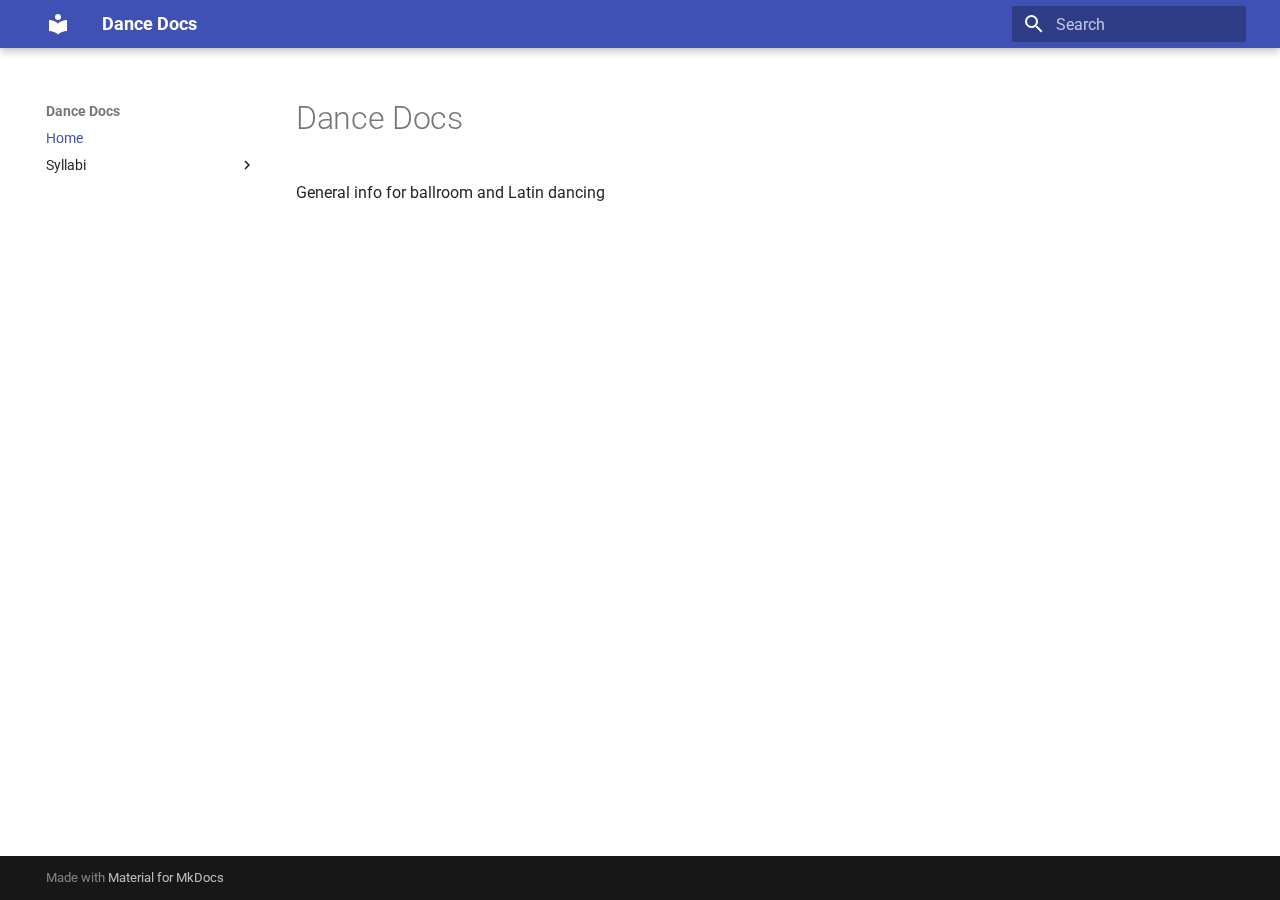
<file: docs/index.html>
<!doctype html>
<html lang="en" class="no-js">
  <head>
    
      <meta charset="utf-8">
      <meta name="viewport" content="width=device-width,initial-scale=1">
      
      
      
        <link rel="canonical" href="https://jakegatsby.github.io/dance/">
      
      
      
        <link rel="next" href="syllabi/hustle/">
      
      
      <link rel="icon" href="assets/images/favicon.png">
      <meta name="generator" content="mkdocs-1.6.1, mkdocs-material-9.6.9">
    
    
      
        <title>Dance Docs</title>
      
    
    
      <link rel="stylesheet" href="assets/stylesheets/main.4af4bdda.min.css">
      
      


    
    
      
    
    
      
        
        
        <link rel="preconnect" href="https://fonts.gstatic.com" crossorigin>
        <link rel="stylesheet" href="https://fonts.googleapis.com/css?family=Roboto:300,300i,400,400i,700,700i%7CRoboto+Mono:400,400i,700,700i&display=fallback">
        <style>:root{--md-text-font:"Roboto";--md-code-font:"Roboto Mono"}</style>
      
    
    
    <script>__md_scope=new URL(".",location),__md_hash=e=>[...e].reduce(((e,_)=>(e<<5)-e+_.charCodeAt(0)),0),__md_get=(e,_=localStorage,t=__md_scope)=>JSON.parse(_.getItem(t.pathname+"."+e)),__md_set=(e,_,t=localStorage,a=__md_scope)=>{try{t.setItem(a.pathname+"."+e,JSON.stringify(_))}catch(e){}}</script>
    
      

    
    
    
  </head>
  
  
    <body dir="ltr">
  
    
    <input class="md-toggle" data-md-toggle="drawer" type="checkbox" id="__drawer" autocomplete="off">
    <input class="md-toggle" data-md-toggle="search" type="checkbox" id="__search" autocomplete="off">
    <label class="md-overlay" for="__drawer"></label>
    <div data-md-component="skip">
      
        
        <a href="#dance-docs" class="md-skip">
          Skip to content
        </a>
      
    </div>
    <div data-md-component="announce">
      
    </div>
    
    
      

  

<header class="md-header md-header--shadow" data-md-component="header">
  <nav class="md-header__inner md-grid" aria-label="Header">
    <a href="." title="Dance Docs" class="md-header__button md-logo" aria-label="Dance Docs" data-md-component="logo">
      
  
  <svg xmlns="http://www.w3.org/2000/svg" viewBox="0 0 24 24"><path d="M12 8a3 3 0 0 0 3-3 3 3 0 0 0-3-3 3 3 0 0 0-3 3 3 3 0 0 0 3 3m0 3.54C9.64 9.35 6.5 8 3 8v11c3.5 0 6.64 1.35 9 3.54 2.36-2.19 5.5-3.54 9-3.54V8c-3.5 0-6.64 1.35-9 3.54"/></svg>

    </a>
    <label class="md-header__button md-icon" for="__drawer">
      
      <svg xmlns="http://www.w3.org/2000/svg" viewBox="0 0 24 24"><path d="M3 6h18v2H3zm0 5h18v2H3zm0 5h18v2H3z"/></svg>
    </label>
    <div class="md-header__title" data-md-component="header-title">
      <div class="md-header__ellipsis">
        <div class="md-header__topic">
          <span class="md-ellipsis">
            Dance Docs
          </span>
        </div>
        <div class="md-header__topic" data-md-component="header-topic">
          <span class="md-ellipsis">
            
              Home
            
          </span>
        </div>
      </div>
    </div>
    
    
      <script>var palette=__md_get("__palette");if(palette&&palette.color){if("(prefers-color-scheme)"===palette.color.media){var media=matchMedia("(prefers-color-scheme: light)"),input=document.querySelector(media.matches?"[data-md-color-media='(prefers-color-scheme: light)']":"[data-md-color-media='(prefers-color-scheme: dark)']");palette.color.media=input.getAttribute("data-md-color-media"),palette.color.scheme=input.getAttribute("data-md-color-scheme"),palette.color.primary=input.getAttribute("data-md-color-primary"),palette.color.accent=input.getAttribute("data-md-color-accent")}for(var[key,value]of Object.entries(palette.color))document.body.setAttribute("data-md-color-"+key,value)}</script>
    
    
    
      <label class="md-header__button md-icon" for="__search">
        
        <svg xmlns="http://www.w3.org/2000/svg" viewBox="0 0 24 24"><path d="M9.5 3A6.5 6.5 0 0 1 16 9.5c0 1.61-.59 3.09-1.56 4.23l.27.27h.79l5 5-1.5 1.5-5-5v-.79l-.27-.27A6.52 6.52 0 0 1 9.5 16 6.5 6.5 0 0 1 3 9.5 6.5 6.5 0 0 1 9.5 3m0 2C7 5 5 7 5 9.5S7 14 9.5 14 14 12 14 9.5 12 5 9.5 5"/></svg>
      </label>
      <div class="md-search" data-md-component="search" role="dialog">
  <label class="md-search__overlay" for="__search"></label>
  <div class="md-search__inner" role="search">
    <form class="md-search__form" name="search">
      <input type="text" class="md-search__input" name="query" aria-label="Search" placeholder="Search" autocapitalize="off" autocorrect="off" autocomplete="off" spellcheck="false" data-md-component="search-query" required>
      <label class="md-search__icon md-icon" for="__search">
        
        <svg xmlns="http://www.w3.org/2000/svg" viewBox="0 0 24 24"><path d="M9.5 3A6.5 6.5 0 0 1 16 9.5c0 1.61-.59 3.09-1.56 4.23l.27.27h.79l5 5-1.5 1.5-5-5v-.79l-.27-.27A6.52 6.52 0 0 1 9.5 16 6.5 6.5 0 0 1 3 9.5 6.5 6.5 0 0 1 9.5 3m0 2C7 5 5 7 5 9.5S7 14 9.5 14 14 12 14 9.5 12 5 9.5 5"/></svg>
        
        <svg xmlns="http://www.w3.org/2000/svg" viewBox="0 0 24 24"><path d="M20 11v2H8l5.5 5.5-1.42 1.42L4.16 12l7.92-7.92L13.5 5.5 8 11z"/></svg>
      </label>
      <nav class="md-search__options" aria-label="Search">
        
        <button type="reset" class="md-search__icon md-icon" title="Clear" aria-label="Clear" tabindex="-1">
          
          <svg xmlns="http://www.w3.org/2000/svg" viewBox="0 0 24 24"><path d="M19 6.41 17.59 5 12 10.59 6.41 5 5 6.41 10.59 12 5 17.59 6.41 19 12 13.41 17.59 19 19 17.59 13.41 12z"/></svg>
        </button>
      </nav>
      
    </form>
    <div class="md-search__output">
      <div class="md-search__scrollwrap" tabindex="0" data-md-scrollfix>
        <div class="md-search-result" data-md-component="search-result">
          <div class="md-search-result__meta">
            Initializing search
          </div>
          <ol class="md-search-result__list" role="presentation"></ol>
        </div>
      </div>
    </div>
  </div>
</div>
    
    
  </nav>
  
</header>
    
    <div class="md-container" data-md-component="container">
      
      
        
          
        
      
      <main class="md-main" data-md-component="main">
        <div class="md-main__inner md-grid">
          
            
              
              <div class="md-sidebar md-sidebar--primary" data-md-component="sidebar" data-md-type="navigation" >
                <div class="md-sidebar__scrollwrap">
                  <div class="md-sidebar__inner">
                    



<nav class="md-nav md-nav--primary" aria-label="Navigation" data-md-level="0">
  <label class="md-nav__title" for="__drawer">
    <a href="." title="Dance Docs" class="md-nav__button md-logo" aria-label="Dance Docs" data-md-component="logo">
      
  
  <svg xmlns="http://www.w3.org/2000/svg" viewBox="0 0 24 24"><path d="M12 8a3 3 0 0 0 3-3 3 3 0 0 0-3-3 3 3 0 0 0-3 3 3 3 0 0 0 3 3m0 3.54C9.64 9.35 6.5 8 3 8v11c3.5 0 6.64 1.35 9 3.54 2.36-2.19 5.5-3.54 9-3.54V8c-3.5 0-6.64 1.35-9 3.54"/></svg>

    </a>
    Dance Docs
  </label>
  
  <ul class="md-nav__list" data-md-scrollfix>
    
      
      
  
  
    
  
  
  
    <li class="md-nav__item md-nav__item--active">
      
      <input class="md-nav__toggle md-toggle" type="checkbox" id="__toc">
      
      
        
      
      
      <a href="." class="md-nav__link md-nav__link--active">
        
  
  <span class="md-ellipsis">
    Home
    
  </span>
  

      </a>
      
    </li>
  

    
      
      
  
  
  
  
    
    
    
    
    <li class="md-nav__item md-nav__item--nested">
      
        
        
        <input class="md-nav__toggle md-toggle " type="checkbox" id="__nav_2" >
        
          
          <label class="md-nav__link" for="__nav_2" id="__nav_2_label" tabindex="0">
            
  
  <span class="md-ellipsis">
    Syllabi
    
  </span>
  

            <span class="md-nav__icon md-icon"></span>
          </label>
        
        <nav class="md-nav" data-md-level="1" aria-labelledby="__nav_2_label" aria-expanded="false">
          <label class="md-nav__title" for="__nav_2">
            <span class="md-nav__icon md-icon"></span>
            Syllabi
          </label>
          <ul class="md-nav__list" data-md-scrollfix>
            
              
                
  
  
  
  
    <li class="md-nav__item">
      <a href="syllabi/hustle/" class="md-nav__link">
        
  
  <span class="md-ellipsis">
    Hustle
    
  </span>
  

      </a>
    </li>
  

              
            
              
                
  
  
  
  
    <li class="md-nav__item">
      <a href="syllabi/east-coast-swing/" class="md-nav__link">
        
  
  <span class="md-ellipsis">
    East Coast Swing
    
  </span>
  

      </a>
    </li>
  

              
            
          </ul>
        </nav>
      
    </li>
  

    
  </ul>
</nav>
                  </div>
                </div>
              </div>
            
            
              
              <div class="md-sidebar md-sidebar--secondary" data-md-component="sidebar" data-md-type="toc" >
                <div class="md-sidebar__scrollwrap">
                  <div class="md-sidebar__inner">
                    

<nav class="md-nav md-nav--secondary" aria-label="Table of contents">
  
  
  
    
  
  
</nav>
                  </div>
                </div>
              </div>
            
          
          
            <div class="md-content" data-md-component="content">
              <article class="md-content__inner md-typeset">
                
                  



<h1 id="dance-docs">Dance Docs</h1>
<p>General info for ballroom and Latin dancing</p>












                
              </article>
            </div>
          
          
<script>var target=document.getElementById(location.hash.slice(1));target&&target.name&&(target.checked=target.name.startsWith("__tabbed_"))</script>
        </div>
        
      </main>
      
        <footer class="md-footer">
  
  <div class="md-footer-meta md-typeset">
    <div class="md-footer-meta__inner md-grid">
      <div class="md-copyright">
  
  
    Made with
    <a href="https://squidfunk.github.io/mkdocs-material/" target="_blank" rel="noopener">
      Material for MkDocs
    </a>
  
</div>
      
    </div>
  </div>
</footer>
      
    </div>
    <div class="md-dialog" data-md-component="dialog">
      <div class="md-dialog__inner md-typeset"></div>
    </div>
    
    
    <script id="__config" type="application/json">{"base": ".", "features": [], "search": "assets/javascripts/workers/search.f8cc74c7.min.js", "translations": {"clipboard.copied": "Copied to clipboard", "clipboard.copy": "Copy to clipboard", "search.result.more.one": "1 more on this page", "search.result.more.other": "# more on this page", "search.result.none": "No matching documents", "search.result.one": "1 matching document", "search.result.other": "# matching documents", "search.result.placeholder": "Type to start searching", "search.result.term.missing": "Missing", "select.version": "Select version"}}</script>
    
    
      <script src="assets/javascripts/bundle.c8b220af.min.js"></script>
      
    
  </body>
</html>
</file>
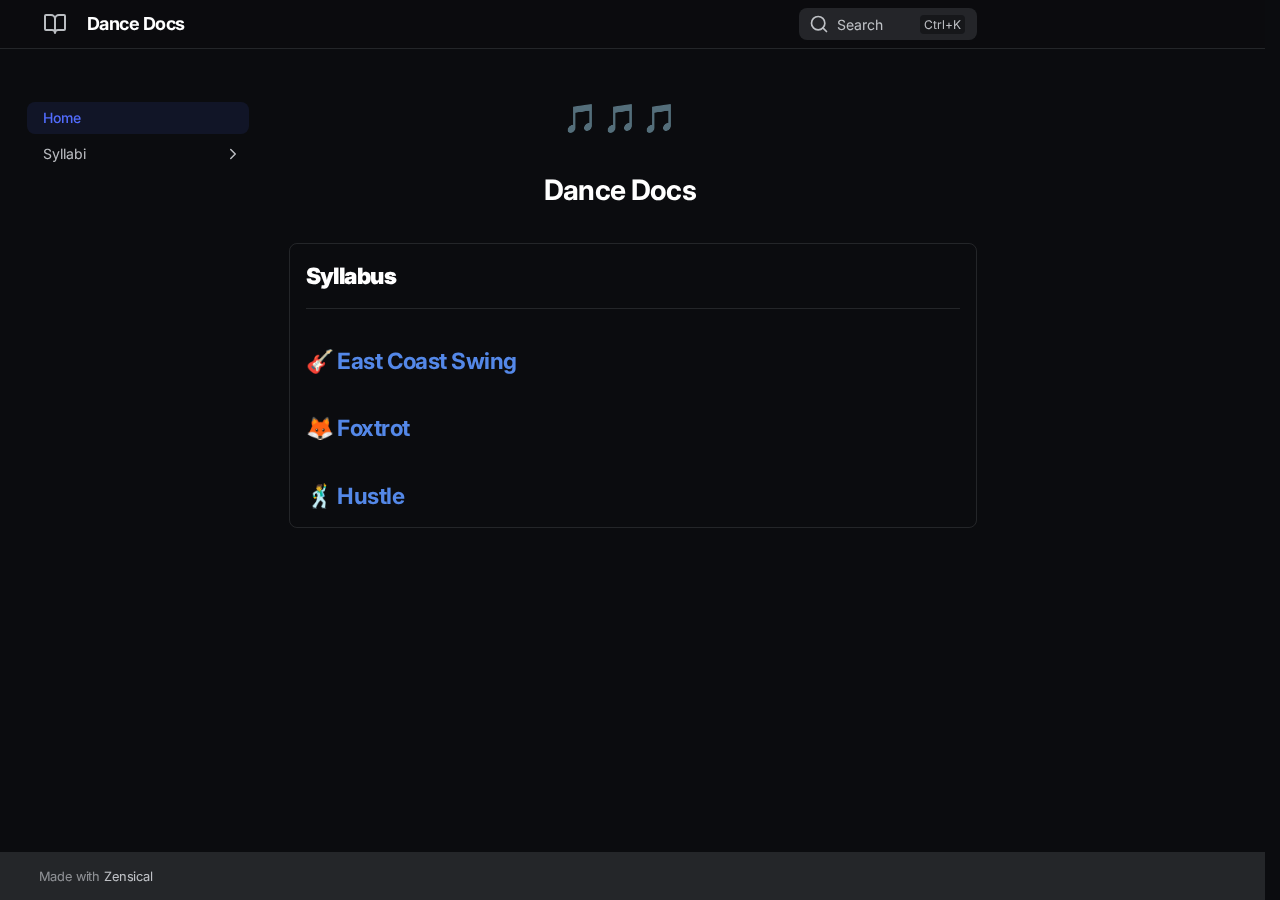
<file: docs/site/index.html>
<!doctype html>
<html lang="en" class="no-js">
  <head>
    
      <meta charset="utf-8">
      <meta name="viewport" content="width=device-width,initial-scale=1">
      
      
      
        <link rel="canonical" href="https://jakegatsby.github.io/dance/">
      
      
      
        <link rel="next" href="./syllabi/east-coast-swing/">
      
      
        
      
      
      <link rel="icon" href="./assets/images/favicon.png">
      <meta name="generator" content="zensical-0.0.24">
    
    
      
        <title>🎵 🎵 🎵 - Dance Docs</title>
      
    
    
      
        
      
      <link rel="stylesheet" href="./assets/stylesheets/modern/main.28978c9b.min.css">
      
        
          
        
        <link rel="stylesheet" href="./assets/stylesheets/modern/palette.dfe2e883.min.css">
      
      


    
    
      
    
    
      
        
        
        <link rel="preconnect" href="https://fonts.gstatic.com" crossorigin>
        <link rel="stylesheet" href="https://fonts.googleapis.com/css?family=Inter:300,300i,400,400i,500,500i,700,700i%7CJetBrains+Mono:400,400i,700,700i&display=fallback">
        <style>:root{--md-text-font:"Inter";--md-code-font:"JetBrains Mono"}</style>
      
    
    
      <link rel="stylesheet" href="./stylesheets/extra.css">
    
    <script>__md_scope=new URL(".",location),__md_hash=e=>[...e].reduce(((e,t)=>(e<<5)-e+t.charCodeAt(0)),0),__md_get=(e,t=localStorage,a=__md_scope)=>JSON.parse(t.getItem(a.pathname+"."+e)),__md_set=(e,t,a=localStorage,_=__md_scope)=>{try{a.setItem(_.pathname+"."+e,JSON.stringify(t))}catch(e){}},document.documentElement.setAttribute("data-platform",navigator.platform)</script>
    
      

    
    
  </head>
  
  
    
    
      
    
    
    
    
    <body dir="ltr" data-md-color-scheme="slate" data-md-color-primary="indigo" data-md-color-accent="indigo">
  
    
    <input class="md-toggle" data-md-toggle="drawer" type="checkbox" id="__drawer" autocomplete="off">
    <input class="md-toggle" data-md-toggle="search" type="checkbox" id="__search" autocomplete="off">
    <label class="md-overlay" for="__drawer"></label>
    <div data-md-component="skip">
      
        
        <a href="#_1" class="md-skip">
          Skip to content
        </a>
      
    </div>
    <div data-md-component="announce">
      
    </div>
    
    
      

  

<header class="md-header md-header--shadow" data-md-component="header">
  <nav class="md-header__inner md-grid" aria-label="Header">
    <a href="" title="Dance Docs" class="md-header__button md-logo" aria-label="Dance Docs" data-md-component="logo">
      
  
  <svg xmlns="http://www.w3.org/2000/svg" fill="none" stroke="currentColor" stroke-linecap="round" stroke-linejoin="round" stroke-width="2" class="lucide lucide-book-open" viewBox="0 0 24 24"><path d="M12 7v14M3 18a1 1 0 0 1-1-1V4a1 1 0 0 1 1-1h5a4 4 0 0 1 4 4 4 4 0 0 1 4-4h5a1 1 0 0 1 1 1v13a1 1 0 0 1-1 1h-6a3 3 0 0 0-3 3 3 3 0 0 0-3-3z"/></svg>

    </a>
    <label class="md-header__button md-icon" for="__drawer">
      
      <svg xmlns="http://www.w3.org/2000/svg" fill="none" stroke="currentColor" stroke-linecap="round" stroke-linejoin="round" stroke-width="2" class="lucide lucide-menu" viewBox="0 0 24 24"><path d="M4 5h16M4 12h16M4 19h16"/></svg>
    </label>
    <div class="md-header__title" data-md-component="header-title">
      <div class="md-header__ellipsis">
        <div class="md-header__topic">
          <span class="md-ellipsis">
            Dance Docs
          </span>
        </div>
        <div class="md-header__topic" data-md-component="header-topic">
          <span class="md-ellipsis">
            
              🎵 🎵 🎵
            
          </span>
        </div>
      </div>
    </div>
    
      
        <form class="md-header__option" data-md-component="palette">
  
    
    
    
    <input class="md-option" data-md-color-media="(prefers-color-scheme: dark)" data-md-color-scheme="slate" data-md-color-primary="indigo" data-md-color-accent="indigo"  aria-hidden="true"  type="radio" name="__palette" id="__palette_0">
    
  
</form>
      
    
    
      <script>var palette=__md_get("__palette");if(palette&&palette.color){if("(prefers-color-scheme)"===palette.color.media){var media=matchMedia("(prefers-color-scheme: light)"),input=document.querySelector(media.matches?"[data-md-color-media='(prefers-color-scheme: light)']":"[data-md-color-media='(prefers-color-scheme: dark)']");palette.color.media=input.getAttribute("data-md-color-media"),palette.color.scheme=input.getAttribute("data-md-color-scheme"),palette.color.primary=input.getAttribute("data-md-color-primary"),palette.color.accent=input.getAttribute("data-md-color-accent")}for(var[key,value]of Object.entries(palette.color))document.body.setAttribute("data-md-color-"+key,value)}</script>
    
    
    
      
      
        <label class="md-header__button md-icon" for="__search">
          
          <svg xmlns="http://www.w3.org/2000/svg" fill="none" stroke="currentColor" stroke-linecap="round" stroke-linejoin="round" stroke-width="2" class="lucide lucide-search" viewBox="0 0 24 24"><path d="m21 21-4.34-4.34"/><circle cx="11" cy="11" r="8"/></svg>
        </label>
        <div class="md-search" data-md-component="search" role="dialog" aria-label="Search">
  <button type="button" class="md-search__button">
    Search
  </button>
</div>
      
    
    <div class="md-header__source">
      
    </div>
  </nav>
  
</header>
    
    <div class="md-container" data-md-component="container">
      
      
        
          
        
      
      <main class="md-main" data-md-component="main">
        <div class="md-main__inner md-grid">
          
            
              
              <div class="md-sidebar md-sidebar--primary" data-md-component="sidebar" data-md-type="navigation" >
                <div class="md-sidebar__scrollwrap">
                  <div class="md-sidebar__inner">
                    



<nav class="md-nav md-nav--primary" aria-label="Navigation" data-md-level="0">
  <label class="md-nav__title" for="__drawer">
    <a href="" title="Dance Docs" class="md-nav__button md-logo" aria-label="Dance Docs" data-md-component="logo">
      
  
  <svg xmlns="http://www.w3.org/2000/svg" fill="none" stroke="currentColor" stroke-linecap="round" stroke-linejoin="round" stroke-width="2" class="lucide lucide-book-open" viewBox="0 0 24 24"><path d="M12 7v14M3 18a1 1 0 0 1-1-1V4a1 1 0 0 1 1-1h5a4 4 0 0 1 4 4 4 4 0 0 1 4-4h5a1 1 0 0 1 1 1v13a1 1 0 0 1-1 1h-6a3 3 0 0 0-3 3 3 3 0 0 0-3-3z"/></svg>

    </a>
    Dance Docs
  </label>
  
  <ul class="md-nav__list" data-md-scrollfix>
    
      
      
  
  
    
  
  
  
    <li class="md-nav__item md-nav__item--active">
      
      <input class="md-nav__toggle md-toggle" type="checkbox" id="__toc">
      
      
        
      
      
      <a href="" class="md-nav__link md-nav__link--active">
        
  
  
  <span class="md-ellipsis">
    
  
    Home
  

    
  </span>
  
  

      </a>
      
    </li>
  

    
      
      
  
  
  
  
    
    
    
    
    
    <li class="md-nav__item md-nav__item--nested">
      
        
        
        <input class="md-nav__toggle md-toggle " type="checkbox" id="__nav_2" >
        
          
          <label class="md-nav__link" for="__nav_2" id="__nav_2_label" tabindex="0">
            
  
  
  <span class="md-ellipsis">
    
  
    Syllabi
  

    
  </span>
  
  

            <span class="md-nav__icon md-icon"></span>
          </label>
        
        <nav class="md-nav" data-md-level="1" aria-labelledby="__nav_2_label" aria-expanded="false">
          <label class="md-nav__title" for="__nav_2">
            <span class="md-nav__icon md-icon"></span>
            
  
    Syllabi
  

          </label>
          <ul class="md-nav__list" data-md-scrollfix>
            
              
                
  
  
  
  
    <li class="md-nav__item">
      <a href="./syllabi/east-coast-swing/" class="md-nav__link">
        
  
  
  <span class="md-ellipsis">
    
  
    East Coast Swing
  

    
  </span>
  
  

      </a>
    </li>
  

              
            
              
                
  
  
  
  
    <li class="md-nav__item">
      <a href="./syllabi/foxtrot/" class="md-nav__link">
        
  
  
  <span class="md-ellipsis">
    
  
    Foxtrot
  

    
  </span>
  
  

      </a>
    </li>
  

              
            
              
                
  
  
  
  
    <li class="md-nav__item">
      <a href="./syllabi/hustle/" class="md-nav__link">
        
  
  
  <span class="md-ellipsis">
    
  
    Hustle
  

    
  </span>
  
  

      </a>
    </li>
  

              
            
          </ul>
        </nav>
      
    </li>
  

    
  </ul>
</nav>
                  </div>
                </div>
              </div>
            
            
              
              <div class="md-sidebar md-sidebar--secondary" data-md-component="sidebar" data-md-type="toc" >
                <div class="md-sidebar__scrollwrap">
                  <div class="md-sidebar__inner">
                    


<nav class="md-nav md-nav--secondary" aria-label="On this page">
  
  
  
    
  
  
</nav>
                  </div>
                </div>
              </div>
            
          
          
            <div class="md-content" data-md-component="content">
              
              <article class="md-content__inner md-typeset">
                
                  

<h1 id="_1">🎵 🎵 🎵<a class="headerlink" href="#_1" title="Permanent link">&para;</a></h1>
<h1 id="dance-docs">Dance Docs<a class="headerlink" href="#dance-docs" title="Permanent link">&para;</a></h1>
<div class="grid cards">
<ul>
<li>
<h2 id="syllabus"><strong>Syllabus</strong><a class="headerlink" href="#syllabus" title="Permanent link">&para;</a></h2>
<hr />
<h2 id="east-coast-swing"><a href="syllabi/east-coast-swing/">🎸 East Coast Swing</a><a class="headerlink" href="#east-coast-swing" title="Permanent link">&para;</a></h2>
<h2 id="foxtrot"><a href="syllabi/foxtrot/">🦊 Foxtrot</a><a class="headerlink" href="#foxtrot" title="Permanent link">&para;</a></h2>
<h2 id="hustle"><a href="syllabi/hustle/">🕺 Hustle</a><a class="headerlink" href="#hustle" title="Permanent link">&para;</a></h2>
</li>
</ul>
</div>














                
              </article>
            </div>
          
          
<script>var target=document.getElementById(location.hash.slice(1));target&&target.name&&(target.checked=target.name.startsWith("__tabbed_"))</script>
        </div>
        
      </main>
      
        <footer class="md-footer">
  
  <div class="md-footer-meta md-typeset">
    <div class="md-footer-meta__inner md-grid">
      <div class="md-copyright">
  
  
    Made with
    <a href="https://zensical.org/" target="_blank" rel="noopener">
      Zensical
    </a>
  
</div>
      
    </div>
  </div>
</footer>
      
    </div>
    <div class="md-dialog" data-md-component="dialog">
      <div class="md-dialog__inner md-typeset"></div>
    </div>
    
    
    
      
      
      
      <script id="__config" type="application/json">{"annotate":null,"base":".","features":[],"search":"./assets/javascripts/workers/search.e2d2d235.min.js","tags":null,"translations":{"clipboard.copied":"Copied to clipboard","clipboard.copy":"Copy to clipboard","search.result.more.one":"1 more on this page","search.result.more.other":"# more on this page","search.result.none":"No matching documents","search.result.one":"1 matching document","search.result.other":"# matching documents","search.result.placeholder":"Type to start searching","search.result.term.missing":"Missing","select.version":"Select version"},"version":null}</script>
    
    
      <script src="./assets/javascripts/bundle.16f8adc2.min.js"></script>
      
    
  </body>
</html>
</file>
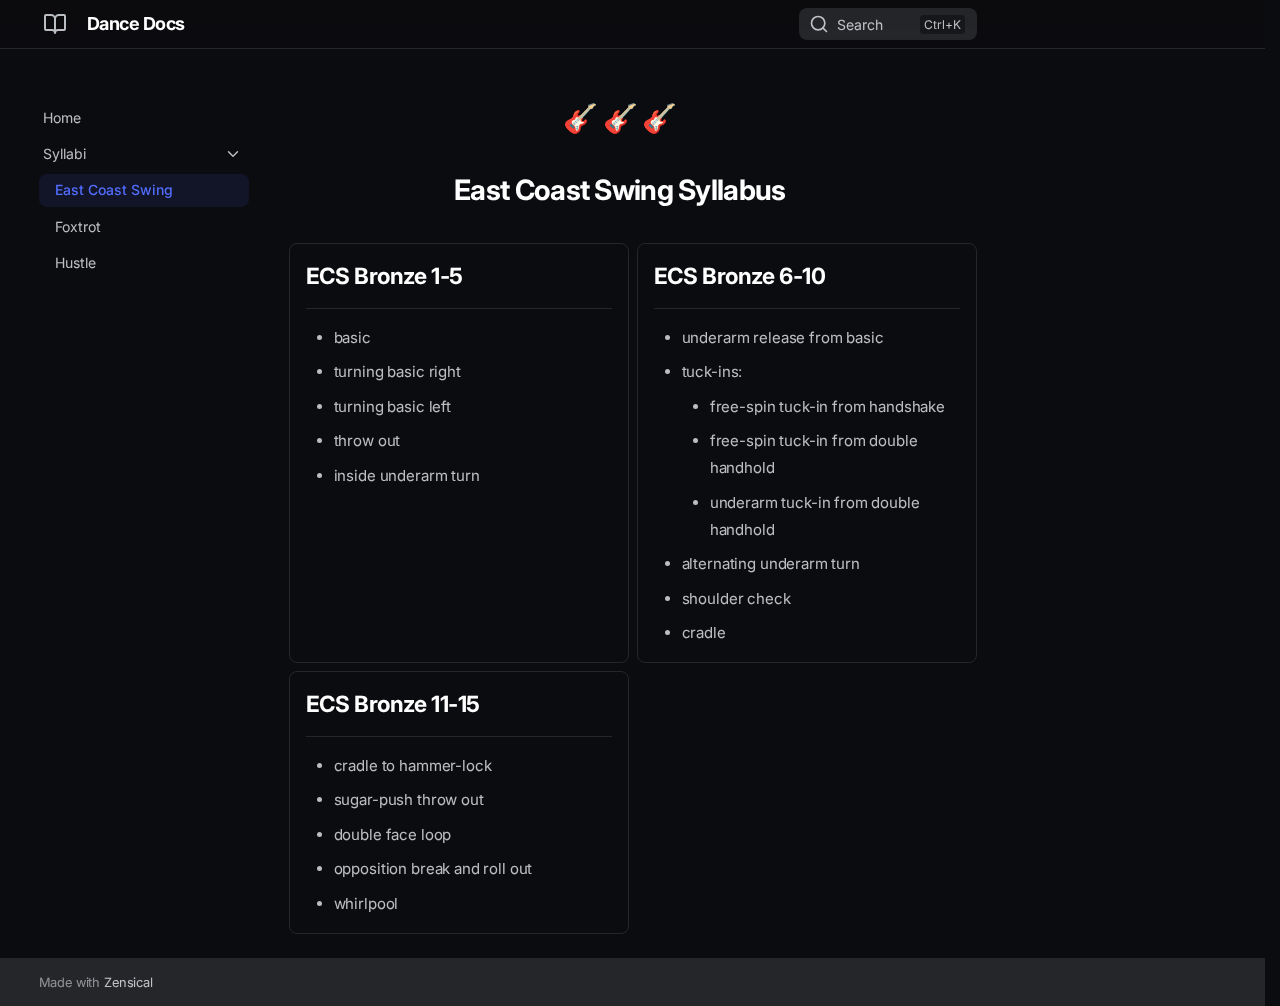
<file: docs/syllabi/east-coast-swing/index.html>
<!doctype html>
<html lang="en" class="no-js">
  <head>
    
      <meta charset="utf-8">
      <meta name="viewport" content="width=device-width,initial-scale=1">
      
      
      
        <link rel="canonical" href="https://jakegatsby.github.io/dance/syllabi/east-coast-swing/">
      
      
        <link rel="prev" href="../..">
      
      
        <link rel="next" href="../foxtrot/">
      
      
        
      
      
      <link rel="icon" href="../../assets/images/favicon.png">
      <meta name="generator" content="zensical-0.0.24">
    
    
      
        <title>🎸 🎸 🎸 - Dance Docs</title>
      
    
    
      
        
      
      <link rel="stylesheet" href="../../assets/stylesheets/modern/main.28978c9b.min.css">
      
        
          
        
        <link rel="stylesheet" href="../../assets/stylesheets/modern/palette.dfe2e883.min.css">
      
      


    
    
      
    
    
      
        
        
        <link rel="preconnect" href="https://fonts.gstatic.com" crossorigin>
        <link rel="stylesheet" href="https://fonts.googleapis.com/css?family=Inter:300,300i,400,400i,500,500i,700,700i%7CJetBrains+Mono:400,400i,700,700i&display=fallback">
        <style>:root{--md-text-font:"Inter";--md-code-font:"JetBrains Mono"}</style>
      
    
    
      <link rel="stylesheet" href="../../stylesheets/extra.css">
    
    <script>__md_scope=new URL("../..",location),__md_hash=e=>[...e].reduce(((e,t)=>(e<<5)-e+t.charCodeAt(0)),0),__md_get=(e,t=localStorage,a=__md_scope)=>JSON.parse(t.getItem(a.pathname+"."+e)),__md_set=(e,t,a=localStorage,_=__md_scope)=>{try{a.setItem(_.pathname+"."+e,JSON.stringify(t))}catch(e){}},document.documentElement.setAttribute("data-platform",navigator.platform)</script>
    
      

    
    
  </head>
  
  
    
    
      
    
    
    
    
    <body dir="ltr" data-md-color-scheme="slate" data-md-color-primary="indigo" data-md-color-accent="indigo">
  
    
    <input class="md-toggle" data-md-toggle="drawer" type="checkbox" id="__drawer" autocomplete="off">
    <input class="md-toggle" data-md-toggle="search" type="checkbox" id="__search" autocomplete="off">
    <label class="md-overlay" for="__drawer"></label>
    <div data-md-component="skip">
      
        
        <a href="#_1" class="md-skip">
          Skip to content
        </a>
      
    </div>
    <div data-md-component="announce">
      
    </div>
    
    
      

  

<header class="md-header md-header--shadow" data-md-component="header">
  <nav class="md-header__inner md-grid" aria-label="Header">
    <a href="../.." title="Dance Docs" class="md-header__button md-logo" aria-label="Dance Docs" data-md-component="logo">
      
  
  <svg xmlns="http://www.w3.org/2000/svg" fill="none" stroke="currentColor" stroke-linecap="round" stroke-linejoin="round" stroke-width="2" class="lucide lucide-book-open" viewBox="0 0 24 24"><path d="M12 7v14M3 18a1 1 0 0 1-1-1V4a1 1 0 0 1 1-1h5a4 4 0 0 1 4 4 4 4 0 0 1 4-4h5a1 1 0 0 1 1 1v13a1 1 0 0 1-1 1h-6a3 3 0 0 0-3 3 3 3 0 0 0-3-3z"/></svg>

    </a>
    <label class="md-header__button md-icon" for="__drawer">
      
      <svg xmlns="http://www.w3.org/2000/svg" fill="none" stroke="currentColor" stroke-linecap="round" stroke-linejoin="round" stroke-width="2" class="lucide lucide-menu" viewBox="0 0 24 24"><path d="M4 5h16M4 12h16M4 19h16"/></svg>
    </label>
    <div class="md-header__title" data-md-component="header-title">
      <div class="md-header__ellipsis">
        <div class="md-header__topic">
          <span class="md-ellipsis">
            Dance Docs
          </span>
        </div>
        <div class="md-header__topic" data-md-component="header-topic">
          <span class="md-ellipsis">
            
              🎸 🎸 🎸
            
          </span>
        </div>
      </div>
    </div>
    
      
        <form class="md-header__option" data-md-component="palette">
  
    
    
    
    <input class="md-option" data-md-color-media="(prefers-color-scheme: dark)" data-md-color-scheme="slate" data-md-color-primary="indigo" data-md-color-accent="indigo"  aria-hidden="true"  type="radio" name="__palette" id="__palette_0">
    
  
</form>
      
    
    
      <script>var palette=__md_get("__palette");if(palette&&palette.color){if("(prefers-color-scheme)"===palette.color.media){var media=matchMedia("(prefers-color-scheme: light)"),input=document.querySelector(media.matches?"[data-md-color-media='(prefers-color-scheme: light)']":"[data-md-color-media='(prefers-color-scheme: dark)']");palette.color.media=input.getAttribute("data-md-color-media"),palette.color.scheme=input.getAttribute("data-md-color-scheme"),palette.color.primary=input.getAttribute("data-md-color-primary"),palette.color.accent=input.getAttribute("data-md-color-accent")}for(var[key,value]of Object.entries(palette.color))document.body.setAttribute("data-md-color-"+key,value)}</script>
    
    
    
      
      
        <label class="md-header__button md-icon" for="__search">
          
          <svg xmlns="http://www.w3.org/2000/svg" fill="none" stroke="currentColor" stroke-linecap="round" stroke-linejoin="round" stroke-width="2" class="lucide lucide-search" viewBox="0 0 24 24"><path d="m21 21-4.34-4.34"/><circle cx="11" cy="11" r="8"/></svg>
        </label>
        <div class="md-search" data-md-component="search" role="dialog" aria-label="Search">
  <button type="button" class="md-search__button">
    Search
  </button>
</div>
      
    
    <div class="md-header__source">
      
    </div>
  </nav>
  
</header>
    
    <div class="md-container" data-md-component="container">
      
      
        
          
        
      
      <main class="md-main" data-md-component="main">
        <div class="md-main__inner md-grid">
          
            
              
              <div class="md-sidebar md-sidebar--primary" data-md-component="sidebar" data-md-type="navigation" >
                <div class="md-sidebar__scrollwrap">
                  <div class="md-sidebar__inner">
                    



<nav class="md-nav md-nav--primary" aria-label="Navigation" data-md-level="0">
  <label class="md-nav__title" for="__drawer">
    <a href="../.." title="Dance Docs" class="md-nav__button md-logo" aria-label="Dance Docs" data-md-component="logo">
      
  
  <svg xmlns="http://www.w3.org/2000/svg" fill="none" stroke="currentColor" stroke-linecap="round" stroke-linejoin="round" stroke-width="2" class="lucide lucide-book-open" viewBox="0 0 24 24"><path d="M12 7v14M3 18a1 1 0 0 1-1-1V4a1 1 0 0 1 1-1h5a4 4 0 0 1 4 4 4 4 0 0 1 4-4h5a1 1 0 0 1 1 1v13a1 1 0 0 1-1 1h-6a3 3 0 0 0-3 3 3 3 0 0 0-3-3z"/></svg>

    </a>
    Dance Docs
  </label>
  
  <ul class="md-nav__list" data-md-scrollfix>
    
      
      
  
  
  
  
    <li class="md-nav__item">
      <a href="../.." class="md-nav__link">
        
  
  
  <span class="md-ellipsis">
    
  
    Home
  

    
  </span>
  
  

      </a>
    </li>
  

    
      
      
  
  
    
  
  
  
    
    
    
    
    
    <li class="md-nav__item md-nav__item--active md-nav__item--nested">
      
        
        
        <input class="md-nav__toggle md-toggle " type="checkbox" id="__nav_2" checked>
        
          
          <label class="md-nav__link" for="__nav_2" id="__nav_2_label" tabindex="0">
            
  
  
  <span class="md-ellipsis">
    
  
    Syllabi
  

    
  </span>
  
  

            <span class="md-nav__icon md-icon"></span>
          </label>
        
        <nav class="md-nav" data-md-level="1" aria-labelledby="__nav_2_label" aria-expanded="true">
          <label class="md-nav__title" for="__nav_2">
            <span class="md-nav__icon md-icon"></span>
            
  
    Syllabi
  

          </label>
          <ul class="md-nav__list" data-md-scrollfix>
            
              
                
  
  
    
  
  
  
    <li class="md-nav__item md-nav__item--active">
      
      <input class="md-nav__toggle md-toggle" type="checkbox" id="__toc">
      
      
        
      
      
      <a href="././" class="md-nav__link md-nav__link--active">
        
  
  
  <span class="md-ellipsis">
    
  
    East Coast Swing
  

    
  </span>
  
  

      </a>
      
    </li>
  

              
            
              
                
  
  
  
  
    <li class="md-nav__item">
      <a href="../foxtrot/" class="md-nav__link">
        
  
  
  <span class="md-ellipsis">
    
  
    Foxtrot
  

    
  </span>
  
  

      </a>
    </li>
  

              
            
              
                
  
  
  
  
    <li class="md-nav__item">
      <a href="../hustle/" class="md-nav__link">
        
  
  
  <span class="md-ellipsis">
    
  
    Hustle
  

    
  </span>
  
  

      </a>
    </li>
  

              
            
          </ul>
        </nav>
      
    </li>
  

    
  </ul>
</nav>
                  </div>
                </div>
              </div>
            
            
              
              <div class="md-sidebar md-sidebar--secondary" data-md-component="sidebar" data-md-type="toc" >
                <div class="md-sidebar__scrollwrap">
                  <div class="md-sidebar__inner">
                    


<nav class="md-nav md-nav--secondary" aria-label="On this page">
  
  
  
    
  
  
</nav>
                  </div>
                </div>
              </div>
            
          
          
            <div class="md-content" data-md-component="content">
              
              <article class="md-content__inner md-typeset">
                
                  

<h1 id="_1">🎸 🎸 🎸<a class="headerlink" href="#_1" title="Permanent link">&para;</a></h1>
<h1 id="east-coast-swing-syllabus">East Coast Swing Syllabus<a class="headerlink" href="#east-coast-swing-syllabus" title="Permanent link">&para;</a></h1>
<div class="grid cards">
<ul>
<li>
<h2 id="ecs-bronze-1-5">ECS Bronze 1-5<a class="headerlink" href="#ecs-bronze-1-5" title="Permanent link">&para;</a></h2>
<hr />
<ul>
<li>basic</li>
<li>turning basic right</li>
<li>turning basic left</li>
<li>throw out</li>
<li>inside underarm turn</li>
</ul>
</li>
<li>
<h2 id="ecs-bronze-6-10">ECS Bronze 6-10<a class="headerlink" href="#ecs-bronze-6-10" title="Permanent link">&para;</a></h2>
<hr />
<ul>
<li>underarm release from basic</li>
<li>tuck-ins:<ul>
<li>free-spin tuck-in from handshake</li>
<li>free-spin tuck-in from double handhold</li>
<li>underarm tuck-in from double handhold</li>
</ul>
</li>
<li>alternating underarm turn</li>
<li>shoulder check</li>
<li>cradle</li>
</ul>
</li>
<li>
<h2 id="ecs-bronze-11-15">ECS Bronze 11-15<a class="headerlink" href="#ecs-bronze-11-15" title="Permanent link">&para;</a></h2>
<hr />
<ul>
<li>cradle to hammer-lock</li>
<li>sugar-push throw out</li>
<li>double face loop</li>
<li>opposition break and roll out</li>
<li>whirlpool</li>
</ul>
</li>
</ul>
</div>














                
              </article>
            </div>
          
          
<script>var target=document.getElementById(location.hash.slice(1));target&&target.name&&(target.checked=target.name.startsWith("__tabbed_"))</script>
        </div>
        
      </main>
      
        <footer class="md-footer">
  
  <div class="md-footer-meta md-typeset">
    <div class="md-footer-meta__inner md-grid">
      <div class="md-copyright">
  
  
    Made with
    <a href="https://zensical.org/" target="_blank" rel="noopener">
      Zensical
    </a>
  
</div>
      
    </div>
  </div>
</footer>
      
    </div>
    <div class="md-dialog" data-md-component="dialog">
      <div class="md-dialog__inner md-typeset"></div>
    </div>
    
    
    
      
      
      
      <script id="__config" type="application/json">{"annotate":null,"base":"../..","features":[],"search":"../../assets/javascripts/workers/search.e2d2d235.min.js","tags":null,"translations":{"clipboard.copied":"Copied to clipboard","clipboard.copy":"Copy to clipboard","search.result.more.one":"1 more on this page","search.result.more.other":"# more on this page","search.result.none":"No matching documents","search.result.one":"1 matching document","search.result.other":"# matching documents","search.result.placeholder":"Type to start searching","search.result.term.missing":"Missing","select.version":"Select version"},"version":null}</script>
    
    
      <script src="../../assets/javascripts/bundle.16f8adc2.min.js"></script>
      
    
  </body>
</html>
</file>
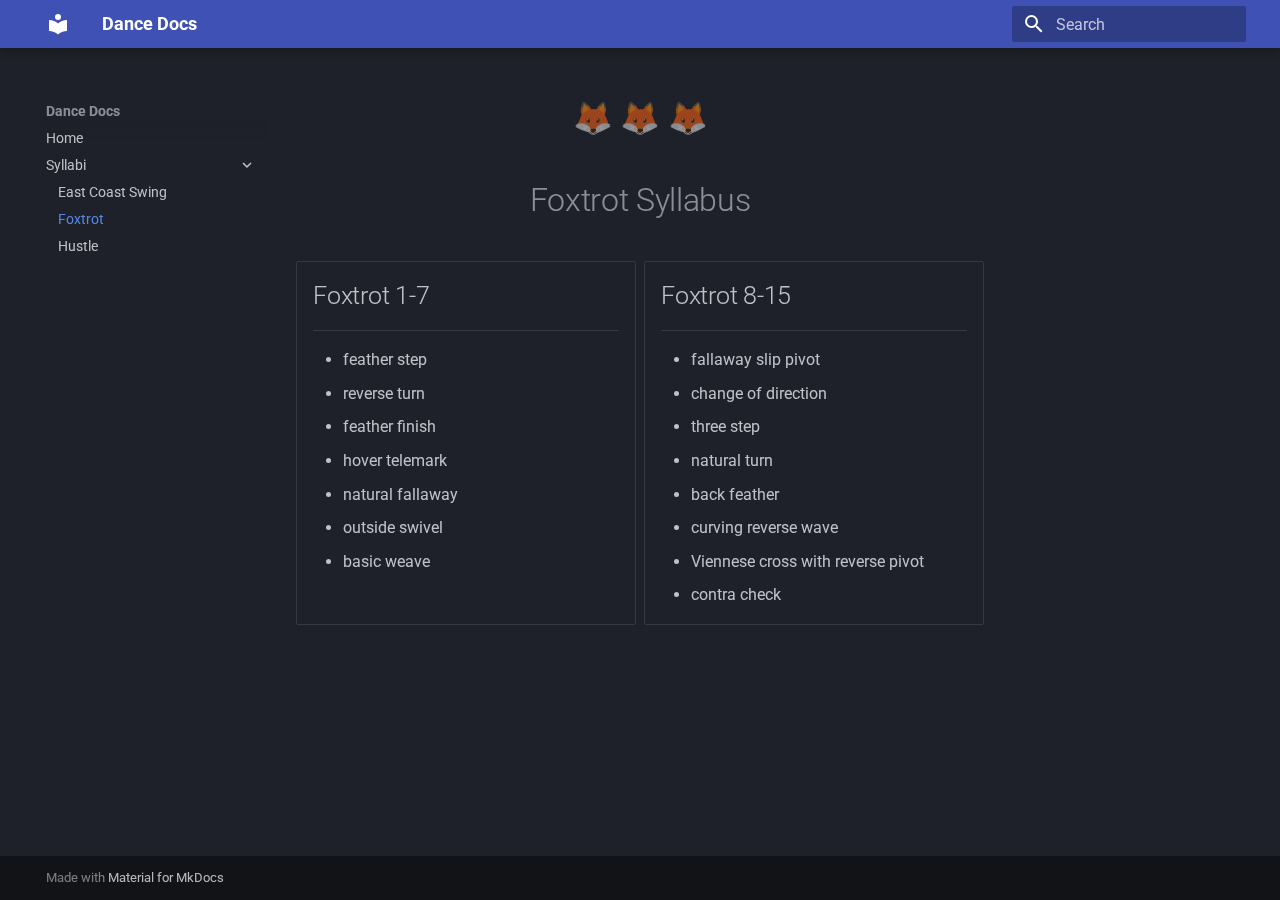
<file: docs/syllabi/foxtrot/index.html>
<!doctype html>
<html lang="en" class="no-js">
  <head>
    
      <meta charset="utf-8">
      <meta name="viewport" content="width=device-width,initial-scale=1">
      
      
      
        <link rel="canonical" href="https://jakegatsby.github.io/dance/syllabi/foxtrot/">
      
      
        <link rel="prev" href="../east-coast-swing/">
      
      
        <link rel="next" href="../hustle/">
      
      
      <link rel="icon" href="../../assets/images/favicon.png">
      <meta name="generator" content="mkdocs-1.6.1, mkdocs-material-9.6.9">
    
    
      
        <title>Foxtrot - Dance Docs</title>
      
    
    
      <link rel="stylesheet" href="../../assets/stylesheets/main.4af4bdda.min.css">
      
        
        <link rel="stylesheet" href="../../assets/stylesheets/palette.06af60db.min.css">
      
      


    
    
      
    
    
      
        
        
        <link rel="preconnect" href="https://fonts.gstatic.com" crossorigin>
        <link rel="stylesheet" href="https://fonts.googleapis.com/css?family=Roboto:300,300i,400,400i,700,700i%7CRoboto+Mono:400,400i,700,700i&display=fallback">
        <style>:root{--md-text-font:"Roboto";--md-code-font:"Roboto Mono"}</style>
      
    
    
      <link rel="stylesheet" href="../../stylesheets/custom.css">
    
    <script>__md_scope=new URL("../..",location),__md_hash=e=>[...e].reduce(((e,_)=>(e<<5)-e+_.charCodeAt(0)),0),__md_get=(e,_=localStorage,t=__md_scope)=>JSON.parse(_.getItem(t.pathname+"."+e)),__md_set=(e,_,t=localStorage,a=__md_scope)=>{try{t.setItem(a.pathname+"."+e,JSON.stringify(_))}catch(e){}}</script>
    
      

    
    
    
  </head>
  
  
    
    
      
    
    
    
    
    <body dir="ltr" data-md-color-scheme="slate" data-md-color-primary="indigo" data-md-color-accent="indigo">
  
    
    <input class="md-toggle" data-md-toggle="drawer" type="checkbox" id="__drawer" autocomplete="off">
    <input class="md-toggle" data-md-toggle="search" type="checkbox" id="__search" autocomplete="off">
    <label class="md-overlay" for="__drawer"></label>
    <div data-md-component="skip">
      
        
        <a href="#_1" class="md-skip">
          Skip to content
        </a>
      
    </div>
    <div data-md-component="announce">
      
    </div>
    
    
      

  

<header class="md-header md-header--shadow" data-md-component="header">
  <nav class="md-header__inner md-grid" aria-label="Header">
    <a href="../.." title="Dance Docs" class="md-header__button md-logo" aria-label="Dance Docs" data-md-component="logo">
      
  
  <svg xmlns="http://www.w3.org/2000/svg" viewBox="0 0 24 24"><path d="M12 8a3 3 0 0 0 3-3 3 3 0 0 0-3-3 3 3 0 0 0-3 3 3 3 0 0 0 3 3m0 3.54C9.64 9.35 6.5 8 3 8v11c3.5 0 6.64 1.35 9 3.54 2.36-2.19 5.5-3.54 9-3.54V8c-3.5 0-6.64 1.35-9 3.54"/></svg>

    </a>
    <label class="md-header__button md-icon" for="__drawer">
      
      <svg xmlns="http://www.w3.org/2000/svg" viewBox="0 0 24 24"><path d="M3 6h18v2H3zm0 5h18v2H3zm0 5h18v2H3z"/></svg>
    </label>
    <div class="md-header__title" data-md-component="header-title">
      <div class="md-header__ellipsis">
        <div class="md-header__topic">
          <span class="md-ellipsis">
            Dance Docs
          </span>
        </div>
        <div class="md-header__topic" data-md-component="header-topic">
          <span class="md-ellipsis">
            
              Foxtrot
            
          </span>
        </div>
      </div>
    </div>
    
      
        <form class="md-header__option" data-md-component="palette">
  
    
    
    
    <input class="md-option" data-md-color-media="" data-md-color-scheme="slate" data-md-color-primary="indigo" data-md-color-accent="indigo"  aria-hidden="true"  type="radio" name="__palette" id="__palette_0">
    
  
</form>
      
    
    
      <script>var palette=__md_get("__palette");if(palette&&palette.color){if("(prefers-color-scheme)"===palette.color.media){var media=matchMedia("(prefers-color-scheme: light)"),input=document.querySelector(media.matches?"[data-md-color-media='(prefers-color-scheme: light)']":"[data-md-color-media='(prefers-color-scheme: dark)']");palette.color.media=input.getAttribute("data-md-color-media"),palette.color.scheme=input.getAttribute("data-md-color-scheme"),palette.color.primary=input.getAttribute("data-md-color-primary"),palette.color.accent=input.getAttribute("data-md-color-accent")}for(var[key,value]of Object.entries(palette.color))document.body.setAttribute("data-md-color-"+key,value)}</script>
    
    
    
      <label class="md-header__button md-icon" for="__search">
        
        <svg xmlns="http://www.w3.org/2000/svg" viewBox="0 0 24 24"><path d="M9.5 3A6.5 6.5 0 0 1 16 9.5c0 1.61-.59 3.09-1.56 4.23l.27.27h.79l5 5-1.5 1.5-5-5v-.79l-.27-.27A6.52 6.52 0 0 1 9.5 16 6.5 6.5 0 0 1 3 9.5 6.5 6.5 0 0 1 9.5 3m0 2C7 5 5 7 5 9.5S7 14 9.5 14 14 12 14 9.5 12 5 9.5 5"/></svg>
      </label>
      <div class="md-search" data-md-component="search" role="dialog">
  <label class="md-search__overlay" for="__search"></label>
  <div class="md-search__inner" role="search">
    <form class="md-search__form" name="search">
      <input type="text" class="md-search__input" name="query" aria-label="Search" placeholder="Search" autocapitalize="off" autocorrect="off" autocomplete="off" spellcheck="false" data-md-component="search-query" required>
      <label class="md-search__icon md-icon" for="__search">
        
        <svg xmlns="http://www.w3.org/2000/svg" viewBox="0 0 24 24"><path d="M9.5 3A6.5 6.5 0 0 1 16 9.5c0 1.61-.59 3.09-1.56 4.23l.27.27h.79l5 5-1.5 1.5-5-5v-.79l-.27-.27A6.52 6.52 0 0 1 9.5 16 6.5 6.5 0 0 1 3 9.5 6.5 6.5 0 0 1 9.5 3m0 2C7 5 5 7 5 9.5S7 14 9.5 14 14 12 14 9.5 12 5 9.5 5"/></svg>
        
        <svg xmlns="http://www.w3.org/2000/svg" viewBox="0 0 24 24"><path d="M20 11v2H8l5.5 5.5-1.42 1.42L4.16 12l7.92-7.92L13.5 5.5 8 11z"/></svg>
      </label>
      <nav class="md-search__options" aria-label="Search">
        
        <button type="reset" class="md-search__icon md-icon" title="Clear" aria-label="Clear" tabindex="-1">
          
          <svg xmlns="http://www.w3.org/2000/svg" viewBox="0 0 24 24"><path d="M19 6.41 17.59 5 12 10.59 6.41 5 5 6.41 10.59 12 5 17.59 6.41 19 12 13.41 17.59 19 19 17.59 13.41 12z"/></svg>
        </button>
      </nav>
      
    </form>
    <div class="md-search__output">
      <div class="md-search__scrollwrap" tabindex="0" data-md-scrollfix>
        <div class="md-search-result" data-md-component="search-result">
          <div class="md-search-result__meta">
            Initializing search
          </div>
          <ol class="md-search-result__list" role="presentation"></ol>
        </div>
      </div>
    </div>
  </div>
</div>
    
    
  </nav>
  
</header>
    
    <div class="md-container" data-md-component="container">
      
      
        
          
        
      
      <main class="md-main" data-md-component="main">
        <div class="md-main__inner md-grid">
          
            
              
              <div class="md-sidebar md-sidebar--primary" data-md-component="sidebar" data-md-type="navigation" >
                <div class="md-sidebar__scrollwrap">
                  <div class="md-sidebar__inner">
                    



<nav class="md-nav md-nav--primary" aria-label="Navigation" data-md-level="0">
  <label class="md-nav__title" for="__drawer">
    <a href="../.." title="Dance Docs" class="md-nav__button md-logo" aria-label="Dance Docs" data-md-component="logo">
      
  
  <svg xmlns="http://www.w3.org/2000/svg" viewBox="0 0 24 24"><path d="M12 8a3 3 0 0 0 3-3 3 3 0 0 0-3-3 3 3 0 0 0-3 3 3 3 0 0 0 3 3m0 3.54C9.64 9.35 6.5 8 3 8v11c3.5 0 6.64 1.35 9 3.54 2.36-2.19 5.5-3.54 9-3.54V8c-3.5 0-6.64 1.35-9 3.54"/></svg>

    </a>
    Dance Docs
  </label>
  
  <ul class="md-nav__list" data-md-scrollfix>
    
      
      
  
  
  
  
    <li class="md-nav__item">
      <a href="../.." class="md-nav__link">
        
  
  <span class="md-ellipsis">
    Home
    
  </span>
  

      </a>
    </li>
  

    
      
      
  
  
    
  
  
  
    
    
    
    
    <li class="md-nav__item md-nav__item--active md-nav__item--nested">
      
        
        
        <input class="md-nav__toggle md-toggle " type="checkbox" id="__nav_2" checked>
        
          
          <label class="md-nav__link" for="__nav_2" id="__nav_2_label" tabindex="0">
            
  
  <span class="md-ellipsis">
    Syllabi
    
  </span>
  

            <span class="md-nav__icon md-icon"></span>
          </label>
        
        <nav class="md-nav" data-md-level="1" aria-labelledby="__nav_2_label" aria-expanded="true">
          <label class="md-nav__title" for="__nav_2">
            <span class="md-nav__icon md-icon"></span>
            Syllabi
          </label>
          <ul class="md-nav__list" data-md-scrollfix>
            
              
                
  
  
  
  
    <li class="md-nav__item">
      <a href="../east-coast-swing/" class="md-nav__link">
        
  
  <span class="md-ellipsis">
    East Coast Swing
    
  </span>
  

      </a>
    </li>
  

              
            
              
                
  
  
    
  
  
  
    <li class="md-nav__item md-nav__item--active">
      
      <input class="md-nav__toggle md-toggle" type="checkbox" id="__toc">
      
      
        
      
      
      <a href="./" class="md-nav__link md-nav__link--active">
        
  
  <span class="md-ellipsis">
    Foxtrot
    
  </span>
  

      </a>
      
    </li>
  

              
            
              
                
  
  
  
  
    <li class="md-nav__item">
      <a href="../hustle/" class="md-nav__link">
        
  
  <span class="md-ellipsis">
    Hustle
    
  </span>
  

      </a>
    </li>
  

              
            
          </ul>
        </nav>
      
    </li>
  

    
  </ul>
</nav>
                  </div>
                </div>
              </div>
            
            
              
              <div class="md-sidebar md-sidebar--secondary" data-md-component="sidebar" data-md-type="toc" >
                <div class="md-sidebar__scrollwrap">
                  <div class="md-sidebar__inner">
                    

<nav class="md-nav md-nav--secondary" aria-label="Table of contents">
  
  
  
    
  
  
</nav>
                  </div>
                </div>
              </div>
            
          
          
            <div class="md-content" data-md-component="content">
              <article class="md-content__inner md-typeset">
                
                  



<h1 id="_1">🦊 🦊 🦊</h1>
<h1 id="foxtrot-syllabus">Foxtrot Syllabus</h1>
<div class="grid cards">
<ul>
<li>
<h2 id="foxtrot-1-7">Foxtrot 1-7</h2>
<hr />
<ul>
<li>feather step</li>
<li>reverse turn</li>
<li>feather finish</li>
<li>hover telemark</li>
<li>natural fallaway</li>
<li>outside swivel</li>
<li>basic weave</li>
</ul>
</li>
<li>
<h2 id="foxtrot-8-15">Foxtrot 8-15</h2>
<hr />
<ul>
<li>fallaway slip pivot</li>
<li>change of direction</li>
<li>three step</li>
<li>natural turn</li>
<li>back feather</li>
<li>curving reverse wave</li>
<li>Viennese cross with reverse pivot</li>
<li>contra check</li>
</ul>
</li>
</ul>
</div>












                
              </article>
            </div>
          
          
<script>var target=document.getElementById(location.hash.slice(1));target&&target.name&&(target.checked=target.name.startsWith("__tabbed_"))</script>
        </div>
        
      </main>
      
        <footer class="md-footer">
  
  <div class="md-footer-meta md-typeset">
    <div class="md-footer-meta__inner md-grid">
      <div class="md-copyright">
  
  
    Made with
    <a href="https://squidfunk.github.io/mkdocs-material/" target="_blank" rel="noopener">
      Material for MkDocs
    </a>
  
</div>
      
    </div>
  </div>
</footer>
      
    </div>
    <div class="md-dialog" data-md-component="dialog">
      <div class="md-dialog__inner md-typeset"></div>
    </div>
    
    
    <script id="__config" type="application/json">{"base": "../..", "features": [], "search": "../../assets/javascripts/workers/search.f8cc74c7.min.js", "translations": {"clipboard.copied": "Copied to clipboard", "clipboard.copy": "Copy to clipboard", "search.result.more.one": "1 more on this page", "search.result.more.other": "# more on this page", "search.result.none": "No matching documents", "search.result.one": "1 matching document", "search.result.other": "# matching documents", "search.result.placeholder": "Type to start searching", "search.result.term.missing": "Missing", "select.version": "Select version"}}</script>
    
    
      <script src="../../assets/javascripts/bundle.c8b220af.min.js"></script>
      
    
  </body>
</html>
</file>
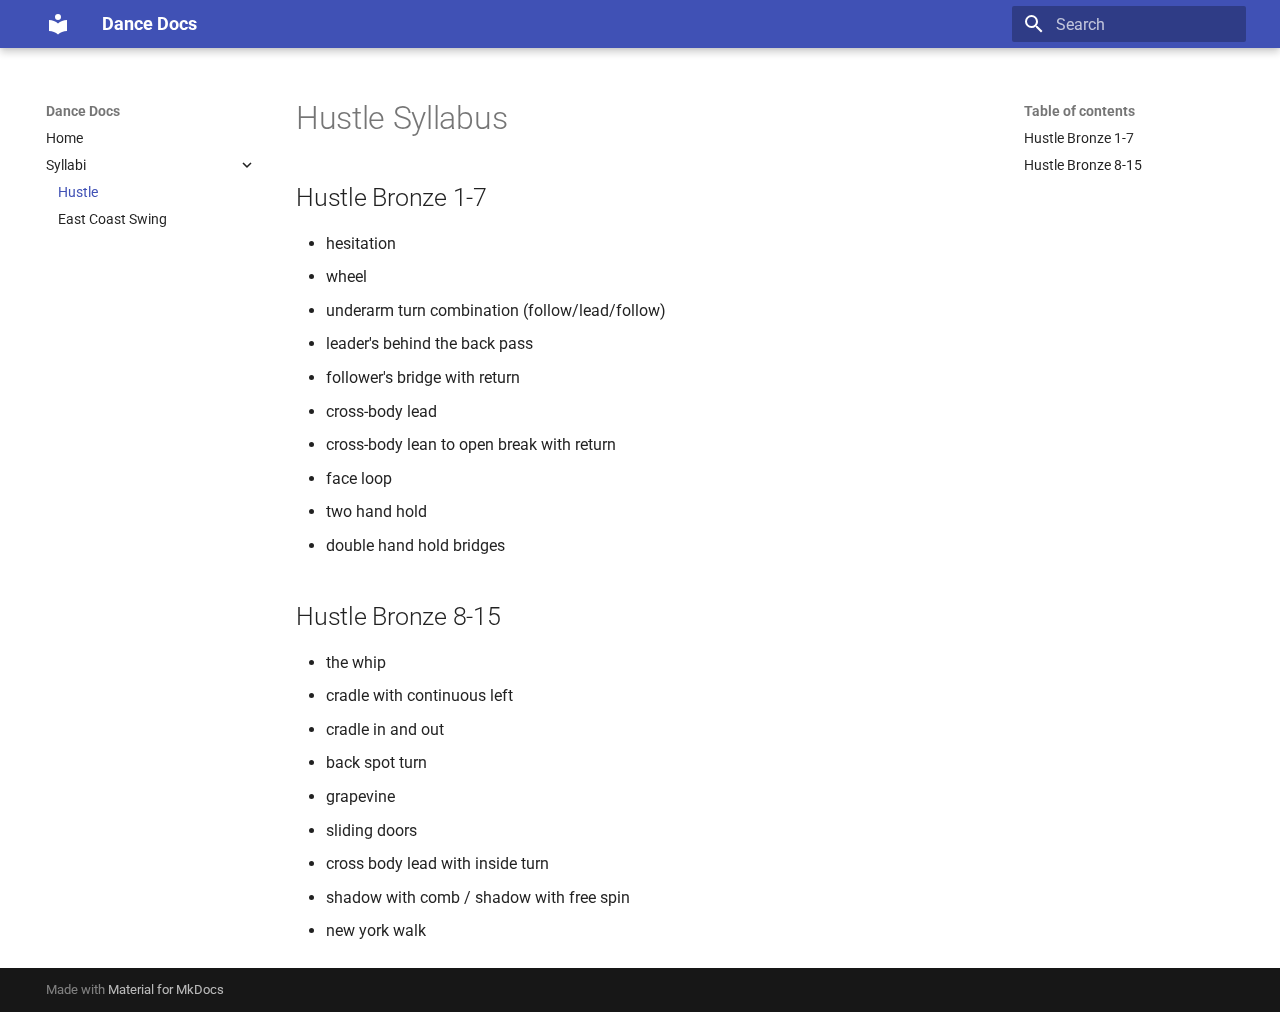
<file: docs/syllabi/hustle/index.html>
<!doctype html>
<html lang="en" class="no-js">
  <head>
    
      <meta charset="utf-8">
      <meta name="viewport" content="width=device-width,initial-scale=1">
      
      
      
        <link rel="canonical" href="https://jakegatsby.github.io/dance/syllabi/hustle/">
      
      
        <link rel="prev" href="../..">
      
      
        <link rel="next" href="../east-coast-swing/">
      
      
      <link rel="icon" href="../../assets/images/favicon.png">
      <meta name="generator" content="mkdocs-1.6.1, mkdocs-material-9.6.9">
    
    
      
        <title>Hustle - Dance Docs</title>
      
    
    
      <link rel="stylesheet" href="../../assets/stylesheets/main.4af4bdda.min.css">
      
      


    
    
      
    
    
      
        
        
        <link rel="preconnect" href="https://fonts.gstatic.com" crossorigin>
        <link rel="stylesheet" href="https://fonts.googleapis.com/css?family=Roboto:300,300i,400,400i,700,700i%7CRoboto+Mono:400,400i,700,700i&display=fallback">
        <style>:root{--md-text-font:"Roboto";--md-code-font:"Roboto Mono"}</style>
      
    
    
    <script>__md_scope=new URL("../..",location),__md_hash=e=>[...e].reduce(((e,_)=>(e<<5)-e+_.charCodeAt(0)),0),__md_get=(e,_=localStorage,t=__md_scope)=>JSON.parse(_.getItem(t.pathname+"."+e)),__md_set=(e,_,t=localStorage,a=__md_scope)=>{try{t.setItem(a.pathname+"."+e,JSON.stringify(_))}catch(e){}}</script>
    
      

    
    
    
  </head>
  
  
    <body dir="ltr">
  
    
    <input class="md-toggle" data-md-toggle="drawer" type="checkbox" id="__drawer" autocomplete="off">
    <input class="md-toggle" data-md-toggle="search" type="checkbox" id="__search" autocomplete="off">
    <label class="md-overlay" for="__drawer"></label>
    <div data-md-component="skip">
      
        
        <a href="#hustle-syllabus" class="md-skip">
          Skip to content
        </a>
      
    </div>
    <div data-md-component="announce">
      
    </div>
    
    
      

  

<header class="md-header md-header--shadow" data-md-component="header">
  <nav class="md-header__inner md-grid" aria-label="Header">
    <a href="../.." title="Dance Docs" class="md-header__button md-logo" aria-label="Dance Docs" data-md-component="logo">
      
  
  <svg xmlns="http://www.w3.org/2000/svg" viewBox="0 0 24 24"><path d="M12 8a3 3 0 0 0 3-3 3 3 0 0 0-3-3 3 3 0 0 0-3 3 3 3 0 0 0 3 3m0 3.54C9.64 9.35 6.5 8 3 8v11c3.5 0 6.64 1.35 9 3.54 2.36-2.19 5.5-3.54 9-3.54V8c-3.5 0-6.64 1.35-9 3.54"/></svg>

    </a>
    <label class="md-header__button md-icon" for="__drawer">
      
      <svg xmlns="http://www.w3.org/2000/svg" viewBox="0 0 24 24"><path d="M3 6h18v2H3zm0 5h18v2H3zm0 5h18v2H3z"/></svg>
    </label>
    <div class="md-header__title" data-md-component="header-title">
      <div class="md-header__ellipsis">
        <div class="md-header__topic">
          <span class="md-ellipsis">
            Dance Docs
          </span>
        </div>
        <div class="md-header__topic" data-md-component="header-topic">
          <span class="md-ellipsis">
            
              Hustle
            
          </span>
        </div>
      </div>
    </div>
    
    
      <script>var palette=__md_get("__palette");if(palette&&palette.color){if("(prefers-color-scheme)"===palette.color.media){var media=matchMedia("(prefers-color-scheme: light)"),input=document.querySelector(media.matches?"[data-md-color-media='(prefers-color-scheme: light)']":"[data-md-color-media='(prefers-color-scheme: dark)']");palette.color.media=input.getAttribute("data-md-color-media"),palette.color.scheme=input.getAttribute("data-md-color-scheme"),palette.color.primary=input.getAttribute("data-md-color-primary"),palette.color.accent=input.getAttribute("data-md-color-accent")}for(var[key,value]of Object.entries(palette.color))document.body.setAttribute("data-md-color-"+key,value)}</script>
    
    
    
      <label class="md-header__button md-icon" for="__search">
        
        <svg xmlns="http://www.w3.org/2000/svg" viewBox="0 0 24 24"><path d="M9.5 3A6.5 6.5 0 0 1 16 9.5c0 1.61-.59 3.09-1.56 4.23l.27.27h.79l5 5-1.5 1.5-5-5v-.79l-.27-.27A6.52 6.52 0 0 1 9.5 16 6.5 6.5 0 0 1 3 9.5 6.5 6.5 0 0 1 9.5 3m0 2C7 5 5 7 5 9.5S7 14 9.5 14 14 12 14 9.5 12 5 9.5 5"/></svg>
      </label>
      <div class="md-search" data-md-component="search" role="dialog">
  <label class="md-search__overlay" for="__search"></label>
  <div class="md-search__inner" role="search">
    <form class="md-search__form" name="search">
      <input type="text" class="md-search__input" name="query" aria-label="Search" placeholder="Search" autocapitalize="off" autocorrect="off" autocomplete="off" spellcheck="false" data-md-component="search-query" required>
      <label class="md-search__icon md-icon" for="__search">
        
        <svg xmlns="http://www.w3.org/2000/svg" viewBox="0 0 24 24"><path d="M9.5 3A6.5 6.5 0 0 1 16 9.5c0 1.61-.59 3.09-1.56 4.23l.27.27h.79l5 5-1.5 1.5-5-5v-.79l-.27-.27A6.52 6.52 0 0 1 9.5 16 6.5 6.5 0 0 1 3 9.5 6.5 6.5 0 0 1 9.5 3m0 2C7 5 5 7 5 9.5S7 14 9.5 14 14 12 14 9.5 12 5 9.5 5"/></svg>
        
        <svg xmlns="http://www.w3.org/2000/svg" viewBox="0 0 24 24"><path d="M20 11v2H8l5.5 5.5-1.42 1.42L4.16 12l7.92-7.92L13.5 5.5 8 11z"/></svg>
      </label>
      <nav class="md-search__options" aria-label="Search">
        
        <button type="reset" class="md-search__icon md-icon" title="Clear" aria-label="Clear" tabindex="-1">
          
          <svg xmlns="http://www.w3.org/2000/svg" viewBox="0 0 24 24"><path d="M19 6.41 17.59 5 12 10.59 6.41 5 5 6.41 10.59 12 5 17.59 6.41 19 12 13.41 17.59 19 19 17.59 13.41 12z"/></svg>
        </button>
      </nav>
      
    </form>
    <div class="md-search__output">
      <div class="md-search__scrollwrap" tabindex="0" data-md-scrollfix>
        <div class="md-search-result" data-md-component="search-result">
          <div class="md-search-result__meta">
            Initializing search
          </div>
          <ol class="md-search-result__list" role="presentation"></ol>
        </div>
      </div>
    </div>
  </div>
</div>
    
    
  </nav>
  
</header>
    
    <div class="md-container" data-md-component="container">
      
      
        
          
        
      
      <main class="md-main" data-md-component="main">
        <div class="md-main__inner md-grid">
          
            
              
              <div class="md-sidebar md-sidebar--primary" data-md-component="sidebar" data-md-type="navigation" >
                <div class="md-sidebar__scrollwrap">
                  <div class="md-sidebar__inner">
                    



<nav class="md-nav md-nav--primary" aria-label="Navigation" data-md-level="0">
  <label class="md-nav__title" for="__drawer">
    <a href="../.." title="Dance Docs" class="md-nav__button md-logo" aria-label="Dance Docs" data-md-component="logo">
      
  
  <svg xmlns="http://www.w3.org/2000/svg" viewBox="0 0 24 24"><path d="M12 8a3 3 0 0 0 3-3 3 3 0 0 0-3-3 3 3 0 0 0-3 3 3 3 0 0 0 3 3m0 3.54C9.64 9.35 6.5 8 3 8v11c3.5 0 6.64 1.35 9 3.54 2.36-2.19 5.5-3.54 9-3.54V8c-3.5 0-6.64 1.35-9 3.54"/></svg>

    </a>
    Dance Docs
  </label>
  
  <ul class="md-nav__list" data-md-scrollfix>
    
      
      
  
  
  
  
    <li class="md-nav__item">
      <a href="../.." class="md-nav__link">
        
  
  <span class="md-ellipsis">
    Home
    
  </span>
  

      </a>
    </li>
  

    
      
      
  
  
    
  
  
  
    
    
    
    
    <li class="md-nav__item md-nav__item--active md-nav__item--nested">
      
        
        
        <input class="md-nav__toggle md-toggle " type="checkbox" id="__nav_2" checked>
        
          
          <label class="md-nav__link" for="__nav_2" id="__nav_2_label" tabindex="0">
            
  
  <span class="md-ellipsis">
    Syllabi
    
  </span>
  

            <span class="md-nav__icon md-icon"></span>
          </label>
        
        <nav class="md-nav" data-md-level="1" aria-labelledby="__nav_2_label" aria-expanded="true">
          <label class="md-nav__title" for="__nav_2">
            <span class="md-nav__icon md-icon"></span>
            Syllabi
          </label>
          <ul class="md-nav__list" data-md-scrollfix>
            
              
                
  
  
    
  
  
  
    <li class="md-nav__item md-nav__item--active">
      
      <input class="md-nav__toggle md-toggle" type="checkbox" id="__toc">
      
      
        
      
      
        <label class="md-nav__link md-nav__link--active" for="__toc">
          
  
  <span class="md-ellipsis">
    Hustle
    
  </span>
  

          <span class="md-nav__icon md-icon"></span>
        </label>
      
      <a href="./" class="md-nav__link md-nav__link--active">
        
  
  <span class="md-ellipsis">
    Hustle
    
  </span>
  

      </a>
      
        

<nav class="md-nav md-nav--secondary" aria-label="Table of contents">
  
  
  
    
  
  
    <label class="md-nav__title" for="__toc">
      <span class="md-nav__icon md-icon"></span>
      Table of contents
    </label>
    <ul class="md-nav__list" data-md-component="toc" data-md-scrollfix>
      
        <li class="md-nav__item">
  <a href="#hustle-bronze-1-7" class="md-nav__link">
    <span class="md-ellipsis">
      Hustle Bronze 1-7
    </span>
  </a>
  
</li>
      
        <li class="md-nav__item">
  <a href="#hustle-bronze-8-15" class="md-nav__link">
    <span class="md-ellipsis">
      Hustle Bronze 8-15
    </span>
  </a>
  
</li>
      
    </ul>
  
</nav>
      
    </li>
  

              
            
              
                
  
  
  
  
    <li class="md-nav__item">
      <a href="../east-coast-swing/" class="md-nav__link">
        
  
  <span class="md-ellipsis">
    East Coast Swing
    
  </span>
  

      </a>
    </li>
  

              
            
          </ul>
        </nav>
      
    </li>
  

    
  </ul>
</nav>
                  </div>
                </div>
              </div>
            
            
              
              <div class="md-sidebar md-sidebar--secondary" data-md-component="sidebar" data-md-type="toc" >
                <div class="md-sidebar__scrollwrap">
                  <div class="md-sidebar__inner">
                    

<nav class="md-nav md-nav--secondary" aria-label="Table of contents">
  
  
  
    
  
  
    <label class="md-nav__title" for="__toc">
      <span class="md-nav__icon md-icon"></span>
      Table of contents
    </label>
    <ul class="md-nav__list" data-md-component="toc" data-md-scrollfix>
      
        <li class="md-nav__item">
  <a href="#hustle-bronze-1-7" class="md-nav__link">
    <span class="md-ellipsis">
      Hustle Bronze 1-7
    </span>
  </a>
  
</li>
      
        <li class="md-nav__item">
  <a href="#hustle-bronze-8-15" class="md-nav__link">
    <span class="md-ellipsis">
      Hustle Bronze 8-15
    </span>
  </a>
  
</li>
      
    </ul>
  
</nav>
                  </div>
                </div>
              </div>
            
          
          
            <div class="md-content" data-md-component="content">
              <article class="md-content__inner md-typeset">
                
                  



<h1 id="hustle-syllabus">Hustle Syllabus</h1>
<h2 id="hustle-bronze-1-7">Hustle Bronze 1-7</h2>
<ul>
<li>hesitation</li>
<li>wheel</li>
<li>underarm turn combination (follow/lead/follow)</li>
<li>leader's behind the back pass</li>
<li>follower's bridge with return</li>
<li>cross-body lead</li>
<li>cross-body lean to open break with return</li>
<li>face loop</li>
<li>two hand hold</li>
<li>double hand hold bridges</li>
</ul>
<h2 id="hustle-bronze-8-15">Hustle Bronze 8-15</h2>
<ul>
<li>the whip</li>
<li>cradle with continuous left</li>
<li>cradle in and out</li>
<li>back spot turn</li>
<li>grapevine</li>
<li>sliding doors</li>
<li>cross body lead with inside turn</li>
<li>shadow with comb / shadow with free spin</li>
<li>new york walk</li>
</ul>












                
              </article>
            </div>
          
          
<script>var target=document.getElementById(location.hash.slice(1));target&&target.name&&(target.checked=target.name.startsWith("__tabbed_"))</script>
        </div>
        
      </main>
      
        <footer class="md-footer">
  
  <div class="md-footer-meta md-typeset">
    <div class="md-footer-meta__inner md-grid">
      <div class="md-copyright">
  
  
    Made with
    <a href="https://squidfunk.github.io/mkdocs-material/" target="_blank" rel="noopener">
      Material for MkDocs
    </a>
  
</div>
      
    </div>
  </div>
</footer>
      
    </div>
    <div class="md-dialog" data-md-component="dialog">
      <div class="md-dialog__inner md-typeset"></div>
    </div>
    
    
    <script id="__config" type="application/json">{"base": "../..", "features": [], "search": "../../assets/javascripts/workers/search.f8cc74c7.min.js", "translations": {"clipboard.copied": "Copied to clipboard", "clipboard.copy": "Copy to clipboard", "search.result.more.one": "1 more on this page", "search.result.more.other": "# more on this page", "search.result.none": "No matching documents", "search.result.one": "1 matching document", "search.result.other": "# matching documents", "search.result.placeholder": "Type to start searching", "search.result.term.missing": "Missing", "select.version": "Select version"}}</script>
    
    
      <script src="../../assets/javascripts/bundle.c8b220af.min.js"></script>
      
    
  </body>
</html>
</file>
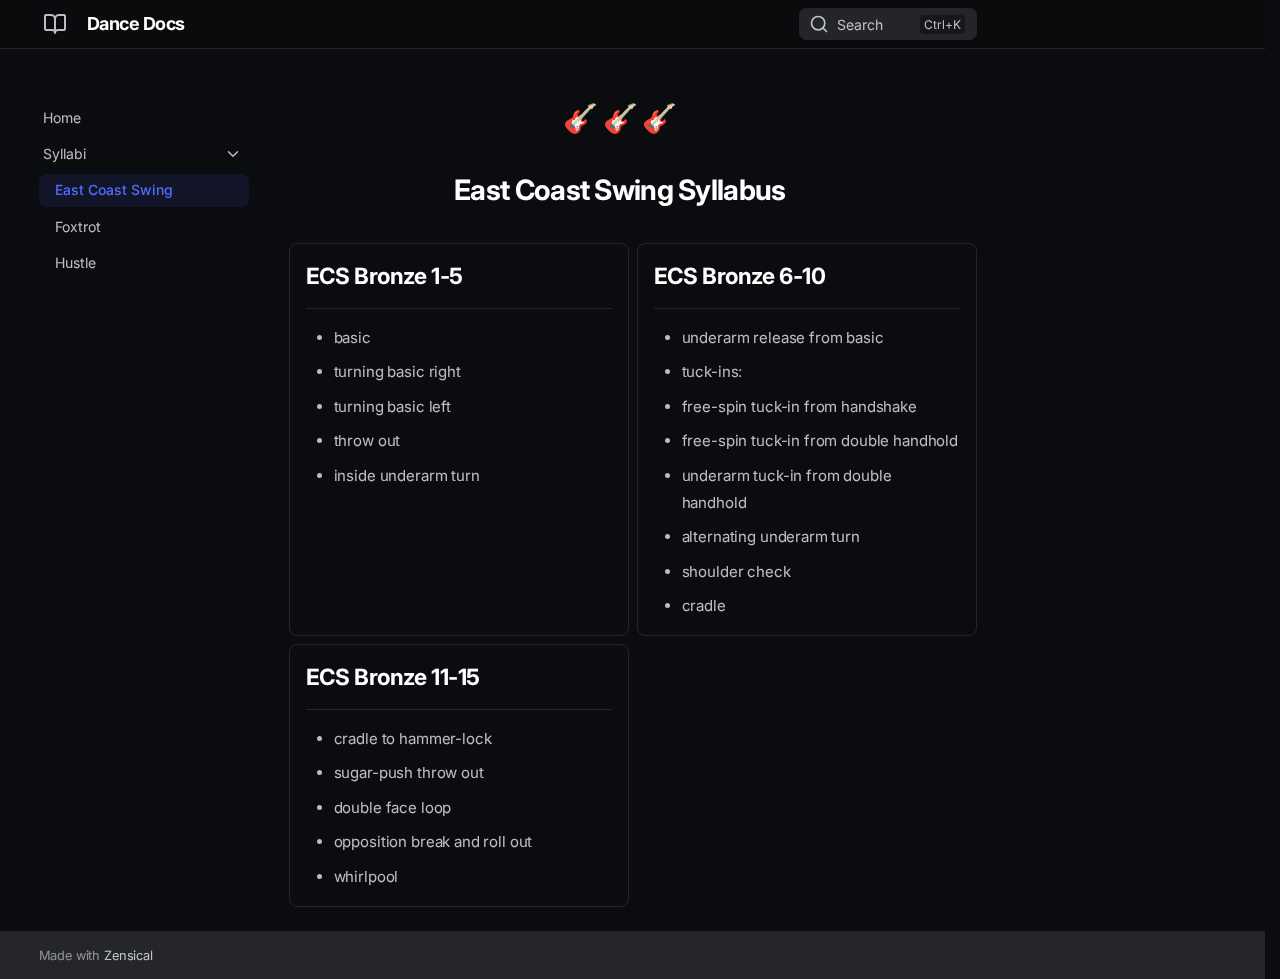
<file: docs/site/syllabi/east-coast-swing/index.html>
<!doctype html>
<html lang="en" class="no-js">
  <head>
    
      <meta charset="utf-8">
      <meta name="viewport" content="width=device-width,initial-scale=1">
      
      
      
        <link rel="canonical" href="https://jakegatsby.github.io/dance/syllabi/east-coast-swing/">
      
      
        <link rel="prev" href="../..">
      
      
        <link rel="next" href="../foxtrot/">
      
      
        
      
      
      <link rel="icon" href="../../assets/images/favicon.png">
      <meta name="generator" content="zensical-0.0.24">
    
    
      
        <title>🎸 🎸 🎸 - Dance Docs</title>
      
    
    
      
        
      
      <link rel="stylesheet" href="../../assets/stylesheets/modern/main.28978c9b.min.css">
      
        
          
        
        <link rel="stylesheet" href="../../assets/stylesheets/modern/palette.dfe2e883.min.css">
      
      


    
    
      
    
    
      
        
        
        <link rel="preconnect" href="https://fonts.gstatic.com" crossorigin>
        <link rel="stylesheet" href="https://fonts.googleapis.com/css?family=Inter:300,300i,400,400i,500,500i,700,700i%7CJetBrains+Mono:400,400i,700,700i&display=fallback">
        <style>:root{--md-text-font:"Inter";--md-code-font:"JetBrains Mono"}</style>
      
    
    
      <link rel="stylesheet" href="../../stylesheets/extra.css">
    
    <script>__md_scope=new URL("../..",location),__md_hash=e=>[...e].reduce(((e,t)=>(e<<5)-e+t.charCodeAt(0)),0),__md_get=(e,t=localStorage,a=__md_scope)=>JSON.parse(t.getItem(a.pathname+"."+e)),__md_set=(e,t,a=localStorage,_=__md_scope)=>{try{a.setItem(_.pathname+"."+e,JSON.stringify(t))}catch(e){}},document.documentElement.setAttribute("data-platform",navigator.platform)</script>
    
      

    
    
  </head>
  
  
    
    
      
    
    
    
    
    <body dir="ltr" data-md-color-scheme="slate" data-md-color-primary="indigo" data-md-color-accent="indigo">
  
    
    <input class="md-toggle" data-md-toggle="drawer" type="checkbox" id="__drawer" autocomplete="off">
    <input class="md-toggle" data-md-toggle="search" type="checkbox" id="__search" autocomplete="off">
    <label class="md-overlay" for="__drawer"></label>
    <div data-md-component="skip">
      
        
        <a href="#_1" class="md-skip">
          Skip to content
        </a>
      
    </div>
    <div data-md-component="announce">
      
    </div>
    
    
      

  

<header class="md-header md-header--shadow" data-md-component="header">
  <nav class="md-header__inner md-grid" aria-label="Header">
    <a href="../.." title="Dance Docs" class="md-header__button md-logo" aria-label="Dance Docs" data-md-component="logo">
      
  
  <svg xmlns="http://www.w3.org/2000/svg" fill="none" stroke="currentColor" stroke-linecap="round" stroke-linejoin="round" stroke-width="2" class="lucide lucide-book-open" viewBox="0 0 24 24"><path d="M12 7v14M3 18a1 1 0 0 1-1-1V4a1 1 0 0 1 1-1h5a4 4 0 0 1 4 4 4 4 0 0 1 4-4h5a1 1 0 0 1 1 1v13a1 1 0 0 1-1 1h-6a3 3 0 0 0-3 3 3 3 0 0 0-3-3z"/></svg>

    </a>
    <label class="md-header__button md-icon" for="__drawer">
      
      <svg xmlns="http://www.w3.org/2000/svg" fill="none" stroke="currentColor" stroke-linecap="round" stroke-linejoin="round" stroke-width="2" class="lucide lucide-menu" viewBox="0 0 24 24"><path d="M4 5h16M4 12h16M4 19h16"/></svg>
    </label>
    <div class="md-header__title" data-md-component="header-title">
      <div class="md-header__ellipsis">
        <div class="md-header__topic">
          <span class="md-ellipsis">
            Dance Docs
          </span>
        </div>
        <div class="md-header__topic" data-md-component="header-topic">
          <span class="md-ellipsis">
            
              🎸 🎸 🎸
            
          </span>
        </div>
      </div>
    </div>
    
      
        <form class="md-header__option" data-md-component="palette">
  
    
    
    
    <input class="md-option" data-md-color-media="(prefers-color-scheme: dark)" data-md-color-scheme="slate" data-md-color-primary="indigo" data-md-color-accent="indigo"  aria-hidden="true"  type="radio" name="__palette" id="__palette_0">
    
  
</form>
      
    
    
      <script>var palette=__md_get("__palette");if(palette&&palette.color){if("(prefers-color-scheme)"===palette.color.media){var media=matchMedia("(prefers-color-scheme: light)"),input=document.querySelector(media.matches?"[data-md-color-media='(prefers-color-scheme: light)']":"[data-md-color-media='(prefers-color-scheme: dark)']");palette.color.media=input.getAttribute("data-md-color-media"),palette.color.scheme=input.getAttribute("data-md-color-scheme"),palette.color.primary=input.getAttribute("data-md-color-primary"),palette.color.accent=input.getAttribute("data-md-color-accent")}for(var[key,value]of Object.entries(palette.color))document.body.setAttribute("data-md-color-"+key,value)}</script>
    
    
    
      
      
        <label class="md-header__button md-icon" for="__search">
          
          <svg xmlns="http://www.w3.org/2000/svg" fill="none" stroke="currentColor" stroke-linecap="round" stroke-linejoin="round" stroke-width="2" class="lucide lucide-search" viewBox="0 0 24 24"><path d="m21 21-4.34-4.34"/><circle cx="11" cy="11" r="8"/></svg>
        </label>
        <div class="md-search" data-md-component="search" role="dialog" aria-label="Search">
  <button type="button" class="md-search__button">
    Search
  </button>
</div>
      
    
    <div class="md-header__source">
      
    </div>
  </nav>
  
</header>
    
    <div class="md-container" data-md-component="container">
      
      
        
          
        
      
      <main class="md-main" data-md-component="main">
        <div class="md-main__inner md-grid">
          
            
              
              <div class="md-sidebar md-sidebar--primary" data-md-component="sidebar" data-md-type="navigation" >
                <div class="md-sidebar__scrollwrap">
                  <div class="md-sidebar__inner">
                    



<nav class="md-nav md-nav--primary" aria-label="Navigation" data-md-level="0">
  <label class="md-nav__title" for="__drawer">
    <a href="../.." title="Dance Docs" class="md-nav__button md-logo" aria-label="Dance Docs" data-md-component="logo">
      
  
  <svg xmlns="http://www.w3.org/2000/svg" fill="none" stroke="currentColor" stroke-linecap="round" stroke-linejoin="round" stroke-width="2" class="lucide lucide-book-open" viewBox="0 0 24 24"><path d="M12 7v14M3 18a1 1 0 0 1-1-1V4a1 1 0 0 1 1-1h5a4 4 0 0 1 4 4 4 4 0 0 1 4-4h5a1 1 0 0 1 1 1v13a1 1 0 0 1-1 1h-6a3 3 0 0 0-3 3 3 3 0 0 0-3-3z"/></svg>

    </a>
    Dance Docs
  </label>
  
  <ul class="md-nav__list" data-md-scrollfix>
    
      
      
  
  
  
  
    <li class="md-nav__item">
      <a href="../.." class="md-nav__link">
        
  
  
  <span class="md-ellipsis">
    
  
    Home
  

    
  </span>
  
  

      </a>
    </li>
  

    
      
      
  
  
    
  
  
  
    
    
    
    
    
    <li class="md-nav__item md-nav__item--active md-nav__item--nested">
      
        
        
        <input class="md-nav__toggle md-toggle " type="checkbox" id="__nav_2" checked>
        
          
          <label class="md-nav__link" for="__nav_2" id="__nav_2_label" tabindex="0">
            
  
  
  <span class="md-ellipsis">
    
  
    Syllabi
  

    
  </span>
  
  

            <span class="md-nav__icon md-icon"></span>
          </label>
        
        <nav class="md-nav" data-md-level="1" aria-labelledby="__nav_2_label" aria-expanded="true">
          <label class="md-nav__title" for="__nav_2">
            <span class="md-nav__icon md-icon"></span>
            
  
    Syllabi
  

          </label>
          <ul class="md-nav__list" data-md-scrollfix>
            
              
                
  
  
    
  
  
  
    <li class="md-nav__item md-nav__item--active">
      
      <input class="md-nav__toggle md-toggle" type="checkbox" id="__toc">
      
      
        
      
      
      <a href="././" class="md-nav__link md-nav__link--active">
        
  
  
  <span class="md-ellipsis">
    
  
    East Coast Swing
  

    
  </span>
  
  

      </a>
      
    </li>
  

              
            
              
                
  
  
  
  
    <li class="md-nav__item">
      <a href="../foxtrot/" class="md-nav__link">
        
  
  
  <span class="md-ellipsis">
    
  
    Foxtrot
  

    
  </span>
  
  

      </a>
    </li>
  

              
            
              
                
  
  
  
  
    <li class="md-nav__item">
      <a href="../hustle/" class="md-nav__link">
        
  
  
  <span class="md-ellipsis">
    
  
    Hustle
  

    
  </span>
  
  

      </a>
    </li>
  

              
            
          </ul>
        </nav>
      
    </li>
  

    
  </ul>
</nav>
                  </div>
                </div>
              </div>
            
            
              
              <div class="md-sidebar md-sidebar--secondary" data-md-component="sidebar" data-md-type="toc" >
                <div class="md-sidebar__scrollwrap">
                  <div class="md-sidebar__inner">
                    


<nav class="md-nav md-nav--secondary" aria-label="On this page">
  
  
  
    
  
  
</nav>
                  </div>
                </div>
              </div>
            
          
          
            <div class="md-content" data-md-component="content">
              
              <article class="md-content__inner md-typeset">
                
                  

<h1 id="_1">🎸 🎸 🎸<a class="headerlink" href="#_1" title="Permanent link">&para;</a></h1>
<h1 id="east-coast-swing-syllabus">East Coast Swing Syllabus<a class="headerlink" href="#east-coast-swing-syllabus" title="Permanent link">&para;</a></h1>
<div class="grid cards">
<ul>
<li>
<h2 id="ecs-bronze-1-5">ECS Bronze 1-5<a class="headerlink" href="#ecs-bronze-1-5" title="Permanent link">&para;</a></h2>
<hr />
<ul>
<li>basic</li>
<li>turning basic right</li>
<li>turning basic left</li>
<li>throw out</li>
<li>inside underarm turn</li>
</ul>
</li>
<li>
<h2 id="ecs-bronze-6-10">ECS Bronze 6-10<a class="headerlink" href="#ecs-bronze-6-10" title="Permanent link">&para;</a></h2>
<hr />
<ul>
<li>underarm release from basic</li>
<li>tuck-ins:</li>
<li>free-spin tuck-in from handshake</li>
<li>free-spin tuck-in from double handhold</li>
<li>underarm tuck-in from double handhold</li>
<li>alternating underarm turn</li>
<li>shoulder check</li>
<li>cradle</li>
</ul>
</li>
<li>
<h2 id="ecs-bronze-11-15">ECS Bronze 11-15<a class="headerlink" href="#ecs-bronze-11-15" title="Permanent link">&para;</a></h2>
<hr />
<ul>
<li>cradle to hammer-lock</li>
<li>sugar-push throw out</li>
<li>double face loop</li>
<li>opposition break and roll out</li>
<li>whirlpool</li>
</ul>
</li>
</ul>
</div>














                
              </article>
            </div>
          
          
<script>var target=document.getElementById(location.hash.slice(1));target&&target.name&&(target.checked=target.name.startsWith("__tabbed_"))</script>
        </div>
        
      </main>
      
        <footer class="md-footer">
  
  <div class="md-footer-meta md-typeset">
    <div class="md-footer-meta__inner md-grid">
      <div class="md-copyright">
  
  
    Made with
    <a href="https://zensical.org/" target="_blank" rel="noopener">
      Zensical
    </a>
  
</div>
      
    </div>
  </div>
</footer>
      
    </div>
    <div class="md-dialog" data-md-component="dialog">
      <div class="md-dialog__inner md-typeset"></div>
    </div>
    
    
    
      
      
      
      <script id="__config" type="application/json">{"annotate":null,"base":"../..","features":[],"search":"../../assets/javascripts/workers/search.e2d2d235.min.js","tags":null,"translations":{"clipboard.copied":"Copied to clipboard","clipboard.copy":"Copy to clipboard","search.result.more.one":"1 more on this page","search.result.more.other":"# more on this page","search.result.none":"No matching documents","search.result.one":"1 matching document","search.result.other":"# matching documents","search.result.placeholder":"Type to start searching","search.result.term.missing":"Missing","select.version":"Select version"},"version":null}</script>
    
    
      <script src="../../assets/javascripts/bundle.16f8adc2.min.js"></script>
      
    
  </body>
</html>
</file>
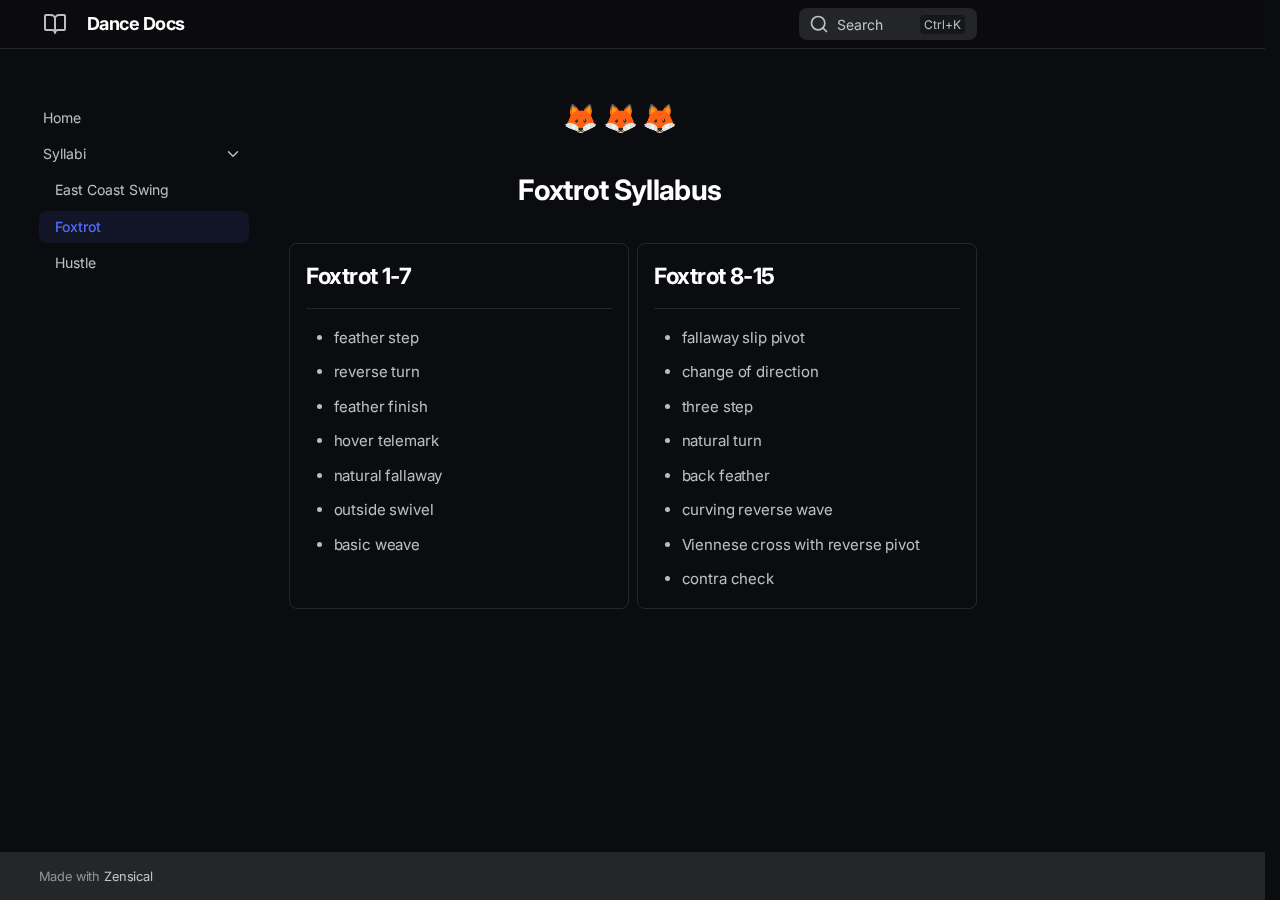
<file: docs/site/syllabi/foxtrot/index.html>
<!doctype html>
<html lang="en" class="no-js">
  <head>
    
      <meta charset="utf-8">
      <meta name="viewport" content="width=device-width,initial-scale=1">
      
      
      
        <link rel="canonical" href="https://jakegatsby.github.io/dance/syllabi/foxtrot/">
      
      
        <link rel="prev" href="../east-coast-swing/">
      
      
        <link rel="next" href="../hustle/">
      
      
        
      
      
      <link rel="icon" href="../../assets/images/favicon.png">
      <meta name="generator" content="zensical-0.0.24">
    
    
      
        <title>🦊 🦊 🦊 - Dance Docs</title>
      
    
    
      
        
      
      <link rel="stylesheet" href="../../assets/stylesheets/modern/main.28978c9b.min.css">
      
        
          
        
        <link rel="stylesheet" href="../../assets/stylesheets/modern/palette.dfe2e883.min.css">
      
      


    
    
      
    
    
      
        
        
        <link rel="preconnect" href="https://fonts.gstatic.com" crossorigin>
        <link rel="stylesheet" href="https://fonts.googleapis.com/css?family=Inter:300,300i,400,400i,500,500i,700,700i%7CJetBrains+Mono:400,400i,700,700i&display=fallback">
        <style>:root{--md-text-font:"Inter";--md-code-font:"JetBrains Mono"}</style>
      
    
    
      <link rel="stylesheet" href="../../stylesheets/extra.css">
    
    <script>__md_scope=new URL("../..",location),__md_hash=e=>[...e].reduce(((e,t)=>(e<<5)-e+t.charCodeAt(0)),0),__md_get=(e,t=localStorage,a=__md_scope)=>JSON.parse(t.getItem(a.pathname+"."+e)),__md_set=(e,t,a=localStorage,_=__md_scope)=>{try{a.setItem(_.pathname+"."+e,JSON.stringify(t))}catch(e){}},document.documentElement.setAttribute("data-platform",navigator.platform)</script>
    
      

    
    
  </head>
  
  
    
    
      
    
    
    
    
    <body dir="ltr" data-md-color-scheme="slate" data-md-color-primary="indigo" data-md-color-accent="indigo">
  
    
    <input class="md-toggle" data-md-toggle="drawer" type="checkbox" id="__drawer" autocomplete="off">
    <input class="md-toggle" data-md-toggle="search" type="checkbox" id="__search" autocomplete="off">
    <label class="md-overlay" for="__drawer"></label>
    <div data-md-component="skip">
      
        
        <a href="#_1" class="md-skip">
          Skip to content
        </a>
      
    </div>
    <div data-md-component="announce">
      
    </div>
    
    
      

  

<header class="md-header md-header--shadow" data-md-component="header">
  <nav class="md-header__inner md-grid" aria-label="Header">
    <a href="../.." title="Dance Docs" class="md-header__button md-logo" aria-label="Dance Docs" data-md-component="logo">
      
  
  <svg xmlns="http://www.w3.org/2000/svg" fill="none" stroke="currentColor" stroke-linecap="round" stroke-linejoin="round" stroke-width="2" class="lucide lucide-book-open" viewBox="0 0 24 24"><path d="M12 7v14M3 18a1 1 0 0 1-1-1V4a1 1 0 0 1 1-1h5a4 4 0 0 1 4 4 4 4 0 0 1 4-4h5a1 1 0 0 1 1 1v13a1 1 0 0 1-1 1h-6a3 3 0 0 0-3 3 3 3 0 0 0-3-3z"/></svg>

    </a>
    <label class="md-header__button md-icon" for="__drawer">
      
      <svg xmlns="http://www.w3.org/2000/svg" fill="none" stroke="currentColor" stroke-linecap="round" stroke-linejoin="round" stroke-width="2" class="lucide lucide-menu" viewBox="0 0 24 24"><path d="M4 5h16M4 12h16M4 19h16"/></svg>
    </label>
    <div class="md-header__title" data-md-component="header-title">
      <div class="md-header__ellipsis">
        <div class="md-header__topic">
          <span class="md-ellipsis">
            Dance Docs
          </span>
        </div>
        <div class="md-header__topic" data-md-component="header-topic">
          <span class="md-ellipsis">
            
              🦊 🦊 🦊
            
          </span>
        </div>
      </div>
    </div>
    
      
        <form class="md-header__option" data-md-component="palette">
  
    
    
    
    <input class="md-option" data-md-color-media="(prefers-color-scheme: dark)" data-md-color-scheme="slate" data-md-color-primary="indigo" data-md-color-accent="indigo"  aria-hidden="true"  type="radio" name="__palette" id="__palette_0">
    
  
</form>
      
    
    
      <script>var palette=__md_get("__palette");if(palette&&palette.color){if("(prefers-color-scheme)"===palette.color.media){var media=matchMedia("(prefers-color-scheme: light)"),input=document.querySelector(media.matches?"[data-md-color-media='(prefers-color-scheme: light)']":"[data-md-color-media='(prefers-color-scheme: dark)']");palette.color.media=input.getAttribute("data-md-color-media"),palette.color.scheme=input.getAttribute("data-md-color-scheme"),palette.color.primary=input.getAttribute("data-md-color-primary"),palette.color.accent=input.getAttribute("data-md-color-accent")}for(var[key,value]of Object.entries(palette.color))document.body.setAttribute("data-md-color-"+key,value)}</script>
    
    
    
      
      
        <label class="md-header__button md-icon" for="__search">
          
          <svg xmlns="http://www.w3.org/2000/svg" fill="none" stroke="currentColor" stroke-linecap="round" stroke-linejoin="round" stroke-width="2" class="lucide lucide-search" viewBox="0 0 24 24"><path d="m21 21-4.34-4.34"/><circle cx="11" cy="11" r="8"/></svg>
        </label>
        <div class="md-search" data-md-component="search" role="dialog" aria-label="Search">
  <button type="button" class="md-search__button">
    Search
  </button>
</div>
      
    
    <div class="md-header__source">
      
    </div>
  </nav>
  
</header>
    
    <div class="md-container" data-md-component="container">
      
      
        
          
        
      
      <main class="md-main" data-md-component="main">
        <div class="md-main__inner md-grid">
          
            
              
              <div class="md-sidebar md-sidebar--primary" data-md-component="sidebar" data-md-type="navigation" >
                <div class="md-sidebar__scrollwrap">
                  <div class="md-sidebar__inner">
                    



<nav class="md-nav md-nav--primary" aria-label="Navigation" data-md-level="0">
  <label class="md-nav__title" for="__drawer">
    <a href="../.." title="Dance Docs" class="md-nav__button md-logo" aria-label="Dance Docs" data-md-component="logo">
      
  
  <svg xmlns="http://www.w3.org/2000/svg" fill="none" stroke="currentColor" stroke-linecap="round" stroke-linejoin="round" stroke-width="2" class="lucide lucide-book-open" viewBox="0 0 24 24"><path d="M12 7v14M3 18a1 1 0 0 1-1-1V4a1 1 0 0 1 1-1h5a4 4 0 0 1 4 4 4 4 0 0 1 4-4h5a1 1 0 0 1 1 1v13a1 1 0 0 1-1 1h-6a3 3 0 0 0-3 3 3 3 0 0 0-3-3z"/></svg>

    </a>
    Dance Docs
  </label>
  
  <ul class="md-nav__list" data-md-scrollfix>
    
      
      
  
  
  
  
    <li class="md-nav__item">
      <a href="../.." class="md-nav__link">
        
  
  
  <span class="md-ellipsis">
    
  
    Home
  

    
  </span>
  
  

      </a>
    </li>
  

    
      
      
  
  
    
  
  
  
    
    
    
    
    
    <li class="md-nav__item md-nav__item--active md-nav__item--nested">
      
        
        
        <input class="md-nav__toggle md-toggle " type="checkbox" id="__nav_2" checked>
        
          
          <label class="md-nav__link" for="__nav_2" id="__nav_2_label" tabindex="0">
            
  
  
  <span class="md-ellipsis">
    
  
    Syllabi
  

    
  </span>
  
  

            <span class="md-nav__icon md-icon"></span>
          </label>
        
        <nav class="md-nav" data-md-level="1" aria-labelledby="__nav_2_label" aria-expanded="true">
          <label class="md-nav__title" for="__nav_2">
            <span class="md-nav__icon md-icon"></span>
            
  
    Syllabi
  

          </label>
          <ul class="md-nav__list" data-md-scrollfix>
            
              
                
  
  
  
  
    <li class="md-nav__item">
      <a href="../east-coast-swing/" class="md-nav__link">
        
  
  
  <span class="md-ellipsis">
    
  
    East Coast Swing
  

    
  </span>
  
  

      </a>
    </li>
  

              
            
              
                
  
  
    
  
  
  
    <li class="md-nav__item md-nav__item--active">
      
      <input class="md-nav__toggle md-toggle" type="checkbox" id="__toc">
      
      
        
      
      
      <a href="././" class="md-nav__link md-nav__link--active">
        
  
  
  <span class="md-ellipsis">
    
  
    Foxtrot
  

    
  </span>
  
  

      </a>
      
    </li>
  

              
            
              
                
  
  
  
  
    <li class="md-nav__item">
      <a href="../hustle/" class="md-nav__link">
        
  
  
  <span class="md-ellipsis">
    
  
    Hustle
  

    
  </span>
  
  

      </a>
    </li>
  

              
            
          </ul>
        </nav>
      
    </li>
  

    
  </ul>
</nav>
                  </div>
                </div>
              </div>
            
            
              
              <div class="md-sidebar md-sidebar--secondary" data-md-component="sidebar" data-md-type="toc" >
                <div class="md-sidebar__scrollwrap">
                  <div class="md-sidebar__inner">
                    


<nav class="md-nav md-nav--secondary" aria-label="On this page">
  
  
  
    
  
  
</nav>
                  </div>
                </div>
              </div>
            
          
          
            <div class="md-content" data-md-component="content">
              
              <article class="md-content__inner md-typeset">
                
                  

<h1 id="_1">🦊 🦊 🦊<a class="headerlink" href="#_1" title="Permanent link">&para;</a></h1>
<h1 id="foxtrot-syllabus">Foxtrot Syllabus<a class="headerlink" href="#foxtrot-syllabus" title="Permanent link">&para;</a></h1>
<div class="grid cards">
<ul>
<li>
<h2 id="foxtrot-1-7">Foxtrot 1-7<a class="headerlink" href="#foxtrot-1-7" title="Permanent link">&para;</a></h2>
<hr />
<ul>
<li>feather step</li>
<li>reverse turn</li>
<li>feather finish</li>
<li>hover telemark</li>
<li>natural fallaway</li>
<li>outside swivel</li>
<li>basic weave</li>
</ul>
</li>
<li>
<h2 id="foxtrot-8-15">Foxtrot 8-15<a class="headerlink" href="#foxtrot-8-15" title="Permanent link">&para;</a></h2>
<hr />
<ul>
<li>fallaway slip pivot</li>
<li>change of direction</li>
<li>three step</li>
<li>natural turn</li>
<li>back feather</li>
<li>curving reverse wave</li>
<li>Viennese cross with reverse pivot</li>
<li>contra check</li>
</ul>
</li>
</ul>
</div>














                
              </article>
            </div>
          
          
<script>var target=document.getElementById(location.hash.slice(1));target&&target.name&&(target.checked=target.name.startsWith("__tabbed_"))</script>
        </div>
        
      </main>
      
        <footer class="md-footer">
  
  <div class="md-footer-meta md-typeset">
    <div class="md-footer-meta__inner md-grid">
      <div class="md-copyright">
  
  
    Made with
    <a href="https://zensical.org/" target="_blank" rel="noopener">
      Zensical
    </a>
  
</div>
      
    </div>
  </div>
</footer>
      
    </div>
    <div class="md-dialog" data-md-component="dialog">
      <div class="md-dialog__inner md-typeset"></div>
    </div>
    
    
    
      
      
      
      <script id="__config" type="application/json">{"annotate":null,"base":"../..","features":[],"search":"../../assets/javascripts/workers/search.e2d2d235.min.js","tags":null,"translations":{"clipboard.copied":"Copied to clipboard","clipboard.copy":"Copy to clipboard","search.result.more.one":"1 more on this page","search.result.more.other":"# more on this page","search.result.none":"No matching documents","search.result.one":"1 matching document","search.result.other":"# matching documents","search.result.placeholder":"Type to start searching","search.result.term.missing":"Missing","select.version":"Select version"},"version":null}</script>
    
    
      <script src="../../assets/javascripts/bundle.16f8adc2.min.js"></script>
      
    
  </body>
</html>
</file>
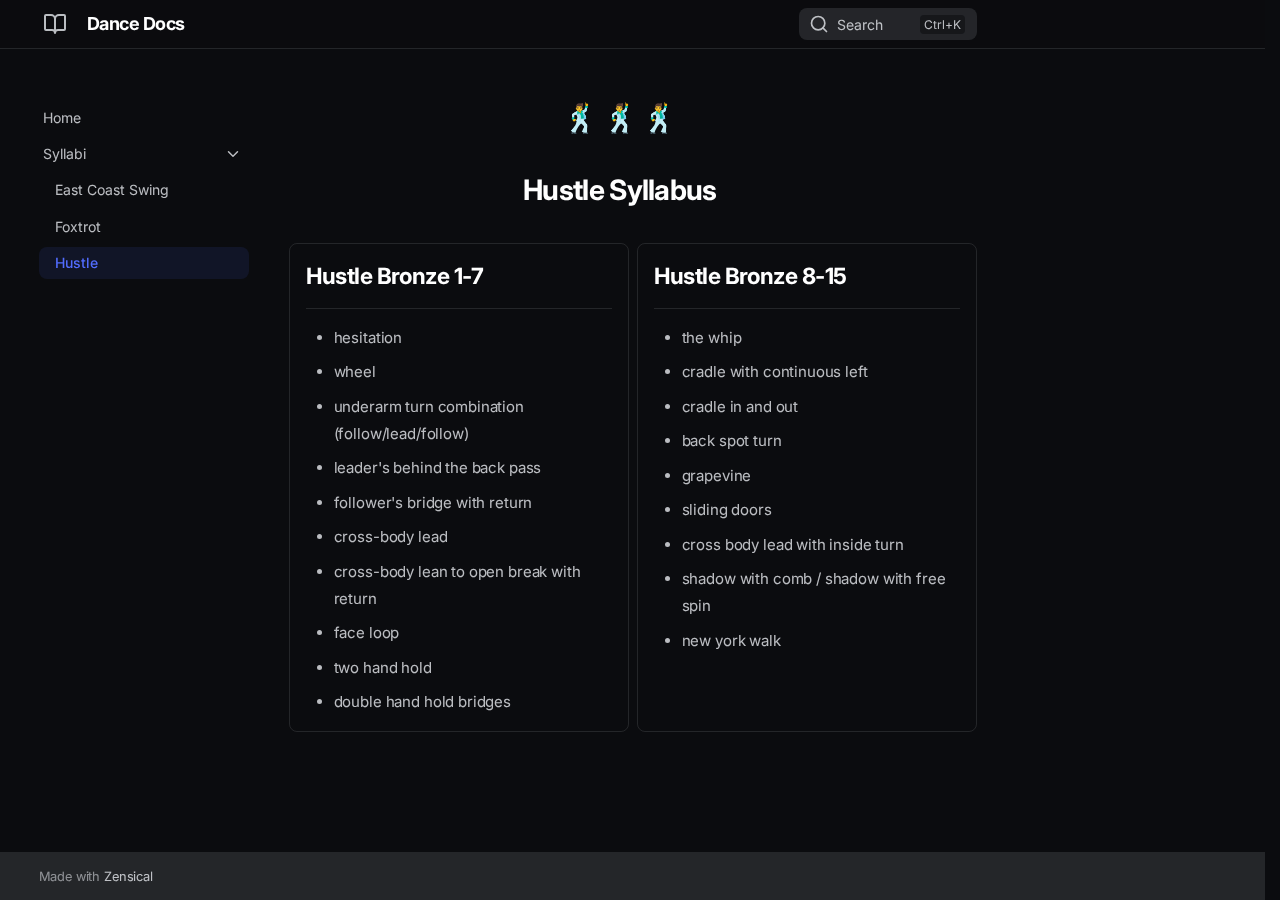
<file: docs/site/syllabi/hustle/index.html>
<!doctype html>
<html lang="en" class="no-js">
  <head>
    
      <meta charset="utf-8">
      <meta name="viewport" content="width=device-width,initial-scale=1">
      
      
      
        <link rel="canonical" href="https://jakegatsby.github.io/dance/syllabi/hustle/">
      
      
        <link rel="prev" href="../foxtrot/">
      
      
      
        
      
      
      <link rel="icon" href="../../assets/images/favicon.png">
      <meta name="generator" content="zensical-0.0.24">
    
    
      
        <title>🕺 🕺 🕺 - Dance Docs</title>
      
    
    
      
        
      
      <link rel="stylesheet" href="../../assets/stylesheets/modern/main.28978c9b.min.css">
      
        
          
        
        <link rel="stylesheet" href="../../assets/stylesheets/modern/palette.dfe2e883.min.css">
      
      


    
    
      
    
    
      
        
        
        <link rel="preconnect" href="https://fonts.gstatic.com" crossorigin>
        <link rel="stylesheet" href="https://fonts.googleapis.com/css?family=Inter:300,300i,400,400i,500,500i,700,700i%7CJetBrains+Mono:400,400i,700,700i&display=fallback">
        <style>:root{--md-text-font:"Inter";--md-code-font:"JetBrains Mono"}</style>
      
    
    
      <link rel="stylesheet" href="../../stylesheets/extra.css">
    
    <script>__md_scope=new URL("../..",location),__md_hash=e=>[...e].reduce(((e,t)=>(e<<5)-e+t.charCodeAt(0)),0),__md_get=(e,t=localStorage,a=__md_scope)=>JSON.parse(t.getItem(a.pathname+"."+e)),__md_set=(e,t,a=localStorage,_=__md_scope)=>{try{a.setItem(_.pathname+"."+e,JSON.stringify(t))}catch(e){}},document.documentElement.setAttribute("data-platform",navigator.platform)</script>
    
      

    
    
  </head>
  
  
    
    
      
    
    
    
    
    <body dir="ltr" data-md-color-scheme="slate" data-md-color-primary="indigo" data-md-color-accent="indigo">
  
    
    <input class="md-toggle" data-md-toggle="drawer" type="checkbox" id="__drawer" autocomplete="off">
    <input class="md-toggle" data-md-toggle="search" type="checkbox" id="__search" autocomplete="off">
    <label class="md-overlay" for="__drawer"></label>
    <div data-md-component="skip">
      
        
        <a href="#_1" class="md-skip">
          Skip to content
        </a>
      
    </div>
    <div data-md-component="announce">
      
    </div>
    
    
      

  

<header class="md-header md-header--shadow" data-md-component="header">
  <nav class="md-header__inner md-grid" aria-label="Header">
    <a href="../.." title="Dance Docs" class="md-header__button md-logo" aria-label="Dance Docs" data-md-component="logo">
      
  
  <svg xmlns="http://www.w3.org/2000/svg" fill="none" stroke="currentColor" stroke-linecap="round" stroke-linejoin="round" stroke-width="2" class="lucide lucide-book-open" viewBox="0 0 24 24"><path d="M12 7v14M3 18a1 1 0 0 1-1-1V4a1 1 0 0 1 1-1h5a4 4 0 0 1 4 4 4 4 0 0 1 4-4h5a1 1 0 0 1 1 1v13a1 1 0 0 1-1 1h-6a3 3 0 0 0-3 3 3 3 0 0 0-3-3z"/></svg>

    </a>
    <label class="md-header__button md-icon" for="__drawer">
      
      <svg xmlns="http://www.w3.org/2000/svg" fill="none" stroke="currentColor" stroke-linecap="round" stroke-linejoin="round" stroke-width="2" class="lucide lucide-menu" viewBox="0 0 24 24"><path d="M4 5h16M4 12h16M4 19h16"/></svg>
    </label>
    <div class="md-header__title" data-md-component="header-title">
      <div class="md-header__ellipsis">
        <div class="md-header__topic">
          <span class="md-ellipsis">
            Dance Docs
          </span>
        </div>
        <div class="md-header__topic" data-md-component="header-topic">
          <span class="md-ellipsis">
            
              🕺 🕺 🕺
            
          </span>
        </div>
      </div>
    </div>
    
      
        <form class="md-header__option" data-md-component="palette">
  
    
    
    
    <input class="md-option" data-md-color-media="(prefers-color-scheme: dark)" data-md-color-scheme="slate" data-md-color-primary="indigo" data-md-color-accent="indigo"  aria-hidden="true"  type="radio" name="__palette" id="__palette_0">
    
  
</form>
      
    
    
      <script>var palette=__md_get("__palette");if(palette&&palette.color){if("(prefers-color-scheme)"===palette.color.media){var media=matchMedia("(prefers-color-scheme: light)"),input=document.querySelector(media.matches?"[data-md-color-media='(prefers-color-scheme: light)']":"[data-md-color-media='(prefers-color-scheme: dark)']");palette.color.media=input.getAttribute("data-md-color-media"),palette.color.scheme=input.getAttribute("data-md-color-scheme"),palette.color.primary=input.getAttribute("data-md-color-primary"),palette.color.accent=input.getAttribute("data-md-color-accent")}for(var[key,value]of Object.entries(palette.color))document.body.setAttribute("data-md-color-"+key,value)}</script>
    
    
    
      
      
        <label class="md-header__button md-icon" for="__search">
          
          <svg xmlns="http://www.w3.org/2000/svg" fill="none" stroke="currentColor" stroke-linecap="round" stroke-linejoin="round" stroke-width="2" class="lucide lucide-search" viewBox="0 0 24 24"><path d="m21 21-4.34-4.34"/><circle cx="11" cy="11" r="8"/></svg>
        </label>
        <div class="md-search" data-md-component="search" role="dialog" aria-label="Search">
  <button type="button" class="md-search__button">
    Search
  </button>
</div>
      
    
    <div class="md-header__source">
      
    </div>
  </nav>
  
</header>
    
    <div class="md-container" data-md-component="container">
      
      
        
          
        
      
      <main class="md-main" data-md-component="main">
        <div class="md-main__inner md-grid">
          
            
              
              <div class="md-sidebar md-sidebar--primary" data-md-component="sidebar" data-md-type="navigation" >
                <div class="md-sidebar__scrollwrap">
                  <div class="md-sidebar__inner">
                    



<nav class="md-nav md-nav--primary" aria-label="Navigation" data-md-level="0">
  <label class="md-nav__title" for="__drawer">
    <a href="../.." title="Dance Docs" class="md-nav__button md-logo" aria-label="Dance Docs" data-md-component="logo">
      
  
  <svg xmlns="http://www.w3.org/2000/svg" fill="none" stroke="currentColor" stroke-linecap="round" stroke-linejoin="round" stroke-width="2" class="lucide lucide-book-open" viewBox="0 0 24 24"><path d="M12 7v14M3 18a1 1 0 0 1-1-1V4a1 1 0 0 1 1-1h5a4 4 0 0 1 4 4 4 4 0 0 1 4-4h5a1 1 0 0 1 1 1v13a1 1 0 0 1-1 1h-6a3 3 0 0 0-3 3 3 3 0 0 0-3-3z"/></svg>

    </a>
    Dance Docs
  </label>
  
  <ul class="md-nav__list" data-md-scrollfix>
    
      
      
  
  
  
  
    <li class="md-nav__item">
      <a href="../.." class="md-nav__link">
        
  
  
  <span class="md-ellipsis">
    
  
    Home
  

    
  </span>
  
  

      </a>
    </li>
  

    
      
      
  
  
    
  
  
  
    
    
    
    
    
    <li class="md-nav__item md-nav__item--active md-nav__item--nested">
      
        
        
        <input class="md-nav__toggle md-toggle " type="checkbox" id="__nav_2" checked>
        
          
          <label class="md-nav__link" for="__nav_2" id="__nav_2_label" tabindex="0">
            
  
  
  <span class="md-ellipsis">
    
  
    Syllabi
  

    
  </span>
  
  

            <span class="md-nav__icon md-icon"></span>
          </label>
        
        <nav class="md-nav" data-md-level="1" aria-labelledby="__nav_2_label" aria-expanded="true">
          <label class="md-nav__title" for="__nav_2">
            <span class="md-nav__icon md-icon"></span>
            
  
    Syllabi
  

          </label>
          <ul class="md-nav__list" data-md-scrollfix>
            
              
                
  
  
  
  
    <li class="md-nav__item">
      <a href="../east-coast-swing/" class="md-nav__link">
        
  
  
  <span class="md-ellipsis">
    
  
    East Coast Swing
  

    
  </span>
  
  

      </a>
    </li>
  

              
            
              
                
  
  
  
  
    <li class="md-nav__item">
      <a href="../foxtrot/" class="md-nav__link">
        
  
  
  <span class="md-ellipsis">
    
  
    Foxtrot
  

    
  </span>
  
  

      </a>
    </li>
  

              
            
              
                
  
  
    
  
  
  
    <li class="md-nav__item md-nav__item--active">
      
      <input class="md-nav__toggle md-toggle" type="checkbox" id="__toc">
      
      
        
      
      
      <a href="././" class="md-nav__link md-nav__link--active">
        
  
  
  <span class="md-ellipsis">
    
  
    Hustle
  

    
  </span>
  
  

      </a>
      
    </li>
  

              
            
          </ul>
        </nav>
      
    </li>
  

    
  </ul>
</nav>
                  </div>
                </div>
              </div>
            
            
              
              <div class="md-sidebar md-sidebar--secondary" data-md-component="sidebar" data-md-type="toc" >
                <div class="md-sidebar__scrollwrap">
                  <div class="md-sidebar__inner">
                    


<nav class="md-nav md-nav--secondary" aria-label="On this page">
  
  
  
    
  
  
</nav>
                  </div>
                </div>
              </div>
            
          
          
            <div class="md-content" data-md-component="content">
              
              <article class="md-content__inner md-typeset">
                
                  

<h1 id="_1">🕺 🕺 🕺<a class="headerlink" href="#_1" title="Permanent link">&para;</a></h1>
<h1 id="hustle-syllabus">Hustle Syllabus<a class="headerlink" href="#hustle-syllabus" title="Permanent link">&para;</a></h1>
<div class="grid cards">
<ul>
<li>
<h2 id="hustle-bronze-1-7">Hustle Bronze 1-7<a class="headerlink" href="#hustle-bronze-1-7" title="Permanent link">&para;</a></h2>
<hr />
<ul>
<li>hesitation</li>
<li>wheel</li>
<li>underarm turn combination (follow/lead/follow)</li>
<li>leader's behind the back pass</li>
<li>follower's bridge with return</li>
<li>cross-body lead</li>
<li>cross-body lean to open break with return</li>
<li>face loop</li>
<li>two hand hold</li>
<li>double hand hold bridges</li>
</ul>
</li>
<li>
<h2 id="hustle-bronze-8-15">Hustle Bronze 8-15<a class="headerlink" href="#hustle-bronze-8-15" title="Permanent link">&para;</a></h2>
<hr />
<ul>
<li>the whip</li>
<li>cradle with continuous left</li>
<li>cradle in and out</li>
<li>back spot turn</li>
<li>grapevine</li>
<li>sliding doors</li>
<li>cross body lead with inside turn</li>
<li>shadow with comb / shadow with free spin</li>
<li>new york walk</li>
</ul>
</li>
</ul>
</div>














                
              </article>
            </div>
          
          
<script>var target=document.getElementById(location.hash.slice(1));target&&target.name&&(target.checked=target.name.startsWith("__tabbed_"))</script>
        </div>
        
      </main>
      
        <footer class="md-footer">
  
  <div class="md-footer-meta md-typeset">
    <div class="md-footer-meta__inner md-grid">
      <div class="md-copyright">
  
  
    Made with
    <a href="https://zensical.org/" target="_blank" rel="noopener">
      Zensical
    </a>
  
</div>
      
    </div>
  </div>
</footer>
      
    </div>
    <div class="md-dialog" data-md-component="dialog">
      <div class="md-dialog__inner md-typeset"></div>
    </div>
    
    
    
      
      
      
      <script id="__config" type="application/json">{"annotate":null,"base":"../..","features":[],"search":"../../assets/javascripts/workers/search.e2d2d235.min.js","tags":null,"translations":{"clipboard.copied":"Copied to clipboard","clipboard.copy":"Copy to clipboard","search.result.more.one":"1 more on this page","search.result.more.other":"# more on this page","search.result.none":"No matching documents","search.result.one":"1 matching document","search.result.other":"# matching documents","search.result.placeholder":"Type to start searching","search.result.term.missing":"Missing","select.version":"Select version"},"version":null}</script>
    
    
      <script src="../../assets/javascripts/bundle.16f8adc2.min.js"></script>
      
    
  </body>
</html>
</file>
<file: docs/site/stylesheets/extra.css>
h1 {
    text-align: center;
}

@media (max-width: 767px) {
  .md-typeset {
    font-size: 1.2rem;
  }
}

a {
  text-decoration: none !important;
}
</file>
<file: docs/stylesheets/extra.css>
h1 {
    text-align: center;
}

@media (max-width: 767px) {
  .md-typeset {
    font-size: 1.2rem;
  }
}

a {
  text-decoration: none !important;
}
</file>
<file: docs/stylesheets/custom.css>
h1 {
    text-align: center;
}


@media (max-width: 767px) {
  .md-typeset {
    font-size: 1.2rem;
  }
}
</file>
<file: docs/assets/stylesheets/main.4af4bdda.min.css>
@charset "UTF-8";html{-webkit-text-size-adjust:none;-moz-text-size-adjust:none;text-size-adjust:none;box-sizing:border-box}*,:after,:before{box-sizing:inherit}@media (prefers-reduced-motion){*,:after,:before{transition:none!important}}body{margin:0}a,button,input,label{-webkit-tap-highlight-color:transparent}a{color:inherit;text-decoration:none}hr{border:0;box-sizing:initial;display:block;height:.05rem;overflow:visible;padding:0}small{font-size:80%}sub,sup{line-height:1em}img{border-style:none}table{border-collapse:initial;border-spacing:0}td,th{font-weight:400;vertical-align:top}button{background:#0000;border:0;font-family:inherit;font-size:inherit;margin:0;padding:0}input{border:0;outline:none}:root{--md-primary-fg-color:#4051b5;--md-primary-fg-color--light:#5d6cc0;--md-primary-fg-color--dark:#303fa1;--md-primary-bg-color:#fff;--md-primary-bg-color--light:#ffffffb3;--md-accent-fg-color:#526cfe;--md-accent-fg-color--transparent:#526cfe1a;--md-accent-bg-color:#fff;--md-accent-bg-color--light:#ffffffb3}[data-md-color-scheme=default]{color-scheme:light}[data-md-color-scheme=default] img[src$="#gh-dark-mode-only"],[data-md-color-scheme=default] img[src$="#only-dark"]{display:none}:root,[data-md-color-scheme=default]{--md-hue:225deg;--md-default-fg-color:#000000de;--md-default-fg-color--light:#0000008a;--md-default-fg-color--lighter:#00000052;--md-default-fg-color--lightest:#00000012;--md-default-bg-color:#fff;--md-default-bg-color--light:#ffffffb3;--md-default-bg-color--lighter:#ffffff4d;--md-default-bg-color--lightest:#ffffff1f;--md-code-fg-color:#36464e;--md-code-bg-color:#f5f5f5;--md-code-hl-color:#4287ff;--md-code-hl-color--light:#4287ff1a;--md-code-hl-number-color:#d52a2a;--md-code-hl-special-color:#db1457;--md-code-hl-function-color:#a846b9;--md-code-hl-constant-color:#6e59d9;--md-code-hl-keyword-color:#3f6ec6;--md-code-hl-string-color:#1c7d4d;--md-code-hl-name-color:var(--md-code-fg-color);--md-code-hl-operator-color:var(--md-default-fg-color--light);--md-code-hl-punctuation-color:var(--md-default-fg-color--light);--md-code-hl-comment-color:var(--md-default-fg-color--light);--md-code-hl-generic-color:var(--md-default-fg-color--light);--md-code-hl-variable-color:var(--md-default-fg-color--light);--md-typeset-color:var(--md-default-fg-color);--md-typeset-a-color:var(--md-primary-fg-color);--md-typeset-del-color:#f5503d26;--md-typeset-ins-color:#0bd57026;--md-typeset-kbd-color:#fafafa;--md-typeset-kbd-accent-color:#fff;--md-typeset-kbd-border-color:#b8b8b8;--md-typeset-mark-color:#ffff0080;--md-typeset-table-color:#0000001f;--md-typeset-table-color--light:rgba(0,0,0,.035);--md-admonition-fg-color:var(--md-default-fg-color);--md-admonition-bg-color:var(--md-default-bg-color);--md-warning-fg-color:#000000de;--md-warning-bg-color:#ff9;--md-footer-fg-color:#fff;--md-footer-fg-color--light:#ffffffb3;--md-footer-fg-color--lighter:#ffffff73;--md-footer-bg-color:#000000de;--md-footer-bg-color--dark:#00000052;--md-shadow-z1:0 0.2rem 0.5rem #0000000d,0 0 0.05rem #0000001a;--md-shadow-z2:0 0.2rem 0.5rem #0000001a,0 0 0.05rem #00000040;--md-shadow-z3:0 0.2rem 0.5rem #0003,0 0 0.05rem #00000059}.md-icon svg{fill:currentcolor;display:block;height:1.2rem;width:1.2rem}body{-webkit-font-smoothing:antialiased;-moz-osx-font-smoothing:grayscale;--md-text-font-family:var(--md-text-font,_),-apple-system,BlinkMacSystemFont,Helvetica,Arial,sans-serif;--md-code-font-family:var(--md-code-font,_),SFMono-Regular,Consolas,Menlo,monospace}aside,body,input{font-feature-settings:"kern","liga";color:var(--md-typeset-color);font-family:var(--md-text-font-family)}code,kbd,pre{font-feature-settings:"kern";font-family:var(--md-code-font-family)}:root{--md-typeset-table-sort-icon:url('data:image/svg+xml;charset=utf-8,<svg xmlns="http://www.w3.org/2000/svg" viewBox="0 0 24 24"><path d="m18 21-4-4h3V7h-3l4-4 4 4h-3v10h3M2 19v-2h10v2M2 13v-2h7v2M2 7V5h4v2z"/></svg>');--md-typeset-table-sort-icon--asc:url('data:image/svg+xml;charset=utf-8,<svg xmlns="http://www.w3.org/2000/svg" viewBox="0 0 24 24"><path d="M19 17h3l-4 4-4-4h3V3h2M2 17h10v2H2M6 5v2H2V5m0 6h7v2H2z"/></svg>');--md-typeset-table-sort-icon--desc:url('data:image/svg+xml;charset=utf-8,<svg xmlns="http://www.w3.org/2000/svg" viewBox="0 0 24 24"><path d="M19 7h3l-4-4-4 4h3v14h2M2 17h10v2H2M6 5v2H2V5m0 6h7v2H2z"/></svg>')}.md-typeset{-webkit-print-color-adjust:exact;color-adjust:exact;font-size:.8rem;line-height:1.6;overflow-wrap:break-word}@media print{.md-typeset{font-size:.68rem}}.md-typeset blockquote,.md-typeset dl,.md-typeset figure,.md-typeset ol,.md-typeset pre,.md-typeset ul{margin-bottom:1em;margin-top:1em}.md-typeset h1{color:var(--md-default-fg-color--light);font-size:2em;line-height:1.3;margin:0 0 1.25em}.md-typeset h1,.md-typeset h2{font-weight:300;letter-spacing:-.01em}.md-typeset h2{font-size:1.5625em;line-height:1.4;margin:1.6em 0 .64em}.md-typeset h3{font-size:1.25em;font-weight:400;letter-spacing:-.01em;line-height:1.5;margin:1.6em 0 .8em}.md-typeset h2+h3{margin-top:.8em}.md-typeset h4{font-weight:700;letter-spacing:-.01em;margin:1em 0}.md-typeset h5,.md-typeset h6{color:var(--md-default-fg-color--light);font-size:.8em;font-weight:700;letter-spacing:-.01em;margin:1.25em 0}.md-typeset h5{text-transform:uppercase}.md-typeset h5 code{text-transform:none}.md-typeset hr{border-bottom:.05rem solid var(--md-default-fg-color--lightest);display:flow-root;margin:1.5em 0}.md-typeset a{color:var(--md-typeset-a-color);word-break:break-word}.md-typeset a,.md-typeset a:before{transition:color 125ms}.md-typeset a:focus,.md-typeset a:hover{color:var(--md-accent-fg-color)}.md-typeset a:focus code,.md-typeset a:hover code{background-color:var(--md-accent-fg-color--transparent)}.md-typeset a code{color:currentcolor;transition:background-color 125ms}.md-typeset a.focus-visible{outline-color:var(--md-accent-fg-color);outline-offset:.2rem}.md-typeset code,.md-typeset kbd,.md-typeset pre{color:var(--md-code-fg-color);direction:ltr;font-variant-ligatures:none}@media print{.md-typeset code,.md-typeset kbd,.md-typeset pre{white-space:pre-wrap}}.md-typeset code{background-color:var(--md-code-bg-color);border-radius:.1rem;-webkit-box-decoration-break:clone;box-decoration-break:clone;font-size:.85em;padding:0 .2941176471em;word-break:break-word}.md-typeset code:not(.focus-visible){-webkit-tap-highlight-color:transparent;outline:none}.md-typeset pre{display:flow-root;line-height:1.4;position:relative}.md-typeset pre>code{-webkit-box-decoration-break:slice;box-decoration-break:slice;box-shadow:none;display:block;margin:0;outline-color:var(--md-accent-fg-color);overflow:auto;padding:.7720588235em 1.1764705882em;scrollbar-color:var(--md-default-fg-color--lighter) #0000;scrollbar-width:thin;touch-action:auto;word-break:normal}.md-typeset pre>code:hover{scrollbar-color:var(--md-accent-fg-color) #0000}.md-typeset pre>code::-webkit-scrollbar{height:.2rem;width:.2rem}.md-typeset pre>code::-webkit-scrollbar-thumb{background-color:var(--md-default-fg-color--lighter)}.md-typeset pre>code::-webkit-scrollbar-thumb:hover{background-color:var(--md-accent-fg-color)}.md-typeset kbd{background-color:var(--md-typeset-kbd-color);border-radius:.1rem;box-shadow:0 .1rem 0 .05rem var(--md-typeset-kbd-border-color),0 .1rem 0 var(--md-typeset-kbd-border-color),0 -.1rem .2rem var(--md-typeset-kbd-accent-color) inset;color:var(--md-default-fg-color);display:inline-block;font-size:.75em;padding:0 .6666666667em;vertical-align:text-top;word-break:break-word}.md-typeset mark{background-color:var(--md-typeset-mark-color);-webkit-box-decoration-break:clone;box-decoration-break:clone;color:inherit;word-break:break-word}.md-typeset abbr{border-bottom:.05rem dotted var(--md-default-fg-color--light);cursor:help;text-decoration:none}.md-typeset small{opacity:.75}[dir=ltr] .md-typeset sub,[dir=ltr] .md-typeset sup{margin-left:.078125em}[dir=rtl] .md-typeset sub,[dir=rtl] .md-typeset sup{margin-right:.078125em}[dir=ltr] .md-typeset blockquote{padding-left:.6rem}[dir=rtl] .md-typeset blockquote{padding-right:.6rem}[dir=ltr] .md-typeset blockquote{border-left:.2rem solid var(--md-default-fg-color--lighter)}[dir=rtl] .md-typeset blockquote{border-right:.2rem solid var(--md-default-fg-color--lighter)}.md-typeset blockquote{color:var(--md-default-fg-color--light);margin-left:0;margin-right:0}.md-typeset ul{list-style-type:disc}.md-typeset ul[type]{list-style-type:revert-layer}[dir=ltr] .md-typeset ol,[dir=ltr] .md-typeset ul{margin-left:.625em}[dir=rtl] .md-typeset ol,[dir=rtl] .md-typeset ul{margin-right:.625em}.md-typeset ol,.md-typeset ul{padding:0}.md-typeset ol:not([hidden]),.md-typeset ul:not([hidden]){display:flow-root}.md-typeset ol ol,.md-typeset ul ol{list-style-type:lower-alpha}.md-typeset ol ol ol,.md-typeset ul ol ol{list-style-type:lower-roman}.md-typeset ol ol ol ol,.md-typeset ul ol ol ol{list-style-type:upper-alpha}.md-typeset ol ol ol ol ol,.md-typeset ul ol ol ol ol{list-style-type:upper-roman}.md-typeset ol[type],.md-typeset ul[type]{list-style-type:revert-layer}[dir=ltr] .md-typeset ol li,[dir=ltr] .md-typeset ul li{margin-left:1.25em}[dir=rtl] .md-typeset ol li,[dir=rtl] .md-typeset ul li{margin-right:1.25em}.md-typeset ol li,.md-typeset ul li{margin-bottom:.5em}.md-typeset ol li blockquote,.md-typeset ol li p,.md-typeset ul li blockquote,.md-typeset ul li p{margin:.5em 0}.md-typeset ol li:last-child,.md-typeset ul li:last-child{margin-bottom:0}[dir=ltr] .md-typeset ol li ol,[dir=ltr] .md-typeset ol li ul,[dir=ltr] .md-typeset ul li ol,[dir=ltr] .md-typeset ul li ul{margin-left:.625em}[dir=rtl] .md-typeset ol li ol,[dir=rtl] .md-typeset ol li ul,[dir=rtl] .md-typeset ul li ol,[dir=rtl] .md-typeset ul li ul{margin-right:.625em}.md-typeset ol li ol,.md-typeset ol li ul,.md-typeset ul li ol,.md-typeset ul li ul{margin-bottom:.5em;margin-top:.5em}[dir=ltr] .md-typeset dd{margin-left:1.875em}[dir=rtl] .md-typeset dd{margin-right:1.875em}.md-typeset dd{margin-bottom:1.5em;margin-top:1em}.md-typeset img,.md-typeset svg,.md-typeset video{height:auto;max-width:100%}.md-typeset img[align=left]{margin:1em 1em 1em 0}.md-typeset img[align=right]{margin:1em 0 1em 1em}.md-typeset img[align]:only-child{margin-top:0}.md-typeset figure{display:flow-root;margin:1em auto;max-width:100%;text-align:center;width:-moz-fit-content;width:fit-content}.md-typeset figure img{display:block;margin:0 auto}.md-typeset figcaption{font-style:italic;margin:1em auto;max-width:24rem}.md-typeset iframe{max-width:100%}.md-typeset table:not([class]){background-color:var(--md-default-bg-color);border:.05rem solid var(--md-typeset-table-color);border-radius:.1rem;display:inline-block;font-size:.64rem;max-width:100%;overflow:auto;touch-action:auto}@media print{.md-typeset table:not([class]){display:table}}.md-typeset table:not([class])+*{margin-top:1.5em}.md-typeset table:not([class]) td>:first-child,.md-typeset table:not([class]) th>:first-child{margin-top:0}.md-typeset table:not([class]) td>:last-child,.md-typeset table:not([class]) th>:last-child{margin-bottom:0}.md-typeset table:not([class]) td:not([align]),.md-typeset table:not([class]) th:not([align]){text-align:left}[dir=rtl] .md-typeset table:not([class]) td:not([align]),[dir=rtl] .md-typeset table:not([class]) th:not([align]){text-align:right}.md-typeset table:not([class]) th{font-weight:700;min-width:5rem;padding:.9375em 1.25em;vertical-align:top}.md-typeset table:not([class]) td{border-top:.05rem solid var(--md-typeset-table-color);padding:.9375em 1.25em;vertical-align:top}.md-typeset table:not([class]) tbody tr{transition:background-color 125ms}.md-typeset table:not([class]) tbody tr:hover{background-color:var(--md-typeset-table-color--light);box-shadow:0 .05rem 0 var(--md-default-bg-color) inset}.md-typeset table:not([class]) a{word-break:normal}.md-typeset table th[role=columnheader]{cursor:pointer}[dir=ltr] .md-typeset table th[role=columnheader]:after{margin-left:.5em}[dir=rtl] .md-typeset table th[role=columnheader]:after{margin-right:.5em}.md-typeset table th[role=columnheader]:after{content:"";display:inline-block;height:1.2em;-webkit-mask-image:var(--md-typeset-table-sort-icon);mask-image:var(--md-typeset-table-sort-icon);-webkit-mask-repeat:no-repeat;mask-repeat:no-repeat;-webkit-mask-size:contain;mask-size:contain;transition:background-color 125ms;vertical-align:text-bottom;width:1.2em}.md-typeset table th[role=columnheader]:hover:after{background-color:var(--md-default-fg-color--lighter)}.md-typeset table th[role=columnheader][aria-sort=ascending]:after{background-color:var(--md-default-fg-color--light);-webkit-mask-image:var(--md-typeset-table-sort-icon--asc);mask-image:var(--md-typeset-table-sort-icon--asc)}.md-typeset table th[role=columnheader][aria-sort=descending]:after{background-color:var(--md-default-fg-color--light);-webkit-mask-image:var(--md-typeset-table-sort-icon--desc);mask-image:var(--md-typeset-table-sort-icon--desc)}.md-typeset__scrollwrap{margin:1em -.8rem;overflow-x:auto;touch-action:auto}.md-typeset__table{display:inline-block;margin-bottom:.5em;padding:0 .8rem}@media print{.md-typeset__table{display:block}}html .md-typeset__table table{display:table;margin:0;overflow:hidden;width:100%}@media screen and (max-width:44.984375em){.md-content__inner>pre{margin:1em -.8rem}.md-content__inner>pre code{border-radius:0}}.md-typeset .md-author{border-radius:100%;display:block;flex-shrink:0;height:1.6rem;overflow:hidden;position:relative;transition:color 125ms,transform 125ms;width:1.6rem}.md-typeset .md-author img{display:block}.md-typeset .md-author--more{background:var(--md-default-fg-color--lightest);color:var(--md-default-fg-color--lighter);font-size:.6rem;font-weight:700;line-height:1.6rem;text-align:center}.md-typeset .md-author--long{height:2.4rem;width:2.4rem}.md-typeset a.md-author{transform:scale(1)}.md-typeset a.md-author img{border-radius:100%;filter:grayscale(100%) opacity(75%);transition:filter 125ms}.md-typeset a.md-author:focus,.md-typeset a.md-author:hover{transform:scale(1.1);z-index:1}.md-typeset a.md-author:focus img,.md-typeset a.md-author:hover img{filter:grayscale(0)}.md-banner{background-color:var(--md-footer-bg-color);color:var(--md-footer-fg-color);overflow:auto}@media print{.md-banner{display:none}}.md-banner--warning{background-color:var(--md-warning-bg-color);color:var(--md-warning-fg-color)}.md-banner__inner{font-size:.7rem;margin:.6rem auto;padding:0 .8rem}[dir=ltr] .md-banner__button{float:right}[dir=rtl] .md-banner__button{float:left}.md-banner__button{color:inherit;cursor:pointer;transition:opacity .25s}.no-js .md-banner__button{display:none}.md-banner__button:hover{opacity:.7}html{font-size:125%;height:100%;overflow-x:hidden}@media screen and (min-width:100em){html{font-size:137.5%}}@media screen and (min-width:125em){html{font-size:150%}}body{background-color:var(--md-default-bg-color);display:flex;flex-direction:column;font-size:.5rem;min-height:100%;position:relative;width:100%}@media print{body{display:block}}@media screen and (max-width:59.984375em){body[data-md-scrolllock]{position:fixed}}.md-grid{margin-left:auto;margin-right:auto;max-width:61rem}.md-container{display:flex;flex-direction:column;flex-grow:1}@media print{.md-container{display:block}}.md-main{flex-grow:1}.md-main__inner{display:flex;height:100%;margin-top:1.5rem}.md-ellipsis{overflow:hidden;text-overflow:ellipsis}.md-toggle{display:none}.md-option{height:0;opacity:0;position:absolute;width:0}.md-option:checked+label:not([hidden]){display:block}.md-option.focus-visible+label{outline-color:var(--md-accent-fg-color);outline-style:auto}.md-skip{background-color:var(--md-default-fg-color);border-radius:.1rem;color:var(--md-default-bg-color);font-size:.64rem;margin:.5rem;opacity:0;outline-color:var(--md-accent-fg-color);padding:.3rem .5rem;position:fixed;transform:translateY(.4rem);z-index:-1}.md-skip:focus{opacity:1;transform:translateY(0);transition:transform .25s cubic-bezier(.4,0,.2,1),opacity 175ms 75ms;z-index:10}@page{margin:25mm}:root{--md-clipboard-icon:url('data:image/svg+xml;charset=utf-8,<svg xmlns="http://www.w3.org/2000/svg" viewBox="0 0 24 24"><path d="M19 21H8V7h11m0-2H8a2 2 0 0 0-2 2v14a2 2 0 0 0 2 2h11a2 2 0 0 0 2-2V7a2 2 0 0 0-2-2m-3-4H4a2 2 0 0 0-2 2v14h2V3h12z"/></svg>')}.md-clipboard{border-radius:.1rem;color:var(--md-default-fg-color--lightest);cursor:pointer;height:1.5em;outline-color:var(--md-accent-fg-color);outline-offset:.1rem;position:absolute;right:.5em;top:.5em;transition:color .25s;width:1.5em;z-index:1}@media print{.md-clipboard{display:none}}.md-clipboard:not(.focus-visible){-webkit-tap-highlight-color:transparent;outline:none}:hover>.md-clipboard{color:var(--md-default-fg-color--light)}.md-clipboard:focus,.md-clipboard:hover{color:var(--md-accent-fg-color)}.md-clipboard:after{background-color:currentcolor;content:"";display:block;height:1.125em;margin:0 auto;-webkit-mask-image:var(--md-clipboard-icon);mask-image:var(--md-clipboard-icon);-webkit-mask-position:center;mask-position:center;-webkit-mask-repeat:no-repeat;mask-repeat:no-repeat;-webkit-mask-size:contain;mask-size:contain;width:1.125em}.md-clipboard--inline{cursor:pointer}.md-clipboard--inline code{transition:color .25s,background-color .25s}.md-clipboard--inline:focus code,.md-clipboard--inline:hover code{background-color:var(--md-accent-fg-color--transparent);color:var(--md-accent-fg-color)}.md-typeset .md-code__content{display:grid}@keyframes consent{0%{opacity:0;transform:translateY(100%)}to{opacity:1;transform:translateY(0)}}@keyframes overlay{0%{opacity:0}to{opacity:1}}.md-consent__overlay{animation:overlay .25s both;-webkit-backdrop-filter:blur(.1rem);backdrop-filter:blur(.1rem);background-color:#0000008a;height:100%;opacity:1;position:fixed;top:0;width:100%;z-index:5}.md-consent__inner{animation:consent .5s cubic-bezier(.1,.7,.1,1) both;background-color:var(--md-default-bg-color);border:0;border-radius:.1rem;bottom:0;box-shadow:0 0 .2rem #0000001a,0 .2rem .4rem #0003;max-height:100%;overflow:auto;padding:0;position:fixed;width:100%;z-index:5}.md-consent__form{padding:.8rem}.md-consent__settings{display:none;margin:1em 0}input:checked+.md-consent__settings{display:block}.md-consent__controls{margin-bottom:.8rem}.md-typeset .md-consent__controls .md-button{display:inline}@media screen and (max-width:44.984375em){.md-typeset .md-consent__controls .md-button{display:block;margin-top:.4rem;text-align:center;width:100%}}.md-consent label{cursor:pointer}.md-content{flex-grow:1;min-width:0}.md-content__inner{margin:0 .8rem 1.2rem;padding-top:.6rem}@media screen and (min-width:76.25em){[dir=ltr] .md-sidebar--primary:not([hidden])~.md-content>.md-content__inner{margin-left:1.2rem}[dir=ltr] .md-sidebar--secondary:not([hidden])~.md-content>.md-content__inner,[dir=rtl] .md-sidebar--primary:not([hidden])~.md-content>.md-content__inner{margin-right:1.2rem}[dir=rtl] .md-sidebar--secondary:not([hidden])~.md-content>.md-content__inner{margin-left:1.2rem}}.md-content__inner:before{content:"";display:block;height:.4rem}.md-content__inner>:last-child{margin-bottom:0}[dir=ltr] .md-content__button{float:right}[dir=rtl] .md-content__button{float:left}[dir=ltr] .md-content__button{margin-left:.4rem}[dir=rtl] .md-content__button{margin-right:.4rem}.md-content__button{margin:.4rem 0;padding:0}@media print{.md-content__button{display:none}}.md-typeset .md-content__button{color:var(--md-default-fg-color--lighter)}.md-content__button svg{display:inline;vertical-align:top}[dir=rtl] .md-content__button svg{transform:scaleX(-1)}[dir=ltr] .md-dialog{right:.8rem}[dir=rtl] .md-dialog{left:.8rem}.md-dialog{background-color:var(--md-default-fg-color);border-radius:.1rem;bottom:.8rem;box-shadow:var(--md-shadow-z3);min-width:11.1rem;opacity:0;padding:.4rem .6rem;pointer-events:none;position:fixed;transform:translateY(100%);transition:transform 0ms .4s,opacity .4s;z-index:4}@media print{.md-dialog{display:none}}.md-dialog--active{opacity:1;pointer-events:auto;transform:translateY(0);transition:transform .4s cubic-bezier(.075,.85,.175,1),opacity .4s}.md-dialog__inner{color:var(--md-default-bg-color);font-size:.7rem}.md-feedback{margin:2em 0 1em;text-align:center}.md-feedback fieldset{border:none;margin:0;padding:0}.md-feedback__title{font-weight:700;margin:1em auto}.md-feedback__inner{position:relative}.md-feedback__list{display:flex;flex-wrap:wrap;place-content:baseline center;position:relative}.md-feedback__list:hover .md-icon:not(:disabled){color:var(--md-default-fg-color--lighter)}:disabled .md-feedback__list{min-height:1.8rem}.md-feedback__icon{color:var(--md-default-fg-color--light);cursor:pointer;flex-shrink:0;margin:0 .1rem;transition:color 125ms}.md-feedback__icon:not(:disabled).md-icon:hover{color:var(--md-accent-fg-color)}.md-feedback__icon:disabled{color:var(--md-default-fg-color--lightest);pointer-events:none}.md-feedback__note{opacity:0;position:relative;transform:translateY(.4rem);transition:transform .4s cubic-bezier(.1,.7,.1,1),opacity .15s}.md-feedback__note>*{margin:0 auto;max-width:16rem}:disabled .md-feedback__note{opacity:1;transform:translateY(0)}@media print{.md-feedback{display:none}}.md-footer{background-color:var(--md-footer-bg-color);color:var(--md-footer-fg-color)}@media print{.md-footer{display:none}}.md-footer__inner{justify-content:space-between;overflow:auto;padding:.2rem}.md-footer__inner:not([hidden]){display:flex}.md-footer__link{align-items:end;display:flex;flex-grow:0.01;margin-bottom:.4rem;margin-top:1rem;max-width:100%;outline-color:var(--md-accent-fg-color);overflow:hidden;transition:opacity .25s}.md-footer__link:focus,.md-footer__link:hover{opacity:.7}[dir=rtl] .md-footer__link svg{transform:scaleX(-1)}@media screen and (max-width:44.984375em){.md-footer__link--prev{flex-shrink:0}.md-footer__link--prev .md-footer__title{display:none}}[dir=ltr] .md-footer__link--next{margin-left:auto}[dir=rtl] .md-footer__link--next{margin-right:auto}.md-footer__link--next{text-align:right}[dir=rtl] .md-footer__link--next{text-align:left}.md-footer__title{flex-grow:1;font-size:.9rem;margin-bottom:.7rem;max-width:calc(100% - 2.4rem);padding:0 1rem;white-space:nowrap}.md-footer__button{margin:.2rem;padding:.4rem}.md-footer__direction{font-size:.64rem;opacity:.7}.md-footer-meta{background-color:var(--md-footer-bg-color--dark)}.md-footer-meta__inner{display:flex;flex-wrap:wrap;justify-content:space-between;padding:.2rem}html .md-footer-meta.md-typeset a{color:var(--md-footer-fg-color--light)}html .md-footer-meta.md-typeset a:focus,html .md-footer-meta.md-typeset a:hover{color:var(--md-footer-fg-color)}.md-copyright{color:var(--md-footer-fg-color--lighter);font-size:.64rem;margin:auto .6rem;padding:.4rem 0;width:100%}@media screen and (min-width:45em){.md-copyright{width:auto}}.md-copyright__highlight{color:var(--md-footer-fg-color--light)}.md-social{display:inline-flex;gap:.2rem;margin:0 .4rem;padding:.2rem 0 .6rem}@media screen and (min-width:45em){.md-social{padding:.6rem 0}}.md-social__link{display:inline-block;height:1.6rem;text-align:center;width:1.6rem}.md-social__link:before{line-height:1.9}.md-social__link svg{fill:currentcolor;max-height:.8rem;vertical-align:-25%}.md-typeset .md-button{border:.1rem solid;border-radius:.1rem;color:var(--md-primary-fg-color);cursor:pointer;display:inline-block;font-weight:700;padding:.625em 2em;transition:color 125ms,background-color 125ms,border-color 125ms}.md-typeset .md-button--primary{background-color:var(--md-primary-fg-color);border-color:var(--md-primary-fg-color);color:var(--md-primary-bg-color)}.md-typeset .md-button:focus,.md-typeset .md-button:hover{background-color:var(--md-accent-fg-color);border-color:var(--md-accent-fg-color);color:var(--md-accent-bg-color)}[dir=ltr] .md-typeset .md-input{border-top-left-radius:.1rem}[dir=ltr] .md-typeset .md-input,[dir=rtl] .md-typeset .md-input{border-top-right-radius:.1rem}[dir=rtl] .md-typeset .md-input{border-top-left-radius:.1rem}.md-typeset .md-input{border-bottom:.1rem solid var(--md-default-fg-color--lighter);box-shadow:var(--md-shadow-z1);font-size:.8rem;height:1.8rem;padding:0 .6rem;transition:border .25s,box-shadow .25s}.md-typeset .md-input:focus,.md-typeset .md-input:hover{border-bottom-color:var(--md-accent-fg-color);box-shadow:var(--md-shadow-z2)}.md-typeset .md-input--stretch{width:100%}.md-header{background-color:var(--md-primary-fg-color);box-shadow:0 0 .2rem #0000,0 .2rem .4rem #0000;color:var(--md-primary-bg-color);display:block;left:0;position:sticky;right:0;top:0;z-index:4}@media print{.md-header{display:none}}.md-header[hidden]{transform:translateY(-100%);transition:transform .25s cubic-bezier(.8,0,.6,1),box-shadow .25s}.md-header--shadow{box-shadow:0 0 .2rem #0000001a,0 .2rem .4rem #0003;transition:transform .25s cubic-bezier(.1,.7,.1,1),box-shadow .25s}.md-header__inner{align-items:center;display:flex;padding:0 .2rem}.md-header__button{color:currentcolor;cursor:pointer;margin:.2rem;outline-color:var(--md-accent-fg-color);padding:.4rem;position:relative;transition:opacity .25s;vertical-align:middle;z-index:1}.md-header__button:hover{opacity:.7}.md-header__button:not([hidden]){display:inline-block}.md-header__button:not(.focus-visible){-webkit-tap-highlight-color:transparent;outline:none}.md-header__button.md-logo{margin:.2rem;padding:.4rem}@media screen and (max-width:76.234375em){.md-header__button.md-logo{display:none}}.md-header__button.md-logo img,.md-header__button.md-logo svg{fill:currentcolor;display:block;height:1.2rem;width:auto}@media screen and (min-width:60em){.md-header__button[for=__search]{display:none}}.no-js .md-header__button[for=__search]{display:none}[dir=rtl] .md-header__button[for=__search] svg{transform:scaleX(-1)}@media screen and (min-width:76.25em){.md-header__button[for=__drawer]{display:none}}.md-header__topic{display:flex;max-width:100%;position:absolute;transition:transform .4s cubic-bezier(.1,.7,.1,1),opacity .15s;white-space:nowrap}.md-header__topic+.md-header__topic{opacity:0;pointer-events:none;transform:translateX(1.25rem);transition:transform .4s cubic-bezier(1,.7,.1,.1),opacity .15s;z-index:-1}[dir=rtl] .md-header__topic+.md-header__topic{transform:translateX(-1.25rem)}.md-header__topic:first-child{font-weight:700}[dir=ltr] .md-header__title{margin-left:1rem;margin-right:.4rem}[dir=rtl] .md-header__title{margin-left:.4rem;margin-right:1rem}.md-header__title{flex-grow:1;font-size:.9rem;height:2.4rem;line-height:2.4rem}.md-header__title--active .md-header__topic{opacity:0;pointer-events:none;transform:translateX(-1.25rem);transition:transform .4s cubic-bezier(1,.7,.1,.1),opacity .15s;z-index:-1}[dir=rtl] .md-header__title--active .md-header__topic{transform:translateX(1.25rem)}.md-header__title--active .md-header__topic+.md-header__topic{opacity:1;pointer-events:auto;transform:translateX(0);transition:transform .4s cubic-bezier(.1,.7,.1,1),opacity .15s;z-index:0}.md-header__title>.md-header__ellipsis{height:100%;position:relative;width:100%}.md-header__option{display:flex;flex-shrink:0;max-width:100%;transition:max-width 0ms .25s,opacity .25s .25s;white-space:nowrap}[data-md-toggle=search]:checked~.md-header .md-header__option{max-width:0;opacity:0;transition:max-width 0ms,opacity 0ms}.md-header__option>input{bottom:0}.md-header__source{display:none}@media screen and (min-width:60em){[dir=ltr] .md-header__source{margin-left:1rem}[dir=rtl] .md-header__source{margin-right:1rem}.md-header__source{display:block;max-width:11.7rem;width:11.7rem}}@media screen and (min-width:76.25em){[dir=ltr] .md-header__source{margin-left:1.4rem}[dir=rtl] .md-header__source{margin-right:1.4rem}}.md-meta{color:var(--md-default-fg-color--light);font-size:.7rem;line-height:1.3}.md-meta__list{display:inline-flex;flex-wrap:wrap;list-style:none;margin:0;padding:0}.md-meta__item:not(:last-child):after{content:"·";margin-left:.2rem;margin-right:.2rem}.md-meta__link{color:var(--md-typeset-a-color)}.md-meta__link:focus,.md-meta__link:hover{color:var(--md-accent-fg-color)}.md-draft{background-color:#ff1744;border-radius:.125em;color:#fff;display:inline-block;font-weight:700;padding-left:.5714285714em;padding-right:.5714285714em}:root{--md-nav-icon--prev:url('data:image/svg+xml;charset=utf-8,<svg xmlns="http://www.w3.org/2000/svg" viewBox="0 0 24 24"><path d="M20 11v2H8l5.5 5.5-1.42 1.42L4.16 12l7.92-7.92L13.5 5.5 8 11z"/></svg>');--md-nav-icon--next:url('data:image/svg+xml;charset=utf-8,<svg xmlns="http://www.w3.org/2000/svg" viewBox="0 0 24 24"><path d="M8.59 16.58 13.17 12 8.59 7.41 10 6l6 6-6 6z"/></svg>');--md-toc-icon:url('data:image/svg+xml;charset=utf-8,<svg xmlns="http://www.w3.org/2000/svg" viewBox="0 0 24 24"><path d="M3 9h14V7H3zm0 4h14v-2H3zm0 4h14v-2H3zm16 0h2v-2h-2zm0-10v2h2V7zm0 6h2v-2h-2z"/></svg>')}.md-nav{font-size:.7rem;line-height:1.3}.md-nav__title{color:var(--md-default-fg-color--light);display:block;font-weight:700;overflow:hidden;padding:0 .6rem;text-overflow:ellipsis}.md-nav__title .md-nav__button{display:none}.md-nav__title .md-nav__button img{height:100%;width:auto}.md-nav__title .md-nav__button.md-logo img,.md-nav__title .md-nav__button.md-logo svg{fill:currentcolor;display:block;height:2.4rem;max-width:100%;object-fit:contain;width:auto}.md-nav__list{list-style:none;margin:0;padding:0}.md-nav__link{align-items:flex-start;display:flex;gap:.4rem;margin-top:.625em;scroll-snap-align:start;transition:color 125ms}.md-nav__link--passed{color:var(--md-default-fg-color--light)}.md-nav__item .md-nav__link--active,.md-nav__item .md-nav__link--active code{color:var(--md-typeset-a-color)}.md-nav__link .md-ellipsis{position:relative}[dir=ltr] .md-nav__link .md-icon:last-child{margin-left:auto}[dir=rtl] .md-nav__link .md-icon:last-child{margin-right:auto}.md-nav__link svg{fill:currentcolor;flex-shrink:0;height:1.3em;position:relative}.md-nav__link[for]:focus,.md-nav__link[for]:hover,.md-nav__link[href]:focus,.md-nav__link[href]:hover{color:var(--md-accent-fg-color);cursor:pointer}.md-nav__link.focus-visible{outline-color:var(--md-accent-fg-color);outline-offset:.2rem}.md-nav--primary .md-nav__link[for=__toc]{display:none}.md-nav--primary .md-nav__link[for=__toc] .md-icon:after{background-color:currentcolor;display:block;height:100%;-webkit-mask-image:var(--md-toc-icon);mask-image:var(--md-toc-icon);width:100%}.md-nav--primary .md-nav__link[for=__toc]~.md-nav{display:none}.md-nav__container>.md-nav__link{margin-top:0}.md-nav__container>.md-nav__link:first-child{flex-grow:1;min-width:0}.md-nav__icon{flex-shrink:0}.md-nav__source{display:none}@media screen and (max-width:76.234375em){.md-nav--primary,.md-nav--primary .md-nav{background-color:var(--md-default-bg-color);display:flex;flex-direction:column;height:100%;left:0;position:absolute;right:0;top:0;z-index:1}.md-nav--primary .md-nav__item,.md-nav--primary .md-nav__title{font-size:.8rem;line-height:1.5}.md-nav--primary .md-nav__title{background-color:var(--md-default-fg-color--lightest);color:var(--md-default-fg-color--light);cursor:pointer;height:5.6rem;line-height:2.4rem;padding:3rem .8rem .2rem;position:relative;white-space:nowrap}[dir=ltr] .md-nav--primary .md-nav__title .md-nav__icon{left:.4rem}[dir=rtl] .md-nav--primary .md-nav__title .md-nav__icon{right:.4rem}.md-nav--primary .md-nav__title .md-nav__icon{display:block;height:1.2rem;margin:.2rem;position:absolute;top:.4rem;width:1.2rem}.md-nav--primary .md-nav__title .md-nav__icon:after{background-color:currentcolor;content:"";display:block;height:100%;-webkit-mask-image:var(--md-nav-icon--prev);mask-image:var(--md-nav-icon--prev);-webkit-mask-position:center;mask-position:center;-webkit-mask-repeat:no-repeat;mask-repeat:no-repeat;-webkit-mask-size:contain;mask-size:contain;width:100%}.md-nav--primary .md-nav__title~.md-nav__list{background-color:var(--md-default-bg-color);box-shadow:0 .05rem 0 var(--md-default-fg-color--lightest) inset;overflow-y:auto;scroll-snap-type:y mandatory;touch-action:pan-y}.md-nav--primary .md-nav__title~.md-nav__list>:first-child{border-top:0}.md-nav--primary .md-nav__title[for=__drawer]{background-color:var(--md-primary-fg-color);color:var(--md-primary-bg-color);font-weight:700}.md-nav--primary .md-nav__title .md-logo{display:block;left:.2rem;margin:.2rem;padding:.4rem;position:absolute;right:.2rem;top:.2rem}.md-nav--primary .md-nav__list{flex:1}.md-nav--primary .md-nav__item{border-top:.05rem solid var(--md-default-fg-color--lightest)}.md-nav--primary .md-nav__item--active>.md-nav__link{color:var(--md-typeset-a-color)}.md-nav--primary .md-nav__item--active>.md-nav__link:focus,.md-nav--primary .md-nav__item--active>.md-nav__link:hover{color:var(--md-accent-fg-color)}.md-nav--primary .md-nav__link{margin-top:0;padding:.6rem .8rem}.md-nav--primary .md-nav__link svg{margin-top:.1em}.md-nav--primary .md-nav__link>.md-nav__link{padding:0}[dir=ltr] .md-nav--primary .md-nav__link .md-nav__icon{margin-right:-.2rem}[dir=rtl] .md-nav--primary .md-nav__link .md-nav__icon{margin-left:-.2rem}.md-nav--primary .md-nav__link .md-nav__icon{font-size:1.2rem;height:1.2rem;width:1.2rem}.md-nav--primary .md-nav__link .md-nav__icon:after{background-color:currentcolor;content:"";display:block;height:100%;-webkit-mask-image:var(--md-nav-icon--next);mask-image:var(--md-nav-icon--next);-webkit-mask-position:center;mask-position:center;-webkit-mask-repeat:no-repeat;mask-repeat:no-repeat;-webkit-mask-size:contain;mask-size:contain;width:100%}[dir=rtl] .md-nav--primary .md-nav__icon:after{transform:scale(-1)}.md-nav--primary .md-nav--secondary .md-nav{background-color:initial;position:static}[dir=ltr] .md-nav--primary .md-nav--secondary .md-nav .md-nav__link{padding-left:1.4rem}[dir=rtl] .md-nav--primary .md-nav--secondary .md-nav .md-nav__link{padding-right:1.4rem}[dir=ltr] .md-nav--primary .md-nav--secondary .md-nav .md-nav .md-nav__link{padding-left:2rem}[dir=rtl] .md-nav--primary .md-nav--secondary .md-nav .md-nav .md-nav__link{padding-right:2rem}[dir=ltr] .md-nav--primary .md-nav--secondary .md-nav .md-nav .md-nav .md-nav__link{padding-left:2.6rem}[dir=rtl] .md-nav--primary .md-nav--secondary .md-nav .md-nav .md-nav .md-nav__link{padding-right:2.6rem}[dir=ltr] .md-nav--primary .md-nav--secondary .md-nav .md-nav .md-nav .md-nav .md-nav__link{padding-left:3.2rem}[dir=rtl] .md-nav--primary .md-nav--secondary .md-nav .md-nav .md-nav .md-nav .md-nav__link{padding-right:3.2rem}.md-nav--secondary{background-color:initial}.md-nav__toggle~.md-nav{display:flex;opacity:0;transform:translateX(100%);transition:transform .25s cubic-bezier(.8,0,.6,1),opacity 125ms 50ms}[dir=rtl] .md-nav__toggle~.md-nav{transform:translateX(-100%)}.md-nav__toggle:checked~.md-nav{opacity:1;transform:translateX(0);transition:transform .25s cubic-bezier(.4,0,.2,1),opacity 125ms 125ms}.md-nav__toggle:checked~.md-nav>.md-nav__list{-webkit-backface-visibility:hidden;backface-visibility:hidden}}@media screen and (max-width:59.984375em){.md-nav--primary .md-nav__link[for=__toc]{display:flex}.md-nav--primary .md-nav__link[for=__toc] .md-icon:after{content:""}.md-nav--primary .md-nav__link[for=__toc]+.md-nav__link{display:none}.md-nav--primary .md-nav__link[for=__toc]~.md-nav{display:flex}.md-nav__source{background-color:var(--md-primary-fg-color--dark);color:var(--md-primary-bg-color);display:block;padding:0 .2rem}}@media screen and (min-width:60em) and (max-width:76.234375em){.md-nav--integrated .md-nav__link[for=__toc]{display:flex}.md-nav--integrated .md-nav__link[for=__toc] .md-icon:after{content:""}.md-nav--integrated .md-nav__link[for=__toc]+.md-nav__link{display:none}.md-nav--integrated .md-nav__link[for=__toc]~.md-nav{display:flex}}@media screen and (min-width:60em){.md-nav{margin-bottom:-.4rem}.md-nav--secondary .md-nav__title{background:var(--md-default-bg-color);box-shadow:0 0 .4rem .4rem var(--md-default-bg-color);position:sticky;top:0;z-index:1}.md-nav--secondary .md-nav__title[for=__toc]{scroll-snap-align:start}.md-nav--secondary .md-nav__title .md-nav__icon{display:none}[dir=ltr] .md-nav--secondary .md-nav__list{padding-left:.6rem}[dir=rtl] .md-nav--secondary .md-nav__list{padding-right:.6rem}.md-nav--secondary .md-nav__list{padding-bottom:.4rem}[dir=ltr] .md-nav--secondary .md-nav__item>.md-nav__link{margin-right:.4rem}[dir=rtl] .md-nav--secondary .md-nav__item>.md-nav__link{margin-left:.4rem}}@media screen and (min-width:76.25em){.md-nav{margin-bottom:-.4rem;transition:max-height .25s cubic-bezier(.86,0,.07,1)}.md-nav--primary .md-nav__title{background:var(--md-default-bg-color);box-shadow:0 0 .4rem .4rem var(--md-default-bg-color);position:sticky;top:0;z-index:1}.md-nav--primary .md-nav__title[for=__drawer]{scroll-snap-align:start}.md-nav--primary .md-nav__title .md-nav__icon{display:none}[dir=ltr] .md-nav--primary .md-nav__list{padding-left:.6rem}[dir=rtl] .md-nav--primary .md-nav__list{padding-right:.6rem}.md-nav--primary .md-nav__list{padding-bottom:.4rem}[dir=ltr] .md-nav--primary .md-nav__item>.md-nav__link{margin-right:.4rem}[dir=rtl] .md-nav--primary .md-nav__item>.md-nav__link{margin-left:.4rem}.md-nav__toggle~.md-nav{display:grid;grid-template-rows:minmax(.4rem,0fr);opacity:0;transition:grid-template-rows .25s cubic-bezier(.86,0,.07,1),opacity .25s,visibility 0ms .25s;visibility:collapse}.md-nav__toggle~.md-nav>.md-nav__list{overflow:hidden}.md-nav__toggle.md-toggle--indeterminate~.md-nav,.md-nav__toggle:checked~.md-nav{grid-template-rows:minmax(.4rem,1fr);opacity:1;transition:grid-template-rows .25s cubic-bezier(.86,0,.07,1),opacity .15s .1s,visibility 0ms;visibility:visible}.md-nav__toggle.md-toggle--indeterminate~.md-nav{transition:none}.md-nav__item--nested>.md-nav>.md-nav__title{display:none}.md-nav__item--section{display:block;margin:1.25em 0}.md-nav__item--section:last-child{margin-bottom:0}.md-nav__item--section>.md-nav__link{font-weight:700}.md-nav__item--section>.md-nav__link[for]{color:var(--md-default-fg-color--light)}.md-nav__item--section>.md-nav__link:not(.md-nav__container){pointer-events:none}.md-nav__item--section>.md-nav__link .md-icon,.md-nav__item--section>.md-nav__link>[for]{display:none}[dir=ltr] .md-nav__item--section>.md-nav{margin-left:-.6rem}[dir=rtl] .md-nav__item--section>.md-nav{margin-right:-.6rem}.md-nav__item--section>.md-nav{display:block;opacity:1;visibility:visible}.md-nav__item--section>.md-nav>.md-nav__list>.md-nav__item{padding:0}.md-nav__icon{border-radius:100%;height:.9rem;transition:background-color .25s;width:.9rem}.md-nav__icon:hover{background-color:var(--md-accent-fg-color--transparent)}.md-nav__icon:after{background-color:currentcolor;border-radius:100%;content:"";display:inline-block;height:100%;-webkit-mask-image:var(--md-nav-icon--next);mask-image:var(--md-nav-icon--next);-webkit-mask-position:center;mask-position:center;-webkit-mask-repeat:no-repeat;mask-repeat:no-repeat;-webkit-mask-size:contain;mask-size:contain;transition:transform .25s;vertical-align:-.1rem;width:100%}[dir=rtl] .md-nav__icon:after{transform:rotate(180deg)}.md-nav__item--nested .md-nav__toggle:checked~.md-nav__link .md-nav__icon:after,.md-nav__item--nested .md-toggle--indeterminate~.md-nav__link .md-nav__icon:after{transform:rotate(90deg)}.md-nav--lifted>.md-nav__list>.md-nav__item,.md-nav--lifted>.md-nav__title{display:none}.md-nav--lifted>.md-nav__list>.md-nav__item--active{display:block}.md-nav--lifted>.md-nav__list>.md-nav__item--active>.md-nav__link{background:var(--md-default-bg-color);box-shadow:0 0 .4rem .4rem var(--md-default-bg-color);margin-top:0;position:sticky;top:0;z-index:1}.md-nav--lifted>.md-nav__list>.md-nav__item--active>.md-nav__link:not(.md-nav__container){pointer-events:none}.md-nav--lifted>.md-nav__list>.md-nav__item--active.md-nav__item--section{margin:0}[dir=ltr] .md-nav--lifted>.md-nav__list>.md-nav__item>.md-nav:not(.md-nav--secondary){margin-left:-.6rem}[dir=rtl] .md-nav--lifted>.md-nav__list>.md-nav__item>.md-nav:not(.md-nav--secondary){margin-right:-.6rem}.md-nav--lifted>.md-nav__list>.md-nav__item>[for]{color:var(--md-default-fg-color--light)}.md-nav--lifted .md-nav[data-md-level="1"]{grid-template-rows:minmax(.4rem,1fr);opacity:1;visibility:visible}[dir=ltr] .md-nav--integrated>.md-nav__list>.md-nav__item--active .md-nav--secondary{border-left:.05rem solid var(--md-primary-fg-color)}[dir=rtl] .md-nav--integrated>.md-nav__list>.md-nav__item--active .md-nav--secondary{border-right:.05rem solid var(--md-primary-fg-color)}.md-nav--integrated>.md-nav__list>.md-nav__item--active .md-nav--secondary{display:block;margin-bottom:1.25em;opacity:1;visibility:visible}.md-nav--integrated>.md-nav__list>.md-nav__item--active .md-nav--secondary>.md-nav__list{overflow:visible;padding-bottom:0}.md-nav--integrated>.md-nav__list>.md-nav__item--active .md-nav--secondary>.md-nav__title{display:none}}.md-pagination{font-size:.8rem;font-weight:700;gap:.4rem}.md-pagination,.md-pagination>*{align-items:center;display:flex;justify-content:center}.md-pagination>*{border-radius:.2rem;height:1.8rem;min-width:1.8rem;text-align:center}.md-pagination__current{background-color:var(--md-default-fg-color--lightest);color:var(--md-default-fg-color--light)}.md-pagination__link{transition:color 125ms,background-color 125ms}.md-pagination__link:focus,.md-pagination__link:hover{background-color:var(--md-accent-fg-color--transparent);color:var(--md-accent-fg-color)}.md-pagination__link:focus svg,.md-pagination__link:hover svg{color:var(--md-accent-fg-color)}.md-pagination__link.focus-visible{outline-color:var(--md-accent-fg-color);outline-offset:.2rem}.md-pagination__link svg{fill:currentcolor;color:var(--md-default-fg-color--lighter);display:block;max-height:100%;width:1.2rem}.md-post__back{border-bottom:.05rem solid var(--md-default-fg-color--lightest);margin-bottom:1.2rem;padding-bottom:1.2rem}@media screen and (max-width:76.234375em){.md-post__back{display:none}}[dir=rtl] .md-post__back svg{transform:scaleX(-1)}.md-post__authors{display:flex;flex-direction:column;gap:.6rem;margin:0 .6rem 1.2rem}.md-post .md-post__meta a{transition:color 125ms}.md-post .md-post__meta a:focus,.md-post .md-post__meta a:hover{color:var(--md-accent-fg-color)}.md-post__title{color:var(--md-default-fg-color--light);font-weight:700}.md-post--excerpt{margin-bottom:3.2rem}.md-post--excerpt .md-post__header{align-items:center;display:flex;gap:.6rem;min-height:1.6rem}.md-post--excerpt .md-post__authors{align-items:center;display:inline-flex;flex-direction:row;gap:.2rem;margin:0;min-height:2.4rem}[dir=ltr] .md-post--excerpt .md-post__meta .md-meta__list{margin-right:.4rem}[dir=rtl] .md-post--excerpt .md-post__meta .md-meta__list{margin-left:.4rem}.md-post--excerpt .md-post__content>:first-child{--md-scroll-margin:6rem;margin-top:0}.md-post>.md-nav--secondary{margin:1em 0}.md-profile{align-items:center;display:flex;font-size:.7rem;gap:.6rem;line-height:1.4;width:100%}.md-profile__description{flex-grow:1}.md-content--post{display:flex}@media screen and (max-width:76.234375em){.md-content--post{flex-flow:column-reverse}}.md-content--post>.md-content__inner{flex-grow:1;min-width:0}@media screen and (min-width:76.25em){[dir=ltr] .md-content--post>.md-content__inner{margin-left:1.2rem}[dir=rtl] .md-content--post>.md-content__inner{margin-right:1.2rem}}@media screen and (max-width:76.234375em){.md-sidebar.md-sidebar--post{padding:0;position:static;width:100%}.md-sidebar.md-sidebar--post .md-sidebar__scrollwrap{overflow:visible}.md-sidebar.md-sidebar--post .md-sidebar__inner{padding:0}.md-sidebar.md-sidebar--post .md-post__meta{margin-left:.6rem;margin-right:.6rem}.md-sidebar.md-sidebar--post .md-nav__item{border:none;display:inline}.md-sidebar.md-sidebar--post .md-nav__list{display:inline-flex;flex-wrap:wrap;gap:.6rem;padding-bottom:.6rem;padding-top:.6rem}.md-sidebar.md-sidebar--post .md-nav__link{padding:0}.md-sidebar.md-sidebar--post .md-nav{height:auto;margin-bottom:0;position:static}}:root{--md-progress-value:0;--md-progress-delay:400ms}.md-progress{background:var(--md-primary-bg-color);height:.075rem;opacity:min(clamp(0,var(--md-progress-value),1),clamp(0,100 - var(--md-progress-value),1));position:fixed;top:0;transform:scaleX(calc(var(--md-progress-value)*1%));transform-origin:left;transition:transform .5s cubic-bezier(.19,1,.22,1),opacity .25s var(--md-progress-delay);width:100%;z-index:4}:root{--md-search-result-icon:url('data:image/svg+xml;charset=utf-8,<svg xmlns="http://www.w3.org/2000/svg" viewBox="0 0 24 24"><path d="M14 2H6a2 2 0 0 0-2 2v16a2 2 0 0 0 2 2h7c-.41-.25-.8-.56-1.14-.9-.33-.33-.61-.7-.86-1.1H6V4h7v5h5v1.18c.71.16 1.39.43 2 .82V8zm6.31 16.9c1.33-2.11.69-4.9-1.4-6.22-2.11-1.33-4.91-.68-6.22 1.4-1.34 2.11-.69 4.89 1.4 6.22 1.46.93 3.32.93 4.79.02L22 23.39 23.39 22zm-3.81.1a2.5 2.5 0 0 1-2.5-2.5 2.5 2.5 0 0 1 2.5-2.5 2.5 2.5 0 0 1 2.5 2.5 2.5 2.5 0 0 1-2.5 2.5"/></svg>')}.md-search{position:relative}@media screen and (min-width:60em){.md-search{padding:.2rem 0}}.no-js .md-search{display:none}.md-search__overlay{opacity:0;z-index:1}@media screen and (max-width:59.984375em){[dir=ltr] .md-search__overlay{left:-2.2rem}[dir=rtl] .md-search__overlay{right:-2.2rem}.md-search__overlay{background-color:var(--md-default-bg-color);border-radius:1rem;height:2rem;overflow:hidden;pointer-events:none;position:absolute;top:-1rem;transform-origin:center;transition:transform .3s .1s,opacity .2s .2s;width:2rem}[data-md-toggle=search]:checked~.md-header .md-search__overlay{opacity:1;transition:transform .4s,opacity .1s}}@media screen and (min-width:60em){[dir=ltr] .md-search__overlay{left:0}[dir=rtl] .md-search__overlay{right:0}.md-search__overlay{background-color:#0000008a;cursor:pointer;height:0;position:fixed;top:0;transition:width 0ms .25s,height 0ms .25s,opacity .25s;width:0}[data-md-toggle=search]:checked~.md-header .md-search__overlay{height:200vh;opacity:1;transition:width 0ms,height 0ms,opacity .25s;width:100%}}@media screen and (max-width:29.984375em){[data-md-toggle=search]:checked~.md-header .md-search__overlay{transform:scale(45)}}@media screen and (min-width:30em) and (max-width:44.984375em){[data-md-toggle=search]:checked~.md-header .md-search__overlay{transform:scale(60)}}@media screen and (min-width:45em) and (max-width:59.984375em){[data-md-toggle=search]:checked~.md-header .md-search__overlay{transform:scale(75)}}.md-search__inner{-webkit-backface-visibility:hidden;backface-visibility:hidden}@media screen and (max-width:59.984375em){[dir=ltr] .md-search__inner{left:0}[dir=rtl] .md-search__inner{right:0}.md-search__inner{height:0;opacity:0;overflow:hidden;position:fixed;top:0;transform:translateX(5%);transition:width 0ms .3s,height 0ms .3s,transform .15s cubic-bezier(.4,0,.2,1) .15s,opacity .15s .15s;width:0;z-index:2}[dir=rtl] .md-search__inner{transform:translateX(-5%)}[data-md-toggle=search]:checked~.md-header .md-search__inner{height:100%;opacity:1;transform:translateX(0);transition:width 0ms 0ms,height 0ms 0ms,transform .15s cubic-bezier(.1,.7,.1,1) .15s,opacity .15s .15s;width:100%}}@media screen and (min-width:60em){[dir=ltr] .md-search__inner{float:right}[dir=rtl] .md-search__inner{float:left}.md-search__inner{padding:.1rem 0;position:relative;transition:width .25s cubic-bezier(.1,.7,.1,1);width:11.7rem}}@media screen and (min-width:60em) and (max-width:76.234375em){[data-md-toggle=search]:checked~.md-header .md-search__inner{width:23.4rem}}@media screen and (min-width:76.25em){[data-md-toggle=search]:checked~.md-header .md-search__inner{width:34.4rem}}.md-search__form{background-color:var(--md-default-bg-color);box-shadow:0 0 .6rem #0000;height:2.4rem;position:relative;transition:color .25s,background-color .25s;z-index:2}@media screen and (min-width:60em){.md-search__form{background-color:#00000042;border-radius:.1rem;height:1.8rem}.md-search__form:hover{background-color:#ffffff1f}}[data-md-toggle=search]:checked~.md-header .md-search__form{background-color:var(--md-default-bg-color);border-radius:.1rem .1rem 0 0;box-shadow:0 0 .6rem #00000012;color:var(--md-default-fg-color)}[dir=ltr] .md-search__input{padding-left:3.6rem;padding-right:2.2rem}[dir=rtl] .md-search__input{padding-left:2.2rem;padding-right:3.6rem}.md-search__input{background:#0000;font-size:.9rem;height:100%;position:relative;text-overflow:ellipsis;width:100%;z-index:2}.md-search__input::placeholder{transition:color .25s}.md-search__input::placeholder,.md-search__input~.md-search__icon{color:var(--md-default-fg-color--light)}.md-search__input::-ms-clear{display:none}@media screen and (max-width:59.984375em){.md-search__input{font-size:.9rem;height:2.4rem;width:100%}}@media screen and (min-width:60em){[dir=ltr] .md-search__input{padding-left:2.2rem}[dir=rtl] .md-search__input{padding-right:2.2rem}.md-search__input{color:inherit;font-size:.8rem}.md-search__input::placeholder{color:var(--md-primary-bg-color--light)}.md-search__input+.md-search__icon{color:var(--md-primary-bg-color)}[data-md-toggle=search]:checked~.md-header .md-search__input{text-overflow:clip}[data-md-toggle=search]:checked~.md-header .md-search__input+.md-search__icon{color:var(--md-default-fg-color--light)}[data-md-toggle=search]:checked~.md-header .md-search__input::placeholder{color:#0000}}.md-search__icon{cursor:pointer;display:inline-block;height:1.2rem;transition:color .25s,opacity .25s;width:1.2rem}.md-search__icon:hover{opacity:.7}[dir=ltr] .md-search__icon[for=__search]{left:.5rem}[dir=rtl] .md-search__icon[for=__search]{right:.5rem}.md-search__icon[for=__search]{position:absolute;top:.3rem;z-index:2}[dir=rtl] .md-search__icon[for=__search] svg{transform:scaleX(-1)}@media screen and (max-width:59.984375em){[dir=ltr] .md-search__icon[for=__search]{left:.8rem}[dir=rtl] .md-search__icon[for=__search]{right:.8rem}.md-search__icon[for=__search]{top:.6rem}.md-search__icon[for=__search] svg:first-child{display:none}}@media screen and (min-width:60em){.md-search__icon[for=__search]{pointer-events:none}.md-search__icon[for=__search] svg:last-child{display:none}}[dir=ltr] .md-search__options{right:.5rem}[dir=rtl] .md-search__options{left:.5rem}.md-search__options{pointer-events:none;position:absolute;top:.3rem;z-index:2}@media screen and (max-width:59.984375em){[dir=ltr] .md-search__options{right:.8rem}[dir=rtl] .md-search__options{left:.8rem}.md-search__options{top:.6rem}}[dir=ltr] .md-search__options>.md-icon{margin-left:.2rem}[dir=rtl] .md-search__options>.md-icon{margin-right:.2rem}.md-search__options>.md-icon{color:var(--md-default-fg-color--light);opacity:0;transform:scale(.75);transition:transform .15s cubic-bezier(.1,.7,.1,1),opacity .15s}.md-search__options>.md-icon:not(.focus-visible){-webkit-tap-highlight-color:transparent;outline:none}[data-md-toggle=search]:checked~.md-header .md-search__input:valid~.md-search__options>.md-icon{opacity:1;pointer-events:auto;transform:scale(1)}[data-md-toggle=search]:checked~.md-header .md-search__input:valid~.md-search__options>.md-icon:hover{opacity:.7}[dir=ltr] .md-search__suggest{padding-left:3.6rem;padding-right:2.2rem}[dir=rtl] .md-search__suggest{padding-left:2.2rem;padding-right:3.6rem}.md-search__suggest{align-items:center;color:var(--md-default-fg-color--lighter);display:flex;font-size:.9rem;height:100%;opacity:0;position:absolute;top:0;transition:opacity 50ms;white-space:nowrap;width:100%}@media screen and (min-width:60em){[dir=ltr] .md-search__suggest{padding-left:2.2rem}[dir=rtl] .md-search__suggest{padding-right:2.2rem}.md-search__suggest{font-size:.8rem}}[data-md-toggle=search]:checked~.md-header .md-search__suggest{opacity:1;transition:opacity .3s .1s}[dir=ltr] .md-search__output{border-bottom-left-radius:.1rem}[dir=ltr] .md-search__output,[dir=rtl] .md-search__output{border-bottom-right-radius:.1rem}[dir=rtl] .md-search__output{border-bottom-left-radius:.1rem}.md-search__output{overflow:hidden;position:absolute;width:100%;z-index:1}@media screen and (max-width:59.984375em){.md-search__output{bottom:0;top:2.4rem}}@media screen and (min-width:60em){.md-search__output{opacity:0;top:1.9rem;transition:opacity .4s}[data-md-toggle=search]:checked~.md-header .md-search__output{box-shadow:var(--md-shadow-z3);opacity:1}}.md-search__scrollwrap{-webkit-backface-visibility:hidden;backface-visibility:hidden;background-color:var(--md-default-bg-color);height:100%;overflow-y:auto;touch-action:pan-y}@media (-webkit-max-device-pixel-ratio:1),(max-resolution:1dppx){.md-search__scrollwrap{transform:translateZ(0)}}@media screen and (min-width:60em) and (max-width:76.234375em){.md-search__scrollwrap{width:23.4rem}}@media screen and (min-width:76.25em){.md-search__scrollwrap{width:34.4rem}}@media screen and (min-width:60em){.md-search__scrollwrap{max-height:0;scrollbar-color:var(--md-default-fg-color--lighter) #0000;scrollbar-width:thin}[data-md-toggle=search]:checked~.md-header .md-search__scrollwrap{max-height:75vh}.md-search__scrollwrap:hover{scrollbar-color:var(--md-accent-fg-color) #0000}.md-search__scrollwrap::-webkit-scrollbar{height:.2rem;width:.2rem}.md-search__scrollwrap::-webkit-scrollbar-thumb{background-color:var(--md-default-fg-color--lighter)}.md-search__scrollwrap::-webkit-scrollbar-thumb:hover{background-color:var(--md-accent-fg-color)}}.md-search-result{color:var(--md-default-fg-color);word-break:break-word}.md-search-result__meta{background-color:var(--md-default-fg-color--lightest);color:var(--md-default-fg-color--light);font-size:.64rem;line-height:1.8rem;padding:0 .8rem;scroll-snap-align:start}@media screen and (min-width:60em){[dir=ltr] .md-search-result__meta{padding-left:2.2rem}[dir=rtl] .md-search-result__meta{padding-right:2.2rem}}.md-search-result__list{list-style:none;margin:0;padding:0;-webkit-user-select:none;user-select:none}.md-search-result__item{box-shadow:0 -.05rem var(--md-default-fg-color--lightest)}.md-search-result__item:first-child{box-shadow:none}.md-search-result__link{display:block;outline:none;scroll-snap-align:start;transition:background-color .25s}.md-search-result__link:focus,.md-search-result__link:hover{background-color:var(--md-accent-fg-color--transparent)}.md-search-result__link:last-child p:last-child{margin-bottom:.6rem}.md-search-result__more>summary{cursor:pointer;display:block;outline:none;position:sticky;scroll-snap-align:start;top:0;z-index:1}.md-search-result__more>summary::marker{display:none}.md-search-result__more>summary::-webkit-details-marker{display:none}.md-search-result__more>summary>div{color:var(--md-typeset-a-color);font-size:.64rem;padding:.75em .8rem;transition:color .25s,background-color .25s}@media screen and (min-width:60em){[dir=ltr] .md-search-result__more>summary>div{padding-left:2.2rem}[dir=rtl] .md-search-result__more>summary>div{padding-right:2.2rem}}.md-search-result__more>summary:focus>div,.md-search-result__more>summary:hover>div{background-color:var(--md-accent-fg-color--transparent);color:var(--md-accent-fg-color)}.md-search-result__more[open]>summary{background-color:var(--md-default-bg-color)}.md-search-result__article{overflow:hidden;padding:0 .8rem;position:relative}@media screen and (min-width:60em){[dir=ltr] .md-search-result__article{padding-left:2.2rem}[dir=rtl] .md-search-result__article{padding-right:2.2rem}}[dir=ltr] .md-search-result__icon{left:0}[dir=rtl] .md-search-result__icon{right:0}.md-search-result__icon{color:var(--md-default-fg-color--light);height:1.2rem;margin:.5rem;position:absolute;width:1.2rem}@media screen and (max-width:59.984375em){.md-search-result__icon{display:none}}.md-search-result__icon:after{background-color:currentcolor;content:"";display:inline-block;height:100%;-webkit-mask-image:var(--md-search-result-icon);mask-image:var(--md-search-result-icon);-webkit-mask-position:center;mask-position:center;-webkit-mask-repeat:no-repeat;mask-repeat:no-repeat;-webkit-mask-size:contain;mask-size:contain;width:100%}[dir=rtl] .md-search-result__icon:after{transform:scaleX(-1)}.md-search-result .md-typeset{color:var(--md-default-fg-color--light);font-size:.64rem;line-height:1.6}.md-search-result .md-typeset h1{color:var(--md-default-fg-color);font-size:.8rem;font-weight:400;line-height:1.4;margin:.55rem 0}.md-search-result .md-typeset h1 mark{text-decoration:none}.md-search-result .md-typeset h2{color:var(--md-default-fg-color);font-size:.64rem;font-weight:700;line-height:1.6;margin:.5em 0}.md-search-result .md-typeset h2 mark{text-decoration:none}.md-search-result__terms{color:var(--md-default-fg-color);display:block;font-size:.64rem;font-style:italic;margin:.5em 0}.md-search-result mark{background-color:initial;color:var(--md-accent-fg-color);text-decoration:underline}.md-select{position:relative;z-index:1}.md-select__inner{background-color:var(--md-default-bg-color);border-radius:.1rem;box-shadow:var(--md-shadow-z2);color:var(--md-default-fg-color);left:50%;margin-top:.2rem;max-height:0;opacity:0;position:absolute;top:calc(100% - .2rem);transform:translate3d(-50%,.3rem,0);transition:transform .25s 375ms,opacity .25s .25s,max-height 0ms .5s}.md-select:focus-within .md-select__inner,.md-select:hover .md-select__inner{max-height:10rem;opacity:1;transform:translate3d(-50%,0,0);transition:transform .25s cubic-bezier(.1,.7,.1,1),opacity .25s,max-height 0ms}.md-select__inner:after{border-bottom:.2rem solid #0000;border-bottom-color:var(--md-default-bg-color);border-left:.2rem solid #0000;border-right:.2rem solid #0000;border-top:0;content:"";height:0;left:50%;margin-left:-.2rem;margin-top:-.2rem;position:absolute;top:0;width:0}.md-select__list{border-radius:.1rem;font-size:.8rem;list-style-type:none;margin:0;max-height:inherit;overflow:auto;padding:0}.md-select__item{line-height:1.8rem}[dir=ltr] .md-select__link{padding-left:.6rem;padding-right:1.2rem}[dir=rtl] .md-select__link{padding-left:1.2rem;padding-right:.6rem}.md-select__link{cursor:pointer;display:block;outline:none;scroll-snap-align:start;transition:background-color .25s,color .25s;width:100%}.md-select__link:focus,.md-select__link:hover{color:var(--md-accent-fg-color)}.md-select__link:focus{background-color:var(--md-default-fg-color--lightest)}.md-sidebar{align-self:flex-start;flex-shrink:0;padding:1.2rem 0;position:sticky;top:2.4rem;width:12.1rem}@media print{.md-sidebar{display:none}}@media screen and (max-width:76.234375em){[dir=ltr] .md-sidebar--primary{left:-12.1rem}[dir=rtl] .md-sidebar--primary{right:-12.1rem}.md-sidebar--primary{background-color:var(--md-default-bg-color);display:block;height:100%;position:fixed;top:0;transform:translateX(0);transition:transform .25s cubic-bezier(.4,0,.2,1),box-shadow .25s;width:12.1rem;z-index:5}[data-md-toggle=drawer]:checked~.md-container .md-sidebar--primary{box-shadow:var(--md-shadow-z3);transform:translateX(12.1rem)}[dir=rtl] [data-md-toggle=drawer]:checked~.md-container .md-sidebar--primary{transform:translateX(-12.1rem)}.md-sidebar--primary .md-sidebar__scrollwrap{bottom:0;left:0;margin:0;overflow:hidden;position:absolute;right:0;scroll-snap-type:none;top:0}}@media screen and (min-width:76.25em){.md-sidebar{height:0}.no-js .md-sidebar{height:auto}.md-header--lifted~.md-container .md-sidebar{top:4.8rem}}.md-sidebar--secondary{display:none;order:2}@media screen and (min-width:60em){.md-sidebar--secondary{height:0}.no-js .md-sidebar--secondary{height:auto}.md-sidebar--secondary:not([hidden]){display:block}.md-sidebar--secondary .md-sidebar__scrollwrap{touch-action:pan-y}}.md-sidebar__scrollwrap{-webkit-backface-visibility:hidden;backface-visibility:hidden;margin:0 .2rem;overflow-y:auto;scrollbar-color:var(--md-default-fg-color--lighter) #0000}@media screen and (min-width:60em){.md-sidebar__scrollwrap{scrollbar-gutter:stable;scrollbar-width:thin}}.md-sidebar__scrollwrap::-webkit-scrollbar{height:.2rem;width:.2rem}.md-sidebar__scrollwrap:focus-within,.md-sidebar__scrollwrap:hover{scrollbar-color:var(--md-accent-fg-color) #0000}.md-sidebar__scrollwrap:focus-within::-webkit-scrollbar-thumb,.md-sidebar__scrollwrap:hover::-webkit-scrollbar-thumb{background-color:var(--md-default-fg-color--lighter)}.md-sidebar__scrollwrap:focus-within::-webkit-scrollbar-thumb:hover,.md-sidebar__scrollwrap:hover::-webkit-scrollbar-thumb:hover{background-color:var(--md-accent-fg-color)}@supports selector(::-webkit-scrollbar){.md-sidebar__scrollwrap{scrollbar-gutter:auto}[dir=ltr] .md-sidebar__inner{padding-right:calc(100% - 11.5rem)}[dir=rtl] .md-sidebar__inner{padding-left:calc(100% - 11.5rem)}}@media screen and (max-width:76.234375em){.md-overlay{background-color:#0000008a;height:0;opacity:0;position:fixed;top:0;transition:width 0ms .25s,height 0ms .25s,opacity .25s;width:0;z-index:5}[data-md-toggle=drawer]:checked~.md-overlay{height:100%;opacity:1;transition:width 0ms,height 0ms,opacity .25s;width:100%}}@keyframes facts{0%{height:0}to{height:.65rem}}@keyframes fact{0%{opacity:0;transform:translateY(100%)}50%{opacity:0}to{opacity:1;transform:translateY(0)}}:root{--md-source-forks-icon:url('data:image/svg+xml;charset=utf-8,<svg xmlns="http://www.w3.org/2000/svg" viewBox="0 0 16 16"><path d="M5 5.372v.878c0 .414.336.75.75.75h4.5a.75.75 0 0 0 .75-.75v-.878a2.25 2.25 0 1 1 1.5 0v.878a2.25 2.25 0 0 1-2.25 2.25h-1.5v2.128a2.251 2.251 0 1 1-1.5 0V8.5h-1.5A2.25 2.25 0 0 1 3.5 6.25v-.878a2.25 2.25 0 1 1 1.5 0M5 3.25a.75.75 0 1 0-1.5 0 .75.75 0 0 0 1.5 0m6.75.75a.75.75 0 1 0 0-1.5.75.75 0 0 0 0 1.5m-3 8.75a.75.75 0 1 0-1.5 0 .75.75 0 0 0 1.5 0"/></svg>');--md-source-repositories-icon:url('data:image/svg+xml;charset=utf-8,<svg xmlns="http://www.w3.org/2000/svg" viewBox="0 0 16 16"><path d="M2 2.5A2.5 2.5 0 0 1 4.5 0h8.75a.75.75 0 0 1 .75.75v12.5a.75.75 0 0 1-.75.75h-2.5a.75.75 0 0 1 0-1.5h1.75v-2h-8a1 1 0 0 0-.714 1.7.75.75 0 1 1-1.072 1.05A2.5 2.5 0 0 1 2 11.5Zm10.5-1h-8a1 1 0 0 0-1 1v6.708A2.5 2.5 0 0 1 4.5 9h8ZM5 12.25a.25.25 0 0 1 .25-.25h3.5a.25.25 0 0 1 .25.25v3.25a.25.25 0 0 1-.4.2l-1.45-1.087a.25.25 0 0 0-.3 0L5.4 15.7a.25.25 0 0 1-.4-.2Z"/></svg>');--md-source-stars-icon:url('data:image/svg+xml;charset=utf-8,<svg xmlns="http://www.w3.org/2000/svg" viewBox="0 0 16 16"><path d="M8 .25a.75.75 0 0 1 .673.418l1.882 3.815 4.21.612a.75.75 0 0 1 .416 1.279l-3.046 2.97.719 4.192a.751.751 0 0 1-1.088.791L8 12.347l-3.766 1.98a.75.75 0 0 1-1.088-.79l.72-4.194L.818 6.374a.75.75 0 0 1 .416-1.28l4.21-.611L7.327.668A.75.75 0 0 1 8 .25m0 2.445L6.615 5.5a.75.75 0 0 1-.564.41l-3.097.45 2.24 2.184a.75.75 0 0 1 .216.664l-.528 3.084 2.769-1.456a.75.75 0 0 1 .698 0l2.77 1.456-.53-3.084a.75.75 0 0 1 .216-.664l2.24-2.183-3.096-.45a.75.75 0 0 1-.564-.41z"/></svg>');--md-source-version-icon:url('data:image/svg+xml;charset=utf-8,<svg xmlns="http://www.w3.org/2000/svg" viewBox="0 0 16 16"><path d="M1 7.775V2.75C1 1.784 1.784 1 2.75 1h5.025c.464 0 .91.184 1.238.513l6.25 6.25a1.75 1.75 0 0 1 0 2.474l-5.026 5.026a1.75 1.75 0 0 1-2.474 0l-6.25-6.25A1.75 1.75 0 0 1 1 7.775m1.5 0c0 .066.026.13.073.177l6.25 6.25a.25.25 0 0 0 .354 0l5.025-5.025a.25.25 0 0 0 0-.354l-6.25-6.25a.25.25 0 0 0-.177-.073H2.75a.25.25 0 0 0-.25.25ZM6 5a1 1 0 1 1 0 2 1 1 0 0 1 0-2"/></svg>')}.md-source{-webkit-backface-visibility:hidden;backface-visibility:hidden;display:block;font-size:.65rem;line-height:1.2;outline-color:var(--md-accent-fg-color);transition:opacity .25s;white-space:nowrap}.md-source:hover{opacity:.7}.md-source__icon{display:inline-block;height:2.4rem;vertical-align:middle;width:2rem}[dir=ltr] .md-source__icon svg{margin-left:.6rem}[dir=rtl] .md-source__icon svg{margin-right:.6rem}.md-source__icon svg{margin-top:.6rem}[dir=ltr] .md-source__icon+.md-source__repository{padding-left:2rem}[dir=rtl] .md-source__icon+.md-source__repository{padding-right:2rem}[dir=ltr] .md-source__icon+.md-source__repository{margin-left:-2rem}[dir=rtl] .md-source__icon+.md-source__repository{margin-right:-2rem}[dir=ltr] .md-source__repository{margin-left:.6rem}[dir=rtl] .md-source__repository{margin-right:.6rem}.md-source__repository{display:inline-block;max-width:calc(100% - 1.2rem);overflow:hidden;text-overflow:ellipsis;vertical-align:middle}.md-source__facts{display:flex;font-size:.55rem;gap:.4rem;list-style-type:none;margin:.1rem 0 0;opacity:.75;overflow:hidden;padding:0;width:100%}.md-source__repository--active .md-source__facts{animation:facts .25s ease-in}.md-source__fact{overflow:hidden;text-overflow:ellipsis}.md-source__repository--active .md-source__fact{animation:fact .4s ease-out}[dir=ltr] .md-source__fact:before{margin-right:.1rem}[dir=rtl] .md-source__fact:before{margin-left:.1rem}.md-source__fact:before{background-color:currentcolor;content:"";display:inline-block;height:.6rem;-webkit-mask-position:center;mask-position:center;-webkit-mask-repeat:no-repeat;mask-repeat:no-repeat;-webkit-mask-size:contain;mask-size:contain;vertical-align:text-top;width:.6rem}.md-source__fact:nth-child(1n+2){flex-shrink:0}.md-source__fact--version:before{-webkit-mask-image:var(--md-source-version-icon);mask-image:var(--md-source-version-icon)}.md-source__fact--stars:before{-webkit-mask-image:var(--md-source-stars-icon);mask-image:var(--md-source-stars-icon)}.md-source__fact--forks:before{-webkit-mask-image:var(--md-source-forks-icon);mask-image:var(--md-source-forks-icon)}.md-source__fact--repositories:before{-webkit-mask-image:var(--md-source-repositories-icon);mask-image:var(--md-source-repositories-icon)}.md-source-file{margin:1em 0}[dir=ltr] .md-source-file__fact{margin-right:.6rem}[dir=rtl] .md-source-file__fact{margin-left:.6rem}.md-source-file__fact{align-items:center;color:var(--md-default-fg-color--light);display:inline-flex;font-size:.68rem;gap:.3rem}.md-source-file__fact .md-icon{flex-shrink:0;margin-bottom:.05rem}[dir=ltr] .md-source-file__fact .md-author{float:left}[dir=rtl] .md-source-file__fact .md-author{float:right}.md-source-file__fact .md-author{margin-right:.2rem}.md-source-file__fact svg{width:.9rem}:root{--md-status:url('data:image/svg+xml;charset=utf-8,<svg xmlns="http://www.w3.org/2000/svg" viewBox="0 0 24 24"><path d="M11 9h2V7h-2m1 13c-4.41 0-8-3.59-8-8s3.59-8 8-8 8 3.59 8 8-3.59 8-8 8m0-18A10 10 0 0 0 2 12a10 10 0 0 0 10 10 10 10 0 0 0 10-10A10 10 0 0 0 12 2m-1 15h2v-6h-2z"/></svg>');--md-status--new:url('data:image/svg+xml;charset=utf-8,<svg xmlns="http://www.w3.org/2000/svg" viewBox="0 0 24 24"><path d="m23 12-2.44-2.78.34-3.68-3.61-.82-1.89-3.18L12 3 8.6 1.54 6.71 4.72l-3.61.81.34 3.68L1 12l2.44 2.78-.34 3.69 3.61.82 1.89 3.18L12 21l3.4 1.46 1.89-3.18 3.61-.82-.34-3.68zm-10 5h-2v-2h2zm0-4h-2V7h2z"/></svg>');--md-status--deprecated:url('data:image/svg+xml;charset=utf-8,<svg xmlns="http://www.w3.org/2000/svg" viewBox="0 0 24 24"><path d="M9 3v1H4v2h1v13a2 2 0 0 0 2 2h10a2 2 0 0 0 2-2V6h1V4h-5V3zm0 5h2v9H9zm4 0h2v9h-2z"/></svg>');--md-status--encrypted:url('data:image/svg+xml;charset=utf-8,<svg xmlns="http://www.w3.org/2000/svg" viewBox="0 0 24 24"><path d="M12 1 3 5v6c0 5.55 3.84 10.74 9 12 5.16-1.26 9-6.45 9-12V5zm0 6c1.4 0 2.8 1.1 2.8 2.5V11c.6 0 1.2.6 1.2 1.3v3.5c0 .6-.6 1.2-1.3 1.2H9.2c-.6 0-1.2-.6-1.2-1.3v-3.5c0-.6.6-1.2 1.2-1.2V9.5C9.2 8.1 10.6 7 12 7m0 1.2c-.8 0-1.5.5-1.5 1.3V11h3V9.5c0-.8-.7-1.3-1.5-1.3"/></svg>')}.md-status:after{background-color:var(--md-default-fg-color--light);content:"";display:inline-block;height:1.125em;-webkit-mask-image:var(--md-status);mask-image:var(--md-status);-webkit-mask-position:center;mask-position:center;-webkit-mask-repeat:no-repeat;mask-repeat:no-repeat;-webkit-mask-size:contain;mask-size:contain;vertical-align:text-bottom;width:1.125em}.md-status:hover:after{background-color:currentcolor}.md-status--new:after{-webkit-mask-image:var(--md-status--new);mask-image:var(--md-status--new)}.md-status--deprecated:after{-webkit-mask-image:var(--md-status--deprecated);mask-image:var(--md-status--deprecated)}.md-status--encrypted:after{-webkit-mask-image:var(--md-status--encrypted);mask-image:var(--md-status--encrypted)}.md-tabs{background-color:var(--md-primary-fg-color);color:var(--md-primary-bg-color);display:block;line-height:1.3;overflow:auto;width:100%;z-index:3}@media print{.md-tabs{display:none}}@media screen and (max-width:76.234375em){.md-tabs{display:none}}.md-tabs[hidden]{pointer-events:none}[dir=ltr] .md-tabs__list{margin-left:.2rem}[dir=rtl] .md-tabs__list{margin-right:.2rem}.md-tabs__list{contain:content;display:flex;list-style:none;margin:0;overflow:auto;padding:0;scrollbar-width:none;white-space:nowrap}.md-tabs__list::-webkit-scrollbar{display:none}.md-tabs__item{height:2.4rem;padding-left:.6rem;padding-right:.6rem}.md-tabs__item--active .md-tabs__link{color:inherit;opacity:1}.md-tabs__link{-webkit-backface-visibility:hidden;backface-visibility:hidden;display:flex;font-size:.7rem;margin-top:.8rem;opacity:.7;outline-color:var(--md-accent-fg-color);outline-offset:.2rem;transition:transform .4s cubic-bezier(.1,.7,.1,1),opacity .25s}.md-tabs__link:focus,.md-tabs__link:hover{color:inherit;opacity:1}[dir=ltr] .md-tabs__link svg{margin-right:.4rem}[dir=rtl] .md-tabs__link svg{margin-left:.4rem}.md-tabs__link svg{fill:currentcolor;height:1.3em}.md-tabs__item:nth-child(2) .md-tabs__link{transition-delay:20ms}.md-tabs__item:nth-child(3) .md-tabs__link{transition-delay:40ms}.md-tabs__item:nth-child(4) .md-tabs__link{transition-delay:60ms}.md-tabs__item:nth-child(5) .md-tabs__link{transition-delay:80ms}.md-tabs__item:nth-child(6) .md-tabs__link{transition-delay:.1s}.md-tabs__item:nth-child(7) .md-tabs__link{transition-delay:.12s}.md-tabs__item:nth-child(8) .md-tabs__link{transition-delay:.14s}.md-tabs__item:nth-child(9) .md-tabs__link{transition-delay:.16s}.md-tabs__item:nth-child(10) .md-tabs__link{transition-delay:.18s}.md-tabs__item:nth-child(11) .md-tabs__link{transition-delay:.2s}.md-tabs__item:nth-child(12) .md-tabs__link{transition-delay:.22s}.md-tabs__item:nth-child(13) .md-tabs__link{transition-delay:.24s}.md-tabs__item:nth-child(14) .md-tabs__link{transition-delay:.26s}.md-tabs__item:nth-child(15) .md-tabs__link{transition-delay:.28s}.md-tabs__item:nth-child(16) .md-tabs__link{transition-delay:.3s}.md-tabs[hidden] .md-tabs__link{opacity:0;transform:translateY(50%);transition:transform 0ms .1s,opacity .1s}:root{--md-tag-icon:url('data:image/svg+xml;charset=utf-8,<svg xmlns="http://www.w3.org/2000/svg" viewBox="0 0 24 24"><path d="m5.41 21 .71-4h-4l.35-2h4l1.06-6h-4l.35-2h4l.71-4h2l-.71 4h6l.71-4h2l-.71 4h4l-.35 2h-4l-1.06 6h4l-.35 2h-4l-.71 4h-2l.71-4h-6l-.71 4zM9.53 9l-1.06 6h6l1.06-6z"/></svg>')}.md-typeset .md-tags:not([hidden]){display:inline-flex;flex-wrap:wrap;gap:.5em;margin-bottom:.75em;margin-top:-.125em}.md-typeset .md-tag{align-items:center;background:var(--md-default-fg-color--lightest);border-radius:2.4rem;display:inline-flex;font-size:.64rem;font-size:min(.8em,.64rem);font-weight:700;gap:.5em;letter-spacing:normal;line-height:1.6;padding:.3125em .78125em}.md-typeset .md-tag[href]{-webkit-tap-highlight-color:transparent;color:inherit;outline:none;transition:color 125ms,background-color 125ms}.md-typeset .md-tag[href]:focus,.md-typeset .md-tag[href]:hover{background-color:var(--md-accent-fg-color);color:var(--md-accent-bg-color)}[id]>.md-typeset .md-tag{vertical-align:text-top}.md-typeset .md-tag-icon:before{background-color:var(--md-default-fg-color--lighter);content:"";display:inline-block;height:1.2em;-webkit-mask-image:var(--md-tag-icon);mask-image:var(--md-tag-icon);-webkit-mask-position:center;mask-position:center;-webkit-mask-repeat:no-repeat;mask-repeat:no-repeat;-webkit-mask-size:contain;mask-size:contain;transition:background-color 125ms;vertical-align:text-bottom;width:1.2em}.md-typeset .md-tag-icon[href]:focus:before,.md-typeset .md-tag-icon[href]:hover:before{background-color:var(--md-accent-bg-color)}@keyframes pulse{0%{transform:scale(.95)}75%{transform:scale(1)}to{transform:scale(.95)}}:root{--md-annotation-bg-icon:url('data:image/svg+xml;charset=utf-8,<svg xmlns="http://www.w3.org/2000/svg" viewBox="0 0 24 24"><path d="M12 2A10 10 0 0 0 2 12a10 10 0 0 0 10 10 10 10 0 0 0 10-10A10 10 0 0 0 12 2"/></svg>');--md-annotation-icon:url('data:image/svg+xml;charset=utf-8,<svg xmlns="http://www.w3.org/2000/svg" viewBox="0 0 24 24"><path d="M17 13h-4v4h-2v-4H7v-2h4V7h2v4h4m-5-9A10 10 0 0 0 2 12a10 10 0 0 0 10 10 10 10 0 0 0 10-10A10 10 0 0 0 12 2"/></svg>')}.md-tooltip{-webkit-backface-visibility:hidden;backface-visibility:hidden;background-color:var(--md-default-bg-color);border-radius:.1rem;box-shadow:var(--md-shadow-z2);color:var(--md-default-fg-color);font-family:var(--md-text-font-family);left:clamp(var(--md-tooltip-0,0rem) + .8rem,var(--md-tooltip-x),100vw + var(--md-tooltip-0,0rem) + .8rem - var(--md-tooltip-width) - 2 * .8rem);max-width:calc(100vw - 1.6rem);opacity:0;position:absolute;top:var(--md-tooltip-y);transform:translateY(-.4rem);transition:transform 0ms .25s,opacity .25s,z-index .25s;width:var(--md-tooltip-width);z-index:0}.md-tooltip--active{opacity:1;transform:translateY(0);transition:transform .25s cubic-bezier(.1,.7,.1,1),opacity .25s,z-index 0ms;z-index:2}.md-tooltip--inline{font-weight:700;-webkit-user-select:none;user-select:none;width:auto}.md-tooltip--inline:not(.md-tooltip--active){transform:translateY(.2rem) scale(.9)}.md-tooltip--inline .md-tooltip__inner{font-size:.5rem;padding:.2rem .4rem}[hidden]+.md-tooltip--inline{display:none}.focus-visible>.md-tooltip,.md-tooltip:target{outline:var(--md-accent-fg-color) auto}.md-tooltip__inner{font-size:.64rem;padding:.8rem}.md-tooltip__inner.md-typeset>:first-child{margin-top:0}.md-tooltip__inner.md-typeset>:last-child{margin-bottom:0}.md-annotation{font-style:normal;font-weight:400;outline:none;text-align:initial;vertical-align:text-bottom;white-space:normal}[dir=rtl] .md-annotation{direction:rtl}code .md-annotation{font-family:var(--md-code-font-family);font-size:inherit}.md-annotation:not([hidden]){display:inline-block;line-height:1.25}.md-annotation__index{border-radius:.01px;cursor:pointer;display:inline-block;margin-left:.4ch;margin-right:.4ch;outline:none;overflow:hidden;position:relative;-webkit-user-select:none;user-select:none;vertical-align:text-top;z-index:0}.md-annotation .md-annotation__index{transition:z-index .25s}@media screen{.md-annotation__index{width:2.2ch}[data-md-visible]>.md-annotation__index{animation:pulse 2s infinite}.md-annotation__index:before{background:var(--md-default-bg-color);-webkit-mask-image:var(--md-annotation-bg-icon);mask-image:var(--md-annotation-bg-icon)}.md-annotation__index:after,.md-annotation__index:before{content:"";height:2.2ch;-webkit-mask-position:center;mask-position:center;-webkit-mask-repeat:no-repeat;mask-repeat:no-repeat;-webkit-mask-size:contain;mask-size:contain;position:absolute;top:-.1ch;width:2.2ch;z-index:-1}.md-annotation__index:after{background-color:var(--md-default-fg-color--lighter);-webkit-mask-image:var(--md-annotation-icon);mask-image:var(--md-annotation-icon);transform:scale(1.0001);transition:background-color .25s,transform .25s}.md-tooltip--active+.md-annotation__index:after{transform:rotate(45deg)}.md-tooltip--active+.md-annotation__index:after,:hover>.md-annotation__index:after{background-color:var(--md-accent-fg-color)}}.md-tooltip--active+.md-annotation__index{animation-play-state:paused;transition-duration:0ms;z-index:2}.md-annotation__index [data-md-annotation-id]{display:inline-block}@media print{.md-annotation__index [data-md-annotation-id]{background:var(--md-default-fg-color--lighter);border-radius:2ch;color:var(--md-default-bg-color);font-weight:700;padding:0 .6ch;white-space:nowrap}.md-annotation__index [data-md-annotation-id]:after{content:attr(data-md-annotation-id)}}.md-typeset .md-annotation-list{counter-reset:xxx;list-style:none}.md-typeset .md-annotation-list li{position:relative}[dir=ltr] .md-typeset .md-annotation-list li:before{left:-2.125em}[dir=rtl] .md-typeset .md-annotation-list li:before{right:-2.125em}.md-typeset .md-annotation-list li:before{background:var(--md-default-fg-color--lighter);border-radius:2ch;color:var(--md-default-bg-color);content:counter(xxx);counter-increment:xxx;font-size:.8875em;font-weight:700;height:2ch;line-height:1.25;min-width:2ch;padding:0 .6ch;position:absolute;text-align:center;top:.25em}:root{--md-tooltip-width:20rem;--md-tooltip-tail:0.3rem}.md-tooltip2{-webkit-backface-visibility:hidden;backface-visibility:hidden;color:var(--md-default-fg-color);font-family:var(--md-text-font-family);opacity:0;pointer-events:none;position:absolute;top:calc(var(--md-tooltip-host-y) + var(--md-tooltip-y));transform:translateY(-.4rem);transform-origin:calc(var(--md-tooltip-host-x) + var(--md-tooltip-x)) 0;transition:transform 0ms .25s,opacity .25s,z-index .25s;width:100%;z-index:0}.md-tooltip2:before{border-left:var(--md-tooltip-tail) solid #0000;border-right:var(--md-tooltip-tail) solid #0000;content:"";display:block;left:clamp(1.5 * .8rem,var(--md-tooltip-host-x) + var(--md-tooltip-x) - var(--md-tooltip-tail),100vw - 2 * var(--md-tooltip-tail) - 1.5 * .8rem);position:absolute;z-index:1}.md-tooltip2--top:before{border-top:var(--md-tooltip-tail) solid var(--md-default-bg-color);bottom:calc(var(--md-tooltip-tail)*-1 + .025rem);filter:drop-shadow(0 1px 0 hsla(0,0%,0%,.05))}.md-tooltip2--bottom:before{border-bottom:var(--md-tooltip-tail) solid var(--md-default-bg-color);filter:drop-shadow(0 -1px 0 hsla(0,0%,0%,.05));top:calc(var(--md-tooltip-tail)*-1 + .025rem)}.md-tooltip2--active{opacity:1;transform:translateY(0);transition:transform .4s cubic-bezier(0,1,.5,1),opacity .25s,z-index 0ms;z-index:2}.md-tooltip2__inner{scrollbar-gutter:stable;background-color:var(--md-default-bg-color);border-radius:.1rem;box-shadow:var(--md-shadow-z2);left:clamp(.8rem,var(--md-tooltip-host-x) - .8rem,100vw - var(--md-tooltip-width) - .8rem);max-height:40vh;max-width:calc(100vw - 1.6rem);position:relative;scrollbar-width:thin}.md-tooltip2__inner::-webkit-scrollbar{height:.2rem;width:.2rem}.md-tooltip2__inner::-webkit-scrollbar-thumb{background-color:var(--md-default-fg-color--lighter)}.md-tooltip2__inner::-webkit-scrollbar-thumb:hover{background-color:var(--md-accent-fg-color)}[role=tooltip]>.md-tooltip2__inner{font-size:.5rem;font-weight:700;left:clamp(.8rem,var(--md-tooltip-host-x) + var(--md-tooltip-x) - var(--md-tooltip-width)/2,100vw - var(--md-tooltip-width) - .8rem);max-width:min(100vw - 2 * .8rem,400px);padding:.2rem .4rem;-webkit-user-select:none;user-select:none;width:-moz-fit-content;width:fit-content}.md-tooltip2__inner.md-typeset>:first-child{margin-top:0}.md-tooltip2__inner.md-typeset>:last-child{margin-bottom:0}[dir=ltr] .md-top{margin-left:50%}[dir=rtl] .md-top{margin-right:50%}.md-top{background-color:var(--md-default-bg-color);border-radius:1.6rem;box-shadow:var(--md-shadow-z2);color:var(--md-default-fg-color--light);cursor:pointer;display:block;font-size:.7rem;outline:none;padding:.4rem .8rem;position:fixed;top:3.2rem;transform:translate(-50%);transition:color 125ms,background-color 125ms,transform 125ms cubic-bezier(.4,0,.2,1),opacity 125ms;z-index:2}@media print{.md-top{display:none}}[dir=rtl] .md-top{transform:translate(50%)}.md-top[hidden]{opacity:0;pointer-events:none;transform:translate(-50%,.2rem);transition-duration:0ms}[dir=rtl] .md-top[hidden]{transform:translate(50%,.2rem)}.md-top:focus,.md-top:hover{background-color:var(--md-accent-fg-color);color:var(--md-accent-bg-color)}.md-top svg{display:inline-block;vertical-align:-.5em}@keyframes hoverfix{0%{pointer-events:none}}:root{--md-version-icon:url('data:image/svg+xml;charset=utf-8,<svg xmlns="http://www.w3.org/2000/svg" viewBox="0 0 320 512"><!--! Font Awesome Free 6.7.2 by @fontawesome - https://fontawesome.com License - https://fontawesome.com/license/free (Icons: CC BY 4.0, Fonts: SIL OFL 1.1, Code: MIT License) Copyright 2024 Fonticons, Inc.--><path d="M137.4 374.6c12.5 12.5 32.8 12.5 45.3 0l128-128c9.2-9.2 11.9-22.9 6.9-34.9S301 191.9 288 191.9L32 192c-12.9 0-24.6 7.8-29.6 19.8s-2.2 25.7 6.9 34.9l128 128z"/></svg>')}.md-version{flex-shrink:0;font-size:.8rem;height:2.4rem}[dir=ltr] .md-version__current{margin-left:1.4rem;margin-right:.4rem}[dir=rtl] .md-version__current{margin-left:.4rem;margin-right:1.4rem}.md-version__current{color:inherit;cursor:pointer;outline:none;position:relative;top:.05rem}[dir=ltr] .md-version__current:after{margin-left:.4rem}[dir=rtl] .md-version__current:after{margin-right:.4rem}.md-version__current:after{background-color:currentcolor;content:"";display:inline-block;height:.6rem;-webkit-mask-image:var(--md-version-icon);mask-image:var(--md-version-icon);-webkit-mask-position:center;mask-position:center;-webkit-mask-repeat:no-repeat;mask-repeat:no-repeat;-webkit-mask-size:contain;mask-size:contain;width:.4rem}.md-version__alias{margin-left:.3rem;opacity:.7}.md-version__list{background-color:var(--md-default-bg-color);border-radius:.1rem;box-shadow:var(--md-shadow-z2);color:var(--md-default-fg-color);list-style-type:none;margin:.2rem .8rem;max-height:0;opacity:0;overflow:auto;padding:0;position:absolute;scroll-snap-type:y mandatory;top:.15rem;transition:max-height 0ms .5s,opacity .25s .25s;z-index:3}.md-version:focus-within .md-version__list,.md-version:hover .md-version__list{max-height:10rem;opacity:1;transition:max-height 0ms,opacity .25s}@media (hover:none),(pointer:coarse){.md-version:hover .md-version__list{animation:hoverfix .25s forwards}.md-version:focus-within .md-version__list{animation:none}}.md-version__item{line-height:1.8rem}[dir=ltr] .md-version__link{padding-left:.6rem;padding-right:1.2rem}[dir=rtl] .md-version__link{padding-left:1.2rem;padding-right:.6rem}.md-version__link{cursor:pointer;display:block;outline:none;scroll-snap-align:start;transition:color .25s,background-color .25s;white-space:nowrap;width:100%}.md-version__link:focus,.md-version__link:hover{color:var(--md-accent-fg-color)}.md-version__link:focus{background-color:var(--md-default-fg-color--lightest)}:root{--md-admonition-icon--note:url('data:image/svg+xml;charset=utf-8,<svg xmlns="http://www.w3.org/2000/svg" viewBox="0 0 24 24"><path d="M12 2C6.47 2 2 6.47 2 12s4.47 10 10 10 10-4.47 10-10S17.53 2 12 2m3.1 5.07c.14 0 .28.05.4.16l1.27 1.27c.23.22.23.57 0 .78l-1 1-2.05-2.05 1-1c.1-.11.24-.16.38-.16m-1.97 1.74 2.06 2.06-6.06 6.06H7.07v-2.06z"/></svg>');--md-admonition-icon--abstract:url('data:image/svg+xml;charset=utf-8,<svg xmlns="http://www.w3.org/2000/svg" viewBox="0 0 24 24"><path d="M17 9H7V7h10m0 6H7v-2h10m-3 6H7v-2h7M12 3a1 1 0 0 1 1 1 1 1 0 0 1-1 1 1 1 0 0 1-1-1 1 1 0 0 1 1-1m7 0h-4.18C14.4 1.84 13.3 1 12 1s-2.4.84-2.82 2H5a2 2 0 0 0-2 2v14a2 2 0 0 0 2 2h14a2 2 0 0 0 2-2V5a2 2 0 0 0-2-2"/></svg>');--md-admonition-icon--info:url('data:image/svg+xml;charset=utf-8,<svg xmlns="http://www.w3.org/2000/svg" viewBox="0 0 24 24"><path d="M13 9h-2V7h2m0 10h-2v-6h2m-1-9A10 10 0 0 0 2 12a10 10 0 0 0 10 10 10 10 0 0 0 10-10A10 10 0 0 0 12 2"/></svg>');--md-admonition-icon--tip:url('data:image/svg+xml;charset=utf-8,<svg xmlns="http://www.w3.org/2000/svg" viewBox="0 0 24 24"><path d="M17.66 11.2c-.23-.3-.51-.56-.77-.82-.67-.6-1.43-1.03-2.07-1.66C13.33 7.26 13 4.85 13.95 3c-.95.23-1.78.75-2.49 1.32-2.59 2.08-3.61 5.75-2.39 8.9.04.1.08.2.08.33 0 .22-.15.42-.35.5-.23.1-.47.04-.66-.12a.6.6 0 0 1-.14-.17c-1.13-1.43-1.31-3.48-.55-5.12C5.78 10 4.87 12.3 5 14.47c.06.5.12 1 .29 1.5.14.6.41 1.2.71 1.73 1.08 1.73 2.95 2.97 4.96 3.22 2.14.27 4.43-.12 6.07-1.6 1.83-1.66 2.47-4.32 1.53-6.6l-.13-.26c-.21-.46-.77-1.26-.77-1.26m-3.16 6.3c-.28.24-.74.5-1.1.6-1.12.4-2.24-.16-2.9-.82 1.19-.28 1.9-1.16 2.11-2.05.17-.8-.15-1.46-.28-2.23-.12-.74-.1-1.37.17-2.06.19.38.39.76.63 1.06.77 1 1.98 1.44 2.24 2.8.04.14.06.28.06.43.03.82-.33 1.72-.93 2.27"/></svg>');--md-admonition-icon--success:url('data:image/svg+xml;charset=utf-8,<svg xmlns="http://www.w3.org/2000/svg" viewBox="0 0 24 24"><path d="M21 7 9 19l-5.5-5.5 1.41-1.41L9 16.17 19.59 5.59z"/></svg>');--md-admonition-icon--question:url('data:image/svg+xml;charset=utf-8,<svg xmlns="http://www.w3.org/2000/svg" viewBox="0 0 24 24"><path d="m15.07 11.25-.9.92C13.45 12.89 13 13.5 13 15h-2v-.5c0-1.11.45-2.11 1.17-2.83l1.24-1.26c.37-.36.59-.86.59-1.41a2 2 0 0 0-2-2 2 2 0 0 0-2 2H8a4 4 0 0 1 4-4 4 4 0 0 1 4 4 3.2 3.2 0 0 1-.93 2.25M13 19h-2v-2h2M12 2A10 10 0 0 0 2 12a10 10 0 0 0 10 10 10 10 0 0 0 10-10c0-5.53-4.5-10-10-10"/></svg>');--md-admonition-icon--warning:url('data:image/svg+xml;charset=utf-8,<svg xmlns="http://www.w3.org/2000/svg" viewBox="0 0 24 24"><path d="M13 14h-2V9h2m0 9h-2v-2h2M1 21h22L12 2z"/></svg>');--md-admonition-icon--failure:url('data:image/svg+xml;charset=utf-8,<svg xmlns="http://www.w3.org/2000/svg" viewBox="0 0 24 24"><path d="M19 6.41 17.59 5 12 10.59 6.41 5 5 6.41 10.59 12 5 17.59 6.41 19 12 13.41 17.59 19 19 17.59 13.41 12z"/></svg>');--md-admonition-icon--danger:url('data:image/svg+xml;charset=utf-8,<svg xmlns="http://www.w3.org/2000/svg" viewBox="0 0 24 24"><path d="m11.5 20 4.86-9.73H13V4l-5 9.73h3.5zM12 2c2.75 0 5.1 1 7.05 2.95S22 9.25 22 12s-1 5.1-2.95 7.05S14.75 22 12 22s-5.1-1-7.05-2.95S2 14.75 2 12s1-5.1 2.95-7.05S9.25 2 12 2"/></svg>');--md-admonition-icon--bug:url('data:image/svg+xml;charset=utf-8,<svg xmlns="http://www.w3.org/2000/svg" viewBox="0 0 24 24"><path d="M11 13h2v1h-2zm10-8v6c0 5.5-3.8 10.7-9 12-5.2-1.3-9-6.5-9-12V5l9-4zm-4 5h-2.2c-.2-.6-.6-1.1-1.1-1.5l1.2-1.2-.7-.7L12.8 8H12c-.2 0-.5 0-.7.1L9.9 6.6l-.8.8 1.2 1.2c-.5.3-.9.8-1.1 1.4H7v1h2v1H7v1h2v1H7v1h2.2c.4 1.2 1.5 2 2.8 2s2.4-.8 2.8-2H17v-1h-2v-1h2v-1h-2v-1h2zm-6 2h2v-1h-2z"/></svg>');--md-admonition-icon--example:url('data:image/svg+xml;charset=utf-8,<svg xmlns="http://www.w3.org/2000/svg" viewBox="0 0 24 24"><path d="M7 2v2h1v14a4 4 0 0 0 4 4 4 4 0 0 0 4-4V4h1V2zm4 14c-.6 0-1-.4-1-1s.4-1 1-1 1 .4 1 1-.4 1-1 1m2-4c-.6 0-1-.4-1-1s.4-1 1-1 1 .4 1 1-.4 1-1 1m1-5h-4V4h4z"/></svg>');--md-admonition-icon--quote:url('data:image/svg+xml;charset=utf-8,<svg xmlns="http://www.w3.org/2000/svg" viewBox="0 0 24 24"><path d="M14 17h3l2-4V7h-6v6h3M6 17h3l2-4V7H5v6h3z"/></svg>')}.md-typeset .admonition,.md-typeset details{background-color:var(--md-admonition-bg-color);border:.075rem solid #448aff;border-radius:.2rem;box-shadow:var(--md-shadow-z1);color:var(--md-admonition-fg-color);display:flow-root;font-size:.64rem;margin:1.5625em 0;padding:0 .6rem;page-break-inside:avoid;transition:box-shadow 125ms}@media print{.md-typeset .admonition,.md-typeset details{box-shadow:none}}.md-typeset .admonition:focus-within,.md-typeset details:focus-within{box-shadow:0 0 0 .2rem #448aff1a}.md-typeset .admonition>*,.md-typeset details>*{box-sizing:border-box}.md-typeset .admonition .admonition,.md-typeset .admonition details,.md-typeset details .admonition,.md-typeset details details{margin-bottom:1em;margin-top:1em}.md-typeset .admonition .md-typeset__scrollwrap,.md-typeset details .md-typeset__scrollwrap{margin:1em -.6rem}.md-typeset .admonition .md-typeset__table,.md-typeset details .md-typeset__table{padding:0 .6rem}.md-typeset .admonition>.tabbed-set:only-child,.md-typeset details>.tabbed-set:only-child{margin-top:0}html .md-typeset .admonition>:last-child,html .md-typeset details>:last-child{margin-bottom:.6rem}[dir=ltr] .md-typeset .admonition-title,[dir=ltr] .md-typeset summary{padding-left:2rem;padding-right:.6rem}[dir=rtl] .md-typeset .admonition-title,[dir=rtl] .md-typeset summary{padding-left:.6rem;padding-right:2rem}[dir=ltr] .md-typeset .admonition-title,[dir=ltr] .md-typeset summary{border-left-width:.2rem}[dir=rtl] .md-typeset .admonition-title,[dir=rtl] .md-typeset summary{border-right-width:.2rem}[dir=ltr] .md-typeset .admonition-title,[dir=ltr] .md-typeset summary{border-top-left-radius:.1rem}[dir=ltr] .md-typeset .admonition-title,[dir=ltr] .md-typeset summary,[dir=rtl] .md-typeset .admonition-title,[dir=rtl] .md-typeset summary{border-top-right-radius:.1rem}[dir=rtl] .md-typeset .admonition-title,[dir=rtl] .md-typeset summary{border-top-left-radius:.1rem}.md-typeset .admonition-title,.md-typeset summary{background-color:#448aff1a;border:none;font-weight:700;margin:0 -.6rem;padding-bottom:.4rem;padding-top:.4rem;position:relative}html .md-typeset .admonition-title:last-child,html .md-typeset summary:last-child{margin-bottom:0}[dir=ltr] .md-typeset .admonition-title:before,[dir=ltr] .md-typeset summary:before{left:.6rem}[dir=rtl] .md-typeset .admonition-title:before,[dir=rtl] .md-typeset summary:before{right:.6rem}.md-typeset .admonition-title:before,.md-typeset summary:before{background-color:#448aff;content:"";height:1rem;-webkit-mask-image:var(--md-admonition-icon--note);mask-image:var(--md-admonition-icon--note);-webkit-mask-position:center;mask-position:center;-webkit-mask-repeat:no-repeat;mask-repeat:no-repeat;-webkit-mask-size:contain;mask-size:contain;position:absolute;top:.625em;width:1rem}.md-typeset .admonition-title code,.md-typeset summary code{box-shadow:0 0 0 .05rem var(--md-default-fg-color--lightest)}.md-typeset .admonition.note,.md-typeset details.note{border-color:#448aff}.md-typeset .admonition.note:focus-within,.md-typeset details.note:focus-within{box-shadow:0 0 0 .2rem #448aff1a}.md-typeset .note>.admonition-title,.md-typeset .note>summary{background-color:#448aff1a}.md-typeset .note>.admonition-title:before,.md-typeset .note>summary:before{background-color:#448aff;-webkit-mask-image:var(--md-admonition-icon--note);mask-image:var(--md-admonition-icon--note)}.md-typeset .note>.admonition-title:after,.md-typeset .note>summary:after{color:#448aff}.md-typeset .admonition.abstract,.md-typeset details.abstract{border-color:#00b0ff}.md-typeset .admonition.abstract:focus-within,.md-typeset details.abstract:focus-within{box-shadow:0 0 0 .2rem #00b0ff1a}.md-typeset .abstract>.admonition-title,.md-typeset .abstract>summary{background-color:#00b0ff1a}.md-typeset .abstract>.admonition-title:before,.md-typeset .abstract>summary:before{background-color:#00b0ff;-webkit-mask-image:var(--md-admonition-icon--abstract);mask-image:var(--md-admonition-icon--abstract)}.md-typeset .abstract>.admonition-title:after,.md-typeset .abstract>summary:after{color:#00b0ff}.md-typeset .admonition.info,.md-typeset details.info{border-color:#00b8d4}.md-typeset .admonition.info:focus-within,.md-typeset details.info:focus-within{box-shadow:0 0 0 .2rem #00b8d41a}.md-typeset .info>.admonition-title,.md-typeset .info>summary{background-color:#00b8d41a}.md-typeset .info>.admonition-title:before,.md-typeset .info>summary:before{background-color:#00b8d4;-webkit-mask-image:var(--md-admonition-icon--info);mask-image:var(--md-admonition-icon--info)}.md-typeset .info>.admonition-title:after,.md-typeset .info>summary:after{color:#00b8d4}.md-typeset .admonition.tip,.md-typeset details.tip{border-color:#00bfa5}.md-typeset .admonition.tip:focus-within,.md-typeset details.tip:focus-within{box-shadow:0 0 0 .2rem #00bfa51a}.md-typeset .tip>.admonition-title,.md-typeset .tip>summary{background-color:#00bfa51a}.md-typeset .tip>.admonition-title:before,.md-typeset .tip>summary:before{background-color:#00bfa5;-webkit-mask-image:var(--md-admonition-icon--tip);mask-image:var(--md-admonition-icon--tip)}.md-typeset .tip>.admonition-title:after,.md-typeset .tip>summary:after{color:#00bfa5}.md-typeset .admonition.success,.md-typeset details.success{border-color:#00c853}.md-typeset .admonition.success:focus-within,.md-typeset details.success:focus-within{box-shadow:0 0 0 .2rem #00c8531a}.md-typeset .success>.admonition-title,.md-typeset .success>summary{background-color:#00c8531a}.md-typeset .success>.admonition-title:before,.md-typeset .success>summary:before{background-color:#00c853;-webkit-mask-image:var(--md-admonition-icon--success);mask-image:var(--md-admonition-icon--success)}.md-typeset .success>.admonition-title:after,.md-typeset .success>summary:after{color:#00c853}.md-typeset .admonition.question,.md-typeset details.question{border-color:#64dd17}.md-typeset .admonition.question:focus-within,.md-typeset details.question:focus-within{box-shadow:0 0 0 .2rem #64dd171a}.md-typeset .question>.admonition-title,.md-typeset .question>summary{background-color:#64dd171a}.md-typeset .question>.admonition-title:before,.md-typeset .question>summary:before{background-color:#64dd17;-webkit-mask-image:var(--md-admonition-icon--question);mask-image:var(--md-admonition-icon--question)}.md-typeset .question>.admonition-title:after,.md-typeset .question>summary:after{color:#64dd17}.md-typeset .admonition.warning,.md-typeset details.warning{border-color:#ff9100}.md-typeset .admonition.warning:focus-within,.md-typeset details.warning:focus-within{box-shadow:0 0 0 .2rem #ff91001a}.md-typeset .warning>.admonition-title,.md-typeset .warning>summary{background-color:#ff91001a}.md-typeset .warning>.admonition-title:before,.md-typeset .warning>summary:before{background-color:#ff9100;-webkit-mask-image:var(--md-admonition-icon--warning);mask-image:var(--md-admonition-icon--warning)}.md-typeset .warning>.admonition-title:after,.md-typeset .warning>summary:after{color:#ff9100}.md-typeset .admonition.failure,.md-typeset details.failure{border-color:#ff5252}.md-typeset .admonition.failure:focus-within,.md-typeset details.failure:focus-within{box-shadow:0 0 0 .2rem #ff52521a}.md-typeset .failure>.admonition-title,.md-typeset .failure>summary{background-color:#ff52521a}.md-typeset .failure>.admonition-title:before,.md-typeset .failure>summary:before{background-color:#ff5252;-webkit-mask-image:var(--md-admonition-icon--failure);mask-image:var(--md-admonition-icon--failure)}.md-typeset .failure>.admonition-title:after,.md-typeset .failure>summary:after{color:#ff5252}.md-typeset .admonition.danger,.md-typeset details.danger{border-color:#ff1744}.md-typeset .admonition.danger:focus-within,.md-typeset details.danger:focus-within{box-shadow:0 0 0 .2rem #ff17441a}.md-typeset .danger>.admonition-title,.md-typeset .danger>summary{background-color:#ff17441a}.md-typeset .danger>.admonition-title:before,.md-typeset .danger>summary:before{background-color:#ff1744;-webkit-mask-image:var(--md-admonition-icon--danger);mask-image:var(--md-admonition-icon--danger)}.md-typeset .danger>.admonition-title:after,.md-typeset .danger>summary:after{color:#ff1744}.md-typeset .admonition.bug,.md-typeset details.bug{border-color:#f50057}.md-typeset .admonition.bug:focus-within,.md-typeset details.bug:focus-within{box-shadow:0 0 0 .2rem #f500571a}.md-typeset .bug>.admonition-title,.md-typeset .bug>summary{background-color:#f500571a}.md-typeset .bug>.admonition-title:before,.md-typeset .bug>summary:before{background-color:#f50057;-webkit-mask-image:var(--md-admonition-icon--bug);mask-image:var(--md-admonition-icon--bug)}.md-typeset .bug>.admonition-title:after,.md-typeset .bug>summary:after{color:#f50057}.md-typeset .admonition.example,.md-typeset details.example{border-color:#7c4dff}.md-typeset .admonition.example:focus-within,.md-typeset details.example:focus-within{box-shadow:0 0 0 .2rem #7c4dff1a}.md-typeset .example>.admonition-title,.md-typeset .example>summary{background-color:#7c4dff1a}.md-typeset .example>.admonition-title:before,.md-typeset .example>summary:before{background-color:#7c4dff;-webkit-mask-image:var(--md-admonition-icon--example);mask-image:var(--md-admonition-icon--example)}.md-typeset .example>.admonition-title:after,.md-typeset .example>summary:after{color:#7c4dff}.md-typeset .admonition.quote,.md-typeset details.quote{border-color:#9e9e9e}.md-typeset .admonition.quote:focus-within,.md-typeset details.quote:focus-within{box-shadow:0 0 0 .2rem #9e9e9e1a}.md-typeset .quote>.admonition-title,.md-typeset .quote>summary{background-color:#9e9e9e1a}.md-typeset .quote>.admonition-title:before,.md-typeset .quote>summary:before{background-color:#9e9e9e;-webkit-mask-image:var(--md-admonition-icon--quote);mask-image:var(--md-admonition-icon--quote)}.md-typeset .quote>.admonition-title:after,.md-typeset .quote>summary:after{color:#9e9e9e}:root{--md-footnotes-icon:url('data:image/svg+xml;charset=utf-8,<svg xmlns="http://www.w3.org/2000/svg" viewBox="0 0 24 24"><path d="M19 7v4H5.83l3.58-3.59L8 6l-6 6 6 6 1.41-1.42L5.83 13H21V7z"/></svg>')}.md-typeset .footnote{color:var(--md-default-fg-color--light);font-size:.64rem}[dir=ltr] .md-typeset .footnote>ol{margin-left:0}[dir=rtl] .md-typeset .footnote>ol{margin-right:0}.md-typeset .footnote>ol>li{transition:color 125ms}.md-typeset .footnote>ol>li:target{color:var(--md-default-fg-color)}.md-typeset .footnote>ol>li:focus-within .footnote-backref{opacity:1;transform:translateX(0);transition:none}.md-typeset .footnote>ol>li:hover .footnote-backref,.md-typeset .footnote>ol>li:target .footnote-backref{opacity:1;transform:translateX(0)}.md-typeset .footnote>ol>li>:first-child{margin-top:0}.md-typeset .footnote-ref{font-size:.75em;font-weight:700}html .md-typeset .footnote-ref{outline-offset:.1rem}.md-typeset [id^="fnref:"]:target>.footnote-ref{outline:auto}.md-typeset .footnote-backref{color:var(--md-typeset-a-color);display:inline-block;font-size:0;opacity:0;transform:translateX(.25rem);transition:color .25s,transform .25s .25s,opacity 125ms .25s;vertical-align:text-bottom}@media print{.md-typeset .footnote-backref{color:var(--md-typeset-a-color);opacity:1;transform:translateX(0)}}[dir=rtl] .md-typeset .footnote-backref{transform:translateX(-.25rem)}.md-typeset .footnote-backref:hover{color:var(--md-accent-fg-color)}.md-typeset .footnote-backref:before{background-color:currentcolor;content:"";display:inline-block;height:.8rem;-webkit-mask-image:var(--md-footnotes-icon);mask-image:var(--md-footnotes-icon);-webkit-mask-position:center;mask-position:center;-webkit-mask-repeat:no-repeat;mask-repeat:no-repeat;-webkit-mask-size:contain;mask-size:contain;width:.8rem}[dir=rtl] .md-typeset .footnote-backref:before svg{transform:scaleX(-1)}[dir=ltr] .md-typeset .headerlink{margin-left:.5rem}[dir=rtl] .md-typeset .headerlink{margin-right:.5rem}.md-typeset .headerlink{color:var(--md-default-fg-color--lighter);display:inline-block;opacity:0;transition:color .25s,opacity 125ms}@media print{.md-typeset .headerlink{display:none}}.md-typeset .headerlink:focus,.md-typeset :hover>.headerlink,.md-typeset :target>.headerlink{opacity:1;transition:color .25s,opacity 125ms}.md-typeset .headerlink:focus,.md-typeset .headerlink:hover,.md-typeset :target>.headerlink{color:var(--md-accent-fg-color)}.md-typeset :target{--md-scroll-margin:3.6rem;--md-scroll-offset:0rem;scroll-margin-top:calc(var(--md-scroll-margin) - var(--md-scroll-offset))}@media screen and (min-width:76.25em){.md-header--lifted~.md-container .md-typeset :target{--md-scroll-margin:6rem}}.md-typeset h1:target,.md-typeset h2:target,.md-typeset h3:target{--md-scroll-offset:0.2rem}.md-typeset h4:target{--md-scroll-offset:0.15rem}.md-typeset div.arithmatex{overflow:auto}@media screen and (max-width:44.984375em){.md-typeset div.arithmatex{margin:0 -.8rem}.md-typeset div.arithmatex>*{width:min-content}}.md-typeset div.arithmatex>*{margin-left:auto!important;margin-right:auto!important;padding:0 .8rem;touch-action:auto}.md-typeset div.arithmatex>* mjx-container{margin:0!important}.md-typeset div.arithmatex mjx-assistive-mml{height:0}.md-typeset del.critic{background-color:var(--md-typeset-del-color)}.md-typeset del.critic,.md-typeset ins.critic{-webkit-box-decoration-break:clone;box-decoration-break:clone}.md-typeset ins.critic{background-color:var(--md-typeset-ins-color)}.md-typeset .critic.comment{-webkit-box-decoration-break:clone;box-decoration-break:clone;color:var(--md-code-hl-comment-color)}.md-typeset .critic.comment:before{content:"/* "}.md-typeset .critic.comment:after{content:" */"}.md-typeset .critic.block{box-shadow:none;display:block;margin:1em 0;overflow:auto;padding-left:.8rem;padding-right:.8rem}.md-typeset .critic.block>:first-child{margin-top:.5em}.md-typeset .critic.block>:last-child{margin-bottom:.5em}:root{--md-details-icon:url('data:image/svg+xml;charset=utf-8,<svg xmlns="http://www.w3.org/2000/svg" viewBox="0 0 24 24"><path d="M8.59 16.58 13.17 12 8.59 7.41 10 6l6 6-6 6z"/></svg>')}.md-typeset details{display:flow-root;overflow:visible;padding-top:0}.md-typeset details[open]>summary:after{transform:rotate(90deg)}.md-typeset details:not([open]){box-shadow:none;padding-bottom:0}.md-typeset details:not([open])>summary{border-radius:.1rem}[dir=ltr] .md-typeset summary{padding-right:1.8rem}[dir=rtl] .md-typeset summary{padding-left:1.8rem}[dir=ltr] .md-typeset summary{border-top-left-radius:.1rem}[dir=ltr] .md-typeset summary,[dir=rtl] .md-typeset summary{border-top-right-radius:.1rem}[dir=rtl] .md-typeset summary{border-top-left-radius:.1rem}.md-typeset summary{cursor:pointer;display:block;min-height:1rem;overflow:hidden}.md-typeset summary.focus-visible{outline-color:var(--md-accent-fg-color);outline-offset:.2rem}.md-typeset summary:not(.focus-visible){-webkit-tap-highlight-color:transparent;outline:none}[dir=ltr] .md-typeset summary:after{right:.4rem}[dir=rtl] .md-typeset summary:after{left:.4rem}.md-typeset summary:after{background-color:currentcolor;content:"";height:1rem;-webkit-mask-image:var(--md-details-icon);mask-image:var(--md-details-icon);-webkit-mask-position:center;mask-position:center;-webkit-mask-repeat:no-repeat;mask-repeat:no-repeat;-webkit-mask-size:contain;mask-size:contain;position:absolute;top:.625em;transform:rotate(0deg);transition:transform .25s;width:1rem}[dir=rtl] .md-typeset summary:after{transform:rotate(180deg)}.md-typeset summary::marker{display:none}.md-typeset summary::-webkit-details-marker{display:none}.md-typeset .emojione,.md-typeset .gemoji,.md-typeset .twemoji{--md-icon-size:1.125em;display:inline-flex;height:var(--md-icon-size);vertical-align:text-top}.md-typeset .emojione svg,.md-typeset .gemoji svg,.md-typeset .twemoji svg{fill:currentcolor;max-height:100%;width:var(--md-icon-size)}.md-typeset .lg,.md-typeset .xl,.md-typeset .xxl,.md-typeset .xxxl{vertical-align:text-bottom}.md-typeset .middle{vertical-align:middle}.md-typeset .lg{--md-icon-size:1.5em}.md-typeset .xl{--md-icon-size:2.25em}.md-typeset .xxl{--md-icon-size:3em}.md-typeset .xxxl{--md-icon-size:4em}.highlight .o,.highlight .ow{color:var(--md-code-hl-operator-color)}.highlight .p{color:var(--md-code-hl-punctuation-color)}.highlight .cpf,.highlight .l,.highlight .s,.highlight .s1,.highlight .s2,.highlight .sb,.highlight .sc,.highlight .si,.highlight .ss{color:var(--md-code-hl-string-color)}.highlight .cp,.highlight .se,.highlight .sh,.highlight .sr,.highlight .sx{color:var(--md-code-hl-special-color)}.highlight .il,.highlight .m,.highlight .mb,.highlight .mf,.highlight .mh,.highlight .mi,.highlight .mo{color:var(--md-code-hl-number-color)}.highlight .k,.highlight .kd,.highlight .kn,.highlight .kp,.highlight .kr,.highlight .kt{color:var(--md-code-hl-keyword-color)}.highlight .kc,.highlight .n{color:var(--md-code-hl-name-color)}.highlight .bp,.highlight .nb,.highlight .no{color:var(--md-code-hl-constant-color)}.highlight .nc,.highlight .ne,.highlight .nf,.highlight .nn{color:var(--md-code-hl-function-color)}.highlight .nd,.highlight .ni,.highlight .nl,.highlight .nt{color:var(--md-code-hl-keyword-color)}.highlight .c,.highlight .c1,.highlight .ch,.highlight .cm,.highlight .cs,.highlight .sd{color:var(--md-code-hl-comment-color)}.highlight .na,.highlight .nv,.highlight .vc,.highlight .vg,.highlight .vi{color:var(--md-code-hl-variable-color)}.highlight .ge,.highlight .gh,.highlight .go,.highlight .gp,.highlight .gr,.highlight .gs,.highlight .gt,.highlight .gu{color:var(--md-code-hl-generic-color)}.highlight .gd,.highlight .gi{border-radius:.1rem;margin:0 -.125em;padding:0 .125em}.highlight .gd{background-color:var(--md-typeset-del-color)}.highlight .gi{background-color:var(--md-typeset-ins-color)}.highlight .hll{background-color:var(--md-code-hl-color--light);box-shadow:2px 0 0 0 var(--md-code-hl-color) inset;display:block;margin:0 -1.1764705882em;padding:0 1.1764705882em}.highlight span.filename{background-color:var(--md-code-bg-color);border-bottom:.05rem solid var(--md-default-fg-color--lightest);border-top-left-radius:.1rem;border-top-right-radius:.1rem;display:flow-root;font-size:.85em;font-weight:700;margin-top:1em;padding:.6617647059em 1.1764705882em;position:relative}.highlight span.filename+pre{margin-top:0}.highlight span.filename+pre>code{border-top-left-radius:0;border-top-right-radius:0}.highlight [data-linenos]:before{background-color:var(--md-code-bg-color);box-shadow:-.05rem 0 var(--md-default-fg-color--lightest) inset;color:var(--md-default-fg-color--light);content:attr(data-linenos);float:left;left:-1.1764705882em;margin-left:-1.1764705882em;margin-right:1.1764705882em;padding-left:1.1764705882em;position:sticky;-webkit-user-select:none;user-select:none;z-index:3}.highlight code a[id]{position:absolute;visibility:hidden}.highlight code[data-md-copying]{display:initial}.highlight code[data-md-copying] .hll{display:contents}.highlight code[data-md-copying] .md-annotation{display:none}.highlighttable{display:flow-root}.highlighttable tbody,.highlighttable td{display:block;padding:0}.highlighttable tr{display:flex}.highlighttable pre{margin:0}.highlighttable th.filename{flex-grow:1;padding:0;text-align:left}.highlighttable th.filename span.filename{margin-top:0}.highlighttable .linenos{background-color:var(--md-code-bg-color);border-bottom-left-radius:.1rem;border-top-left-radius:.1rem;font-size:.85em;padding:.7720588235em 0 .7720588235em 1.1764705882em;-webkit-user-select:none;user-select:none}.highlighttable .linenodiv{box-shadow:-.05rem 0 var(--md-default-fg-color--lightest) inset;padding-right:.5882352941em}.highlighttable .linenodiv pre{color:var(--md-default-fg-color--light);text-align:right}.highlighttable .code{flex:1;min-width:0}.linenodiv a{color:inherit}.md-typeset .highlighttable{direction:ltr;margin:1em 0}.md-typeset .highlighttable>tbody>tr>.code>div>pre>code{border-bottom-left-radius:0;border-top-left-radius:0}.md-typeset .highlight+.result{border:.05rem solid var(--md-code-bg-color);border-bottom-left-radius:.1rem;border-bottom-right-radius:.1rem;border-top-width:.1rem;margin-top:-1.125em;overflow:visible;padding:0 1em}.md-typeset .highlight+.result:after{clear:both;content:"";display:block}@media screen and (max-width:44.984375em){.md-content__inner>.highlight{margin:1em -.8rem}.md-content__inner>.highlight>.filename,.md-content__inner>.highlight>.highlighttable>tbody>tr>.code>div>pre>code,.md-content__inner>.highlight>.highlighttable>tbody>tr>.filename span.filename,.md-content__inner>.highlight>.highlighttable>tbody>tr>.linenos,.md-content__inner>.highlight>pre>code{border-radius:0}.md-content__inner>.highlight+.result{border-left-width:0;border-radius:0;border-right-width:0;margin-left:-.8rem;margin-right:-.8rem}}.md-typeset .keys kbd:after,.md-typeset .keys kbd:before{-moz-osx-font-smoothing:initial;-webkit-font-smoothing:initial;color:inherit;margin:0;position:relative}.md-typeset .keys span{color:var(--md-default-fg-color--light);padding:0 .2em}.md-typeset .keys .key-alt:before,.md-typeset .keys .key-left-alt:before,.md-typeset .keys .key-right-alt:before{content:"⎇";padding-right:.4em}.md-typeset .keys .key-command:before,.md-typeset .keys .key-left-command:before,.md-typeset .keys .key-right-command:before{content:"⌘";padding-right:.4em}.md-typeset .keys .key-control:before,.md-typeset .keys .key-left-control:before,.md-typeset .keys .key-right-control:before{content:"⌃";padding-right:.4em}.md-typeset .keys .key-left-meta:before,.md-typeset .keys .key-meta:before,.md-typeset .keys .key-right-meta:before{content:"◆";padding-right:.4em}.md-typeset .keys .key-left-option:before,.md-typeset .keys .key-option:before,.md-typeset .keys .key-right-option:before{content:"⌥";padding-right:.4em}.md-typeset .keys .key-left-shift:before,.md-typeset .keys .key-right-shift:before,.md-typeset .keys .key-shift:before{content:"⇧";padding-right:.4em}.md-typeset .keys .key-left-super:before,.md-typeset .keys .key-right-super:before,.md-typeset .keys .key-super:before{content:"❖";padding-right:.4em}.md-typeset .keys .key-left-windows:before,.md-typeset .keys .key-right-windows:before,.md-typeset .keys .key-windows:before{content:"⊞";padding-right:.4em}.md-typeset .keys .key-arrow-down:before{content:"↓";padding-right:.4em}.md-typeset .keys .key-arrow-left:before{content:"←";padding-right:.4em}.md-typeset .keys .key-arrow-right:before{content:"→";padding-right:.4em}.md-typeset .keys .key-arrow-up:before{content:"↑";padding-right:.4em}.md-typeset .keys .key-backspace:before{content:"⌫";padding-right:.4em}.md-typeset .keys .key-backtab:before{content:"⇤";padding-right:.4em}.md-typeset .keys .key-caps-lock:before{content:"⇪";padding-right:.4em}.md-typeset .keys .key-clear:before{content:"⌧";padding-right:.4em}.md-typeset .keys .key-context-menu:before{content:"☰";padding-right:.4em}.md-typeset .keys .key-delete:before{content:"⌦";padding-right:.4em}.md-typeset .keys .key-eject:before{content:"⏏";padding-right:.4em}.md-typeset .keys .key-end:before{content:"⤓";padding-right:.4em}.md-typeset .keys .key-escape:before{content:"⎋";padding-right:.4em}.md-typeset .keys .key-home:before{content:"⤒";padding-right:.4em}.md-typeset .keys .key-insert:before{content:"⎀";padding-right:.4em}.md-typeset .keys .key-page-down:before{content:"⇟";padding-right:.4em}.md-typeset .keys .key-page-up:before{content:"⇞";padding-right:.4em}.md-typeset .keys .key-print-screen:before{content:"⎙";padding-right:.4em}.md-typeset .keys .key-tab:after{content:"⇥";padding-left:.4em}.md-typeset .keys .key-num-enter:after{content:"⌤";padding-left:.4em}.md-typeset .keys .key-enter:after{content:"⏎";padding-left:.4em}:root{--md-tabbed-icon--prev:url('data:image/svg+xml;charset=utf-8,<svg xmlns="http://www.w3.org/2000/svg" viewBox="0 0 24 24"><path d="M15.41 16.58 10.83 12l4.58-4.59L14 6l-6 6 6 6z"/></svg>');--md-tabbed-icon--next:url('data:image/svg+xml;charset=utf-8,<svg xmlns="http://www.w3.org/2000/svg" viewBox="0 0 24 24"><path d="M8.59 16.58 13.17 12 8.59 7.41 10 6l6 6-6 6z"/></svg>')}.md-typeset .tabbed-set{border-radius:.1rem;display:flex;flex-flow:column wrap;margin:1em 0;position:relative}.md-typeset .tabbed-set>input{height:0;opacity:0;position:absolute;width:0}.md-typeset .tabbed-set>input:target{--md-scroll-offset:0.625em}.md-typeset .tabbed-set>input.focus-visible~.tabbed-labels:before{background-color:var(--md-accent-fg-color)}.md-typeset .tabbed-labels{-ms-overflow-style:none;box-shadow:0 -.05rem var(--md-default-fg-color--lightest) inset;display:flex;max-width:100%;overflow:auto;scrollbar-width:none}@media print{.md-typeset .tabbed-labels{display:contents}}@media screen{.js .md-typeset .tabbed-labels{position:relative}.js .md-typeset .tabbed-labels:before{background:var(--md-default-fg-color);bottom:0;content:"";display:block;height:2px;left:0;position:absolute;transform:translateX(var(--md-indicator-x));transition:width 225ms,background-color .25s,transform .25s;transition-timing-function:cubic-bezier(.4,0,.2,1);width:var(--md-indicator-width)}}.md-typeset .tabbed-labels::-webkit-scrollbar{display:none}.md-typeset .tabbed-labels>label{border-bottom:.1rem solid #0000;border-radius:.1rem .1rem 0 0;color:var(--md-default-fg-color--light);cursor:pointer;flex-shrink:0;font-size:.64rem;font-weight:700;padding:.78125em 1.25em .625em;scroll-margin-inline-start:1rem;transition:background-color .25s,color .25s;white-space:nowrap;width:auto}@media print{.md-typeset .tabbed-labels>label:first-child{order:1}.md-typeset .tabbed-labels>label:nth-child(2){order:2}.md-typeset .tabbed-labels>label:nth-child(3){order:3}.md-typeset .tabbed-labels>label:nth-child(4){order:4}.md-typeset .tabbed-labels>label:nth-child(5){order:5}.md-typeset .tabbed-labels>label:nth-child(6){order:6}.md-typeset .tabbed-labels>label:nth-child(7){order:7}.md-typeset .tabbed-labels>label:nth-child(8){order:8}.md-typeset .tabbed-labels>label:nth-child(9){order:9}.md-typeset .tabbed-labels>label:nth-child(10){order:10}.md-typeset .tabbed-labels>label:nth-child(11){order:11}.md-typeset .tabbed-labels>label:nth-child(12){order:12}.md-typeset .tabbed-labels>label:nth-child(13){order:13}.md-typeset .tabbed-labels>label:nth-child(14){order:14}.md-typeset .tabbed-labels>label:nth-child(15){order:15}.md-typeset .tabbed-labels>label:nth-child(16){order:16}.md-typeset .tabbed-labels>label:nth-child(17){order:17}.md-typeset .tabbed-labels>label:nth-child(18){order:18}.md-typeset .tabbed-labels>label:nth-child(19){order:19}.md-typeset .tabbed-labels>label:nth-child(20){order:20}}.md-typeset .tabbed-labels>label:hover{color:var(--md-default-fg-color)}.md-typeset .tabbed-labels>label>[href]:first-child{color:inherit}.md-typeset .tabbed-labels--linked>label{padding:0}.md-typeset .tabbed-labels--linked>label>a{display:block;padding:.78125em 1.25em .625em}.md-typeset .tabbed-content{width:100%}@media print{.md-typeset .tabbed-content{display:contents}}.md-typeset .tabbed-block{display:none}@media print{.md-typeset .tabbed-block{display:block}.md-typeset .tabbed-block:first-child{order:1}.md-typeset .tabbed-block:nth-child(2){order:2}.md-typeset .tabbed-block:nth-child(3){order:3}.md-typeset .tabbed-block:nth-child(4){order:4}.md-typeset .tabbed-block:nth-child(5){order:5}.md-typeset .tabbed-block:nth-child(6){order:6}.md-typeset .tabbed-block:nth-child(7){order:7}.md-typeset .tabbed-block:nth-child(8){order:8}.md-typeset .tabbed-block:nth-child(9){order:9}.md-typeset .tabbed-block:nth-child(10){order:10}.md-typeset .tabbed-block:nth-child(11){order:11}.md-typeset .tabbed-block:nth-child(12){order:12}.md-typeset .tabbed-block:nth-child(13){order:13}.md-typeset .tabbed-block:nth-child(14){order:14}.md-typeset .tabbed-block:nth-child(15){order:15}.md-typeset .tabbed-block:nth-child(16){order:16}.md-typeset .tabbed-block:nth-child(17){order:17}.md-typeset .tabbed-block:nth-child(18){order:18}.md-typeset .tabbed-block:nth-child(19){order:19}.md-typeset .tabbed-block:nth-child(20){order:20}}.md-typeset .tabbed-block>.highlight:first-child>pre,.md-typeset .tabbed-block>pre:first-child{margin:0}.md-typeset .tabbed-block>.highlight:first-child>pre>code,.md-typeset .tabbed-block>pre:first-child>code{border-top-left-radius:0;border-top-right-radius:0}.md-typeset .tabbed-block>.highlight:first-child>.filename{border-top-left-radius:0;border-top-right-radius:0;margin:0}.md-typeset .tabbed-block>.highlight:first-child>.highlighttable{margin:0}.md-typeset .tabbed-block>.highlight:first-child>.highlighttable>tbody>tr>.filename span.filename,.md-typeset .tabbed-block>.highlight:first-child>.highlighttable>tbody>tr>.linenos{border-top-left-radius:0;border-top-right-radius:0;margin:0}.md-typeset .tabbed-block>.highlight:first-child>.highlighttable>tbody>tr>.code>div>pre>code{border-top-left-radius:0;border-top-right-radius:0}.md-typeset .tabbed-block>.highlight:first-child+.result{margin-top:-.125em}.md-typeset .tabbed-block>.tabbed-set{margin:0}.md-typeset .tabbed-button{align-self:center;border-radius:100%;color:var(--md-default-fg-color--light);cursor:pointer;display:block;height:.9rem;margin-top:.1rem;pointer-events:auto;transition:background-color .25s;width:.9rem}.md-typeset .tabbed-button:hover{background-color:var(--md-accent-fg-color--transparent);color:var(--md-accent-fg-color)}.md-typeset .tabbed-button:after{background-color:currentcolor;content:"";display:block;height:100%;-webkit-mask-image:var(--md-tabbed-icon--prev);mask-image:var(--md-tabbed-icon--prev);-webkit-mask-position:center;mask-position:center;-webkit-mask-repeat:no-repeat;mask-repeat:no-repeat;-webkit-mask-size:contain;mask-size:contain;transition:background-color .25s,transform .25s;width:100%}.md-typeset .tabbed-control{background:linear-gradient(to right,var(--md-default-bg-color) 60%,#0000);display:flex;height:1.9rem;justify-content:start;pointer-events:none;position:absolute;transition:opacity 125ms;width:1.2rem}[dir=rtl] .md-typeset .tabbed-control{transform:rotate(180deg)}.md-typeset .tabbed-control[hidden]{opacity:0}.md-typeset .tabbed-control--next{background:linear-gradient(to left,var(--md-default-bg-color) 60%,#0000);justify-content:end;right:0}.md-typeset .tabbed-control--next .tabbed-button:after{-webkit-mask-image:var(--md-tabbed-icon--next);mask-image:var(--md-tabbed-icon--next)}@media screen and (max-width:44.984375em){[dir=ltr] .md-content__inner>.tabbed-set .tabbed-labels{padding-left:.8rem}[dir=rtl] .md-content__inner>.tabbed-set .tabbed-labels{padding-right:.8rem}.md-content__inner>.tabbed-set .tabbed-labels{margin:0 -.8rem;max-width:100vw;scroll-padding-inline-start:.8rem}[dir=ltr] .md-content__inner>.tabbed-set .tabbed-labels:after{padding-right:.8rem}[dir=rtl] .md-content__inner>.tabbed-set .tabbed-labels:after{padding-left:.8rem}.md-content__inner>.tabbed-set .tabbed-labels:after{content:""}[dir=ltr] .md-content__inner>.tabbed-set .tabbed-labels~.tabbed-control--prev{padding-left:.8rem}[dir=rtl] .md-content__inner>.tabbed-set .tabbed-labels~.tabbed-control--prev{padding-right:.8rem}[dir=ltr] .md-content__inner>.tabbed-set .tabbed-labels~.tabbed-control--prev{margin-left:-.8rem}[dir=rtl] .md-content__inner>.tabbed-set .tabbed-labels~.tabbed-control--prev{margin-right:-.8rem}.md-content__inner>.tabbed-set .tabbed-labels~.tabbed-control--prev{width:2rem}[dir=ltr] .md-content__inner>.tabbed-set .tabbed-labels~.tabbed-control--next{padding-right:.8rem}[dir=rtl] .md-content__inner>.tabbed-set .tabbed-labels~.tabbed-control--next{padding-left:.8rem}[dir=ltr] .md-content__inner>.tabbed-set .tabbed-labels~.tabbed-control--next{margin-right:-.8rem}[dir=rtl] .md-content__inner>.tabbed-set .tabbed-labels~.tabbed-control--next{margin-left:-.8rem}.md-content__inner>.tabbed-set .tabbed-labels~.tabbed-control--next{width:2rem}}@media screen{.md-typeset .tabbed-set>input:first-child:checked~.tabbed-labels>:first-child,.md-typeset .tabbed-set>input:nth-child(10):checked~.tabbed-labels>:nth-child(10),.md-typeset .tabbed-set>input:nth-child(11):checked~.tabbed-labels>:nth-child(11),.md-typeset .tabbed-set>input:nth-child(12):checked~.tabbed-labels>:nth-child(12),.md-typeset .tabbed-set>input:nth-child(13):checked~.tabbed-labels>:nth-child(13),.md-typeset .tabbed-set>input:nth-child(14):checked~.tabbed-labels>:nth-child(14),.md-typeset .tabbed-set>input:nth-child(15):checked~.tabbed-labels>:nth-child(15),.md-typeset .tabbed-set>input:nth-child(16):checked~.tabbed-labels>:nth-child(16),.md-typeset .tabbed-set>input:nth-child(17):checked~.tabbed-labels>:nth-child(17),.md-typeset .tabbed-set>input:nth-child(18):checked~.tabbed-labels>:nth-child(18),.md-typeset .tabbed-set>input:nth-child(19):checked~.tabbed-labels>:nth-child(19),.md-typeset .tabbed-set>input:nth-child(2):checked~.tabbed-labels>:nth-child(2),.md-typeset .tabbed-set>input:nth-child(20):checked~.tabbed-labels>:nth-child(20),.md-typeset .tabbed-set>input:nth-child(3):checked~.tabbed-labels>:nth-child(3),.md-typeset .tabbed-set>input:nth-child(4):checked~.tabbed-labels>:nth-child(4),.md-typeset .tabbed-set>input:nth-child(5):checked~.tabbed-labels>:nth-child(5),.md-typeset .tabbed-set>input:nth-child(6):checked~.tabbed-labels>:nth-child(6),.md-typeset .tabbed-set>input:nth-child(7):checked~.tabbed-labels>:nth-child(7),.md-typeset .tabbed-set>input:nth-child(8):checked~.tabbed-labels>:nth-child(8),.md-typeset .tabbed-set>input:nth-child(9):checked~.tabbed-labels>:nth-child(9){color:var(--md-default-fg-color)}.md-typeset .no-js .tabbed-set>input:first-child:checked~.tabbed-labels>:first-child,.md-typeset .no-js .tabbed-set>input:nth-child(10):checked~.tabbed-labels>:nth-child(10),.md-typeset .no-js .tabbed-set>input:nth-child(11):checked~.tabbed-labels>:nth-child(11),.md-typeset .no-js .tabbed-set>input:nth-child(12):checked~.tabbed-labels>:nth-child(12),.md-typeset .no-js .tabbed-set>input:nth-child(13):checked~.tabbed-labels>:nth-child(13),.md-typeset .no-js .tabbed-set>input:nth-child(14):checked~.tabbed-labels>:nth-child(14),.md-typeset .no-js .tabbed-set>input:nth-child(15):checked~.tabbed-labels>:nth-child(15),.md-typeset .no-js .tabbed-set>input:nth-child(16):checked~.tabbed-labels>:nth-child(16),.md-typeset .no-js .tabbed-set>input:nth-child(17):checked~.tabbed-labels>:nth-child(17),.md-typeset .no-js .tabbed-set>input:nth-child(18):checked~.tabbed-labels>:nth-child(18),.md-typeset .no-js .tabbed-set>input:nth-child(19):checked~.tabbed-labels>:nth-child(19),.md-typeset .no-js .tabbed-set>input:nth-child(2):checked~.tabbed-labels>:nth-child(2),.md-typeset .no-js .tabbed-set>input:nth-child(20):checked~.tabbed-labels>:nth-child(20),.md-typeset .no-js .tabbed-set>input:nth-child(3):checked~.tabbed-labels>:nth-child(3),.md-typeset .no-js .tabbed-set>input:nth-child(4):checked~.tabbed-labels>:nth-child(4),.md-typeset .no-js .tabbed-set>input:nth-child(5):checked~.tabbed-labels>:nth-child(5),.md-typeset .no-js .tabbed-set>input:nth-child(6):checked~.tabbed-labels>:nth-child(6),.md-typeset .no-js .tabbed-set>input:nth-child(7):checked~.tabbed-labels>:nth-child(7),.md-typeset .no-js .tabbed-set>input:nth-child(8):checked~.tabbed-labels>:nth-child(8),.md-typeset .no-js .tabbed-set>input:nth-child(9):checked~.tabbed-labels>:nth-child(9),.no-js .md-typeset .tabbed-set>input:first-child:checked~.tabbed-labels>:first-child,.no-js .md-typeset .tabbed-set>input:nth-child(10):checked~.tabbed-labels>:nth-child(10),.no-js .md-typeset .tabbed-set>input:nth-child(11):checked~.tabbed-labels>:nth-child(11),.no-js .md-typeset .tabbed-set>input:nth-child(12):checked~.tabbed-labels>:nth-child(12),.no-js .md-typeset .tabbed-set>input:nth-child(13):checked~.tabbed-labels>:nth-child(13),.no-js .md-typeset .tabbed-set>input:nth-child(14):checked~.tabbed-labels>:nth-child(14),.no-js .md-typeset .tabbed-set>input:nth-child(15):checked~.tabbed-labels>:nth-child(15),.no-js .md-typeset .tabbed-set>input:nth-child(16):checked~.tabbed-labels>:nth-child(16),.no-js .md-typeset .tabbed-set>input:nth-child(17):checked~.tabbed-labels>:nth-child(17),.no-js .md-typeset .tabbed-set>input:nth-child(18):checked~.tabbed-labels>:nth-child(18),.no-js .md-typeset .tabbed-set>input:nth-child(19):checked~.tabbed-labels>:nth-child(19),.no-js .md-typeset .tabbed-set>input:nth-child(2):checked~.tabbed-labels>:nth-child(2),.no-js .md-typeset .tabbed-set>input:nth-child(20):checked~.tabbed-labels>:nth-child(20),.no-js .md-typeset .tabbed-set>input:nth-child(3):checked~.tabbed-labels>:nth-child(3),.no-js .md-typeset .tabbed-set>input:nth-child(4):checked~.tabbed-labels>:nth-child(4),.no-js .md-typeset .tabbed-set>input:nth-child(5):checked~.tabbed-labels>:nth-child(5),.no-js .md-typeset .tabbed-set>input:nth-child(6):checked~.tabbed-labels>:nth-child(6),.no-js .md-typeset .tabbed-set>input:nth-child(7):checked~.tabbed-labels>:nth-child(7),.no-js .md-typeset .tabbed-set>input:nth-child(8):checked~.tabbed-labels>:nth-child(8),.no-js .md-typeset .tabbed-set>input:nth-child(9):checked~.tabbed-labels>:nth-child(9){border-color:var(--md-default-fg-color)}}.md-typeset .tabbed-set>input:first-child.focus-visible~.tabbed-labels>:first-child,.md-typeset .tabbed-set>input:nth-child(10).focus-visible~.tabbed-labels>:nth-child(10),.md-typeset .tabbed-set>input:nth-child(11).focus-visible~.tabbed-labels>:nth-child(11),.md-typeset .tabbed-set>input:nth-child(12).focus-visible~.tabbed-labels>:nth-child(12),.md-typeset .tabbed-set>input:nth-child(13).focus-visible~.tabbed-labels>:nth-child(13),.md-typeset .tabbed-set>input:nth-child(14).focus-visible~.tabbed-labels>:nth-child(14),.md-typeset .tabbed-set>input:nth-child(15).focus-visible~.tabbed-labels>:nth-child(15),.md-typeset .tabbed-set>input:nth-child(16).focus-visible~.tabbed-labels>:nth-child(16),.md-typeset .tabbed-set>input:nth-child(17).focus-visible~.tabbed-labels>:nth-child(17),.md-typeset .tabbed-set>input:nth-child(18).focus-visible~.tabbed-labels>:nth-child(18),.md-typeset .tabbed-set>input:nth-child(19).focus-visible~.tabbed-labels>:nth-child(19),.md-typeset .tabbed-set>input:nth-child(2).focus-visible~.tabbed-labels>:nth-child(2),.md-typeset .tabbed-set>input:nth-child(20).focus-visible~.tabbed-labels>:nth-child(20),.md-typeset .tabbed-set>input:nth-child(3).focus-visible~.tabbed-labels>:nth-child(3),.md-typeset .tabbed-set>input:nth-child(4).focus-visible~.tabbed-labels>:nth-child(4),.md-typeset .tabbed-set>input:nth-child(5).focus-visible~.tabbed-labels>:nth-child(5),.md-typeset .tabbed-set>input:nth-child(6).focus-visible~.tabbed-labels>:nth-child(6),.md-typeset .tabbed-set>input:nth-child(7).focus-visible~.tabbed-labels>:nth-child(7),.md-typeset .tabbed-set>input:nth-child(8).focus-visible~.tabbed-labels>:nth-child(8),.md-typeset .tabbed-set>input:nth-child(9).focus-visible~.tabbed-labels>:nth-child(9){color:var(--md-accent-fg-color)}.md-typeset .tabbed-set>input:first-child:checked~.tabbed-content>:first-child,.md-typeset .tabbed-set>input:nth-child(10):checked~.tabbed-content>:nth-child(10),.md-typeset .tabbed-set>input:nth-child(11):checked~.tabbed-content>:nth-child(11),.md-typeset .tabbed-set>input:nth-child(12):checked~.tabbed-content>:nth-child(12),.md-typeset .tabbed-set>input:nth-child(13):checked~.tabbed-content>:nth-child(13),.md-typeset .tabbed-set>input:nth-child(14):checked~.tabbed-content>:nth-child(14),.md-typeset .tabbed-set>input:nth-child(15):checked~.tabbed-content>:nth-child(15),.md-typeset .tabbed-set>input:nth-child(16):checked~.tabbed-content>:nth-child(16),.md-typeset .tabbed-set>input:nth-child(17):checked~.tabbed-content>:nth-child(17),.md-typeset .tabbed-set>input:nth-child(18):checked~.tabbed-content>:nth-child(18),.md-typeset .tabbed-set>input:nth-child(19):checked~.tabbed-content>:nth-child(19),.md-typeset .tabbed-set>input:nth-child(2):checked~.tabbed-content>:nth-child(2),.md-typeset .tabbed-set>input:nth-child(20):checked~.tabbed-content>:nth-child(20),.md-typeset .tabbed-set>input:nth-child(3):checked~.tabbed-content>:nth-child(3),.md-typeset .tabbed-set>input:nth-child(4):checked~.tabbed-content>:nth-child(4),.md-typeset .tabbed-set>input:nth-child(5):checked~.tabbed-content>:nth-child(5),.md-typeset .tabbed-set>input:nth-child(6):checked~.tabbed-content>:nth-child(6),.md-typeset .tabbed-set>input:nth-child(7):checked~.tabbed-content>:nth-child(7),.md-typeset .tabbed-set>input:nth-child(8):checked~.tabbed-content>:nth-child(8),.md-typeset .tabbed-set>input:nth-child(9):checked~.tabbed-content>:nth-child(9){display:block}:root{--md-tasklist-icon:url('data:image/svg+xml;charset=utf-8,<svg xmlns="http://www.w3.org/2000/svg" viewBox="0 0 24 24"><path d="M1 12C1 5.925 5.925 1 12 1s11 4.925 11 11-4.925 11-11 11S1 18.075 1 12m16.28-2.72a.75.75 0 0 0-.018-1.042.75.75 0 0 0-1.042-.018l-5.97 5.97-2.47-2.47a.75.75 0 0 0-1.042.018.75.75 0 0 0-.018 1.042l3 3a.75.75 0 0 0 1.06 0Z"/></svg>');--md-tasklist-icon--checked:url('data:image/svg+xml;charset=utf-8,<svg xmlns="http://www.w3.org/2000/svg" viewBox="0 0 24 24"><path d="M1 12C1 5.925 5.925 1 12 1s11 4.925 11 11-4.925 11-11 11S1 18.075 1 12m16.28-2.72a.75.75 0 0 0-.018-1.042.75.75 0 0 0-1.042-.018l-5.97 5.97-2.47-2.47a.75.75 0 0 0-1.042.018.75.75 0 0 0-.018 1.042l3 3a.75.75 0 0 0 1.06 0Z"/></svg>')}.md-typeset .task-list-item{list-style-type:none;position:relative}[dir=ltr] .md-typeset .task-list-item [type=checkbox]{left:-2em}[dir=rtl] .md-typeset .task-list-item [type=checkbox]{right:-2em}.md-typeset .task-list-item [type=checkbox]{position:absolute;top:.45em}.md-typeset .task-list-control [type=checkbox]{opacity:0;z-index:-1}[dir=ltr] .md-typeset .task-list-indicator:before{left:-1.5em}[dir=rtl] .md-typeset .task-list-indicator:before{right:-1.5em}.md-typeset .task-list-indicator:before{background-color:var(--md-default-fg-color--lightest);content:"";height:1.25em;-webkit-mask-image:var(--md-tasklist-icon);mask-image:var(--md-tasklist-icon);-webkit-mask-position:center;mask-position:center;-webkit-mask-repeat:no-repeat;mask-repeat:no-repeat;-webkit-mask-size:contain;mask-size:contain;position:absolute;top:.15em;width:1.25em}.md-typeset [type=checkbox]:checked+.task-list-indicator:before{background-color:#00e676;-webkit-mask-image:var(--md-tasklist-icon--checked);mask-image:var(--md-tasklist-icon--checked)}@media print{.giscus,[id=__comments]{display:none}}:root>*{--md-mermaid-font-family:var(--md-text-font-family),sans-serif;--md-mermaid-edge-color:var(--md-code-fg-color);--md-mermaid-node-bg-color:var(--md-accent-fg-color--transparent);--md-mermaid-node-fg-color:var(--md-accent-fg-color);--md-mermaid-label-bg-color:var(--md-default-bg-color);--md-mermaid-label-fg-color:var(--md-code-fg-color);--md-mermaid-sequence-actor-bg-color:var(--md-mermaid-label-bg-color);--md-mermaid-sequence-actor-fg-color:var(--md-mermaid-label-fg-color);--md-mermaid-sequence-actor-border-color:var(--md-mermaid-node-fg-color);--md-mermaid-sequence-actor-line-color:var(--md-default-fg-color--lighter);--md-mermaid-sequence-actorman-bg-color:var(--md-mermaid-label-bg-color);--md-mermaid-sequence-actorman-line-color:var(--md-mermaid-node-fg-color);--md-mermaid-sequence-box-bg-color:var(--md-mermaid-node-bg-color);--md-mermaid-sequence-box-fg-color:var(--md-mermaid-edge-color);--md-mermaid-sequence-label-bg-color:var(--md-mermaid-node-bg-color);--md-mermaid-sequence-label-fg-color:var(--md-mermaid-node-fg-color);--md-mermaid-sequence-loop-bg-color:var(--md-mermaid-node-bg-color);--md-mermaid-sequence-loop-fg-color:var(--md-mermaid-edge-color);--md-mermaid-sequence-loop-border-color:var(--md-mermaid-node-fg-color);--md-mermaid-sequence-message-fg-color:var(--md-mermaid-edge-color);--md-mermaid-sequence-message-line-color:var(--md-mermaid-edge-color);--md-mermaid-sequence-note-bg-color:var(--md-mermaid-label-bg-color);--md-mermaid-sequence-note-fg-color:var(--md-mermaid-edge-color);--md-mermaid-sequence-note-border-color:var(--md-mermaid-label-fg-color);--md-mermaid-sequence-number-bg-color:var(--md-mermaid-node-fg-color);--md-mermaid-sequence-number-fg-color:var(--md-accent-bg-color)}.mermaid{line-height:normal;margin:1em 0}.md-typeset .grid{grid-gap:.4rem;display:grid;grid-template-columns:repeat(auto-fit,minmax(min(100%,16rem),1fr));margin:1em 0}.md-typeset .grid.cards>ol,.md-typeset .grid.cards>ul{display:contents}.md-typeset .grid.cards>ol>li,.md-typeset .grid.cards>ul>li,.md-typeset .grid>.card{border:.05rem solid var(--md-default-fg-color--lightest);border-radius:.1rem;display:block;margin:0;padding:.8rem;transition:border .25s,box-shadow .25s}.md-typeset .grid.cards>ol>li:focus-within,.md-typeset .grid.cards>ol>li:hover,.md-typeset .grid.cards>ul>li:focus-within,.md-typeset .grid.cards>ul>li:hover,.md-typeset .grid>.card:focus-within,.md-typeset .grid>.card:hover{border-color:#0000;box-shadow:var(--md-shadow-z2)}.md-typeset .grid.cards>ol>li>hr,.md-typeset .grid.cards>ul>li>hr,.md-typeset .grid>.card>hr{margin-bottom:1em;margin-top:1em}.md-typeset .grid.cards>ol>li>:first-child,.md-typeset .grid.cards>ul>li>:first-child,.md-typeset .grid>.card>:first-child{margin-top:0}.md-typeset .grid.cards>ol>li>:last-child,.md-typeset .grid.cards>ul>li>:last-child,.md-typeset .grid>.card>:last-child{margin-bottom:0}.md-typeset .grid>*,.md-typeset .grid>.admonition,.md-typeset .grid>.highlight>*,.md-typeset .grid>.highlighttable,.md-typeset .grid>.md-typeset details,.md-typeset .grid>details,.md-typeset .grid>pre{margin-bottom:0;margin-top:0}.md-typeset .grid>.highlight>pre:only-child,.md-typeset .grid>.highlight>pre>code,.md-typeset .grid>.highlighttable,.md-typeset .grid>.highlighttable>tbody,.md-typeset .grid>.highlighttable>tbody>tr,.md-typeset .grid>.highlighttable>tbody>tr>.code,.md-typeset .grid>.highlighttable>tbody>tr>.code>.highlight,.md-typeset .grid>.highlighttable>tbody>tr>.code>.highlight>pre,.md-typeset .grid>.highlighttable>tbody>tr>.code>.highlight>pre>code{height:100%}.md-typeset .grid>.tabbed-set{margin-bottom:0;margin-top:0}@media screen and (min-width:45em){[dir=ltr] .md-typeset .inline{float:left}[dir=rtl] .md-typeset .inline{float:right}[dir=ltr] .md-typeset .inline{margin-right:.8rem}[dir=rtl] .md-typeset .inline{margin-left:.8rem}.md-typeset .inline{margin-bottom:.8rem;margin-top:0;width:11.7rem}[dir=ltr] .md-typeset .inline.end{float:right}[dir=rtl] .md-typeset .inline.end{float:left}[dir=ltr] .md-typeset .inline.end{margin-left:.8rem;margin-right:0}[dir=rtl] .md-typeset .inline.end{margin-left:0;margin-right:.8rem}}
</file>
<file: docs/site/assets/stylesheets/modern/main.28978c9b.min.css>
@charset "UTF-8";html{-webkit-text-size-adjust:none;-moz-text-size-adjust:none;text-size-adjust:none;box-sizing:border-box}*,:after,:before{box-sizing:inherit}@media (prefers-reduced-motion){*,:after,:before{transition:none!important}}body{margin:0}a,button,input,label{-webkit-tap-highlight-color:transparent}a{color:inherit;text-decoration:none}hr{border:0;box-sizing:initial;display:block;height:.05rem;overflow:visible;padding:0}small{font-size:80%}sub,sup{line-height:1em}img{border-style:none}table{border-collapse:initial;border-spacing:0}td,th{font-weight:400;vertical-align:top}button{background:#0000;border:0;font-family:inherit;font-size:inherit;margin:0;padding:0}input{border:0;outline:none}:root{--md-primary-fg-color:#4051b5;--md-primary-fg-color--light:#5d6cc0;--md-primary-fg-color--dark:#303fa1;--md-primary-bg-color:#fff;--md-primary-bg-color--light:#ffffffb3;--md-accent-fg-color:#526cfe;--md-accent-fg-color--transparent:#526cfe1a;--md-accent-bg-color:#fff;--md-accent-bg-color--light:#ffffffb3}[data-md-color-scheme=default]{color-scheme:light}[data-md-color-scheme=default] img[src$="#gh-dark-mode-only"],[data-md-color-scheme=default] img[src$="#only-dark"]{display:none}:root,[data-md-color-scheme=default]{--md-hue:225deg;--md-default-fg-color:#000000de;--md-default-fg-color--light:#0000008c;--md-default-fg-color--lighter:#00000052;--md-default-fg-color--lightest:#0000000d;--md-default-bg-color:#fff;--md-default-bg-color--light:#ffffffb3;--md-default-bg-color--lighter:#ffffff4d;--md-default-bg-color--lightest:#ffffff1f;--md-code-fg-color:#36464e;--md-code-bg-color:#f5f5f5;--md-code-bg-color--light:#f5f5f5b3;--md-code-bg-color--lighter:#f5f5f54d;--md-code-hl-color:#4287ff;--md-code-hl-color--light:#4287ff1a;--md-code-hl-number-color:#d52a2a;--md-code-hl-special-color:#db1457;--md-code-hl-function-color:#a846b9;--md-code-hl-constant-color:#6e59d9;--md-code-hl-keyword-color:#3f6ec6;--md-code-hl-string-color:#1c7d4d;--md-code-hl-name-color:var(--md-code-fg-color);--md-code-hl-operator-color:var(--md-default-fg-color--light);--md-code-hl-punctuation-color:var(--md-default-fg-color--light);--md-code-hl-comment-color:var(--md-default-fg-color--light);--md-code-hl-generic-color:var(--md-default-fg-color--light);--md-code-hl-variable-color:var(--md-default-fg-color--light);--md-typeset-color:var(--md-default-fg-color);--md-typeset-a-color:var(--md-primary-fg-color);--md-typeset-del-color:#f5503d26;--md-typeset-ins-color:#0bd57026;--md-typeset-kbd-color:#fafafa;--md-typeset-kbd-accent-color:#fff;--md-typeset-kbd-border-color:#b8b8b8;--md-typeset-mark-color:#ffff0080;--md-typeset-table-color:#0000001f;--md-typeset-table-color--light:rgba(0,0,0,.035);--md-admonition-fg-color:var(--md-default-fg-color);--md-admonition-bg-color:var(--md-default-bg-color);--md-warning-fg-color:#000000de;--md-warning-bg-color:#ff9;--md-shadow-z1:0 0.2rem 0.5rem #0000000d,0 0 0.05rem #0000001a;--md-shadow-z2:0 0.2rem 0.5rem #0000001a,0 0 0.05rem #00000040;--md-shadow-z3:0 0.2rem 0.5rem #0003,0 0 0.05rem #00000059;--color-foreground:0 0 0;--color-background:255 255 255;--color-background-subtle:240 240 240;--color-backdrop:255 255 255}.md-icon svg{fill:currentcolor;display:block;height:1.2rem;width:1.2rem}.md-icon svg.lucide{fill:#0000;stroke:currentcolor}body{-webkit-font-smoothing:antialiased;-moz-osx-font-smoothing:grayscale;--md-text-font-family:var(--md-text-font,_),-apple-system,BlinkMacSystemFont,Helvetica,Arial,sans-serif;--md-code-font-family:var(--md-code-font,_),SFMono-Regular,Consolas,Menlo,monospace}aside,body,input{font-feature-settings:"kern","liga";color:var(--md-typeset-color);font-family:var(--md-text-font-family)}code,kbd,pre{font-feature-settings:"kern";font-family:var(--md-code-font-family)}:root{--md-typeset-table-sort-icon:url('data:image/svg+xml;charset=utf-8,<svg xmlns="http://www.w3.org/2000/svg" fill="none" stroke="currentColor" stroke-linecap="round" stroke-linejoin="round" stroke-width="2" class="lucide lucide-arrow-down-up" viewBox="0 0 24 24"><path d="m3 16 4 4 4-4m-4 4V4m14 4-4-4-4 4m4-4v16"/></svg>');--md-typeset-table-sort-icon--asc:url('data:image/svg+xml;charset=utf-8,<svg xmlns="http://www.w3.org/2000/svg" fill="none" stroke="currentColor" stroke-linecap="round" stroke-linejoin="round" stroke-width="2" class="lucide lucide-arrow-down-narrow-wide" viewBox="0 0 24 24"><path d="m3 16 4 4 4-4m-4 4V4m4 0h4m-4 4h7m-7 4h10"/></svg>');--md-typeset-table-sort-icon--desc:url('data:image/svg+xml;charset=utf-8,<svg xmlns="http://www.w3.org/2000/svg" fill="none" stroke="currentColor" stroke-linecap="round" stroke-linejoin="round" stroke-width="2" class="lucide lucide-arrow-up-narrow-wide" viewBox="0 0 24 24"><path d="m3 8 4-4 4 4M7 4v16m4-8h4m-4 4h7m-7 4h10"/></svg>');--md-typeset-preview-icon:url('data:image/svg+xml;charset=utf-8,<svg xmlns="http://www.w3.org/2000/svg" fill="none" stroke="currentColor" stroke-linecap="round" stroke-linejoin="round" stroke-width="2" class="lucide lucide-mouse-pointer-2" viewBox="0 0 24 24"><path d="M4.037 4.688a.495.495 0 0 1 .651-.651l16 6.5a.5.5 0 0 1-.063.947l-6.124 1.58a2 2 0 0 0-1.438 1.435l-1.579 6.126a.5.5 0 0 1-.947.063z"/></svg>')}.md-typeset{-webkit-print-color-adjust:exact;color-adjust:exact;font-size:.75rem;letter-spacing:-.01em;line-height:1.8;overflow-wrap:break-word}@media print{.md-typeset{font-size:.68rem}}.md-typeset blockquote,.md-typeset dl,.md-typeset figure,.md-typeset ol,.md-typeset pre,.md-typeset ul{margin-bottom:1em;margin-top:1em}.md-typeset h1{color:var(--md-default-fg-color);font-size:1.875em;line-height:1.3;margin:0 0 1.25em}.md-typeset h1,.md-typeset h2{font-weight:700;letter-spacing:-.025em}.md-typeset h2{font-size:1.5em;line-height:1.4;margin:1.6em 0 .64em}.md-typeset h3{font-size:1.25em;font-weight:700;letter-spacing:-.01em;line-height:1.5;margin:1.6em 0 .8em}.md-typeset h2+h3{margin-top:.8em}.md-typeset h4{font-weight:700;letter-spacing:-.01em;margin:1em 0}.md-typeset h5,.md-typeset h6{color:var(--md-default-fg-color--light);font-size:.8em;font-weight:700;letter-spacing:-.01em;margin:1.25em 0}.md-typeset h5{text-transform:uppercase}.md-typeset h5 code{text-transform:none}.md-typeset hr{border-bottom:.05rem solid var(--md-default-fg-color--lightest);display:flow-root;margin:1.5em 0}.md-typeset a{color:var(--md-typeset-a-color);text-decoration:underline;word-break:break-word}.md-typeset a,.md-typeset a:before{transition:color 125ms}.md-typeset a:focus,.md-typeset a:hover{color:var(--md-accent-fg-color)}.md-typeset a:focus code,.md-typeset a:hover code{background-color:var(--md-accent-fg-color--transparent);color:var(--md-accent-fg-color)}.md-typeset a code{color:var(--md-typeset-a-color)}.md-typeset a.focus-visible{outline-color:var(--md-accent-fg-color);outline-offset:.2rem}.md-typeset code,.md-typeset kbd,.md-typeset pre{color:var(--md-code-fg-color);direction:ltr;font-variant-ligatures:none;transition:background-color 125ms}@media print{.md-typeset code,.md-typeset kbd,.md-typeset pre{white-space:pre-wrap}}.md-typeset code{background-color:var(--md-code-bg-color);border-radius:.2rem;-webkit-box-decoration-break:clone;box-decoration-break:clone;font-size:.85em;padding:0 .2941176471em;transition:color 125ms,background-color 125ms;word-break:break-word}.md-typeset code:not(.focus-visible){-webkit-tap-highlight-color:transparent;outline:none}.md-typeset pre{display:flow-root;line-height:1.4;position:relative}.md-typeset pre>code{border-radius:.4rem;-webkit-box-decoration-break:slice;box-decoration-break:slice;box-shadow:none;display:block;margin:0;outline-color:var(--md-accent-fg-color);overflow:auto;padding:.7720588235em 1.1764705882em;scrollbar-color:var(--md-default-fg-color--lighter) #0000;scrollbar-width:thin;touch-action:auto;word-break:normal}.md-typeset pre>code:hover{scrollbar-color:var(--md-accent-fg-color) #0000}.md-typeset pre>code::-webkit-scrollbar{height:.2rem;width:.2rem}.md-typeset pre>code::-webkit-scrollbar-thumb{background-color:var(--md-default-fg-color--lighter)}.md-typeset pre>code::-webkit-scrollbar-thumb:hover{background-color:var(--md-accent-fg-color)}.md-typeset kbd{border-radius:.2rem;box-shadow:0 0 0 .05rem var(--md-typeset-kbd-border-color),0 .15rem 0 var(--md-typeset-kbd-border-color);color:var(--md-default-fg-color);display:inline-block;font-size:.75em;padding:0 .6666666667em;vertical-align:text-top;word-break:break-word}.md-typeset mark{background-color:var(--md-typeset-mark-color);-webkit-box-decoration-break:clone;box-decoration-break:clone;color:inherit;word-break:break-word}.md-typeset abbr{border-bottom:.05rem dotted var(--md-default-fg-color--light);cursor:help;text-decoration:none}.md-typeset [data-preview]{position:relative}[dir=ltr] .md-typeset [data-preview]:after{margin-left:.125em}[dir=rtl] .md-typeset [data-preview]:after{margin-right:.125em}.md-typeset [data-preview]:after{background-color:currentcolor;content:"";display:inline-block;height:.8em;-webkit-mask-image:var(--md-typeset-preview-icon);mask-image:var(--md-typeset-preview-icon);-webkit-mask-repeat:no-repeat;mask-repeat:no-repeat;-webkit-mask-size:contain;mask-size:contain;transition:background-color 125ms;vertical-align:text-top;width:.8em}.md-typeset small{opacity:.75}[dir=ltr] .md-typeset sub,[dir=ltr] .md-typeset sup{margin-left:.078125em}[dir=rtl] .md-typeset sub,[dir=rtl] .md-typeset sup{margin-right:.078125em}[dir=ltr] .md-typeset blockquote{padding-left:.6rem}[dir=rtl] .md-typeset blockquote{padding-right:.6rem}[dir=ltr] .md-typeset blockquote{border-left:.2rem solid var(--md-default-fg-color--lighter)}[dir=rtl] .md-typeset blockquote{border-right:.2rem solid var(--md-default-fg-color--lighter)}.md-typeset blockquote{color:var(--md-default-fg-color--light);margin-left:0;margin-right:0}.md-typeset ul{list-style-type:disc}.md-typeset ul[type]{list-style-type:revert-layer}[dir=ltr] .md-typeset ol,[dir=ltr] .md-typeset ul{margin-left:.625em}[dir=rtl] .md-typeset ol,[dir=rtl] .md-typeset ul{margin-right:.625em}.md-typeset ol,.md-typeset ul{padding:0}.md-typeset ol:not([hidden]),.md-typeset ul:not([hidden]){display:flow-root}.md-typeset ol ol,.md-typeset ul ol{list-style-type:lower-alpha}.md-typeset ol ol ol,.md-typeset ul ol ol{list-style-type:lower-roman}.md-typeset ol ol ol ol,.md-typeset ul ol ol ol{list-style-type:upper-alpha}.md-typeset ol ol ol ol ol,.md-typeset ul ol ol ol ol{list-style-type:upper-roman}.md-typeset ol[type],.md-typeset ul[type]{list-style-type:revert-layer}[dir=ltr] .md-typeset ol li,[dir=ltr] .md-typeset ul li{margin-left:1.25em}[dir=rtl] .md-typeset ol li,[dir=rtl] .md-typeset ul li{margin-right:1.25em}.md-typeset ol li,.md-typeset ul li{margin-bottom:.5em}.md-typeset ol li blockquote,.md-typeset ol li p,.md-typeset ul li blockquote,.md-typeset ul li p{margin:.5em 0}.md-typeset ol li:last-child,.md-typeset ul li:last-child{margin-bottom:0}[dir=ltr] .md-typeset ol li ol,[dir=ltr] .md-typeset ol li ul,[dir=ltr] .md-typeset ul li ol,[dir=ltr] .md-typeset ul li ul{margin-left:.625em}[dir=rtl] .md-typeset ol li ol,[dir=rtl] .md-typeset ol li ul,[dir=rtl] .md-typeset ul li ol,[dir=rtl] .md-typeset ul li ul{margin-right:.625em}.md-typeset ol li ol,.md-typeset ol li ul,.md-typeset ul li ol,.md-typeset ul li ul{margin-bottom:.5em;margin-top:.5em}[dir=ltr] .md-typeset dd{margin-left:1.875em}[dir=rtl] .md-typeset dd{margin-right:1.875em}.md-typeset dd{margin-bottom:1.5em;margin-top:1em}.md-typeset img,.md-typeset svg,.md-typeset video{height:auto;max-width:100%}.md-typeset img[align=left]{margin:1em 1em 1em 0}.md-typeset img[align=right]{margin:1em 0 1em 1em}.md-typeset img[align]:only-child{margin-top:0}.md-typeset figure{display:flow-root;margin:1em auto;max-width:100%;text-align:center;width:fit-content}.md-typeset figure img{display:block;margin:0 auto}.md-typeset figcaption{font-style:italic;margin:1em auto;max-width:24rem}.md-typeset iframe{max-width:100%}.md-typeset table:not([class]){background-color:var(--md-default-bg-color);border:.05rem solid var(--md-typeset-table-color);border-radius:.1rem;display:inline-block;font-size:.64rem;max-width:100%;overflow:auto;touch-action:auto}@media print{.md-typeset table:not([class]){display:table}}.md-typeset table:not([class])+*{margin-top:1.5em}.md-typeset table:not([class]) td>:first-child,.md-typeset table:not([class]) th>:first-child{margin-top:0}.md-typeset table:not([class]) td>:last-child,.md-typeset table:not([class]) th>:last-child{margin-bottom:0}.md-typeset table:not([class]) td:not([align]),.md-typeset table:not([class]) th:not([align]){text-align:left}[dir=rtl] .md-typeset table:not([class]) td:not([align]),[dir=rtl] .md-typeset table:not([class]) th:not([align]){text-align:right}.md-typeset table:not([class]) th{font-weight:700;min-width:5rem;padding:.9375em 1.25em;vertical-align:top}.md-typeset table:not([class]) td{border-top:.05rem solid var(--md-typeset-table-color);padding:.9375em 1.25em;vertical-align:top}.md-typeset table:not([class]) tbody tr{transition:background-color 125ms}.md-typeset table:not([class]) tbody tr:hover{background-color:var(--md-typeset-table-color--light);box-shadow:0 .05rem 0 var(--md-default-bg-color) inset}.md-typeset table:not([class]) a{word-break:normal}.md-typeset table th[role=columnheader]{cursor:pointer}[dir=ltr] .md-typeset table th[role=columnheader]:after{margin-left:.5em}[dir=rtl] .md-typeset table th[role=columnheader]:after{margin-right:.5em}.md-typeset table th[role=columnheader]:after{content:"";display:inline-block;height:1.2em;-webkit-mask-image:var(--md-typeset-table-sort-icon);mask-image:var(--md-typeset-table-sort-icon);-webkit-mask-repeat:no-repeat;mask-repeat:no-repeat;-webkit-mask-size:contain;mask-size:contain;transition:background-color 125ms;vertical-align:text-bottom;width:1.2em}.md-typeset table th[role=columnheader]:hover:after{background-color:var(--md-default-fg-color--lighter)}.md-typeset table th[role=columnheader][aria-sort=ascending]:after{background-color:var(--md-default-fg-color--light);-webkit-mask-image:var(--md-typeset-table-sort-icon--asc);mask-image:var(--md-typeset-table-sort-icon--asc)}.md-typeset table th[role=columnheader][aria-sort=descending]:after{background-color:var(--md-default-fg-color--light);-webkit-mask-image:var(--md-typeset-table-sort-icon--desc);mask-image:var(--md-typeset-table-sort-icon--desc)}.md-typeset__scrollwrap{margin:1em -.8rem;overflow-x:auto;touch-action:auto}.md-typeset__table{display:inline-block;margin-bottom:.5em;padding:0 .8rem}@media print{.md-typeset__table{display:block}}html .md-typeset__table table{display:table;margin:0;overflow:hidden;width:100%}@media screen and (max-width:44.984375em){.md-content__inner>pre{margin:1em -.8rem}.md-content__inner>pre code{border-radius:0}}.md-banner{background-color:var(--md-accent-fg-color--transparent);color:var(--md-default-fg-color);overflow:auto}@media print{.md-banner{display:none}}.md-banner--warning{background-color:var(--md-warning-bg-color);color:var(--md-warning-fg-color)}.md-banner__inner{font-size:.7rem;margin:.6rem auto;padding:0 .8rem}[dir=ltr] .md-banner__button{float:right}[dir=rtl] .md-banner__button{float:left}.md-banner__button{color:inherit;cursor:pointer;transition:opacity .25s}.no-js .md-banner__button{display:none}.md-banner__button:hover{opacity:.7}html{scrollbar-gutter:stable;font-size:125%;height:100%;overflow-x:hidden}@media screen and (min-width:100em){html{font-size:137.5%}}@media screen and (min-width:125em){html{font-size:150%}}body{background-color:var(--md-default-bg-color);display:flex;flex-direction:column;font-size:.5rem;min-height:100%;position:relative;width:100%}@media print{body{display:block}}@media screen and (max-width:59.984375em){body[data-md-scrolllock]{position:fixed}}.md-grid{margin-left:auto;margin-right:auto;max-width:61rem}.md-container{display:flex;flex-direction:column;flex-grow:1}@media print{.md-container{display:block}}.md-main{flex-grow:1}.md-main__inner{display:flex;height:100%;margin-top:1.5rem}.md-ellipsis{overflow:hidden;text-overflow:ellipsis}.md-toggle{display:none}.md-option{height:0;opacity:0;position:absolute;width:0}.md-option:checked+label:not([hidden]){display:block}.md-option.focus-visible+label{outline-color:var(--md-accent-fg-color);outline-style:auto}.md-skip{background-color:var(--md-default-fg-color);border-radius:.1rem;color:var(--md-default-bg-color);font-size:.64rem;margin:.5rem;opacity:0;outline-color:var(--md-accent-fg-color);padding:.3rem .5rem;position:fixed;transform:translateY(.4rem);z-index:-1}.md-skip:focus{opacity:1;transform:translateY(0);transition:transform .25s cubic-bezier(.4,0,.2,1),opacity 175ms 75ms;z-index:10}@page{margin:25mm}:root{--md-clipboard-icon:url('data:image/svg+xml;charset=utf-8,<svg xmlns="http://www.w3.org/2000/svg" fill="none" stroke="currentColor" stroke-linecap="round" stroke-linejoin="round" stroke-width="2" class="lucide lucide-clipboard-copy" viewBox="0 0 24 24"><rect width="8" height="4" x="8" y="2" rx="1" ry="1"/><path d="M8 4H6a2 2 0 0 0-2 2v14a2 2 0 0 0 2 2h12a2 2 0 0 0 2-2v-2M16 4h2a2 2 0 0 1 2 2v4m1 4H11"/><path d="m15 10-4 4 4 4"/></svg>')}.md-clipboard{border-radius:.1rem;color:var(--md-default-fg-color--lightest);cursor:pointer;height:1.5em;outline-color:var(--md-accent-fg-color);outline-offset:.1rem;transition:color .25s;width:1.5em;z-index:1}@media print{.md-clipboard{display:none}}.md-clipboard:not(.focus-visible){-webkit-tap-highlight-color:transparent;outline:none}:hover>.md-clipboard{color:var(--md-default-fg-color--light)}.md-clipboard:focus,.md-clipboard:hover{color:var(--md-accent-fg-color)}.md-clipboard:after{background-color:currentcolor;content:"";display:block;height:1.125em;margin:0 auto;-webkit-mask-image:var(--md-clipboard-icon);mask-image:var(--md-clipboard-icon);-webkit-mask-position:center;mask-position:center;-webkit-mask-repeat:no-repeat;mask-repeat:no-repeat;-webkit-mask-size:contain;mask-size:contain;width:1.125em}.md-clipboard--inline{cursor:pointer}.md-clipboard--inline code{transition:color .25s,background-color .25s}.md-clipboard--inline:focus code,.md-clipboard--inline:hover code{background-color:var(--md-accent-fg-color--transparent);color:var(--md-accent-fg-color)}:root{--md-code-select-icon:url('data:image/svg+xml;charset=utf-8,<svg xmlns="http://www.w3.org/2000/svg" fill="none" stroke="currentColor" stroke-linecap="round" stroke-linejoin="round" stroke-width="2" class="lucide lucide-scan" viewBox="0 0 24 24"><path d="M3 7V5a2 2 0 0 1 2-2h2m10 0h2a2 2 0 0 1 2 2v2m0 10v2a2 2 0 0 1-2 2h-2M7 21H5a2 2 0 0 1-2-2v-2"/></svg>');--md-code-copy-icon:url('data:image/svg+xml;charset=utf-8,<svg xmlns="http://www.w3.org/2000/svg" fill="none" stroke="currentColor" stroke-linecap="round" stroke-linejoin="round" stroke-width="2" class="lucide lucide-clipboard-copy" viewBox="0 0 24 24"><rect width="8" height="4" x="8" y="2" rx="1" ry="1"/><path d="M8 4H6a2 2 0 0 0-2 2v14a2 2 0 0 0 2 2h12a2 2 0 0 0 2-2v-2M16 4h2a2 2 0 0 1 2 2v4m1 4H11"/><path d="m15 10-4 4 4 4"/></svg>')}.md-typeset .md-code__content{display:grid}.md-code__nav{background-color:var(--md-code-bg-color--lighter);border-radius:.1rem;display:flex;gap:.2rem;padding:.2rem;position:absolute;right:.25em;top:.25em;transition:background-color .25s;z-index:1}:hover>.md-code__nav{background-color:var(--md-code-bg-color--light)}.md-code__button{color:var(--md-default-fg-color--lightest);cursor:pointer;display:block;height:1.5em;outline-color:var(--md-accent-fg-color);outline-offset:.1rem;transition:color .25s;width:1.5em}:hover>*>.md-code__button{color:var(--md-default-fg-color--light)}.md-code__button.focus-visible,.md-code__button:hover{color:var(--md-accent-fg-color)}.md-code__button--active{color:var(--md-default-fg-color)!important}.md-code__button:after{background-color:currentcolor;content:"";display:block;height:1.125em;margin:0 auto;-webkit-mask-position:center;mask-position:center;-webkit-mask-repeat:no-repeat;mask-repeat:no-repeat;-webkit-mask-size:contain;mask-size:contain;width:1.125em}.md-code__button[data-md-type=select]:after{-webkit-mask-image:var(--md-code-select-icon);mask-image:var(--md-code-select-icon)}.md-code__button[data-md-type=copy]:after{-webkit-mask-image:var(--md-code-copy-icon);mask-image:var(--md-code-copy-icon)}@keyframes consent{0%{opacity:0;transform:translateY(100%)}to{opacity:1;transform:translateY(0)}}@keyframes overlay{0%{opacity:0}to{opacity:1}}.md-consent__overlay{animation:overlay .35s both;-webkit-backdrop-filter:blur(.2rem);backdrop-filter:blur(.2rem);background-color:var(--md-default-bg-color--light);height:100%;opacity:1;position:fixed;top:0;width:100%;z-index:5}.md-consent__inner{bottom:0;display:flex;justify-content:center;max-height:100%;padding:0;position:fixed;width:100%;z-index:5}.md-consent__form{animation:consent .5s cubic-bezier(.1,.7,.1,1) both;background-color:var(--md-default-bg-color);border:0;border-radius:.8rem;box-shadow:var(--md-shadow-z3);margin:.4rem;overflow:auto;padding-left:1.2rem;padding-right:1.2rem}.md-consent__settings{display:none;margin:1em 0}input:checked+.md-consent__settings{display:block}.md-consent__controls{line-height:1.2;margin-bottom:.8rem}.md-typeset .md-consent__controls .md-button{display:inline}@media screen and (max-width:44.984375em){.md-typeset .md-consent__controls .md-button{display:block;margin-top:.4rem;text-align:center;width:100%}}.md-consent label{cursor:pointer}.md-content{flex-grow:1;min-width:0}.md-content__inner{margin:0 .8rem 1.2rem;padding-top:.7rem}@media screen and (min-width:76.25em){[dir=ltr] .md-sidebar--primary:not([hidden])~.md-content>.md-content__inner{margin-left:1.2rem}[dir=ltr] .md-sidebar--secondary:not([hidden])~.md-content>.md-content__inner,[dir=rtl] .md-sidebar--primary:not([hidden])~.md-content>.md-content__inner{margin-right:1.2rem}[dir=rtl] .md-sidebar--secondary:not([hidden])~.md-content>.md-content__inner{margin-left:1.2rem}}.md-content__inner:before{content:"";display:block;height:.4rem}.md-content__inner>:last-child{margin-bottom:0}[dir=ltr] .md-content__button{float:right}[dir=rtl] .md-content__button{float:left}[dir=ltr] .md-content__button{margin-left:.4rem}[dir=rtl] .md-content__button{margin-right:.4rem}.md-content__button{background-color:var(--md-default-fg-color--lightest);border-radius:.4rem;display:flex;margin-top:.2rem;padding:.3rem}@media print{.md-content__button{display:none}}.md-typeset .md-content__button{color:var(--md-default-fg-color);transition:color .25s,background-color .25s}.md-typeset .md-content__button svg{opacity:.5;transition:opacity .25s}.md-typeset .md-content__button:focus,.md-typeset .md-content__button:hover{background-color:var(--md-accent-fg-color--transparent);color:var(--md-accent-fg-color)}.md-typeset .md-content__button:focus svg,.md-typeset .md-content__button:hover svg{opacity:1}.md-content__button svg{height:.9rem;width:.9rem}[dir=rtl] .md-content__button svg{transform:scaleX(-1)}.md-content__button svg.lucide{fill:#0000;stroke:currentcolor}[dir=ltr] .md-dialog{right:.8rem}[dir=rtl] .md-dialog{left:.8rem}.md-dialog{background-color:var(--md-accent-fg-color);border-radius:1.2rem;bottom:.8rem;box-shadow:var(--md-shadow-z3);min-width:11.1rem;opacity:0;padding:.4rem 1.2rem;pointer-events:none;position:fixed;transform:translateY(100%);transition:transform 0ms .4s,opacity .4s;z-index:4}@media print{.md-dialog{display:none}}.md-dialog--active{opacity:1;pointer-events:auto;transform:translateY(0);transition:transform .4s cubic-bezier(.075,.85,.175,1),opacity .4s}.md-dialog__inner{color:var(--md-default-bg-color);font-size:.7rem}.md-feedback{margin:2em 0 1em;text-align:center}.md-feedback fieldset{border:none;margin:0;padding:0}.md-feedback__title{font-weight:700;margin:1em auto}.md-feedback__inner{position:relative}.md-feedback__list{display:flex;flex-wrap:wrap;place-content:baseline center;position:relative}.md-feedback__list:hover .md-icon:not(:disabled){color:var(--md-default-fg-color--lighter)}:disabled .md-feedback__list{min-height:1.8rem}.md-feedback__icon{color:var(--md-default-fg-color--light);cursor:pointer;flex-shrink:0;margin:0 .1rem;transition:color 125ms}.md-feedback__icon:not(:disabled).md-icon:hover{color:var(--md-accent-fg-color)}.md-feedback__icon:disabled{color:var(--md-default-fg-color--lightest);pointer-events:none}.md-feedback__note{opacity:0;position:relative;transform:translateY(.4rem);transition:transform .4s cubic-bezier(.1,.7,.1,1),opacity .15s}.md-feedback__note>*{margin:0 auto;max-width:16rem}:disabled .md-feedback__note{opacity:1;transform:translateY(0)}@media print{.md-feedback{display:none}}.md-footer{background-color:var(--md-default-bg-color);border-top:.05rem solid var(--md-default-fg-color--lightest);color:var(--md-default-fg-color)}@media print{.md-footer{display:none}}.md-footer__inner{justify-content:space-between;overflow:auto;padding:.2rem}.md-footer__inner:not([hidden]){display:flex}.md-footer__link{align-items:end;display:flex;flex-grow:0.01;margin-bottom:.4rem;margin-top:1rem;max-width:100%;outline-color:var(--md-accent-fg-color);overflow:hidden;transition:opacity .25s}.md-footer__link:focus,.md-footer__link:hover{opacity:.7}[dir=rtl] .md-footer__link svg{transform:scaleX(-1)}@media screen and (max-width:44.984375em){.md-footer__link--prev{flex-shrink:0}.md-footer__link--prev .md-footer__title{display:none}}[dir=ltr] .md-footer__link--next{margin-left:auto}[dir=rtl] .md-footer__link--next{margin-right:auto}.md-footer__link--next{text-align:right}[dir=rtl] .md-footer__link--next{text-align:left}.md-footer__title{flex-grow:1;font-size:.8rem;margin-bottom:.7rem;max-width:calc(100% - 2.4rem);padding:0 1rem;white-space:nowrap}.md-footer__button{margin:.2rem;padding:.4rem}.md-footer__direction{font-size:.6rem;opacity:.7}.md-footer-meta{background-color:var(--md-default-fg-color--lightest)}.md-footer-meta__inner{display:flex;flex-wrap:wrap;justify-content:space-between;padding:.2rem}html .md-footer-meta.md-typeset a:not(:focus,:hover){color:var(--md-default-fg-color)}.md-copyright{color:var(--md-default-fg-color--light);font-size:.64rem;margin:auto .6rem;padding:.4rem 0;width:100%}@media screen and (min-width:45em){.md-copyright{width:auto}}.md-copyright__highlight{color:var(--md-default-fg-color)}.md-social{display:inline-flex;gap:.2rem;margin:0 .4rem;padding:.2rem 0 .6rem}@media screen and (min-width:45em){.md-social{padding:.6rem 0}}.md-social__link{display:inline-block;height:1.6rem;text-align:center;width:1.6rem}.md-social__link:before{line-height:1.9}.md-social__link svg{fill:currentcolor;max-height:.8rem;vertical-align:-25%}.md-social__link svg.lucide{fill:#0000;stroke:currentcolor}.md-typeset .md-button{background-color:var(--md-default-fg-color--lightest);border-radius:1.2rem;color:var(--md-default-fg-color--light);cursor:pointer;display:inline-block;font-weight:700;padding:.625em 2em;text-decoration:none;transition:color 125ms,background-color 125ms,opacity 125ms}.md-typeset .md-button.focus-visible{outline-offset:0}.md-typeset .md-button:focus,.md-typeset .md-button:hover{color:var(--md-default-fg-color--light);opacity:.8}.md-typeset .md-button--primary{background-color:var(--md-primary-fg-color);color:var(--md-primary-bg-color)}.md-typeset .md-button--primary:focus,.md-typeset .md-button--primary:hover{color:var(--md-primary-bg-color);opacity:.8}[dir=ltr] .md-typeset .md-input{border-top-left-radius:.1rem}[dir=ltr] .md-typeset .md-input,[dir=rtl] .md-typeset .md-input{border-top-right-radius:.1rem}[dir=rtl] .md-typeset .md-input{border-top-left-radius:.1rem}.md-typeset .md-input{border-bottom:.1rem solid var(--md-default-fg-color--lighter);box-shadow:var(--md-shadow-z1);font-size:.8rem;height:1.8rem;padding:0 .6rem;transition:border .25s,box-shadow .25s}.md-typeset .md-input:focus,.md-typeset .md-input:hover{border-bottom-color:var(--md-accent-fg-color);box-shadow:var(--md-shadow-z2)}.md-typeset .md-input--stretch{width:100%}.md-header{-webkit-backdrop-filter:blur(.4rem);backdrop-filter:blur(.4rem);background-color:var(--md-default-bg-color--light);color:var(--md-default-fg-color);display:block;left:0;position:sticky;right:0;top:0;z-index:4}@media print{.md-header{display:none}}.md-header[hidden]{transform:translateY(-100%);transition:transform .25s cubic-bezier(.8,0,.6,1)}.md-header--shadow{box-shadow:0 .05rem 0 var(--md-default-fg-color--lightest);transition:transform .25s cubic-bezier(.1,.7,.1,1)}.md-header__inner{align-items:center;display:flex;padding:0 .4rem}.md-header__button{color:currentcolor;cursor:pointer;margin:.2rem;outline-color:var(--md-accent-fg-color);padding:.4rem;position:relative;transition:opacity .25s;vertical-align:middle;z-index:1}.md-header__button:hover{opacity:.7}.md-header__button:not([hidden]){display:inline-block}.md-header__button:not(.focus-visible){-webkit-tap-highlight-color:transparent;outline:none}.md-header__button.md-logo{margin:.2rem;padding:.4rem}@media screen and (max-width:76.234375em){.md-header__button.md-logo{display:none}}.md-header__button.md-logo img,.md-header__button.md-logo svg{fill:currentcolor;display:block;height:1.2rem;width:auto}.md-header__button.md-logo img.lucide,.md-header__button.md-logo svg.lucide{fill:#0000;stroke:currentcolor}@media screen and (min-width:60em){.md-header__button[for=__search]{display:none}}.no-js .md-header__button[for=__search]{display:none}[dir=rtl] .md-header__button[for=__search] svg{transform:scaleX(-1)}@media screen and (min-width:76.25em){.md-header__button[for=__drawer]{display:none}}.md-header__topic{display:flex;max-width:100%;position:absolute;transition:transform .4s cubic-bezier(.1,.7,.1,1),opacity .15s;white-space:nowrap}.md-header__topic+.md-header__topic{opacity:0;pointer-events:none;transform:translateX(1.25rem);transition:transform .4s cubic-bezier(1,.7,.1,.1),opacity .15s;z-index:-1}[dir=rtl] .md-header__topic+.md-header__topic{transform:translateX(-1.25rem)}.md-header__topic:first-child{font-weight:700}.md-header__title{flex-grow:1;font-size:.9rem;height:2.4rem;letter-spacing:-.025em;line-height:2.4rem;margin-left:.4rem;margin-right:.4rem}.md-header__title--active .md-header__topic{opacity:0;pointer-events:none;transform:translateX(-1.25rem);transition:transform .4s cubic-bezier(1,.7,.1,.1),opacity .15s;z-index:-1}[dir=rtl] .md-header__title--active .md-header__topic{transform:translateX(1.25rem)}.md-header__title--active .md-header__topic+.md-header__topic{opacity:1;pointer-events:auto;transform:translateX(0);transition:transform .4s cubic-bezier(.1,.7,.1,1),opacity .15s;z-index:0}.md-header__title>.md-header__ellipsis{height:100%;position:relative;width:100%}.md-header__option{display:flex;flex-shrink:0;max-width:100%;white-space:nowrap}.md-header__option>input{bottom:0}.md-header__source{display:none}@media screen and (min-width:60em){[dir=ltr] .md-header__source{margin-left:1rem}[dir=rtl] .md-header__source{margin-right:1rem}.md-header__source{display:block;max-width:11.5rem;width:11.5rem}}@media screen and (min-width:76.25em){[dir=ltr] .md-header__source{margin-left:1.4rem}[dir=rtl] .md-header__source{margin-right:1.4rem}}.md-header .md-icon svg{height:1rem;width:1rem}:root{--md-nav-icon--next:url('data:image/svg+xml;charset=utf-8,<svg xmlns="http://www.w3.org/2000/svg" fill="none" stroke="currentColor" stroke-linecap="round" stroke-linejoin="round" stroke-width="2" class="lucide lucide-chevron-right" viewBox="0 0 24 24"><path d="m9 18 6-6-6-6"/></svg>')}.md-nav{font-size:.7rem;line-height:1.3;transition:max-height .25s cubic-bezier(.86,0,.07,1)}.md-nav .md-nav__title{display:none}.md-nav__list{display:flex;flex-direction:column;gap:.2rem;list-style:none;margin:0;padding:0}[dir=ltr] .md-nav__list .md-nav__list{margin-left:.6rem}[dir=rtl] .md-nav__list .md-nav__list{margin-right:.6rem}.md-nav__item--nested .md-nav__list:after,.md-nav__item--nested .md-nav__list:before{content:" ";display:block;height:0}.md-nav__link{align-items:flex-start;border-radius:.4rem;cursor:pointer;display:flex;gap:.6rem;margin-left:.2rem;margin-right:.2rem;padding:.35rem .8rem;transition:color .25s,background-color .25s}.md-nav__link .md-nav__link{margin:0}.md-nav__link--passed,.md-nav__link--passed code{color:var(--md-default-fg-color--light)}.md-nav__item .md-nav__link--active{font-weight:500}.md-nav--primary .md-nav__item .md-nav__link--active{background:var(--md-accent-fg-color--transparent);color:var(--md-accent-fg-color)}.md-nav__item .md-nav__link--active,.md-nav__item .md-nav__link--active code{color:var(--md-typeset-a-color)}.md-nav__item .md-nav__link--active code svg,.md-nav__item .md-nav__link--active svg{opacity:1}[dir=ltr] .md-nav__item--nested>.md-nav__link:not(.md-nav__container){padding-right:.35rem}[dir=rtl] .md-nav__item--nested>.md-nav__link:not(.md-nav__container){padding-left:.35rem}.md-nav__link .md-ellipsis{flex-grow:1;position:relative}.md-nav__link .md-ellipsis code{word-break:normal}.md-nav__link svg{fill:currentcolor;flex-shrink:0;height:1.3em;opacity:.5;position:relative;width:1.3em}.md-nav__link svg.lucide{fill:#0000;stroke:currentcolor}.md-nav--primary .md-nav__link[for]:focus:not(.md-nav__link--active),.md-nav--primary .md-nav__link[for]:hover:not(.md-nav__link--active),.md-nav--primary .md-nav__link[href]:focus:not(.md-nav__link--active),.md-nav--primary .md-nav__link[href]:hover:not(.md-nav__link--active){background-color:var(--md-default-fg-color--lightest);color:var(--md-default-fg-color)}.md-nav--secondary .md-nav__link{margin-left:.2rem;margin-right:.2rem;padding:.35rem .8rem}.md-nav--secondary .md-nav__link[for]:focus,.md-nav--secondary .md-nav__link[for]:hover,.md-nav--secondary .md-nav__link[href]:focus,.md-nav--secondary .md-nav__link[href]:hover{background-color:initial;color:var(--md-accent-fg-color)}.md-nav__link.focus-visible{outline-color:var(--md-accent-fg-color)}.md-nav--primary .md-nav__link[for=__toc],.md-nav--primary .md-nav__link[for=__toc]~.md-nav{display:none}.md-nav__icon{font-size:.9rem;height:.9rem;width:.9rem}[dir=rtl] .md-nav__icon:after{transform:rotate(180deg)}.md-nav__item--nested .md-nav__icon:after{background-color:currentcolor;content:"";display:block;height:100%;-webkit-mask-image:var(--md-nav-icon--next);mask-image:var(--md-nav-icon--next);-webkit-mask-position:center;mask-position:center;-webkit-mask-repeat:no-repeat;mask-repeat:no-repeat;-webkit-mask-size:contain;mask-size:contain;transition:transform .25s;width:100%}@media screen and (min-width:76.25em){.md-nav__item--nested.md-nav__item--section>.md-nav__link .md-nav__icon:after{display:none}}.md-nav__item--nested .md-nav__toggle:checked~.md-nav__link .md-nav__icon:after,.md-nav__item--nested .md-toggle--indeterminate~.md-nav__link .md-nav__icon:after{transform:rotate(90deg)}.md-nav__container{background:#0000;gap:.2rem;padding:0}.md-nav__container>:first-child{flex-grow:1;min-width:0}.md-nav__container>:nth-child(2){padding:.35rem}@media screen and (min-width:76.25em){.md-nav__item--section>.md-nav__container>:nth-child(2){display:none}}.md-nav__container__icon{flex-shrink:0}.md-nav__toggle~.md-nav{display:grid;grid-template-rows:minmax(.005rem,0fr);opacity:0;transition:grid-template-rows .25s cubic-bezier(.86,0,.07,1),opacity .25s,visibility 0ms .25s;visibility:collapse}.md-nav__toggle~.md-nav>.md-nav__list{overflow:hidden}.md-nav__toggle.md-toggle--indeterminate~.md-nav,.md-nav__toggle:checked~.md-nav{grid-template-rows:minmax(.4rem,1fr);opacity:1;transition:grid-template-rows .25s cubic-bezier(.86,0,.07,1),opacity .15s .1s,visibility 0ms;visibility:visible}.md-nav__toggle.md-toggle--indeterminate~.md-nav{transition:none}.md-nav--secondary{margin-bottom:.1rem;margin-top:.1rem}.md-nav--secondary .md-nav{margin-top:.2rem}.md-nav--secondary .md-nav__title{background:var(--md-default-bg-color);display:flex;font-weight:700;margin-left:.2rem;margin-right:.2rem;padding:.35rem .6rem;position:sticky;top:0;z-index:1}.md-nav--secondary .md-nav__title .md-nav__icon{display:none}.md-nav--secondary .md-nav__link{padding:.2rem .6rem}@media screen and (max-width:76.234375em){.md-nav--primary{margin-bottom:.4rem;margin-left:.2rem;margin-right:.2rem}.md-nav .md-nav__title[for=__drawer]{align-items:center;border-bottom:.05rem solid var(--md-default-fg-color-lightest);display:flex;font-size:.8rem;font-weight:700;gap:.4rem;padding:.8rem}.md-nav .md-nav__title[for=__drawer] .md-logo{height:1.6rem;width:1.6rem}.md-nav .md-nav__title[for=__drawer] .md-logo img,.md-nav .md-nav__title[for=__drawer] .md-logo svg{fill:currentcolor;display:block;height:100%;max-width:100%;object-fit:contain;width:auto}.md-nav .md-nav__title[for=__drawer] .md-logo img.lucide,.md-nav .md-nav__title[for=__drawer] .md-logo svg.lucide{fill:#0000;stroke:currentcolor}}.md-nav__source{border:.05rem solid var(--md-default-fg-color--lightest);border-radius:.4rem;margin:.2rem .2rem .6rem;transition:background-color .25s,border-color .25s}.md-nav__source:focus,.md-nav__source:hover{background-color:var(--md-default-fg-color--lightest);border-color:#0000}[dir=ltr] .md-nav--integrated>.md-nav__list>.md-nav__item--active .md-nav--secondary{margin-left:1.1rem}[dir=rtl] .md-nav--integrated>.md-nav__list>.md-nav__item--active .md-nav--secondary{margin-right:1.1rem}[dir=ltr] .md-nav--integrated>.md-nav__list>.md-nav__item--active .md-nav--secondary{border-left:.05rem solid var(--md-default-fg-color--lightest)}[dir=rtl] .md-nav--integrated>.md-nav__list>.md-nav__item--active .md-nav--secondary{border-right:.05rem solid var(--md-default-fg-color--lightest)}.md-nav--integrated>.md-nav__list>.md-nav__item--active .md-nav--secondary{display:block;margin-bottom:.5em;margin-top:.5em;opacity:1;visibility:visible}.md-nav--integrated>.md-nav__list>.md-nav__item--active .md-nav--secondary .md-nav__link{background:#0000}.md-nav--integrated>.md-nav__list>.md-nav__item--active .md-nav--secondary .md-nav__link--active{font-weight:500}.md-nav--integrated>.md-nav__list>.md-nav__item--active .md-nav--secondary .md-nav__link:focus,.md-nav--integrated>.md-nav__list>.md-nav__item--active .md-nav--secondary .md-nav__link:hover{color:var(--md-accent-fg-color)}.md-nav--integrated>.md-nav__list>.md-nav__item--active .md-nav--secondary>.md-nav__list{margin-left:0;overflow:visible;padding-bottom:0}.md-nav--integrated>.md-nav__list>.md-nav__item--active .md-nav--secondary>.md-nav__title{display:none}@media screen and (min-width:76.25em){.md-nav--primary{margin-bottom:.1rem;margin-top:.1rem}.md-nav__source{display:none}[dir=ltr] .md-nav__list .md-nav__item--section>.md-nav>.md-nav__list{margin-left:0}[dir=rtl] .md-nav__list .md-nav__item--section>.md-nav>.md-nav__list{margin-right:0}.md-nav__item--section>.md-nav__link--active,.md-nav__item--section>.md-nav__link>.md-nav__link--active{font-weight:700}.md-nav__item--section{margin-top:.4rem}.md-nav__item--section:first-child{margin-top:0}.md-nav__item--section:last-child{margin-bottom:0}.md-nav__item--section>.md-nav__link{font-weight:700}.md-nav__item--section>.md-nav__link:not(.md-nav__container){pointer-events:none}.md-nav__item--section>.md-nav{display:block;opacity:1;visibility:visible}.md-nav__item--section>.md-nav>.md-nav__list>.md-nav__item{padding:0}.md-nav--lifted{margin-top:0}.md-nav--lifted>.md-nav__list>.md-nav__item{display:none}.md-nav--lifted>.md-nav__list>.md-nav__item--active{display:block}.md-nav--lifted>.md-nav__list>.md-nav__item--active>.md-nav{margin-top:.1rem}.md-nav--lifted>.md-nav__list>.md-nav__item--active>.md-nav>.md-nav__list:before,.md-nav--lifted>.md-nav__list>.md-nav__item--active>.md-nav__link{display:none}.md-nav--lifted>.md-nav__list>.md-nav__item--active.md-nav__item--section{margin:0}.md-nav--lifted .md-nav[data-md-level="1"]{grid-template-rows:minmax(.4rem,1fr);opacity:1;visibility:visible}}:root{--md-path-icon:url('data:image/svg+xml;charset=utf-8,<svg xmlns="http://www.w3.org/2000/svg" fill="none" stroke="currentColor" stroke-linecap="round" stroke-linejoin="round" stroke-width="2" class="lucide lucide-chevron-right" viewBox="0 0 24 24"><path d="m9 18 6-6-6-6"/></svg>')}.md-path{font-size:.7rem;margin:.4rem .8rem 0;overflow:auto;padding-top:1.2rem}.md-path:not([hidden]){display:block}@media screen and (min-width:76.25em){.md-path{margin:.4rem 1.2rem 0}}.md-path__list{align-items:center;display:flex;gap:.2rem;list-style:none;margin:0;padding:0}.md-path__item:not(:first-child){align-items:center;display:inline-flex;gap:.2rem;white-space:nowrap}.md-path__item:not(:first-child):before{background-color:var(--md-default-fg-color--lighter);content:"";display:inline;height:.6rem;-webkit-mask-image:var(--md-path-icon);mask-image:var(--md-path-icon);width:.6rem}.md-path__link{align-items:center;color:var(--md-default-fg-color--light);display:flex;transition:color .25s}.md-path__link:focus,.md-path__link:hover{color:var(--md-accent-fg-color)}:root{--md-progress-value:0;--md-progress-delay:400ms}.md-progress{background:var(--md-primary-bg-color);height:.075rem;opacity:min(clamp(0,var(--md-progress-value),1),clamp(0,100 - var(--md-progress-value),1));position:fixed;top:0;transform:scaleX(calc(var(--md-progress-value)*1%));transform-origin:left;transition:transform .5s cubic-bezier(.19,1,.22,1),opacity .25s var(--md-progress-delay);width:100%;z-index:4}:root{--md-search-icon:url('data:image/svg+xml;charset=utf-8,<svg xmlns="http://www.w3.org/2000/svg" fill="none" stroke="currentColor" stroke-linecap="round" stroke-linejoin="round" stroke-width="2" class="lucide lucide-search" viewBox="0 0 24 24"><path d="m21 21-4.34-4.34"/><circle cx="11" cy="11" r="8"/></svg>')}.md-search{position:relative}@media screen and (min-width:45em){.md-search{padding:.2rem 0}}@media screen and (max-width:59.984375em){.md-search{display:none}}.no-js .md-search{display:none}[dir=ltr] .md-search__button{padding-left:1.9rem;padding-right:2.2rem}[dir=rtl] .md-search__button{padding-left:2.2rem;padding-right:1.9rem}.md-search__button{background:var(--md-default-bg-color);color:var(--md-default-fg-color);cursor:pointer;font-size:.7rem;position:relative;text-align:left}@media screen and (min-width:45em){.md-search__button{background-color:var(--md-default-fg-color--lightest);border-radius:.4rem;height:1.6rem;transition:background-color .4s,color .4s;width:8.9rem}.md-search__button:focus,.md-search__button:hover{background-color:var(--md-default-fg-color--lighter);color:var(--md-default-fg-color)}}[dir=ltr] .md-search__button:before{left:0}[dir=rtl] .md-search__button:before{right:0}.md-search__button:before{background-color:var(--md-default-fg-color);content:"";height:1rem;margin-left:.5rem;-webkit-mask-image:var(--md-search-icon);mask-image:var(--md-search-icon);-webkit-mask-position:center;mask-position:center;-webkit-mask-repeat:no-repeat;mask-repeat:no-repeat;-webkit-mask-size:contain;mask-size:contain;position:absolute;top:.3rem;width:1rem}.md-search__button:after{background:var(--md-default-bg-color--light);border-radius:.2rem;content:"Ctrl+K";display:block;font-size:.6rem;padding:.1rem .2rem;position:absolute;right:.6rem;top:.35rem}[data-platform^=Mac] .md-search__button:after{content:"⌘K"}.md-select{position:relative;z-index:1}.md-select__inner{background-color:var(--md-default-bg-color);border-radius:.4rem;box-shadow:var(--md-shadow-z2);color:var(--md-default-fg-color);left:50%;margin-top:.2rem;max-height:0;opacity:0;position:absolute;top:calc(100% - .2rem);transform:translate3d(-50%,.3rem,0);transition:transform .25s 375ms,opacity .25s .25s,max-height 0ms .5s}@media screen and (max-width:59.984375em){.md-select__inner{left:100%;transform:translate3d(-100%,.3rem,0)}}.md-select:focus-within .md-select__inner,.md-select:hover .md-select__inner{max-height:min(75vh,28rem);opacity:1;transform:translate3d(-50%,0,0);transition:transform .25s cubic-bezier(.1,.7,.1,1),opacity .25s,max-height 0ms}@media screen and (max-width:59.984375em){.md-select:focus-within .md-select__inner,.md-select:hover .md-select__inner{transform:translate3d(-100%,0,0)}}.md-select__inner:after{border-bottom:.2rem solid #0000;border-bottom-color:var(--md-default-bg-color);border-left:.2rem solid #0000;border-right:.2rem solid #0000;border-top:0;content:"";filter:drop-shadow(0 -1px 0 var(--md-default-fg-color--lightest));height:0;left:50%;margin-left:-.2rem;margin-top:-.2rem;position:absolute;top:0;width:0}@media screen and (max-width:59.984375em){.md-select__inner:after{left:auto;right:1rem}}.md-select__list{border-radius:.1rem;font-size:.8rem;list-style-type:none;margin:0;max-height:inherit;overflow:auto;padding:0}.md-select__item{line-height:1.8rem}[dir=ltr] .md-select__link{padding-left:.6rem;padding-right:1.2rem}[dir=rtl] .md-select__link{padding-left:1.2rem;padding-right:.6rem}.md-select__link{cursor:pointer;display:block;outline:none;scroll-snap-align:start;transition:background-color .25s,color .25s;width:100%}.md-select__link:focus,.md-select__link:hover{color:var(--md-accent-fg-color)}.md-select__link:focus{background-color:var(--md-default-fg-color--lightest)}.md-sidebar{align-self:flex-start;flex-shrink:0;padding:1.1rem 0;position:sticky;top:2.4rem;width:12.1rem}@media print{.md-sidebar{display:none}}@media screen and (max-width:76.234375em){[dir=ltr] .md-sidebar--primary{left:-12.1rem}[dir=rtl] .md-sidebar--primary{right:-12.1rem}.md-sidebar--primary{-webkit-backdrop-filter:blur(.4rem);backdrop-filter:blur(.4rem);background-color:var(--md-default-bg-color--light);border-radius:.8rem;display:block;height:calc(100% - .8rem);position:fixed;top:.4rem;transform:translateX(0);transition:transform .25s cubic-bezier(.5,0,.5,0),box-shadow .25s;width:12.1rem;z-index:5}[data-md-toggle=drawer]:checked~.md-container .md-sidebar--primary{box-shadow:var(--md-shadow-z3);transform:translateX(12.5rem);transition:transform .35s cubic-bezier(.7,.7,.1,1),box-shadow .35s}[dir=rtl] [data-md-toggle=drawer]:checked~.md-container .md-sidebar--primary{transform:translateX(-12.5rem)}.md-sidebar--primary .md-sidebar__scrollwrap{bottom:0;left:0;margin:0;overscroll-behavior-y:contain;position:absolute;right:0;top:0}}@media screen and (min-width:76.25em){.md-sidebar{height:0}.no-js .md-sidebar{height:auto}.md-header--lifted~.md-container .md-sidebar{top:4.8rem}}.md-sidebar--secondary{display:none;order:2}@media screen and (min-width:60em){.md-sidebar--secondary{height:0}.no-js .md-sidebar--secondary{height:auto}.md-sidebar--secondary:not([hidden]){display:block}.md-sidebar--secondary .md-sidebar__scrollwrap{touch-action:pan-y}}.md-sidebar__scrollwrap{backface-visibility:hidden;overflow-y:auto;scrollbar-color:var(--md-default-fg-color--lighter) #0000}@media screen and (min-width:60em){.md-sidebar__scrollwrap{scrollbar-gutter:stable;scrollbar-width:thin}}.md-sidebar__scrollwrap::-webkit-scrollbar{height:.2rem;width:.2rem}.md-sidebar__scrollwrap:focus-within,.md-sidebar__scrollwrap:hover{scrollbar-color:var(--md-accent-fg-color) #0000}.md-sidebar__scrollwrap:focus-within::-webkit-scrollbar-thumb,.md-sidebar__scrollwrap:hover::-webkit-scrollbar-thumb{background-color:var(--md-default-fg-color--lighter)}.md-sidebar__scrollwrap:focus-within::-webkit-scrollbar-thumb:hover,.md-sidebar__scrollwrap:hover::-webkit-scrollbar-thumb:hover{background-color:var(--md-accent-fg-color)}@supports selector(::-webkit-scrollbar){.md-sidebar__scrollwrap{scrollbar-gutter:auto}[dir=ltr] .md-sidebar__inner{padding-right:calc(100% - 11.5rem)}[dir=rtl] .md-sidebar__inner{padding-left:calc(100% - 11.5rem)}@media screen and (max-width:76.234375em){[dir=ltr] .md-sidebar__inner{padding-right:0}[dir=rtl] .md-sidebar__inner{padding-left:0}}}@media screen and (max-width:76.234375em){.md-overlay{-webkit-backdrop-filter:blur(.2rem);backdrop-filter:blur(.2rem);background-color:var(--md-default-bg-color--light);height:0;opacity:0;position:fixed;top:0;transition:width 0ms .6s,height 0ms .6s,opacity .35s .25s;width:0;z-index:5}[data-md-toggle=drawer]:checked~.md-overlay{height:100%;opacity:1;transition:width 0ms,height 0ms,opacity .35s;width:100%}}@keyframes facts{0%{height:0}to{height:.65rem}}@keyframes fact{0%{opacity:0;transform:translateY(100%)}50%{opacity:0}to{opacity:1;transform:translateY(0)}}:root{--md-source-forks-icon:url('data:image/svg+xml;charset=utf-8,<svg xmlns="http://www.w3.org/2000/svg" fill="none" stroke="currentColor" stroke-linecap="round" stroke-linejoin="round" stroke-width="2" class="lucide lucide-git-fork" viewBox="0 0 24 24"><circle cx="12" cy="18" r="3"/><circle cx="6" cy="6" r="3"/><circle cx="18" cy="6" r="3"/><path d="M18 9v2c0 .6-.4 1-1 1H7c-.6 0-1-.4-1-1V9m6 3v3"/></svg>');--md-source-repositories-icon:url('data:image/svg+xml;charset=utf-8,<svg xmlns="http://www.w3.org/2000/svg" fill="none" stroke="currentColor" stroke-linecap="round" stroke-linejoin="round" stroke-width="2" class="lucide lucide-book" viewBox="0 0 24 24"><path d="M4 19.5v-15A2.5 2.5 0 0 1 6.5 2H19a1 1 0 0 1 1 1v18a1 1 0 0 1-1 1H6.5a1 1 0 0 1 0-5H20"/></svg>');--md-source-stars-icon:url('data:image/svg+xml;charset=utf-8,<svg xmlns="http://www.w3.org/2000/svg" fill="none" stroke="currentColor" stroke-linecap="round" stroke-linejoin="round" stroke-width="2" class="lucide lucide-star" viewBox="0 0 24 24"><path d="M11.525 2.295a.53.53 0 0 1 .95 0l2.31 4.679a2.12 2.12 0 0 0 1.595 1.16l5.166.756a.53.53 0 0 1 .294.904l-3.736 3.638a2.12 2.12 0 0 0-.611 1.878l.882 5.14a.53.53 0 0 1-.771.56l-4.618-2.428a2.12 2.12 0 0 0-1.973 0L6.396 21.01a.53.53 0 0 1-.77-.56l.881-5.139a2.12 2.12 0 0 0-.611-1.879L2.16 9.795a.53.53 0 0 1 .294-.906l5.165-.755a2.12 2.12 0 0 0 1.597-1.16z"/></svg>');--md-source-version-icon:url('data:image/svg+xml;charset=utf-8,<svg xmlns="http://www.w3.org/2000/svg" fill="none" stroke="currentColor" stroke-linecap="round" stroke-linejoin="round" stroke-width="2" class="lucide lucide-tag" viewBox="0 0 24 24"><path d="M12.586 2.586A2 2 0 0 0 11.172 2H4a2 2 0 0 0-2 2v7.172a2 2 0 0 0 .586 1.414l8.704 8.704a2.426 2.426 0 0 0 3.42 0l6.58-6.58a2.426 2.426 0 0 0 0-3.42z"/><circle cx="7.5" cy="7.5" r=".5" fill="currentColor"/></svg>')}.md-source{backface-visibility:hidden;display:block;font-size:.55rem;line-height:1.2;outline-color:var(--md-accent-fg-color);transition:opacity .25s;white-space:nowrap}.md-source:hover{opacity:.7}.md-source__icon{display:inline-block;height:2.4rem;vertical-align:middle;width:2rem}[dir=ltr] .md-source__icon svg{margin-left:.6rem}[dir=rtl] .md-source__icon svg{margin-right:.6rem}.md-source__icon svg{margin-top:.6rem}.md-header .md-source__icon svg{height:1.2rem;width:1.2rem}[dir=ltr] .md-source__icon+.md-source__repository{padding-left:2rem}[dir=rtl] .md-source__icon+.md-source__repository{padding-right:2rem}[dir=ltr] .md-source__icon+.md-source__repository{margin-left:-2rem}[dir=rtl] .md-source__icon+.md-source__repository{margin-right:-2rem}[dir=ltr] .md-source__repository{margin-left:.6rem}[dir=rtl] .md-source__repository{margin-right:.6rem}.md-source__repository{display:inline-block;max-width:calc(100% - 1.2rem);overflow:hidden;text-overflow:ellipsis;vertical-align:middle}.md-source__facts{display:flex;font-size:.55rem;gap:.4rem;list-style-type:none;margin:.1rem 0 0;opacity:.75;overflow:hidden;padding:0;width:100%}.md-source__repository--active .md-source__facts{animation:facts 0ms ease-in}.md-source__fact{overflow:hidden;text-overflow:ellipsis}.md-source__repository--active .md-source__fact{animation:fact 0ms ease-out}[dir=ltr] .md-source__fact:before{margin-right:.1rem}[dir=rtl] .md-source__fact:before{margin-left:.1rem}.md-source__fact:before{background-color:currentcolor;content:"";display:inline-block;height:.6rem;-webkit-mask-position:center;mask-position:center;-webkit-mask-repeat:no-repeat;mask-repeat:no-repeat;-webkit-mask-size:contain;mask-size:contain;vertical-align:text-top;width:.6rem}.md-source__fact:nth-child(1n+2){flex-shrink:0}.md-source__fact--version:before{-webkit-mask-image:var(--md-source-version-icon);mask-image:var(--md-source-version-icon)}.md-source__fact--stars:before{-webkit-mask-image:var(--md-source-stars-icon);mask-image:var(--md-source-stars-icon)}.md-source__fact--forks:before{-webkit-mask-image:var(--md-source-forks-icon);mask-image:var(--md-source-forks-icon)}.md-source__fact--repositories:before{-webkit-mask-image:var(--md-source-repositories-icon);mask-image:var(--md-source-repositories-icon)}.md-source-file{margin:1em 0}[dir=ltr] .md-source-file__fact{margin-right:.6rem}[dir=rtl] .md-source-file__fact{margin-left:.6rem}.md-source-file__fact{align-items:center;color:var(--md-default-fg-color--light);display:inline-flex;font-size:.68rem;gap:.3rem}.md-source-file__fact .md-icon{flex-shrink:0;margin-bottom:.05rem}[dir=ltr] .md-source-file__fact .md-author{float:left}[dir=rtl] .md-source-file__fact .md-author{float:right}.md-source-file__fact .md-author{margin-right:.2rem}.md-source-file__fact svg{width:.9rem}:root{--md-status:url('data:image/svg+xml;charset=utf-8,<svg xmlns="http://www.w3.org/2000/svg" fill="none" stroke="currentColor" stroke-linecap="round" stroke-linejoin="round" stroke-width="2" class="lucide lucide-info" viewBox="0 0 24 24"><circle cx="12" cy="12" r="10"/><path d="M12 16v-4m0-4h.01"/></svg>');--md-status--new:url('data:image/svg+xml;charset=utf-8,<svg xmlns="http://www.w3.org/2000/svg" fill="none" stroke="currentColor" stroke-linecap="round" stroke-linejoin="round" stroke-width="2" class="lucide lucide-badge-alert" viewBox="0 0 24 24"><path d="M3.85 8.62a4 4 0 0 1 4.78-4.77 4 4 0 0 1 6.74 0 4 4 0 0 1 4.78 4.78 4 4 0 0 1 0 6.74 4 4 0 0 1-4.77 4.78 4 4 0 0 1-6.75 0 4 4 0 0 1-4.78-4.77 4 4 0 0 1 0-6.76M12 8v4m0 4h.01"/></svg>');--md-status--deprecated:url('data:image/svg+xml;charset=utf-8,<svg xmlns="http://www.w3.org/2000/svg" fill="none" stroke="currentColor" stroke-linecap="round" stroke-linejoin="round" stroke-width="2" class="lucide lucide-trash" viewBox="0 0 24 24"><path d="M19 6v14a2 2 0 0 1-2 2H7a2 2 0 0 1-2-2V6M3 6h18M8 6V4a2 2 0 0 1 2-2h4a2 2 0 0 1 2 2v2"/></svg>')}.md-status:after{background-color:var(--md-default-fg-color--light);content:"";display:inline-block;height:1.125em;-webkit-mask-image:var(--md-status);mask-image:var(--md-status);-webkit-mask-position:center;mask-position:center;-webkit-mask-repeat:no-repeat;mask-repeat:no-repeat;-webkit-mask-size:contain;mask-size:contain;vertical-align:text-bottom;width:1.125em}.md-status:hover:after{background-color:currentcolor}.md-status--new:after{-webkit-mask-image:var(--md-status--new);mask-image:var(--md-status--new)}.md-status--deprecated:after{-webkit-mask-image:var(--md-status--deprecated);mask-image:var(--md-status--deprecated)}.md-tabs{box-shadow:0 -.05rem 0 inset var(--md-default-fg-color--lightest);color:var(--md-default-fg-color);display:block;line-height:1.3;overflow:auto;width:100%;z-index:2}@media print{.md-tabs{display:none}}@media screen and (max-width:76.234375em){.md-tabs{display:none}}.md-header--lifted .md-tabs{box-shadow:none;margin-bottom:-.05rem}.md-tabs[hidden]{pointer-events:none}[dir=ltr] .md-tabs__list{margin-left:.4rem}[dir=rtl] .md-tabs__list{margin-right:.4rem}.md-tabs__list{contain:content;display:flex;list-style:none;margin:0;overflow:auto;padding:0;scrollbar-width:none;white-space:nowrap}.md-tabs__list::-webkit-scrollbar{display:none}.md-tabs__item{height:2.4rem;padding-left:.6rem;padding-right:.6rem}.md-tabs__item--active{border-bottom:.05rem solid var(--md-default-fg-color);font-weight:500;position:relative;transition:border-bottom .25s}.md-tabs[hidden] .md-tabs__item--active{border-bottom:.05rem solid #0000}.md-tabs__item--active .md-tabs__link{color:inherit;opacity:1}.md-tabs__link{backface-visibility:hidden;display:flex;font-size:.7rem;margin-top:.8rem;opacity:.7;outline-color:var(--md-accent-fg-color);outline-offset:.2rem;transition:transform .4s cubic-bezier(.1,.7,.1,1),opacity .25s}.md-tabs__link:focus,.md-tabs__link:hover{color:inherit;opacity:1}[dir=ltr] .md-tabs__link svg{margin-right:.4rem}[dir=rtl] .md-tabs__link svg{margin-left:.4rem}.md-tabs__link svg{fill:currentcolor;height:1.3em}.md-tabs__item:nth-child(2) .md-tabs__link{transition-delay:20ms}.md-tabs__item:nth-child(3) .md-tabs__link{transition-delay:40ms}.md-tabs__item:nth-child(4) .md-tabs__link{transition-delay:60ms}.md-tabs__item:nth-child(5) .md-tabs__link{transition-delay:80ms}.md-tabs__item:nth-child(6) .md-tabs__link{transition-delay:.1s}.md-tabs__item:nth-child(7) .md-tabs__link{transition-delay:.12s}.md-tabs__item:nth-child(8) .md-tabs__link{transition-delay:.14s}.md-tabs__item:nth-child(9) .md-tabs__link{transition-delay:.16s}.md-tabs__item:nth-child(10) .md-tabs__link{transition-delay:.18s}.md-tabs__item:nth-child(11) .md-tabs__link{transition-delay:.2s}.md-tabs__item:nth-child(12) .md-tabs__link{transition-delay:.22s}.md-tabs__item:nth-child(13) .md-tabs__link{transition-delay:.24s}.md-tabs__item:nth-child(14) .md-tabs__link{transition-delay:.26s}.md-tabs__item:nth-child(15) .md-tabs__link{transition-delay:.28s}.md-tabs__item:nth-child(16) .md-tabs__link{transition-delay:.3s}.md-tabs[hidden] .md-tabs__link{opacity:0;transform:translateY(50%);transition:transform 0ms .1s,opacity .1s}:root{--md-tag-icon:url('data:image/svg+xml;charset=utf-8,<svg xmlns="http://www.w3.org/2000/svg" viewBox="0 0 24 24"><path d="m5.41 21 .71-4h-4l.35-2h4l1.06-6h-4l.35-2h4l.71-4h2l-.71 4h6l.71-4h2l-.71 4h4l-.35 2h-4l-1.06 6h4l-.35 2h-4l-.71 4h-2l.71-4h-6l-.71 4zM9.53 9l-1.06 6h6l1.06-6z"/></svg>')}.md-typeset .md-tags:not([hidden]){display:inline-flex;flex-wrap:wrap;gap:.5em;margin-bottom:.75em;margin-top:-.125em}.md-typeset .md-tag{align-items:center;background:var(--md-default-fg-color--lightest);border-radius:.4rem;display:inline-flex;font-size:.64rem;font-size:min(.8em,.64rem);font-weight:700;gap:.5em;letter-spacing:normal;line-height:1.6;padding:.3125em .78125em}.md-typeset .md-tag[href]{-webkit-tap-highlight-color:transparent;color:inherit;outline:none;transition:color 125ms,background-color 125ms}.md-typeset .md-tag[href]:focus,.md-typeset .md-tag[href]:hover{background-color:var(--md-accent-fg-color);color:var(--md-accent-bg-color)}[id]>.md-typeset .md-tag{vertical-align:text-top}.md-typeset .md-tag-shadow{opacity:.5}.md-typeset .md-tag-icon:before{background-color:var(--md-default-fg-color--lighter);content:"";display:inline-block;height:1.2em;-webkit-mask-image:var(--md-tag-icon);mask-image:var(--md-tag-icon);-webkit-mask-position:center;mask-position:center;-webkit-mask-repeat:no-repeat;mask-repeat:no-repeat;-webkit-mask-size:contain;mask-size:contain;transition:background-color 125ms;vertical-align:text-bottom;width:1.2em}.md-typeset .md-tag-icon[href]:focus:before,.md-typeset .md-tag-icon[href]:hover:before{background-color:var(--md-accent-bg-color)}@keyframes pulse{0%{transform:scale(.95)}75%{transform:scale(1)}to{transform:scale(.95)}}:root{--md-annotation-bg-icon:url('data:image/svg+xml;charset=utf-8,<svg xmlns="http://www.w3.org/2000/svg" viewBox="0 0 24 24"><path d="M12 2A10 10 0 0 0 2 12a10 10 0 0 0 10 10 10 10 0 0 0 10-10A10 10 0 0 0 12 2"/></svg>');--md-annotation-icon:url('data:image/svg+xml;charset=utf-8,<svg xmlns="http://www.w3.org/2000/svg" viewBox="0 0 24 24"><path d="M17 13h-4v4h-2v-4H7v-2h4V7h2v4h4m-5-9A10 10 0 0 0 2 12a10 10 0 0 0 10 10 10 10 0 0 0 10-10A10 10 0 0 0 12 2"/></svg>')}.md-tooltip{backface-visibility:hidden;background-color:var(--md-default-bg-color);border-radius:.4rem;box-shadow:var(--md-shadow-z2);color:var(--md-default-fg-color);font-family:var(--md-text-font-family);left:clamp(var(--md-tooltip-0,0rem) + .8rem,var(--md-tooltip-x) - .1rem,100vw + var(--md-tooltip-0,0rem) + .8rem - var(--md-tooltip-width) - 2 * .8rem);max-width:calc(100vw - 1.6rem);opacity:0;position:absolute;top:calc(var(--md-tooltip-y) - .1rem);transform:translateY(-.4rem);transition:transform 0ms .25s,opacity .25s,z-index .25s;width:var(--md-tooltip-width);z-index:0}.md-tooltip--active{opacity:1;transform:translateY(0);transition:transform .25s cubic-bezier(.1,.7,.1,1),opacity .25s,z-index 0ms;z-index:2}.md-tooltip--inline{font-weight:700;-webkit-user-select:none;user-select:none;width:auto}.md-tooltip--inline:not(.md-tooltip--active){transform:translateY(.2rem) scale(.9)}.md-tooltip--inline .md-tooltip__inner{font-size:.5rem;padding:.2rem .4rem}[hidden]+.md-tooltip--inline{display:none}.focus-visible>.md-tooltip,.md-tooltip:target{outline:var(--md-accent-fg-color) auto}.md-tooltip__inner{font-size:.64rem;padding:.8rem}.md-tooltip__inner.md-typeset>:first-child{margin-top:0}.md-tooltip__inner.md-typeset>:last-child{margin-bottom:0}.md-annotation{font-style:normal;font-weight:400;outline:none;text-align:initial;vertical-align:text-bottom;white-space:normal}[dir=rtl] .md-annotation{direction:rtl}code .md-annotation{font-family:var(--md-code-font-family);font-size:inherit}.md-annotation:not([hidden]){display:inline-block;line-height:1.25}.md-annotation__index{border-radius:.01px;cursor:pointer;display:inline-block;margin-left:.4ch;margin-right:.4ch;outline:none;overflow:hidden;position:relative;-webkit-user-select:none;user-select:none;vertical-align:text-top;z-index:0}.md-annotation .md-annotation__index{transition:z-index .25s}@media screen{.md-annotation__index{width:2.2ch}[data-md-visible]>.md-annotation__index{animation:pulse 2s infinite}.md-annotation__index:before{background:var(--md-default-bg-color);-webkit-mask-image:var(--md-annotation-bg-icon);mask-image:var(--md-annotation-bg-icon)}.md-annotation__index:after,.md-annotation__index:before{content:"";height:2.2ch;-webkit-mask-position:center;mask-position:center;-webkit-mask-repeat:no-repeat;mask-repeat:no-repeat;-webkit-mask-size:contain;mask-size:contain;position:absolute;top:-.1ch;width:2.2ch;z-index:-1}.md-annotation__index:after{background-color:var(--md-default-fg-color--lighter);-webkit-mask-image:var(--md-annotation-icon);mask-image:var(--md-annotation-icon);transform:scale(1.0001);transition:background-color .25s,transform .25s}.md-tooltip--active+.md-annotation__index:after{transform:rotate(45deg)}.md-tooltip--active+.md-annotation__index:after,:hover>.md-annotation__index:after{background-color:var(--md-accent-fg-color)}}.md-tooltip--active+.md-annotation__index{animation-play-state:paused;transition-duration:0ms;z-index:2}.md-annotation__index [data-md-annotation-id]{display:inline-block}@media print{.md-annotation__index [data-md-annotation-id]{background:var(--md-default-fg-color--lighter);border-radius:2ch;color:var(--md-default-bg-color);font-weight:700;padding:0 .6ch;white-space:nowrap}.md-annotation__index [data-md-annotation-id]:after{content:attr(data-md-annotation-id)}}.md-typeset .md-annotation-list{counter-reset:annotation;list-style:none!important}.md-typeset .md-annotation-list li{position:relative}[dir=ltr] .md-typeset .md-annotation-list li:before{left:-2.125em}[dir=rtl] .md-typeset .md-annotation-list li:before{right:-2.125em}.md-typeset .md-annotation-list li:before{background:var(--md-default-fg-color--lighter);border-radius:2ch;color:var(--md-default-bg-color);content:counter(annotation);counter-increment:annotation;font-size:.8875em;font-weight:700;height:2ch;line-height:1.25;min-width:2ch;padding:0 .6ch;position:absolute;text-align:center;top:.25em}:root{--md-tooltip-width:20rem;--md-tooltip-tail:0.3rem}.md-tooltip2{backface-visibility:hidden;color:var(--md-default-fg-color);font-family:var(--md-text-font-family);opacity:0;pointer-events:none;position:absolute;top:calc(var(--md-tooltip-host-y) + var(--md-tooltip-y));transform:translateY(.4rem);transform-origin:calc(var(--md-tooltip-host-x) + var(--md-tooltip-x)) 0;transition:transform 0ms .25s,opacity .25s,z-index .25s;width:100%;z-index:0}.md-tooltip2:before{border-left:var(--md-tooltip-tail) solid #0000;border-right:var(--md-tooltip-tail) solid #0000;content:"";display:block;left:clamp(1.5 * .8rem,var(--md-tooltip-host-x) + var(--md-tooltip-x) - var(--md-tooltip-tail),100vw - 2 * var(--md-tooltip-tail) - 1.5 * .8rem);position:absolute;z-index:1}.md-tooltip2--top:before{border-top:var(--md-tooltip-tail) solid var(--md-default-bg-color);bottom:calc(var(--md-tooltip-tail)*-1 + .025rem);filter:drop-shadow(0 1px 0 var(--md-default-fg-color--lightest))}.md-tooltip2--bottom:before{border-bottom:var(--md-tooltip-tail) solid var(--md-default-bg-color);filter:drop-shadow(0 -1px 0 var(--md-default-fg-color--lightest));top:calc(var(--md-tooltip-tail)*-1 + .025rem)}.md-tooltip2--active{opacity:1;transform:translateY(0);transition:transform .4s cubic-bezier(0,1,.35,1),opacity .25s,z-index 0ms;z-index:4}.md-tooltip2__inner{scrollbar-gutter:stable;background-color:var(--md-default-bg-color);border-radius:.4rem;box-shadow:var(--md-shadow-z2);left:clamp(.8rem,var(--md-tooltip-host-x) - .8rem,100vw - var(--md-tooltip-width) - .8rem);max-height:40vh;max-width:calc(100vw - 1.6rem);position:relative;scrollbar-width:thin}.md-tooltip2__inner::-webkit-scrollbar{height:.2rem;width:.2rem}.md-tooltip2__inner::-webkit-scrollbar-thumb{background-color:var(--md-default-fg-color--lighter)}.md-tooltip2__inner::-webkit-scrollbar-thumb:hover{background-color:var(--md-accent-fg-color)}[role=dialog]>.md-tooltip2__inner{font-size:.64rem;overflow:auto;padding:0 .8rem;pointer-events:auto;width:var(--md-tooltip-width)}[role=dialog]>.md-tooltip2__inner:after,[role=dialog]>.md-tooltip2__inner:before{content:"";display:block;height:.8rem;position:sticky;width:100%;z-index:10}[role=dialog]>.md-tooltip2__inner:before{background:linear-gradient(var(--md-default-bg-color),#0000 75%);top:0}[role=dialog]>.md-tooltip2__inner:after{background:linear-gradient(#0000,var(--md-default-bg-color) 75%);bottom:0}[role=tooltip]>.md-tooltip2__inner{font-size:.5rem;font-weight:700;left:clamp(.8rem,var(--md-tooltip-host-x) + var(--md-tooltip-x) - var(--md-tooltip-width)/2,100vw - var(--md-tooltip-width) - .8rem);max-width:min(100vw - 2 * .8rem,400px);padding:.2rem .4rem;-webkit-user-select:none;user-select:none;width:fit-content}.md-tooltip2__inner.md-typeset>:first-child{margin-top:0}.md-tooltip2__inner.md-typeset>:last-child{margin-bottom:0}[dir=ltr] .md-top{margin-left:50%}[dir=rtl] .md-top{margin-right:50%}.md-top{-webkit-backdrop-filter:blur(.4rem);backdrop-filter:blur(.4rem);background-color:var(--md-default-bg-color--light);border-radius:1.6rem;bottom:1.6rem;box-shadow:var(--md-shadow-z2);color:var(--md-default-fg-color--light);cursor:pointer;display:flex;font-size:.7rem;gap:.4rem;outline:none;padding:.4rem .8rem .4rem .6rem;position:fixed;top:auto!important;transform:translate(-50%);transition:color 125ms,background-color 125ms,transform 125ms cubic-bezier(.4,0,.2,1),opacity 125ms;z-index:2}@media print{.md-top{display:none}}[dir=rtl] .md-top{transform:translate(50%)}.md-top[hidden]{opacity:0;pointer-events:none;transform:translate(-50%,.2rem);transition-duration:0ms}[dir=rtl] .md-top[hidden]{transform:translate(50%,.2rem)}.md-top:focus,.md-top:hover{background-color:var(--md-accent-fg-color);color:var(--md-accent-bg-color)}.md-top svg{display:inline-block;height:.9rem;vertical-align:-.5em;width:.9rem}.md-top svg.lucide{fill:#0000;stroke:currentcolor}:root{--md-admonition-icon--note:url('data:image/svg+xml;charset=utf-8,<svg xmlns="http://www.w3.org/2000/svg" fill="none" stroke="currentColor" stroke-linecap="round" stroke-linejoin="round" stroke-width="2" class="lucide lucide-paperclip" viewBox="0 0 24 24"><path d="m16 6-8.414 8.586a2 2 0 0 0 2.829 2.829l8.414-8.586a4 4 0 1 0-5.657-5.657l-8.379 8.551a6 6 0 1 0 8.485 8.485l8.379-8.551"/></svg>');--md-admonition-icon--abstract:url('data:image/svg+xml;charset=utf-8,<svg xmlns="http://www.w3.org/2000/svg" fill="none" stroke="currentColor" stroke-linecap="round" stroke-linejoin="round" stroke-width="2" class="lucide lucide-notebook-text" viewBox="0 0 24 24"><path d="M2 6h4m-4 4h4m-4 4h4m-4 4h4"/><rect width="16" height="20" x="4" y="2" rx="2"/><path d="M9.5 8h5m-5 4H16m-6.5 4H14"/></svg>');--md-admonition-icon--info:url('data:image/svg+xml;charset=utf-8,<svg xmlns="http://www.w3.org/2000/svg" fill="none" stroke="currentColor" stroke-linecap="round" stroke-linejoin="round" stroke-width="2" class="lucide lucide-info" viewBox="0 0 24 24"><circle cx="12" cy="12" r="10"/><path d="M12 16v-4m0-4h.01"/></svg>');--md-admonition-icon--tip:url('data:image/svg+xml;charset=utf-8,<svg xmlns="http://www.w3.org/2000/svg" fill="none" stroke="currentColor" stroke-linecap="round" stroke-linejoin="round" stroke-width="2" class="lucide lucide-flame" viewBox="0 0 24 24"><path d="M12 3q1 4 4 6.5t3 5.5a1 1 0 0 1-14 0 5 5 0 0 1 1-3 1 1 0 0 0 5 0c0-2-1.5-3-1.5-5q0-2 2.5-4"/></svg>');--md-admonition-icon--success:url('data:image/svg+xml;charset=utf-8,<svg xmlns="http://www.w3.org/2000/svg" fill="none" stroke="currentColor" stroke-linecap="round" stroke-linejoin="round" stroke-width="2" class="lucide lucide-check" viewBox="0 0 24 24"><path d="M20 6 9 17l-5-5"/></svg>');--md-admonition-icon--question:url('data:image/svg+xml;charset=utf-8,<svg xmlns="http://www.w3.org/2000/svg" fill="none" stroke="currentColor" stroke-linecap="round" stroke-linejoin="round" stroke-width="2" class="lucide lucide-circle-question-mark" viewBox="0 0 24 24"><circle cx="12" cy="12" r="10"/><path d="M9.09 9a3 3 0 0 1 5.83 1c0 2-3 3-3 3m.08 4h.01"/></svg>');--md-admonition-icon--warning:url('data:image/svg+xml;charset=utf-8,<svg xmlns="http://www.w3.org/2000/svg" fill="none" stroke="currentColor" stroke-linecap="round" stroke-linejoin="round" stroke-width="2" class="lucide lucide-triangle-alert" viewBox="0 0 24 24"><path d="m21.73 18-8-14a2 2 0 0 0-3.48 0l-8 14A2 2 0 0 0 4 21h16a2 2 0 0 0 1.73-3M12 9v4m0 4h.01"/></svg>');--md-admonition-icon--failure:url('data:image/svg+xml;charset=utf-8,<svg xmlns="http://www.w3.org/2000/svg" fill="none" stroke="currentColor" stroke-linecap="round" stroke-linejoin="round" stroke-width="2" class="lucide lucide-octagon-alert" viewBox="0 0 24 24"><path d="M12 16h.01M12 8v4m3.312-10a2 2 0 0 1 1.414.586l4.688 4.688A2 2 0 0 1 22 8.688v6.624a2 2 0 0 1-.586 1.414l-4.688 4.688a2 2 0 0 1-1.414.586H8.688a2 2 0 0 1-1.414-.586l-4.688-4.688A2 2 0 0 1 2 15.312V8.688a2 2 0 0 1 .586-1.414l4.688-4.688A2 2 0 0 1 8.688 2z"/></svg>');--md-admonition-icon--danger:url('data:image/svg+xml;charset=utf-8,<svg xmlns="http://www.w3.org/2000/svg" fill="none" stroke="currentColor" stroke-linecap="round" stroke-linejoin="round" stroke-width="2" class="lucide lucide-zap" viewBox="0 0 24 24"><path d="M4 14a1 1 0 0 1-.78-1.63l9.9-10.2a.5.5 0 0 1 .86.46l-1.92 6.02A1 1 0 0 0 13 10h7a1 1 0 0 1 .78 1.63l-9.9 10.2a.5.5 0 0 1-.86-.46l1.92-6.02A1 1 0 0 0 11 14z"/></svg>');--md-admonition-icon--bug:url('data:image/svg+xml;charset=utf-8,<svg xmlns="http://www.w3.org/2000/svg" fill="none" stroke="currentColor" stroke-linecap="round" stroke-linejoin="round" stroke-width="2" class="lucide lucide-bug" viewBox="0 0 24 24"><path d="M12 20v-9m2-4a4 4 0 0 1 4 4v3a6 6 0 0 1-12 0v-3a4 4 0 0 1 4-4zm.12-3.12L16 2"/><path d="M21 21a4 4 0 0 0-3.81-4M21 5a4 4 0 0 1-3.55 3.97M22 13h-4M3 21a4 4 0 0 1 3.81-4M3 5a4 4 0 0 0 3.55 3.97M6 13H2M8 2l1.88 1.88M9 7.13V6a3 3 0 1 1 6 0v1.13"/></svg>');--md-admonition-icon--example:url('data:image/svg+xml;charset=utf-8,<svg xmlns="http://www.w3.org/2000/svg" fill="none" stroke="currentColor" stroke-linecap="round" stroke-linejoin="round" stroke-width="2" class="lucide lucide-flask-conical" viewBox="0 0 24 24"><path d="M14 2v6a2 2 0 0 0 .245.96l5.51 10.08A2 2 0 0 1 18 22H6a2 2 0 0 1-1.755-2.96l5.51-10.08A2 2 0 0 0 10 8V2M6.453 15h11.094M8.5 2h7"/></svg>');--md-admonition-icon--quote:url('data:image/svg+xml;charset=utf-8,<svg xmlns="http://www.w3.org/2000/svg" fill="none" stroke="currentColor" stroke-linecap="round" stroke-linejoin="round" stroke-width="2" class="lucide lucide-message-square-quote" viewBox="0 0 24 24"><path d="M14 14a2 2 0 0 0 2-2V8h-2"/><path d="M22 17a2 2 0 0 1-2 2H6.828a2 2 0 0 0-1.414.586l-2.202 2.202A.71.71 0 0 1 2 21.286V5a2 2 0 0 1 2-2h16a2 2 0 0 1 2 2z"/><path d="M8 14a2 2 0 0 0 2-2V8H8"/></svg>')}.md-typeset .admonition,.md-typeset details{background-color:#448aff1a;border-radius:.4rem;color:var(--md-admonition-fg-color);display:flow-root;font-size:.64rem;margin:1.5625em 0;padding:0 .8rem;page-break-inside:avoid}.md-typeset .admonition>*,.md-typeset details>*{box-sizing:border-box}.md-typeset .admonition .admonition,.md-typeset .admonition details,.md-typeset details .admonition,.md-typeset details details{margin-bottom:1em;margin-top:1em}.md-typeset .admonition .md-typeset__scrollwrap,.md-typeset details .md-typeset__scrollwrap{margin:1em -.6rem}.md-typeset .admonition .md-typeset__table,.md-typeset details .md-typeset__table{padding:0 .6rem}.md-typeset .admonition>.tabbed-set:only-child,.md-typeset details>.tabbed-set:only-child{margin-top:0}html .md-typeset .admonition>:last-child,html .md-typeset details>:last-child{margin-bottom:.6rem}[dir=ltr] .md-typeset .admonition-title,[dir=ltr] .md-typeset summary{padding-left:1.6rem;padding-right:.8rem}[dir=rtl] .md-typeset .admonition-title,[dir=rtl] .md-typeset summary{padding-left:.8rem;padding-right:1.6rem}.md-typeset .admonition-title,.md-typeset summary{font-weight:700;margin-bottom:1em;margin-top:.6rem;position:relative}[dir=ltr] .md-typeset .admonition-title:before,[dir=ltr] .md-typeset summary:before{left:0}[dir=rtl] .md-typeset .admonition-title:before,[dir=rtl] .md-typeset summary:before{right:0}.md-typeset .admonition-title:before,.md-typeset summary:before{background-color:#448aff;content:"";height:1rem;-webkit-mask-image:var(--md-admonition-icon--note);mask-image:var(--md-admonition-icon--note);-webkit-mask-position:center;mask-position:center;-webkit-mask-repeat:no-repeat;mask-repeat:no-repeat;-webkit-mask-size:contain;mask-size:contain;position:absolute;top:.125em;width:1rem}.md-typeset .admonition.note,.md-typeset details.note{background-color:#448aff1a}.md-typeset .note>.admonition-title:before,.md-typeset .note>summary:before{background-color:#448aff;-webkit-mask-image:var(--md-admonition-icon--note);mask-image:var(--md-admonition-icon--note)}.md-typeset .note>.admonition-title:after,.md-typeset .note>summary:after{color:#448aff}.md-typeset .admonition.abstract,.md-typeset details.abstract{background-color:#00b0ff1a}.md-typeset .abstract>.admonition-title:before,.md-typeset .abstract>summary:before{background-color:#00b0ff;-webkit-mask-image:var(--md-admonition-icon--abstract);mask-image:var(--md-admonition-icon--abstract)}.md-typeset .abstract>.admonition-title:after,.md-typeset .abstract>summary:after{color:#00b0ff}.md-typeset .admonition.info,.md-typeset details.info{background-color:#00b8d41a}.md-typeset .info>.admonition-title:before,.md-typeset .info>summary:before{background-color:#00b8d4;-webkit-mask-image:var(--md-admonition-icon--info);mask-image:var(--md-admonition-icon--info)}.md-typeset .info>.admonition-title:after,.md-typeset .info>summary:after{color:#00b8d4}.md-typeset .admonition.tip,.md-typeset details.tip{background-color:#00bfa51a}.md-typeset .tip>.admonition-title:before,.md-typeset .tip>summary:before{background-color:#00bfa5;-webkit-mask-image:var(--md-admonition-icon--tip);mask-image:var(--md-admonition-icon--tip)}.md-typeset .tip>.admonition-title:after,.md-typeset .tip>summary:after{color:#00bfa5}.md-typeset .admonition.success,.md-typeset details.success{background-color:#00c8531a}.md-typeset .success>.admonition-title:before,.md-typeset .success>summary:before{background-color:#00c853;-webkit-mask-image:var(--md-admonition-icon--success);mask-image:var(--md-admonition-icon--success)}.md-typeset .success>.admonition-title:after,.md-typeset .success>summary:after{color:#00c853}.md-typeset .admonition.question,.md-typeset details.question{background-color:#64dd171a}.md-typeset .question>.admonition-title:before,.md-typeset .question>summary:before{background-color:#64dd17;-webkit-mask-image:var(--md-admonition-icon--question);mask-image:var(--md-admonition-icon--question)}.md-typeset .question>.admonition-title:after,.md-typeset .question>summary:after{color:#64dd17}.md-typeset .admonition.warning,.md-typeset details.warning{background-color:#ff91001a}.md-typeset .warning>.admonition-title:before,.md-typeset .warning>summary:before{background-color:#ff9100;-webkit-mask-image:var(--md-admonition-icon--warning);mask-image:var(--md-admonition-icon--warning)}.md-typeset .warning>.admonition-title:after,.md-typeset .warning>summary:after{color:#ff9100}.md-typeset .admonition.failure,.md-typeset details.failure{background-color:#ff52521a}.md-typeset .failure>.admonition-title:before,.md-typeset .failure>summary:before{background-color:#ff5252;-webkit-mask-image:var(--md-admonition-icon--failure);mask-image:var(--md-admonition-icon--failure)}.md-typeset .failure>.admonition-title:after,.md-typeset .failure>summary:after{color:#ff5252}.md-typeset .admonition.danger,.md-typeset details.danger{background-color:#ff17441a}.md-typeset .danger>.admonition-title:before,.md-typeset .danger>summary:before{background-color:#ff1744;-webkit-mask-image:var(--md-admonition-icon--danger);mask-image:var(--md-admonition-icon--danger)}.md-typeset .danger>.admonition-title:after,.md-typeset .danger>summary:after{color:#ff1744}.md-typeset .admonition.bug,.md-typeset details.bug{background-color:#f500571a}.md-typeset .bug>.admonition-title:before,.md-typeset .bug>summary:before{background-color:#f50057;-webkit-mask-image:var(--md-admonition-icon--bug);mask-image:var(--md-admonition-icon--bug)}.md-typeset .bug>.admonition-title:after,.md-typeset .bug>summary:after{color:#f50057}.md-typeset .admonition.example,.md-typeset details.example{background-color:#7c4dff1a}.md-typeset .example>.admonition-title:before,.md-typeset .example>summary:before{background-color:#7c4dff;-webkit-mask-image:var(--md-admonition-icon--example);mask-image:var(--md-admonition-icon--example)}.md-typeset .example>.admonition-title:after,.md-typeset .example>summary:after{color:#7c4dff}.md-typeset .admonition.quote,.md-typeset details.quote{background-color:#9e9e9e1a}.md-typeset .quote>.admonition-title:before,.md-typeset .quote>summary:before{background-color:#9e9e9e;-webkit-mask-image:var(--md-admonition-icon--quote);mask-image:var(--md-admonition-icon--quote)}.md-typeset .quote>.admonition-title:after,.md-typeset .quote>summary:after{color:#9e9e9e}:root{--md-footnotes-icon:url('data:image/svg+xml;charset=utf-8,<svg xmlns="http://www.w3.org/2000/svg" fill="none" stroke="currentColor" stroke-linecap="round" stroke-linejoin="round" stroke-width="2" class="lucide lucide-arrow-up-to-line" viewBox="0 0 24 24"><path d="M5 3h14m-1 10-6-6-6 6m6-6v14"/></svg>')}.md-typeset .footnote{color:var(--md-default-fg-color--light);font-size:.64rem}[dir=ltr] .md-typeset .footnote>ol{margin-left:0}[dir=rtl] .md-typeset .footnote>ol{margin-right:0}.md-typeset .footnote>ol>li{transition:color 125ms}.md-typeset .footnote>ol>li:target{color:var(--md-default-fg-color)}.md-typeset .footnote>ol>li:focus-within .footnote-backref{opacity:1;transform:translateY(0);transition:none}.md-typeset .footnote>ol>li:hover .footnote-backref,.md-typeset .footnote>ol>li:target .footnote-backref{opacity:1;transform:translateY(0)}.md-typeset .footnote>ol>li>:first-child{margin-top:0}.md-typeset .footnote-ref{font-size:.75em;font-weight:700;text-decoration:none}html .md-typeset .footnote-ref{outline-offset:.1rem}.md-typeset [id^="fnref:"]:target>.footnote-ref{outline:auto}.md-typeset .footnote-backref{color:var(--md-typeset-a-color);display:inline-block;font-size:0;opacity:0;transform:translateY(.25rem);transition:color .25s,transform .25s .25s,opacity 125ms .25s;vertical-align:text-bottom}@media print{.md-typeset .footnote-backref{color:var(--md-typeset-a-color);opacity:1;transform:translateY(0)}}[dir=rtl] .md-typeset .footnote-backref{transform:translateY(-.25rem)}.md-typeset .footnote-backref:hover{color:var(--md-accent-fg-color)}.md-typeset .footnote-backref:before{background-color:currentcolor;content:"";display:inline-block;height:.8rem;-webkit-mask-image:var(--md-footnotes-icon);mask-image:var(--md-footnotes-icon);-webkit-mask-position:center;mask-position:center;-webkit-mask-repeat:no-repeat;mask-repeat:no-repeat;-webkit-mask-size:contain;mask-size:contain;width:.8rem}[dir=rtl] .md-typeset .footnote-backref:before{transform:scaleX(-1)}[dir=ltr] .md-typeset .headerlink{margin-left:.5rem}[dir=rtl] .md-typeset .headerlink{margin-right:.5rem}.md-typeset .headerlink{color:var(--md-default-fg-color--lighter);display:inline-block;opacity:0;text-decoration:none;transition:color .25s,opacity 125ms}@media print{.md-typeset .headerlink{display:none}}.md-typeset .headerlink:focus,.md-typeset :hover>.headerlink,.md-typeset :target>.headerlink{opacity:1;transition:color .25s,opacity 125ms}.md-typeset .headerlink:focus,.md-typeset .headerlink:hover,.md-typeset :target>.headerlink{color:var(--md-accent-fg-color)}.md-typeset :target{--md-scroll-margin:3.6rem;--md-scroll-offset:0rem;scroll-margin-top:calc(var(--md-scroll-margin) - var(--md-scroll-offset))}@media screen and (min-width:76.25em){.md-header--lifted~.md-container .md-typeset :target{--md-scroll-margin:6rem}}.md-typeset h1:target{--md-scroll-offset:0.1rem}.md-typeset h3:target,.md-typeset h4:target{--md-scroll-offset:-0.1rem}:root{--md-admonition-icon--mkdocstrings:url('data:image/svg+xml;charset=utf-8,<svg xmlns="http://www.w3.org/2000/svg" fill="none" stroke="currentColor" stroke-linecap="round" stroke-linejoin="round" stroke-width="2" class="lucide lucide-unfold-vertical" viewBox="0 0 24 24"><path d="M12 22v-6m0-8V2M4 12H2m8 0H8m8 0h-2m8 0h-2m-5 7-3 3-3-3m6-14-3-3-3 3"/></svg>');--md-admonition-icon--mkdocstrings-open:url('data:image/svg+xml;charset=utf-8,<svg xmlns="http://www.w3.org/2000/svg" fill="none" stroke="currentColor" stroke-linecap="round" stroke-linejoin="round" stroke-width="2" class="lucide lucide-fold-vertical" viewBox="0 0 24 24"><path d="M12 22v-6m0-8V2M4 12H2m8 0H8m8 0h-2m8 0h-2m-5 7-3-3-3 3m6-14-3 3-3-3"/></svg>')}.doc-object-name{font-family:var(--md-code-font-family)}code.doc-symbol-heading{margin-right:.4rem;padding:0}[dir=ltr] .doc-labels{margin-left:.4rem}[dir=rtl] .doc-labels{margin-right:.4rem}.doc-label code{background:#0000;border:1px solid var(--md-default-fg-color--lightest);border-radius:.5rem;color:var(--md-default-fg-color--light);font-weight:400;padding-left:.3rem;padding-right:.3rem;vertical-align:text-bottom}.doc-contents td code{word-break:normal!important}.doc-md-description,.doc-md-description>p:first-child{display:inline}.md-typeset h5 .doc-object-name{text-transform:none}.doc .md-typeset__table,.doc .md-typeset__table table{display:table!important;width:100%}.doc .md-typeset__table tr{display:table-row}.doc-param-default,.doc-type_param-default{float:right}.doc-heading-parameter,.doc-heading-type_parameter{display:inline}.md-typeset .doc-heading-parameter{font-size:inherit}.doc-heading-parameter .headerlink,.doc-heading-type_parameter .headerlink{margin-left:0!important;margin-right:.2rem}.doc-section-title{font-weight:700}.doc-signature .autorefs{color:inherit;text-decoration-style:dotted}div.doc-contents:not(.first){border-left:.05rem solid var(--md-code-bg-color);margin-left:.4rem;padding-left:.8rem}:host,:root,[data-md-color-scheme=default]{--doc-symbol-parameter-fg-color:#829bd1;--doc-symbol-type_parameter-fg-color:#829bd1;--doc-symbol-attribute-fg-color:#953800;--doc-symbol-function-fg-color:#8250df;--doc-symbol-method-fg-color:#8250df;--doc-symbol-class-fg-color:#0550ae;--doc-symbol-type_alias-fg-color:#0550ae;--doc-symbol-module-fg-color:#5cad0f}[data-md-color-scheme=slate]{--doc-symbol-parameter-fg-color:#829bd1;--doc-symbol-type_parameter-fg-color:#829bd1;--doc-symbol-attribute-fg-color:#ffa657;--doc-symbol-function-fg-color:#d2a8ff;--doc-symbol-method-fg-color:#d2a8ff;--doc-symbol-class-fg-color:#79c0ff;--doc-symbol-type_alias-fg-color:#79c0ff;--doc-symbol-module-fg-color:#baff79}.md-ellipsis:has(.doc-symbol){font-family:var(--md-code-font-family);font-size:.95em}code.doc-symbol{background-color:initial;border-radius:.1rem;font-size:1em;font-weight:400}a code.doc-symbol-parameter,code.doc-symbol-parameter{color:var(--doc-symbol-parameter-fg-color)}.md-content code.doc-symbol-parameter:after{content:"param"}.md-sidebar code.doc-symbol-parameter:after{content:"p"}a code.doc-symbol-type_parameter,code.doc-symbol-type_parameter{color:var(--doc-symbol-type_parameter-fg-color)}.md-content code.doc-symbol-type_parameter:after{content:"type-param"}.md-sidebar code.doc-symbol-type_parameter:after{content:"t"}a code.doc-symbol-attribute,code.doc-symbol-attribute{color:var(--doc-symbol-attribute-fg-color)}.md-content code.doc-symbol-attribute:after{content:"attribute"}.md-sidebar code.doc-symbol-attribute:after{content:"a"}a code.doc-symbol-function,code.doc-symbol-function{color:var(--doc-symbol-function-fg-color)}.md-content code.doc-symbol-function:after{content:"function"}.md-sidebar code.doc-symbol-function:after{content:"f"}a code.doc-symbol-method,code.doc-symbol-method{color:var(--doc-symbol-method-fg-color)}.md-content code.doc-symbol-method:after{content:"method"}.md-sidebar code.doc-symbol-method:after{content:"m"}a code.doc-symbol-class,code.doc-symbol-class{color:var(--doc-symbol-class-fg-color)}.md-content code.doc-symbol-class:after{content:"class"}.md-sidebar code.doc-symbol-class:after{content:"c"}a code.doc-symbol-type_alias,code.doc-symbol-type_alias{color:var(--doc-symbol-type_alias-fg-color)}.md-content code.doc-symbol-type_alias:after{content:"type"}.md-sidebar code.doc-symbol-type_alias:after{content:"t"}a code.doc-symbol-module,code.doc-symbol-module{color:var(--doc-symbol-module-fg-color)}.md-content code.doc-symbol-module:after{content:"module"}.md-sidebar code.doc-symbol-module:after{content:"mod"}.md-typeset details.mkdocstrings-source{background:#0000;border:.05rem solid var(--md-code-bg-color)}.md-typeset details.mkdocstrings-source>summary:before{background-color:var(--md-default-fg-color--light);-webkit-mask-image:var(--md-admonition-icon--mkdocstrings);mask-image:var(--md-admonition-icon--mkdocstrings)}.md-typeset details.mkdocstrings-source[open]>summary:before{-webkit-mask-image:var(--md-admonition-icon--mkdocstrings-open);mask-image:var(--md-admonition-icon--mkdocstrings-open)}.md-typeset details.mkdocstrings-source>summary:after{background-color:var(--md-default-fg-color--light)}.md-typeset div.arithmatex{overflow:auto}@media screen and (max-width:44.984375em){.md-typeset div.arithmatex{margin:0 -.8rem}.md-typeset div.arithmatex>*{width:min-content}}.md-typeset div.arithmatex>*{margin-left:auto!important;margin-right:auto!important;padding:0 .8rem;touch-action:auto}.md-typeset div.arithmatex>* mjx-container{margin:0!important}.md-typeset div.arithmatex mjx-assistive-mml{height:0}.md-typeset del.critic{background-color:var(--md-typeset-del-color)}.md-typeset del.critic,.md-typeset ins.critic{-webkit-box-decoration-break:clone;box-decoration-break:clone}.md-typeset ins.critic{background-color:var(--md-typeset-ins-color)}.md-typeset .critic.comment{-webkit-box-decoration-break:clone;box-decoration-break:clone;color:var(--md-code-hl-comment-color)}.md-typeset .critic.comment:before{content:"/* "}.md-typeset .critic.comment:after{content:" */"}.md-typeset .critic.block{box-shadow:none;display:block;margin:1em 0;overflow:auto;padding-left:.8rem;padding-right:.8rem}.md-typeset .critic.block>:first-child{margin-top:.5em}.md-typeset .critic.block>:last-child{margin-bottom:.5em}:root{--md-details-icon:url('data:image/svg+xml;charset=utf-8,<svg xmlns="http://www.w3.org/2000/svg" fill="none" stroke="currentColor" stroke-linecap="round" stroke-linejoin="round" stroke-width="2" class="lucide lucide-chevron-right" viewBox="0 0 24 24"><path d="m9 18 6-6-6-6"/></svg>')}.md-typeset details{display:flow-root;overflow:visible;padding-top:0}.md-typeset details[open]>summary:after{transform:rotate(90deg)}.md-typeset details:not([open]){box-shadow:none;padding-bottom:0}.md-typeset details:not([open])>summary{border-radius:.1rem;margin-bottom:.6rem}[dir=ltr] .md-typeset summary{padding-right:1.6rem}[dir=rtl] .md-typeset summary{padding-left:1.6rem}[dir=ltr] .md-typeset summary{border-top-left-radius:.1rem}[dir=ltr] .md-typeset summary,[dir=rtl] .md-typeset summary{border-top-right-radius:.1rem}[dir=rtl] .md-typeset summary{border-top-left-radius:.1rem}.md-typeset summary{cursor:pointer;display:block;min-height:1rem;overflow:hidden}.md-typeset summary.focus-visible{outline-color:var(--md-accent-fg-color);outline-offset:.2rem}.md-typeset summary:not(.focus-visible){-webkit-tap-highlight-color:transparent;outline:none}[dir=ltr] .md-typeset summary:after{right:0}[dir=rtl] .md-typeset summary:after{left:0}.md-typeset summary:after{background-color:currentcolor;content:"";height:1rem;-webkit-mask-image:var(--md-details-icon);mask-image:var(--md-details-icon);-webkit-mask-position:center;mask-position:center;-webkit-mask-repeat:no-repeat;mask-repeat:no-repeat;-webkit-mask-size:contain;mask-size:contain;position:absolute;top:.125em;transform:rotate(0deg);transition:transform .25s;width:1rem}[dir=rtl] .md-typeset summary:after{transform:rotate(180deg)}.md-typeset summary::marker{display:none}.md-typeset summary::-webkit-details-marker{display:none}.md-typeset .emojione,.md-typeset .gemoji,.md-typeset .twemoji{--md-icon-size:1.125em;display:inline-flex;height:var(--md-icon-size);vertical-align:text-top}.md-typeset .emojione svg,.md-typeset .gemoji svg,.md-typeset .twemoji svg{fill:currentcolor;max-height:100%;width:var(--md-icon-size)}.md-typeset .emojione svg.lucide,.md-typeset .gemoji svg.lucide,.md-typeset .twemoji svg.lucide{fill:#0000;stroke:currentcolor}.md-typeset .lg,.md-typeset .xl,.md-typeset .xxl,.md-typeset .xxxl{vertical-align:text-bottom}.md-typeset .middle{vertical-align:middle}.md-typeset .lg{--md-icon-size:1.5em}.md-typeset .xl{--md-icon-size:2.25em}.md-typeset .xxl{--md-icon-size:3em}.md-typeset .xxxl{--md-icon-size:4em}.highlight .o,.highlight .ow{color:var(--md-code-hl-operator-color)}.highlight .p{color:var(--md-code-hl-punctuation-color)}.highlight .cpf,.highlight .l,.highlight .s,.highlight .s1,.highlight .s2,.highlight .sb,.highlight .sc,.highlight .si,.highlight .ss{color:var(--md-code-hl-string-color)}.highlight .cp,.highlight .se,.highlight .sh,.highlight .sr,.highlight .sx{color:var(--md-code-hl-special-color)}.highlight .il,.highlight .m,.highlight .mb,.highlight .mf,.highlight .mh,.highlight .mi,.highlight .mo{color:var(--md-code-hl-number-color)}.highlight .k,.highlight .kd,.highlight .kn,.highlight .kp,.highlight .kr,.highlight .kt{color:var(--md-code-hl-keyword-color)}.highlight .kc,.highlight .n{color:var(--md-code-hl-name-color)}.highlight .bp,.highlight .nb,.highlight .no{color:var(--md-code-hl-constant-color)}.highlight .nc,.highlight .ne,.highlight .nf,.highlight .nn{color:var(--md-code-hl-function-color)}.highlight .nd,.highlight .ni,.highlight .nl,.highlight .nt{color:var(--md-code-hl-keyword-color)}.highlight .c,.highlight .c1,.highlight .ch,.highlight .cm,.highlight .cs,.highlight .sd{color:var(--md-code-hl-comment-color)}.highlight .na,.highlight .nv,.highlight .vc,.highlight .vg,.highlight .vi{color:var(--md-code-hl-variable-color)}.highlight .ge,.highlight .gh,.highlight .go,.highlight .gp,.highlight .gr,.highlight .gs,.highlight .gt,.highlight .gu{color:var(--md-code-hl-generic-color)}.highlight .gd,.highlight .gi{border-radius:.1rem;margin:0 -.125em;padding:0 .125em}.highlight .gd{background-color:var(--md-typeset-del-color)}.highlight .gi{background-color:var(--md-typeset-ins-color)}.highlight .hll{background-color:var(--md-code-hl-color--light);box-shadow:2px 0 0 0 var(--md-code-hl-color) inset;display:block;margin:0 -1.1764705882em;padding:0 1.1764705882em}.highlight span.filename{background-color:var(--md-code-bg-color);border-bottom:.05rem solid var(--md-default-fg-color--lightest);border-top-left-radius:.4rem;border-top-right-radius:.4rem;display:flow-root;font-size:.85em;font-weight:700;margin-top:1em;padding:.6617647059em 1.1764705882em;position:relative}.highlight span.filename+pre{margin-top:0}.highlight span.filename+pre>code{border-top-left-radius:0;border-top-right-radius:0}.highlight [data-linenos]:before{background-color:var(--md-code-bg-color);box-shadow:-.05rem 0 var(--md-default-fg-color--lightest) inset;color:var(--md-default-fg-color--light);content:attr(data-linenos);float:left;left:-1.1764705882em;margin-left:-1.1764705882em;margin-right:1.1764705882em;padding-left:1.1764705882em;position:sticky;-webkit-user-select:none;user-select:none;z-index:3}.highlight code a[id]{position:absolute;visibility:hidden}.highlight code[data-md-copying]{display:initial}.highlight code[data-md-copying] .hll{display:contents}.highlight code[data-md-copying] .md-annotation{display:none}.highlighttable{display:flow-root}.highlighttable tbody,.highlighttable td{display:block;padding:0}.highlighttable tr{display:flex}.highlighttable pre{margin:0}.highlighttable th.filename{flex-grow:1;padding:0;text-align:left}.highlighttable th.filename span.filename{margin-top:0}.highlighttable .linenos{background-color:var(--md-code-bg-color);border-bottom-left-radius:.4rem;border-top-left-radius:.4rem;font-size:.85em;padding:.7720588235em 0 .7720588235em 1.1764705882em;-webkit-user-select:none;user-select:none}.highlighttable .linenodiv{box-shadow:-.05rem 0 var(--md-default-fg-color--lightest) inset}.highlighttable .linenodiv pre{color:var(--md-default-fg-color--light);text-align:right}.highlighttable .linenodiv span[class]{padding-right:.5882352941em}.highlighttable .code{flex:1;min-width:0}.linenodiv a{color:inherit;text-decoration:none}.md-typeset .highlighttable{direction:ltr;margin:1em 0}.md-typeset .highlighttable>tbody>tr>.code>div>pre>code{border-bottom-left-radius:0;border-top-left-radius:0}.md-typeset .highlight+.result{border:.05rem solid var(--md-code-bg-color);border-bottom-left-radius:.4rem;border-bottom-right-radius:.4rem;border-top-width:.4rem;margin-top:-1.5em;overflow:visible;padding:0 1em}.md-typeset .highlight+.result:after{clear:both;content:"";display:block}@media screen and (max-width:44.984375em){.md-content__inner>.highlight{margin:1em -.8rem}.md-content__inner>.highlight>.filename,.md-content__inner>.highlight>.highlighttable>tbody>tr>.code>div>pre>code,.md-content__inner>.highlight>.highlighttable>tbody>tr>.filename span.filename,.md-content__inner>.highlight>.highlighttable>tbody>tr>.linenos,.md-content__inner>.highlight>pre>code{border-radius:0}.md-content__inner>.highlight+.result{border-left-width:0;border-radius:0;border-right-width:0;margin-left:-.8rem;margin-right:-.8rem}}.md-typeset .keys kbd:after,.md-typeset .keys kbd:before{-moz-osx-font-smoothing:initial;-webkit-font-smoothing:initial;color:inherit;margin:0;position:relative}.md-typeset .keys span{color:var(--md-default-fg-color--light);padding:0 .2em}.md-typeset .keys .key-alt:before,.md-typeset .keys .key-left-alt:before,.md-typeset .keys .key-right-alt:before{content:"⎇";padding-right:.4em}.md-typeset .keys .key-command:before,.md-typeset .keys .key-left-command:before,.md-typeset .keys .key-right-command:before{content:"⌘";padding-right:.4em}.md-typeset .keys .key-control:before,.md-typeset .keys .key-left-control:before,.md-typeset .keys .key-right-control:before{content:"⌃";padding-right:.4em}.md-typeset .keys .key-left-meta:before,.md-typeset .keys .key-meta:before,.md-typeset .keys .key-right-meta:before{content:"◆";padding-right:.4em}.md-typeset .keys .key-left-option:before,.md-typeset .keys .key-option:before,.md-typeset .keys .key-right-option:before{content:"⌥";padding-right:.4em}.md-typeset .keys .key-left-shift:before,.md-typeset .keys .key-right-shift:before,.md-typeset .keys .key-shift:before{content:"⇧";padding-right:.4em}.md-typeset .keys .key-left-super:before,.md-typeset .keys .key-right-super:before,.md-typeset .keys .key-super:before{content:"❖";padding-right:.4em}.md-typeset .keys .key-left-windows:before,.md-typeset .keys .key-right-windows:before,.md-typeset .keys .key-windows:before{content:"⊞";padding-right:.4em}.md-typeset .keys .key-arrow-down:before{content:"↓";padding-right:.4em}.md-typeset .keys .key-arrow-left:before{content:"←";padding-right:.4em}.md-typeset .keys .key-arrow-right:before{content:"→";padding-right:.4em}.md-typeset .keys .key-arrow-up:before{content:"↑";padding-right:.4em}.md-typeset .keys .key-backspace:before{content:"⌫";padding-right:.4em}.md-typeset .keys .key-backtab:before{content:"⇤";padding-right:.4em}.md-typeset .keys .key-caps-lock:before{content:"⇪";padding-right:.4em}.md-typeset .keys .key-clear:before{content:"⌧";padding-right:.4em}.md-typeset .keys .key-context-menu:before{content:"☰";padding-right:.4em}.md-typeset .keys .key-delete:before{content:"⌦";padding-right:.4em}.md-typeset .keys .key-eject:before{content:"⏏";padding-right:.4em}.md-typeset .keys .key-end:before{content:"⤓";padding-right:.4em}.md-typeset .keys .key-escape:before{content:"⎋";padding-right:.4em}.md-typeset .keys .key-home:before{content:"⤒";padding-right:.4em}.md-typeset .keys .key-insert:before{content:"⎀";padding-right:.4em}.md-typeset .keys .key-page-down:before{content:"⇟";padding-right:.4em}.md-typeset .keys .key-page-up:before{content:"⇞";padding-right:.4em}.md-typeset .keys .key-print-screen:before{content:"⎙";padding-right:.4em}.md-typeset .keys .key-tab:after{content:"⇥";padding-left:.4em}.md-typeset .keys .key-num-enter:after{content:"⌤";padding-left:.4em}.md-typeset .keys .key-enter:after{content:"⏎";padding-left:.4em}:root{--md-tabbed-icon--prev:url('data:image/svg+xml;charset=utf-8,<svg xmlns="http://www.w3.org/2000/svg" viewBox="0 0 24 24"><path d="M15.41 16.58 10.83 12l4.58-4.59L14 6l-6 6 6 6z"/></svg>');--md-tabbed-icon--next:url('data:image/svg+xml;charset=utf-8,<svg xmlns="http://www.w3.org/2000/svg" viewBox="0 0 24 24"><path d="M8.59 16.58 13.17 12 8.59 7.41 10 6l6 6-6 6z"/></svg>')}.md-typeset .tabbed-set{border-radius:.075rem;display:flex;flex-flow:column wrap;margin:1em 0;position:relative}.md-typeset .tabbed-set>input{height:0;opacity:0;position:absolute;width:0}.md-typeset .tabbed-set>input:target{--md-scroll-offset:0.625em}.md-typeset .tabbed-set>input.focus-visible~.tabbed-labels:before{background-color:var(--md-accent-fg-color)}.md-typeset .tabbed-labels{-ms-overflow-style:none;box-shadow:0 -.05rem var(--md-default-fg-color--lightest) inset;display:flex;max-width:100%;overflow:auto;scrollbar-width:none}@media print{.md-typeset .tabbed-labels{display:contents}}@media screen{.js .md-typeset .tabbed-labels{position:relative}.js .md-typeset .tabbed-labels:before{background:var(--md-default-fg-color);bottom:0;content:"";display:block;height:1.5px;left:0;position:absolute;transform:translateX(var(--md-indicator-x));transition:width 225ms,background-color .25s,transform .25s;transition-timing-function:cubic-bezier(.4,0,.2,1);width:var(--md-indicator-width)}}.md-typeset .tabbed-labels::-webkit-scrollbar{display:none}.md-typeset .tabbed-labels>label{border-bottom:.1rem solid #0000;border-radius:.1rem .1rem 0 0;color:var(--md-default-fg-color--light);cursor:pointer;flex-shrink:0;font-size:.7rem;font-weight:400;padding:.78125em 1.25em .625em;scroll-margin-inline-start:1rem;transition:background-color .25s,color .25s;white-space:nowrap;width:auto}@media print{.md-typeset .tabbed-labels>label:first-child{order:1}.md-typeset .tabbed-labels>label:nth-child(2){order:2}.md-typeset .tabbed-labels>label:nth-child(3){order:3}.md-typeset .tabbed-labels>label:nth-child(4){order:4}.md-typeset .tabbed-labels>label:nth-child(5){order:5}.md-typeset .tabbed-labels>label:nth-child(6){order:6}.md-typeset .tabbed-labels>label:nth-child(7){order:7}.md-typeset .tabbed-labels>label:nth-child(8){order:8}.md-typeset .tabbed-labels>label:nth-child(9){order:9}.md-typeset .tabbed-labels>label:nth-child(10){order:10}.md-typeset .tabbed-labels>label:nth-child(11){order:11}.md-typeset .tabbed-labels>label:nth-child(12){order:12}.md-typeset .tabbed-labels>label:nth-child(13){order:13}.md-typeset .tabbed-labels>label:nth-child(14){order:14}.md-typeset .tabbed-labels>label:nth-child(15){order:15}.md-typeset .tabbed-labels>label:nth-child(16){order:16}.md-typeset .tabbed-labels>label:nth-child(17){order:17}.md-typeset .tabbed-labels>label:nth-child(18){order:18}.md-typeset .tabbed-labels>label:nth-child(19){order:19}.md-typeset .tabbed-labels>label:nth-child(20){order:20}}.md-typeset .tabbed-labels>label:hover{color:var(--md-default-fg-color)}.md-typeset .tabbed-labels>label>[href]:first-child{color:inherit;text-decoration:none}.md-typeset .tabbed-labels--linked>label{padding:0}.md-typeset .tabbed-labels--linked>label>a{display:block;padding:.78125em 1.25em .625em}.md-typeset .tabbed-content{width:100%}@media print{.md-typeset .tabbed-content{display:contents}}.md-typeset .tabbed-block{display:none}@media print{.md-typeset .tabbed-block{display:block}.md-typeset .tabbed-block:first-child{order:1}.md-typeset .tabbed-block:nth-child(2){order:2}.md-typeset .tabbed-block:nth-child(3){order:3}.md-typeset .tabbed-block:nth-child(4){order:4}.md-typeset .tabbed-block:nth-child(5){order:5}.md-typeset .tabbed-block:nth-child(6){order:6}.md-typeset .tabbed-block:nth-child(7){order:7}.md-typeset .tabbed-block:nth-child(8){order:8}.md-typeset .tabbed-block:nth-child(9){order:9}.md-typeset .tabbed-block:nth-child(10){order:10}.md-typeset .tabbed-block:nth-child(11){order:11}.md-typeset .tabbed-block:nth-child(12){order:12}.md-typeset .tabbed-block:nth-child(13){order:13}.md-typeset .tabbed-block:nth-child(14){order:14}.md-typeset .tabbed-block:nth-child(15){order:15}.md-typeset .tabbed-block:nth-child(16){order:16}.md-typeset .tabbed-block:nth-child(17){order:17}.md-typeset .tabbed-block:nth-child(18){order:18}.md-typeset .tabbed-block:nth-child(19){order:19}.md-typeset .tabbed-block:nth-child(20){order:20}}.md-typeset .tabbed-block>.highlight:first-child>pre,.md-typeset .tabbed-block>pre:first-child{margin:0}.md-typeset .tabbed-block>.highlight:first-child>pre>code,.md-typeset .tabbed-block>pre:first-child>code{border-top-left-radius:0;border-top-right-radius:0}.md-typeset .tabbed-block>.highlight:first-child>.filename{border-top-left-radius:0;border-top-right-radius:0;margin:0}.md-typeset .tabbed-block>.highlight:first-child>.highlighttable{margin:0}.md-typeset .tabbed-block>.highlight:first-child>.highlighttable>tbody>tr>.filename span.filename,.md-typeset .tabbed-block>.highlight:first-child>.highlighttable>tbody>tr>.linenos{border-top-left-radius:0;border-top-right-radius:0;margin:0}.md-typeset .tabbed-block>.highlight:first-child>.highlighttable>tbody>tr>.code>div>pre>code{border-top-left-radius:0;border-top-right-radius:0}.md-typeset .tabbed-block>.highlight:first-child+.result{margin-top:-.125em}.md-typeset .tabbed-block>.tabbed-set{margin:0}.md-typeset .tabbed-button{align-self:center;-webkit-backdrop-filter:blur(.4rem);backdrop-filter:blur(.4rem);background-color:var(--md-default-bg-color--light);border-radius:100%;box-shadow:var(--md-shadow-z2);color:var(--md-default-fg-color--light);cursor:pointer;display:block;height:.9rem;margin-top:.4rem;pointer-events:auto;transition:transform 125ms;width:.9rem}.md-typeset .tabbed-button:hover{transform:scale(1.125)}.md-typeset .tabbed-button:after{background-color:currentcolor;content:"";display:block;height:100%;-webkit-mask-image:var(--md-tabbed-icon--prev);mask-image:var(--md-tabbed-icon--prev);-webkit-mask-position:center;mask-position:center;-webkit-mask-repeat:no-repeat;mask-repeat:no-repeat;-webkit-mask-size:contain;mask-size:contain;transition:background-color .25s,transform .25s;width:100%}.md-typeset .tabbed-control{display:flex;height:1.9rem;justify-content:start;pointer-events:none;position:absolute;transition:opacity 125ms;width:1.2rem}[dir=rtl] .md-typeset .tabbed-control{transform:rotate(180deg)}.md-typeset .tabbed-control[hidden]{opacity:0}.md-typeset .tabbed-control--next{justify-content:end;right:0}.md-typeset .tabbed-control--next .tabbed-button:after{-webkit-mask-image:var(--md-tabbed-icon--next);mask-image:var(--md-tabbed-icon--next)}@media screen and (max-width:44.984375em){[dir=ltr] .md-content__inner>.tabbed-set .tabbed-labels{padding-left:.8rem}[dir=rtl] .md-content__inner>.tabbed-set .tabbed-labels{padding-right:.8rem}.md-content__inner>.tabbed-set .tabbed-labels{margin:0 -.8rem;max-width:100vw;scroll-padding-inline-start:.8rem}[dir=ltr] .md-content__inner>.tabbed-set .tabbed-labels:after{padding-right:.8rem}[dir=rtl] .md-content__inner>.tabbed-set .tabbed-labels:after{padding-left:.8rem}.md-content__inner>.tabbed-set .tabbed-labels:after{content:""}[dir=ltr] .md-content__inner>.tabbed-set .tabbed-labels~.tabbed-control--prev{padding-left:.8rem}[dir=rtl] .md-content__inner>.tabbed-set .tabbed-labels~.tabbed-control--prev{padding-right:.8rem}[dir=ltr] .md-content__inner>.tabbed-set .tabbed-labels~.tabbed-control--prev{margin-left:-.8rem}[dir=rtl] .md-content__inner>.tabbed-set .tabbed-labels~.tabbed-control--prev{margin-right:-.8rem}.md-content__inner>.tabbed-set .tabbed-labels~.tabbed-control--prev{width:2rem}[dir=ltr] .md-content__inner>.tabbed-set .tabbed-labels~.tabbed-control--next{padding-right:.8rem}[dir=rtl] .md-content__inner>.tabbed-set .tabbed-labels~.tabbed-control--next{padding-left:.8rem}[dir=ltr] .md-content__inner>.tabbed-set .tabbed-labels~.tabbed-control--next{margin-right:-.8rem}[dir=rtl] .md-content__inner>.tabbed-set .tabbed-labels~.tabbed-control--next{margin-left:-.8rem}.md-content__inner>.tabbed-set .tabbed-labels~.tabbed-control--next{width:2rem}}@media screen{.md-typeset .tabbed-set>input:first-child:checked~.tabbed-labels>:first-child,.md-typeset .tabbed-set>input:nth-child(10):checked~.tabbed-labels>:nth-child(10),.md-typeset .tabbed-set>input:nth-child(11):checked~.tabbed-labels>:nth-child(11),.md-typeset .tabbed-set>input:nth-child(12):checked~.tabbed-labels>:nth-child(12),.md-typeset .tabbed-set>input:nth-child(13):checked~.tabbed-labels>:nth-child(13),.md-typeset .tabbed-set>input:nth-child(14):checked~.tabbed-labels>:nth-child(14),.md-typeset .tabbed-set>input:nth-child(15):checked~.tabbed-labels>:nth-child(15),.md-typeset .tabbed-set>input:nth-child(16):checked~.tabbed-labels>:nth-child(16),.md-typeset .tabbed-set>input:nth-child(17):checked~.tabbed-labels>:nth-child(17),.md-typeset .tabbed-set>input:nth-child(18):checked~.tabbed-labels>:nth-child(18),.md-typeset .tabbed-set>input:nth-child(19):checked~.tabbed-labels>:nth-child(19),.md-typeset .tabbed-set>input:nth-child(2):checked~.tabbed-labels>:nth-child(2),.md-typeset .tabbed-set>input:nth-child(20):checked~.tabbed-labels>:nth-child(20),.md-typeset .tabbed-set>input:nth-child(3):checked~.tabbed-labels>:nth-child(3),.md-typeset .tabbed-set>input:nth-child(4):checked~.tabbed-labels>:nth-child(4),.md-typeset .tabbed-set>input:nth-child(5):checked~.tabbed-labels>:nth-child(5),.md-typeset .tabbed-set>input:nth-child(6):checked~.tabbed-labels>:nth-child(6),.md-typeset .tabbed-set>input:nth-child(7):checked~.tabbed-labels>:nth-child(7),.md-typeset .tabbed-set>input:nth-child(8):checked~.tabbed-labels>:nth-child(8),.md-typeset .tabbed-set>input:nth-child(9):checked~.tabbed-labels>:nth-child(9){color:var(--md-default-fg-color);font-weight:500}.md-typeset .no-js .tabbed-set>input:first-child:checked~.tabbed-labels>:first-child,.md-typeset .no-js .tabbed-set>input:nth-child(10):checked~.tabbed-labels>:nth-child(10),.md-typeset .no-js .tabbed-set>input:nth-child(11):checked~.tabbed-labels>:nth-child(11),.md-typeset .no-js .tabbed-set>input:nth-child(12):checked~.tabbed-labels>:nth-child(12),.md-typeset .no-js .tabbed-set>input:nth-child(13):checked~.tabbed-labels>:nth-child(13),.md-typeset .no-js .tabbed-set>input:nth-child(14):checked~.tabbed-labels>:nth-child(14),.md-typeset .no-js .tabbed-set>input:nth-child(15):checked~.tabbed-labels>:nth-child(15),.md-typeset .no-js .tabbed-set>input:nth-child(16):checked~.tabbed-labels>:nth-child(16),.md-typeset .no-js .tabbed-set>input:nth-child(17):checked~.tabbed-labels>:nth-child(17),.md-typeset .no-js .tabbed-set>input:nth-child(18):checked~.tabbed-labels>:nth-child(18),.md-typeset .no-js .tabbed-set>input:nth-child(19):checked~.tabbed-labels>:nth-child(19),.md-typeset .no-js .tabbed-set>input:nth-child(2):checked~.tabbed-labels>:nth-child(2),.md-typeset .no-js .tabbed-set>input:nth-child(20):checked~.tabbed-labels>:nth-child(20),.md-typeset .no-js .tabbed-set>input:nth-child(3):checked~.tabbed-labels>:nth-child(3),.md-typeset .no-js .tabbed-set>input:nth-child(4):checked~.tabbed-labels>:nth-child(4),.md-typeset .no-js .tabbed-set>input:nth-child(5):checked~.tabbed-labels>:nth-child(5),.md-typeset .no-js .tabbed-set>input:nth-child(6):checked~.tabbed-labels>:nth-child(6),.md-typeset .no-js .tabbed-set>input:nth-child(7):checked~.tabbed-labels>:nth-child(7),.md-typeset .no-js .tabbed-set>input:nth-child(8):checked~.tabbed-labels>:nth-child(8),.md-typeset .no-js .tabbed-set>input:nth-child(9):checked~.tabbed-labels>:nth-child(9),.md-typeset [role=dialog] .tabbed-set>input:first-child:checked~.tabbed-labels>:first-child,.md-typeset [role=dialog] .tabbed-set>input:nth-child(10):checked~.tabbed-labels>:nth-child(10),.md-typeset [role=dialog] .tabbed-set>input:nth-child(11):checked~.tabbed-labels>:nth-child(11),.md-typeset [role=dialog] .tabbed-set>input:nth-child(12):checked~.tabbed-labels>:nth-child(12),.md-typeset [role=dialog] .tabbed-set>input:nth-child(13):checked~.tabbed-labels>:nth-child(13),.md-typeset [role=dialog] .tabbed-set>input:nth-child(14):checked~.tabbed-labels>:nth-child(14),.md-typeset [role=dialog] .tabbed-set>input:nth-child(15):checked~.tabbed-labels>:nth-child(15),.md-typeset [role=dialog] .tabbed-set>input:nth-child(16):checked~.tabbed-labels>:nth-child(16),.md-typeset [role=dialog] .tabbed-set>input:nth-child(17):checked~.tabbed-labels>:nth-child(17),.md-typeset [role=dialog] .tabbed-set>input:nth-child(18):checked~.tabbed-labels>:nth-child(18),.md-typeset [role=dialog] .tabbed-set>input:nth-child(19):checked~.tabbed-labels>:nth-child(19),.md-typeset [role=dialog] .tabbed-set>input:nth-child(2):checked~.tabbed-labels>:nth-child(2),.md-typeset [role=dialog] .tabbed-set>input:nth-child(20):checked~.tabbed-labels>:nth-child(20),.md-typeset [role=dialog] .tabbed-set>input:nth-child(3):checked~.tabbed-labels>:nth-child(3),.md-typeset [role=dialog] .tabbed-set>input:nth-child(4):checked~.tabbed-labels>:nth-child(4),.md-typeset [role=dialog] .tabbed-set>input:nth-child(5):checked~.tabbed-labels>:nth-child(5),.md-typeset [role=dialog] .tabbed-set>input:nth-child(6):checked~.tabbed-labels>:nth-child(6),.md-typeset [role=dialog] .tabbed-set>input:nth-child(7):checked~.tabbed-labels>:nth-child(7),.md-typeset [role=dialog] .tabbed-set>input:nth-child(8):checked~.tabbed-labels>:nth-child(8),.md-typeset [role=dialog] .tabbed-set>input:nth-child(9):checked~.tabbed-labels>:nth-child(9),.no-js .md-typeset .tabbed-set>input:first-child:checked~.tabbed-labels>:first-child,.no-js .md-typeset .tabbed-set>input:nth-child(10):checked~.tabbed-labels>:nth-child(10),.no-js .md-typeset .tabbed-set>input:nth-child(11):checked~.tabbed-labels>:nth-child(11),.no-js .md-typeset .tabbed-set>input:nth-child(12):checked~.tabbed-labels>:nth-child(12),.no-js .md-typeset .tabbed-set>input:nth-child(13):checked~.tabbed-labels>:nth-child(13),.no-js .md-typeset .tabbed-set>input:nth-child(14):checked~.tabbed-labels>:nth-child(14),.no-js .md-typeset .tabbed-set>input:nth-child(15):checked~.tabbed-labels>:nth-child(15),.no-js .md-typeset .tabbed-set>input:nth-child(16):checked~.tabbed-labels>:nth-child(16),.no-js .md-typeset .tabbed-set>input:nth-child(17):checked~.tabbed-labels>:nth-child(17),.no-js .md-typeset .tabbed-set>input:nth-child(18):checked~.tabbed-labels>:nth-child(18),.no-js .md-typeset .tabbed-set>input:nth-child(19):checked~.tabbed-labels>:nth-child(19),.no-js .md-typeset .tabbed-set>input:nth-child(2):checked~.tabbed-labels>:nth-child(2),.no-js .md-typeset .tabbed-set>input:nth-child(20):checked~.tabbed-labels>:nth-child(20),.no-js .md-typeset .tabbed-set>input:nth-child(3):checked~.tabbed-labels>:nth-child(3),.no-js .md-typeset .tabbed-set>input:nth-child(4):checked~.tabbed-labels>:nth-child(4),.no-js .md-typeset .tabbed-set>input:nth-child(5):checked~.tabbed-labels>:nth-child(5),.no-js .md-typeset .tabbed-set>input:nth-child(6):checked~.tabbed-labels>:nth-child(6),.no-js .md-typeset .tabbed-set>input:nth-child(7):checked~.tabbed-labels>:nth-child(7),.no-js .md-typeset .tabbed-set>input:nth-child(8):checked~.tabbed-labels>:nth-child(8),.no-js .md-typeset .tabbed-set>input:nth-child(9):checked~.tabbed-labels>:nth-child(9),[role=dialog] .md-typeset .tabbed-set>input:first-child:checked~.tabbed-labels>:first-child,[role=dialog] .md-typeset .tabbed-set>input:nth-child(10):checked~.tabbed-labels>:nth-child(10),[role=dialog] .md-typeset .tabbed-set>input:nth-child(11):checked~.tabbed-labels>:nth-child(11),[role=dialog] .md-typeset .tabbed-set>input:nth-child(12):checked~.tabbed-labels>:nth-child(12),[role=dialog] .md-typeset .tabbed-set>input:nth-child(13):checked~.tabbed-labels>:nth-child(13),[role=dialog] .md-typeset .tabbed-set>input:nth-child(14):checked~.tabbed-labels>:nth-child(14),[role=dialog] .md-typeset .tabbed-set>input:nth-child(15):checked~.tabbed-labels>:nth-child(15),[role=dialog] .md-typeset .tabbed-set>input:nth-child(16):checked~.tabbed-labels>:nth-child(16),[role=dialog] .md-typeset .tabbed-set>input:nth-child(17):checked~.tabbed-labels>:nth-child(17),[role=dialog] .md-typeset .tabbed-set>input:nth-child(18):checked~.tabbed-labels>:nth-child(18),[role=dialog] .md-typeset .tabbed-set>input:nth-child(19):checked~.tabbed-labels>:nth-child(19),[role=dialog] .md-typeset .tabbed-set>input:nth-child(2):checked~.tabbed-labels>:nth-child(2),[role=dialog] .md-typeset .tabbed-set>input:nth-child(20):checked~.tabbed-labels>:nth-child(20),[role=dialog] .md-typeset .tabbed-set>input:nth-child(3):checked~.tabbed-labels>:nth-child(3),[role=dialog] .md-typeset .tabbed-set>input:nth-child(4):checked~.tabbed-labels>:nth-child(4),[role=dialog] .md-typeset .tabbed-set>input:nth-child(5):checked~.tabbed-labels>:nth-child(5),[role=dialog] .md-typeset .tabbed-set>input:nth-child(6):checked~.tabbed-labels>:nth-child(6),[role=dialog] .md-typeset .tabbed-set>input:nth-child(7):checked~.tabbed-labels>:nth-child(7),[role=dialog] .md-typeset .tabbed-set>input:nth-child(8):checked~.tabbed-labels>:nth-child(8),[role=dialog] .md-typeset .tabbed-set>input:nth-child(9):checked~.tabbed-labels>:nth-child(9){border-color:var(--md-default-fg-color)}}.md-typeset .tabbed-set>input:first-child.focus-visible~.tabbed-labels>:first-child,.md-typeset .tabbed-set>input:nth-child(10).focus-visible~.tabbed-labels>:nth-child(10),.md-typeset .tabbed-set>input:nth-child(11).focus-visible~.tabbed-labels>:nth-child(11),.md-typeset .tabbed-set>input:nth-child(12).focus-visible~.tabbed-labels>:nth-child(12),.md-typeset .tabbed-set>input:nth-child(13).focus-visible~.tabbed-labels>:nth-child(13),.md-typeset .tabbed-set>input:nth-child(14).focus-visible~.tabbed-labels>:nth-child(14),.md-typeset .tabbed-set>input:nth-child(15).focus-visible~.tabbed-labels>:nth-child(15),.md-typeset .tabbed-set>input:nth-child(16).focus-visible~.tabbed-labels>:nth-child(16),.md-typeset .tabbed-set>input:nth-child(17).focus-visible~.tabbed-labels>:nth-child(17),.md-typeset .tabbed-set>input:nth-child(18).focus-visible~.tabbed-labels>:nth-child(18),.md-typeset .tabbed-set>input:nth-child(19).focus-visible~.tabbed-labels>:nth-child(19),.md-typeset .tabbed-set>input:nth-child(2).focus-visible~.tabbed-labels>:nth-child(2),.md-typeset .tabbed-set>input:nth-child(20).focus-visible~.tabbed-labels>:nth-child(20),.md-typeset .tabbed-set>input:nth-child(3).focus-visible~.tabbed-labels>:nth-child(3),.md-typeset .tabbed-set>input:nth-child(4).focus-visible~.tabbed-labels>:nth-child(4),.md-typeset .tabbed-set>input:nth-child(5).focus-visible~.tabbed-labels>:nth-child(5),.md-typeset .tabbed-set>input:nth-child(6).focus-visible~.tabbed-labels>:nth-child(6),.md-typeset .tabbed-set>input:nth-child(7).focus-visible~.tabbed-labels>:nth-child(7),.md-typeset .tabbed-set>input:nth-child(8).focus-visible~.tabbed-labels>:nth-child(8),.md-typeset .tabbed-set>input:nth-child(9).focus-visible~.tabbed-labels>:nth-child(9){color:var(--md-accent-fg-color)}.md-typeset .tabbed-set>input:first-child:checked~.tabbed-content>:first-child,.md-typeset .tabbed-set>input:nth-child(10):checked~.tabbed-content>:nth-child(10),.md-typeset .tabbed-set>input:nth-child(11):checked~.tabbed-content>:nth-child(11),.md-typeset .tabbed-set>input:nth-child(12):checked~.tabbed-content>:nth-child(12),.md-typeset .tabbed-set>input:nth-child(13):checked~.tabbed-content>:nth-child(13),.md-typeset .tabbed-set>input:nth-child(14):checked~.tabbed-content>:nth-child(14),.md-typeset .tabbed-set>input:nth-child(15):checked~.tabbed-content>:nth-child(15),.md-typeset .tabbed-set>input:nth-child(16):checked~.tabbed-content>:nth-child(16),.md-typeset .tabbed-set>input:nth-child(17):checked~.tabbed-content>:nth-child(17),.md-typeset .tabbed-set>input:nth-child(18):checked~.tabbed-content>:nth-child(18),.md-typeset .tabbed-set>input:nth-child(19):checked~.tabbed-content>:nth-child(19),.md-typeset .tabbed-set>input:nth-child(2):checked~.tabbed-content>:nth-child(2),.md-typeset .tabbed-set>input:nth-child(20):checked~.tabbed-content>:nth-child(20),.md-typeset .tabbed-set>input:nth-child(3):checked~.tabbed-content>:nth-child(3),.md-typeset .tabbed-set>input:nth-child(4):checked~.tabbed-content>:nth-child(4),.md-typeset .tabbed-set>input:nth-child(5):checked~.tabbed-content>:nth-child(5),.md-typeset .tabbed-set>input:nth-child(6):checked~.tabbed-content>:nth-child(6),.md-typeset .tabbed-set>input:nth-child(7):checked~.tabbed-content>:nth-child(7),.md-typeset .tabbed-set>input:nth-child(8):checked~.tabbed-content>:nth-child(8),.md-typeset .tabbed-set>input:nth-child(9):checked~.tabbed-content>:nth-child(9){display:block}:root{--md-tasklist-icon:url('data:image/svg+xml;charset=utf-8,<svg xmlns="http://www.w3.org/2000/svg" fill="none" stroke="currentColor" stroke-linecap="round" stroke-linejoin="round" stroke-width="2" class="lucide lucide-circle" viewBox="0 0 24 24"><circle cx="12" cy="12" r="10"/></svg>');--md-tasklist-icon--checked:url('data:image/svg+xml;charset=utf-8,<svg xmlns="http://www.w3.org/2000/svg" fill="none" stroke="currentColor" stroke-linecap="round" stroke-linejoin="round" stroke-width="2" class="lucide lucide-circle-check-big" viewBox="0 0 24 24"><path d="M21.801 10A10 10 0 1 1 17 3.335"/><path d="m9 11 3 3L22 4"/></svg>')}.md-typeset .task-list-item{list-style-type:none;position:relative}[dir=ltr] .md-typeset .task-list-item [type=checkbox]{left:-2em}[dir=rtl] .md-typeset .task-list-item [type=checkbox]{right:-2em}.md-typeset .task-list-item [type=checkbox]{position:absolute;top:.45em}.md-typeset .task-list-control [type=checkbox]{opacity:0;z-index:-1}[dir=ltr] .md-typeset .task-list-indicator:before{left:-1.5em}[dir=rtl] .md-typeset .task-list-indicator:before{right:-1.5em}.md-typeset .task-list-indicator:before{background-color:var(--md-default-fg-color--lighter);content:"";height:1.25em;-webkit-mask-image:var(--md-tasklist-icon);mask-image:var(--md-tasklist-icon);-webkit-mask-position:center;mask-position:center;-webkit-mask-repeat:no-repeat;mask-repeat:no-repeat;-webkit-mask-size:contain;mask-size:contain;position:absolute;top:.25em;width:1.25em}.md-typeset [type=checkbox]:checked+.task-list-indicator:before{background-color:#00e676;-webkit-mask-image:var(--md-tasklist-icon--checked);mask-image:var(--md-tasklist-icon--checked)}@media print{.giscus,[id=__comments]{display:none}}:root>*{--md-mermaid-font-family:var(--md-text-font-family),sans-serif;--md-mermaid-edge-color:var(--md-code-fg-color);--md-mermaid-node-bg-color:var(--md-accent-fg-color--transparent);--md-mermaid-node-fg-color:var(--md-accent-fg-color);--md-mermaid-label-bg-color:var(--md-default-bg-color);--md-mermaid-label-fg-color:var(--md-code-fg-color);--md-mermaid-sequence-actor-bg-color:var(--md-mermaid-label-bg-color);--md-mermaid-sequence-actor-fg-color:var(--md-mermaid-label-fg-color);--md-mermaid-sequence-actor-border-color:var(--md-mermaid-node-fg-color);--md-mermaid-sequence-actor-line-color:var(--md-default-fg-color--lighter);--md-mermaid-sequence-actorman-bg-color:var(--md-mermaid-label-bg-color);--md-mermaid-sequence-actorman-line-color:var(--md-mermaid-node-fg-color);--md-mermaid-sequence-box-bg-color:var(--md-mermaid-node-bg-color);--md-mermaid-sequence-box-fg-color:var(--md-mermaid-edge-color);--md-mermaid-sequence-label-bg-color:var(--md-mermaid-node-bg-color);--md-mermaid-sequence-label-fg-color:var(--md-mermaid-node-fg-color);--md-mermaid-sequence-loop-bg-color:var(--md-mermaid-node-bg-color);--md-mermaid-sequence-loop-fg-color:var(--md-mermaid-edge-color);--md-mermaid-sequence-loop-border-color:var(--md-mermaid-node-fg-color);--md-mermaid-sequence-message-fg-color:var(--md-mermaid-edge-color);--md-mermaid-sequence-message-line-color:var(--md-mermaid-edge-color);--md-mermaid-sequence-note-bg-color:var(--md-mermaid-label-bg-color);--md-mermaid-sequence-note-fg-color:var(--md-mermaid-edge-color);--md-mermaid-sequence-note-border-color:var(--md-mermaid-label-fg-color);--md-mermaid-sequence-number-bg-color:var(--md-mermaid-node-fg-color);--md-mermaid-sequence-number-fg-color:var(--md-accent-bg-color)}.mermaid{line-height:normal;margin:1em 0}.md-typeset .grid{grid-gap:.4rem;display:grid;grid-template-columns:repeat(auto-fit,minmax(min(100%,16rem),1fr));margin:1em 0}.md-typeset .grid.cards>ol,.md-typeset .grid.cards>ul{display:contents}.md-typeset .grid.cards>ol>li,.md-typeset .grid.cards>ul>li,.md-typeset .grid>.card{border:.05rem solid var(--md-default-fg-color--lightest);border-radius:.4rem;display:block;margin:0;padding:.8rem;transition:background-color .25s,border .25s,box-shadow .25s}.md-typeset .grid.cards>ol>li:focus-within,.md-typeset .grid.cards>ol>li:hover,.md-typeset .grid.cards>ul>li:focus-within,.md-typeset .grid.cards>ul>li:hover,.md-typeset .grid>.card:focus-within,.md-typeset .grid>.card:hover{border-color:#0000;box-shadow:var(--md-shadow-z2)}.md-typeset .grid.cards>ol>li>hr,.md-typeset .grid.cards>ul>li>hr,.md-typeset .grid>.card>hr{margin-bottom:1em;margin-top:1em}.md-typeset .grid.cards>ol>li>:first-child,.md-typeset .grid.cards>ul>li>:first-child,.md-typeset .grid>.card>:first-child{margin-top:0}.md-typeset .grid.cards>ol>li>:last-child,.md-typeset .grid.cards>ul>li>:last-child,.md-typeset .grid>.card>:last-child{margin-bottom:0}.md-typeset .grid>*,.md-typeset .grid>.admonition,.md-typeset .grid>.highlight>*,.md-typeset .grid>.highlighttable,.md-typeset .grid>.md-typeset details,.md-typeset .grid>details,.md-typeset .grid>pre{margin-bottom:0;margin-top:0}.md-typeset .grid>.highlight>pre:only-child,.md-typeset .grid>.highlight>pre>code,.md-typeset .grid>.highlighttable,.md-typeset .grid>.highlighttable>tbody,.md-typeset .grid>.highlighttable>tbody>tr,.md-typeset .grid>.highlighttable>tbody>tr>.code,.md-typeset .grid>.highlighttable>tbody>tr>.code>.highlight,.md-typeset .grid>.highlighttable>tbody>tr>.code>.highlight>pre,.md-typeset .grid>.highlighttable>tbody>tr>.code>.highlight>pre>code{height:100%}.md-typeset .grid>.tabbed-set{margin-bottom:0;margin-top:0}@media screen and (min-width:45em){[dir=ltr] .md-typeset .inline{float:left}[dir=rtl] .md-typeset .inline{float:right}[dir=ltr] .md-typeset .inline{margin-right:.8rem}[dir=rtl] .md-typeset .inline{margin-left:.8rem}.md-typeset .inline{margin-bottom:.8rem;margin-top:0;width:11.7rem}[dir=ltr] .md-typeset .inline.end{float:right}[dir=rtl] .md-typeset .inline.end{float:left}[dir=ltr] .md-typeset .inline.end{margin-left:.8rem;margin-right:0}[dir=rtl] .md-typeset .inline.end{margin-left:0;margin-right:.8rem}}
</file>
<file: docs/site/assets/stylesheets/modern/palette.dfe2e883.min.css>
@media screen{[data-md-color-scheme=slate]{--md-default-fg-color:hsla(var(--md-hue),15%,90%,0.82);--md-default-fg-color--light:hsla(var(--md-hue),15%,90%,0.56);--md-default-fg-color--lighter:hsla(var(--md-hue),15%,90%,0.32);--md-default-fg-color--lightest:hsla(var(--md-hue),15%,90%,0.12);--md-default-bg-color:hsla(var(--md-hue),15%,5%,1);--md-default-bg-color--light:hsla(var(--md-hue),15%,5%,0.54);--md-default-bg-color--lighter:hsla(var(--md-hue),15%,5%,0.26);--md-default-bg-color--lightest:hsla(var(--md-hue),15%,5%,0.07);--md-code-fg-color:hsla(var(--md-hue),20%,80%,1);--md-code-bg-color:hsla(var(--md-hue),20%,10%,1);--md-code-bg-color--light:hsla(var(--md-hue),20%,10%,0.9);--md-code-bg-color--lighter:hsla(var(--md-hue),20%,10%,0.54);--md-code-hl-color:#2977ff;--md-code-hl-color--light:#2977ff1a;--md-code-hl-number-color:#e6695b;--md-code-hl-special-color:#f06090;--md-code-hl-function-color:#c973d9;--md-code-hl-constant-color:#9383e2;--md-code-hl-keyword-color:#6791e0;--md-code-hl-string-color:#2fb170;--md-code-hl-name-color:var(--md-code-fg-color);--md-code-hl-operator-color:var(--md-default-fg-color--light);--md-code-hl-punctuation-color:var(--md-default-fg-color--light);--md-code-hl-comment-color:var(--md-default-fg-color--light);--md-code-hl-generic-color:var(--md-default-fg-color--light);--md-code-hl-variable-color:var(--md-default-fg-color--light);--md-typeset-color:var(--md-default-fg-color);--md-typeset-a-color:var(--md-primary-fg-color);--md-typeset-kbd-color:hsla(var(--md-hue),15%,90%,0.12);--md-typeset-kbd-accent-color:hsla(var(--md-hue),15%,90%,0.2);--md-typeset-kbd-border-color:hsla(var(--md-hue),15%,14%,1);--md-typeset-mark-color:#4287ff4d;--md-typeset-table-color:hsla(var(--md-hue),15%,95%,0.12);--md-typeset-table-color--light:hsla(var(--md-hue),15%,95%,0.035);--md-admonition-fg-color:var(--md-default-fg-color);--md-admonition-bg-color:var(--md-default-bg-color);--md-footer-bg-color:hsla(var(--md-hue),15%,10%,0.87);--md-footer-bg-color--dark:hsla(var(--md-hue),15%,8%,1);--md-shadow-z1:0 0.2rem 0.5rem #0000000d,0 0 0.05rem #ffffff1a;--md-shadow-z2:0 0.2rem 0.5rem #00000040,0 0 0.05rem #ffffff59;--md-shadow-z3:0 0.5rem 2rem #0006,0 0 0.05rem #00000059;color-scheme:dark}[data-md-color-scheme=slate] .md-header__title,[data-md-color-scheme=slate] h1,[data-md-color-scheme=slate] h2,[data-md-color-scheme=slate] h3,[data-md-color-scheme=slate] h4,[data-md-color-scheme=slate] h5,[data-md-color-scheme=slate] h6{color:hsla(var(--md-hue),0%,100%,1)}[data-md-color-scheme=slate] img[src$="#gh-light-mode-only"],[data-md-color-scheme=slate] img[src$="#only-light"]{display:none}[data-md-color-scheme=slate]{--color-foreground:255 255 255;--color-background:22 23 26;--color-background-subtle:33 34 38;--color-backdrop:11 12 15}[data-md-color-scheme=slate][data-md-color-primary=pink]{--md-typeset-a-color:#ed5487}[data-md-color-scheme=slate][data-md-color-primary=purple]{--md-typeset-a-color:#c46fd3}[data-md-color-scheme=slate][data-md-color-primary=deep-purple]{--md-typeset-a-color:#a47bea}[data-md-color-scheme=slate][data-md-color-primary=indigo]{--md-typeset-a-color:#5488e8}[data-md-color-scheme=slate][data-md-color-primary=teal]{--md-typeset-a-color:#00ccb8}[data-md-color-scheme=slate][data-md-color-primary=green]{--md-typeset-a-color:#71c174}[data-md-color-scheme=slate][data-md-color-primary=deep-orange]{--md-typeset-a-color:#ff764d}[data-md-color-scheme=slate][data-md-color-primary=brown]{--md-typeset-a-color:#c1775c}[data-md-color-scheme=slate][data-md-color-primary=black],[data-md-color-scheme=slate][data-md-color-primary=blue-grey],[data-md-color-scheme=slate][data-md-color-primary=grey],[data-md-color-scheme=slate][data-md-color-primary=white]{--md-typeset-a-color:#5e8bde}[data-md-color-switching] *,[data-md-color-switching] :after,[data-md-color-switching] :before{transition-duration:0ms!important}}[data-md-color-accent=red]{--md-accent-fg-color:#ff1947;--md-accent-fg-color--transparent:#ff19471a;--md-accent-bg-color:#fff;--md-accent-bg-color--light:#ffffffb3}[data-md-color-accent=pink]{--md-accent-fg-color:#f50056;--md-accent-fg-color--transparent:#f500561a;--md-accent-bg-color:#fff;--md-accent-bg-color--light:#ffffffb3}[data-md-color-accent=purple]{--md-accent-fg-color:#df41fb;--md-accent-fg-color--transparent:#df41fb1a;--md-accent-bg-color:#fff;--md-accent-bg-color--light:#ffffffb3}[data-md-color-accent=deep-purple]{--md-accent-fg-color:#7c4dff;--md-accent-fg-color--transparent:#7c4dff1a;--md-accent-bg-color:#fff;--md-accent-bg-color--light:#ffffffb3}[data-md-color-accent=indigo]{--md-accent-fg-color:#526cfe;--md-accent-fg-color--transparent:#526cfe1a;--md-accent-bg-color:#fff;--md-accent-bg-color--light:#ffffffb3}[data-md-color-accent=blue]{--md-accent-fg-color:#4287ff;--md-accent-fg-color--transparent:#4287ff1a;--md-accent-bg-color:#fff;--md-accent-bg-color--light:#ffffffb3}[data-md-color-accent=light-blue]{--md-accent-fg-color:#0091eb;--md-accent-fg-color--transparent:#0091eb1a;--md-accent-bg-color:#fff;--md-accent-bg-color--light:#ffffffb3}[data-md-color-accent=cyan]{--md-accent-fg-color:#00bad6;--md-accent-fg-color--transparent:#00bad61a;--md-accent-bg-color:#fff;--md-accent-bg-color--light:#ffffffb3}[data-md-color-accent=teal]{--md-accent-fg-color:#00bda4;--md-accent-fg-color--transparent:#00bda41a;--md-accent-bg-color:#fff;--md-accent-bg-color--light:#ffffffb3}[data-md-color-accent=green]{--md-accent-fg-color:#00c753;--md-accent-fg-color--transparent:#00c7531a;--md-accent-bg-color:#fff;--md-accent-bg-color--light:#ffffffb3}[data-md-color-accent=light-green]{--md-accent-fg-color:#63de17;--md-accent-fg-color--transparent:#63de171a;--md-accent-bg-color:#fff;--md-accent-bg-color--light:#ffffffb3}[data-md-color-accent=lime]{--md-accent-fg-color:#b0eb00;--md-accent-fg-color--transparent:#b0eb001a;--md-accent-bg-color:#000000de;--md-accent-bg-color--light:#0000008a}[data-md-color-accent=yellow]{--md-accent-fg-color:#ffd500;--md-accent-fg-color--transparent:#ffd5001a;--md-accent-bg-color:#000000de;--md-accent-bg-color--light:#0000008a}[data-md-color-accent=amber]{--md-accent-fg-color:#fa0;--md-accent-fg-color--transparent:#ffaa001a;--md-accent-bg-color:#000000de;--md-accent-bg-color--light:#0000008a}[data-md-color-accent=orange]{--md-accent-fg-color:#ff9100;--md-accent-fg-color--transparent:#ff91001a;--md-accent-bg-color:#000000de;--md-accent-bg-color--light:#0000008a}[data-md-color-accent=deep-orange]{--md-accent-fg-color:#ff6e42;--md-accent-fg-color--transparent:#ff6e421a;--md-accent-bg-color:#fff;--md-accent-bg-color--light:#ffffffb3}[data-md-color-primary=red]{--md-primary-fg-color:#ef5552;--md-primary-fg-color--light:#e57171;--md-primary-fg-color--dark:#e53734;--md-primary-bg-color:#fff;--md-primary-bg-color--light:#ffffffb3}[data-md-color-primary=pink]{--md-primary-fg-color:#e92063;--md-primary-fg-color--light:#ec417a;--md-primary-fg-color--dark:#c3185d;--md-primary-bg-color:#fff;--md-primary-bg-color--light:#ffffffb3}[data-md-color-primary=purple]{--md-primary-fg-color:#ab47bd;--md-primary-fg-color--light:#bb69c9;--md-primary-fg-color--dark:#8c24a8;--md-primary-bg-color:#fff;--md-primary-bg-color--light:#ffffffb3}[data-md-color-primary=deep-purple]{--md-primary-fg-color:#7e56c2;--md-primary-fg-color--light:#9574cd;--md-primary-fg-color--dark:#673ab6;--md-primary-bg-color:#fff;--md-primary-bg-color--light:#ffffffb3}[data-md-color-primary=indigo]{--md-primary-fg-color:#4051b5;--md-primary-fg-color--light:#5d6cc0;--md-primary-fg-color--dark:#303fa1;--md-primary-bg-color:#fff;--md-primary-bg-color--light:#ffffffb3}[data-md-color-primary=blue]{--md-primary-fg-color:#2094f3;--md-primary-fg-color--light:#42a5f5;--md-primary-fg-color--dark:#1975d2;--md-primary-bg-color:#fff;--md-primary-bg-color--light:#ffffffb3}[data-md-color-primary=light-blue]{--md-primary-fg-color:#02a6f2;--md-primary-fg-color--light:#28b5f6;--md-primary-fg-color--dark:#0287cf;--md-primary-bg-color:#fff;--md-primary-bg-color--light:#ffffffb3}[data-md-color-primary=cyan]{--md-primary-fg-color:#00bdd6;--md-primary-fg-color--light:#25c5da;--md-primary-fg-color--dark:#0097a8;--md-primary-bg-color:#fff;--md-primary-bg-color--light:#ffffffb3}[data-md-color-primary=teal]{--md-primary-fg-color:#009485;--md-primary-fg-color--light:#26a699;--md-primary-fg-color--dark:#007a6c;--md-primary-bg-color:#fff;--md-primary-bg-color--light:#ffffffb3}[data-md-color-primary=green]{--md-primary-fg-color:#4cae4f;--md-primary-fg-color--light:#68bb6c;--md-primary-fg-color--dark:#398e3d;--md-primary-bg-color:#fff;--md-primary-bg-color--light:#ffffffb3}[data-md-color-primary=light-green]{--md-primary-fg-color:#8bc34b;--md-primary-fg-color--light:#9ccc66;--md-primary-fg-color--dark:#689f38;--md-primary-bg-color:#fff;--md-primary-bg-color--light:#ffffffb3}[data-md-color-primary=lime]{--md-primary-fg-color:#cbdc38;--md-primary-fg-color--light:#d3e156;--md-primary-fg-color--dark:#b0b52c;--md-primary-bg-color:#000000de;--md-primary-bg-color--light:#0000008a}[data-md-color-primary=yellow]{--md-primary-fg-color:#ffec3d;--md-primary-fg-color--light:#ffee57;--md-primary-fg-color--dark:#fbc02d;--md-primary-bg-color:#000000de;--md-primary-bg-color--light:#0000008a}[data-md-color-primary=amber]{--md-primary-fg-color:#ffc105;--md-primary-fg-color--light:#ffc929;--md-primary-fg-color--dark:#ffa200;--md-primary-bg-color:#000000de;--md-primary-bg-color--light:#0000008a}[data-md-color-primary=orange]{--md-primary-fg-color:#ffa724;--md-primary-fg-color--light:#ffa724;--md-primary-fg-color--dark:#fa8900;--md-primary-bg-color:#000000de;--md-primary-bg-color--light:#0000008a}[data-md-color-primary=deep-orange]{--md-primary-fg-color:#ff6e42;--md-primary-fg-color--light:#ff8a66;--md-primary-fg-color--dark:#f4511f;--md-primary-bg-color:#fff;--md-primary-bg-color--light:#ffffffb3}[data-md-color-primary=brown]{--md-primary-fg-color:#795649;--md-primary-fg-color--light:#8d6e62;--md-primary-fg-color--dark:#5d4037;--md-primary-bg-color:#fff;--md-primary-bg-color--light:#ffffffb3}[data-md-color-primary=grey]{--md-primary-fg-color:#757575;--md-primary-fg-color--light:#9e9e9e;--md-primary-fg-color--dark:#616161;--md-primary-bg-color:#fff;--md-primary-bg-color--light:#ffffffb3;--md-typeset-a-color:#4051b5}[data-md-color-primary=blue-grey]{--md-primary-fg-color:#546d78;--md-primary-fg-color--light:#607c8a;--md-primary-fg-color--dark:#455a63;--md-primary-bg-color:#fff;--md-primary-bg-color--light:#ffffffb3;--md-typeset-a-color:#4051b5}[data-md-color-primary=light-green]:not([data-md-color-scheme=slate]){--md-typeset-a-color:#72ad2e}[data-md-color-primary=lime]:not([data-md-color-scheme=slate]){--md-typeset-a-color:#8b990a}[data-md-color-primary=yellow]:not([data-md-color-scheme=slate]){--md-typeset-a-color:#b8a500}[data-md-color-primary=amber]:not([data-md-color-scheme=slate]){--md-typeset-a-color:#d19d00}[data-md-color-primary=orange]:not([data-md-color-scheme=slate]){--md-typeset-a-color:#e68a00}
</file>
<file: docs/assets/stylesheets/modern/main.28978c9b.min.css>
@charset "UTF-8";html{-webkit-text-size-adjust:none;-moz-text-size-adjust:none;text-size-adjust:none;box-sizing:border-box}*,:after,:before{box-sizing:inherit}@media (prefers-reduced-motion){*,:after,:before{transition:none!important}}body{margin:0}a,button,input,label{-webkit-tap-highlight-color:transparent}a{color:inherit;text-decoration:none}hr{border:0;box-sizing:initial;display:block;height:.05rem;overflow:visible;padding:0}small{font-size:80%}sub,sup{line-height:1em}img{border-style:none}table{border-collapse:initial;border-spacing:0}td,th{font-weight:400;vertical-align:top}button{background:#0000;border:0;font-family:inherit;font-size:inherit;margin:0;padding:0}input{border:0;outline:none}:root{--md-primary-fg-color:#4051b5;--md-primary-fg-color--light:#5d6cc0;--md-primary-fg-color--dark:#303fa1;--md-primary-bg-color:#fff;--md-primary-bg-color--light:#ffffffb3;--md-accent-fg-color:#526cfe;--md-accent-fg-color--transparent:#526cfe1a;--md-accent-bg-color:#fff;--md-accent-bg-color--light:#ffffffb3}[data-md-color-scheme=default]{color-scheme:light}[data-md-color-scheme=default] img[src$="#gh-dark-mode-only"],[data-md-color-scheme=default] img[src$="#only-dark"]{display:none}:root,[data-md-color-scheme=default]{--md-hue:225deg;--md-default-fg-color:#000000de;--md-default-fg-color--light:#0000008c;--md-default-fg-color--lighter:#00000052;--md-default-fg-color--lightest:#0000000d;--md-default-bg-color:#fff;--md-default-bg-color--light:#ffffffb3;--md-default-bg-color--lighter:#ffffff4d;--md-default-bg-color--lightest:#ffffff1f;--md-code-fg-color:#36464e;--md-code-bg-color:#f5f5f5;--md-code-bg-color--light:#f5f5f5b3;--md-code-bg-color--lighter:#f5f5f54d;--md-code-hl-color:#4287ff;--md-code-hl-color--light:#4287ff1a;--md-code-hl-number-color:#d52a2a;--md-code-hl-special-color:#db1457;--md-code-hl-function-color:#a846b9;--md-code-hl-constant-color:#6e59d9;--md-code-hl-keyword-color:#3f6ec6;--md-code-hl-string-color:#1c7d4d;--md-code-hl-name-color:var(--md-code-fg-color);--md-code-hl-operator-color:var(--md-default-fg-color--light);--md-code-hl-punctuation-color:var(--md-default-fg-color--light);--md-code-hl-comment-color:var(--md-default-fg-color--light);--md-code-hl-generic-color:var(--md-default-fg-color--light);--md-code-hl-variable-color:var(--md-default-fg-color--light);--md-typeset-color:var(--md-default-fg-color);--md-typeset-a-color:var(--md-primary-fg-color);--md-typeset-del-color:#f5503d26;--md-typeset-ins-color:#0bd57026;--md-typeset-kbd-color:#fafafa;--md-typeset-kbd-accent-color:#fff;--md-typeset-kbd-border-color:#b8b8b8;--md-typeset-mark-color:#ffff0080;--md-typeset-table-color:#0000001f;--md-typeset-table-color--light:rgba(0,0,0,.035);--md-admonition-fg-color:var(--md-default-fg-color);--md-admonition-bg-color:var(--md-default-bg-color);--md-warning-fg-color:#000000de;--md-warning-bg-color:#ff9;--md-shadow-z1:0 0.2rem 0.5rem #0000000d,0 0 0.05rem #0000001a;--md-shadow-z2:0 0.2rem 0.5rem #0000001a,0 0 0.05rem #00000040;--md-shadow-z3:0 0.2rem 0.5rem #0003,0 0 0.05rem #00000059;--color-foreground:0 0 0;--color-background:255 255 255;--color-background-subtle:240 240 240;--color-backdrop:255 255 255}.md-icon svg{fill:currentcolor;display:block;height:1.2rem;width:1.2rem}.md-icon svg.lucide{fill:#0000;stroke:currentcolor}body{-webkit-font-smoothing:antialiased;-moz-osx-font-smoothing:grayscale;--md-text-font-family:var(--md-text-font,_),-apple-system,BlinkMacSystemFont,Helvetica,Arial,sans-serif;--md-code-font-family:var(--md-code-font,_),SFMono-Regular,Consolas,Menlo,monospace}aside,body,input{font-feature-settings:"kern","liga";color:var(--md-typeset-color);font-family:var(--md-text-font-family)}code,kbd,pre{font-feature-settings:"kern";font-family:var(--md-code-font-family)}:root{--md-typeset-table-sort-icon:url('data:image/svg+xml;charset=utf-8,<svg xmlns="http://www.w3.org/2000/svg" fill="none" stroke="currentColor" stroke-linecap="round" stroke-linejoin="round" stroke-width="2" class="lucide lucide-arrow-down-up" viewBox="0 0 24 24"><path d="m3 16 4 4 4-4m-4 4V4m14 4-4-4-4 4m4-4v16"/></svg>');--md-typeset-table-sort-icon--asc:url('data:image/svg+xml;charset=utf-8,<svg xmlns="http://www.w3.org/2000/svg" fill="none" stroke="currentColor" stroke-linecap="round" stroke-linejoin="round" stroke-width="2" class="lucide lucide-arrow-down-narrow-wide" viewBox="0 0 24 24"><path d="m3 16 4 4 4-4m-4 4V4m4 0h4m-4 4h7m-7 4h10"/></svg>');--md-typeset-table-sort-icon--desc:url('data:image/svg+xml;charset=utf-8,<svg xmlns="http://www.w3.org/2000/svg" fill="none" stroke="currentColor" stroke-linecap="round" stroke-linejoin="round" stroke-width="2" class="lucide lucide-arrow-up-narrow-wide" viewBox="0 0 24 24"><path d="m3 8 4-4 4 4M7 4v16m4-8h4m-4 4h7m-7 4h10"/></svg>');--md-typeset-preview-icon:url('data:image/svg+xml;charset=utf-8,<svg xmlns="http://www.w3.org/2000/svg" fill="none" stroke="currentColor" stroke-linecap="round" stroke-linejoin="round" stroke-width="2" class="lucide lucide-mouse-pointer-2" viewBox="0 0 24 24"><path d="M4.037 4.688a.495.495 0 0 1 .651-.651l16 6.5a.5.5 0 0 1-.063.947l-6.124 1.58a2 2 0 0 0-1.438 1.435l-1.579 6.126a.5.5 0 0 1-.947.063z"/></svg>')}.md-typeset{-webkit-print-color-adjust:exact;color-adjust:exact;font-size:.75rem;letter-spacing:-.01em;line-height:1.8;overflow-wrap:break-word}@media print{.md-typeset{font-size:.68rem}}.md-typeset blockquote,.md-typeset dl,.md-typeset figure,.md-typeset ol,.md-typeset pre,.md-typeset ul{margin-bottom:1em;margin-top:1em}.md-typeset h1{color:var(--md-default-fg-color);font-size:1.875em;line-height:1.3;margin:0 0 1.25em}.md-typeset h1,.md-typeset h2{font-weight:700;letter-spacing:-.025em}.md-typeset h2{font-size:1.5em;line-height:1.4;margin:1.6em 0 .64em}.md-typeset h3{font-size:1.25em;font-weight:700;letter-spacing:-.01em;line-height:1.5;margin:1.6em 0 .8em}.md-typeset h2+h3{margin-top:.8em}.md-typeset h4{font-weight:700;letter-spacing:-.01em;margin:1em 0}.md-typeset h5,.md-typeset h6{color:var(--md-default-fg-color--light);font-size:.8em;font-weight:700;letter-spacing:-.01em;margin:1.25em 0}.md-typeset h5{text-transform:uppercase}.md-typeset h5 code{text-transform:none}.md-typeset hr{border-bottom:.05rem solid var(--md-default-fg-color--lightest);display:flow-root;margin:1.5em 0}.md-typeset a{color:var(--md-typeset-a-color);text-decoration:underline;word-break:break-word}.md-typeset a,.md-typeset a:before{transition:color 125ms}.md-typeset a:focus,.md-typeset a:hover{color:var(--md-accent-fg-color)}.md-typeset a:focus code,.md-typeset a:hover code{background-color:var(--md-accent-fg-color--transparent);color:var(--md-accent-fg-color)}.md-typeset a code{color:var(--md-typeset-a-color)}.md-typeset a.focus-visible{outline-color:var(--md-accent-fg-color);outline-offset:.2rem}.md-typeset code,.md-typeset kbd,.md-typeset pre{color:var(--md-code-fg-color);direction:ltr;font-variant-ligatures:none;transition:background-color 125ms}@media print{.md-typeset code,.md-typeset kbd,.md-typeset pre{white-space:pre-wrap}}.md-typeset code{background-color:var(--md-code-bg-color);border-radius:.2rem;-webkit-box-decoration-break:clone;box-decoration-break:clone;font-size:.85em;padding:0 .2941176471em;transition:color 125ms,background-color 125ms;word-break:break-word}.md-typeset code:not(.focus-visible){-webkit-tap-highlight-color:transparent;outline:none}.md-typeset pre{display:flow-root;line-height:1.4;position:relative}.md-typeset pre>code{border-radius:.4rem;-webkit-box-decoration-break:slice;box-decoration-break:slice;box-shadow:none;display:block;margin:0;outline-color:var(--md-accent-fg-color);overflow:auto;padding:.7720588235em 1.1764705882em;scrollbar-color:var(--md-default-fg-color--lighter) #0000;scrollbar-width:thin;touch-action:auto;word-break:normal}.md-typeset pre>code:hover{scrollbar-color:var(--md-accent-fg-color) #0000}.md-typeset pre>code::-webkit-scrollbar{height:.2rem;width:.2rem}.md-typeset pre>code::-webkit-scrollbar-thumb{background-color:var(--md-default-fg-color--lighter)}.md-typeset pre>code::-webkit-scrollbar-thumb:hover{background-color:var(--md-accent-fg-color)}.md-typeset kbd{border-radius:.2rem;box-shadow:0 0 0 .05rem var(--md-typeset-kbd-border-color),0 .15rem 0 var(--md-typeset-kbd-border-color);color:var(--md-default-fg-color);display:inline-block;font-size:.75em;padding:0 .6666666667em;vertical-align:text-top;word-break:break-word}.md-typeset mark{background-color:var(--md-typeset-mark-color);-webkit-box-decoration-break:clone;box-decoration-break:clone;color:inherit;word-break:break-word}.md-typeset abbr{border-bottom:.05rem dotted var(--md-default-fg-color--light);cursor:help;text-decoration:none}.md-typeset [data-preview]{position:relative}[dir=ltr] .md-typeset [data-preview]:after{margin-left:.125em}[dir=rtl] .md-typeset [data-preview]:after{margin-right:.125em}.md-typeset [data-preview]:after{background-color:currentcolor;content:"";display:inline-block;height:.8em;-webkit-mask-image:var(--md-typeset-preview-icon);mask-image:var(--md-typeset-preview-icon);-webkit-mask-repeat:no-repeat;mask-repeat:no-repeat;-webkit-mask-size:contain;mask-size:contain;transition:background-color 125ms;vertical-align:text-top;width:.8em}.md-typeset small{opacity:.75}[dir=ltr] .md-typeset sub,[dir=ltr] .md-typeset sup{margin-left:.078125em}[dir=rtl] .md-typeset sub,[dir=rtl] .md-typeset sup{margin-right:.078125em}[dir=ltr] .md-typeset blockquote{padding-left:.6rem}[dir=rtl] .md-typeset blockquote{padding-right:.6rem}[dir=ltr] .md-typeset blockquote{border-left:.2rem solid var(--md-default-fg-color--lighter)}[dir=rtl] .md-typeset blockquote{border-right:.2rem solid var(--md-default-fg-color--lighter)}.md-typeset blockquote{color:var(--md-default-fg-color--light);margin-left:0;margin-right:0}.md-typeset ul{list-style-type:disc}.md-typeset ul[type]{list-style-type:revert-layer}[dir=ltr] .md-typeset ol,[dir=ltr] .md-typeset ul{margin-left:.625em}[dir=rtl] .md-typeset ol,[dir=rtl] .md-typeset ul{margin-right:.625em}.md-typeset ol,.md-typeset ul{padding:0}.md-typeset ol:not([hidden]),.md-typeset ul:not([hidden]){display:flow-root}.md-typeset ol ol,.md-typeset ul ol{list-style-type:lower-alpha}.md-typeset ol ol ol,.md-typeset ul ol ol{list-style-type:lower-roman}.md-typeset ol ol ol ol,.md-typeset ul ol ol ol{list-style-type:upper-alpha}.md-typeset ol ol ol ol ol,.md-typeset ul ol ol ol ol{list-style-type:upper-roman}.md-typeset ol[type],.md-typeset ul[type]{list-style-type:revert-layer}[dir=ltr] .md-typeset ol li,[dir=ltr] .md-typeset ul li{margin-left:1.25em}[dir=rtl] .md-typeset ol li,[dir=rtl] .md-typeset ul li{margin-right:1.25em}.md-typeset ol li,.md-typeset ul li{margin-bottom:.5em}.md-typeset ol li blockquote,.md-typeset ol li p,.md-typeset ul li blockquote,.md-typeset ul li p{margin:.5em 0}.md-typeset ol li:last-child,.md-typeset ul li:last-child{margin-bottom:0}[dir=ltr] .md-typeset ol li ol,[dir=ltr] .md-typeset ol li ul,[dir=ltr] .md-typeset ul li ol,[dir=ltr] .md-typeset ul li ul{margin-left:.625em}[dir=rtl] .md-typeset ol li ol,[dir=rtl] .md-typeset ol li ul,[dir=rtl] .md-typeset ul li ol,[dir=rtl] .md-typeset ul li ul{margin-right:.625em}.md-typeset ol li ol,.md-typeset ol li ul,.md-typeset ul li ol,.md-typeset ul li ul{margin-bottom:.5em;margin-top:.5em}[dir=ltr] .md-typeset dd{margin-left:1.875em}[dir=rtl] .md-typeset dd{margin-right:1.875em}.md-typeset dd{margin-bottom:1.5em;margin-top:1em}.md-typeset img,.md-typeset svg,.md-typeset video{height:auto;max-width:100%}.md-typeset img[align=left]{margin:1em 1em 1em 0}.md-typeset img[align=right]{margin:1em 0 1em 1em}.md-typeset img[align]:only-child{margin-top:0}.md-typeset figure{display:flow-root;margin:1em auto;max-width:100%;text-align:center;width:fit-content}.md-typeset figure img{display:block;margin:0 auto}.md-typeset figcaption{font-style:italic;margin:1em auto;max-width:24rem}.md-typeset iframe{max-width:100%}.md-typeset table:not([class]){background-color:var(--md-default-bg-color);border:.05rem solid var(--md-typeset-table-color);border-radius:.1rem;display:inline-block;font-size:.64rem;max-width:100%;overflow:auto;touch-action:auto}@media print{.md-typeset table:not([class]){display:table}}.md-typeset table:not([class])+*{margin-top:1.5em}.md-typeset table:not([class]) td>:first-child,.md-typeset table:not([class]) th>:first-child{margin-top:0}.md-typeset table:not([class]) td>:last-child,.md-typeset table:not([class]) th>:last-child{margin-bottom:0}.md-typeset table:not([class]) td:not([align]),.md-typeset table:not([class]) th:not([align]){text-align:left}[dir=rtl] .md-typeset table:not([class]) td:not([align]),[dir=rtl] .md-typeset table:not([class]) th:not([align]){text-align:right}.md-typeset table:not([class]) th{font-weight:700;min-width:5rem;padding:.9375em 1.25em;vertical-align:top}.md-typeset table:not([class]) td{border-top:.05rem solid var(--md-typeset-table-color);padding:.9375em 1.25em;vertical-align:top}.md-typeset table:not([class]) tbody tr{transition:background-color 125ms}.md-typeset table:not([class]) tbody tr:hover{background-color:var(--md-typeset-table-color--light);box-shadow:0 .05rem 0 var(--md-default-bg-color) inset}.md-typeset table:not([class]) a{word-break:normal}.md-typeset table th[role=columnheader]{cursor:pointer}[dir=ltr] .md-typeset table th[role=columnheader]:after{margin-left:.5em}[dir=rtl] .md-typeset table th[role=columnheader]:after{margin-right:.5em}.md-typeset table th[role=columnheader]:after{content:"";display:inline-block;height:1.2em;-webkit-mask-image:var(--md-typeset-table-sort-icon);mask-image:var(--md-typeset-table-sort-icon);-webkit-mask-repeat:no-repeat;mask-repeat:no-repeat;-webkit-mask-size:contain;mask-size:contain;transition:background-color 125ms;vertical-align:text-bottom;width:1.2em}.md-typeset table th[role=columnheader]:hover:after{background-color:var(--md-default-fg-color--lighter)}.md-typeset table th[role=columnheader][aria-sort=ascending]:after{background-color:var(--md-default-fg-color--light);-webkit-mask-image:var(--md-typeset-table-sort-icon--asc);mask-image:var(--md-typeset-table-sort-icon--asc)}.md-typeset table th[role=columnheader][aria-sort=descending]:after{background-color:var(--md-default-fg-color--light);-webkit-mask-image:var(--md-typeset-table-sort-icon--desc);mask-image:var(--md-typeset-table-sort-icon--desc)}.md-typeset__scrollwrap{margin:1em -.8rem;overflow-x:auto;touch-action:auto}.md-typeset__table{display:inline-block;margin-bottom:.5em;padding:0 .8rem}@media print{.md-typeset__table{display:block}}html .md-typeset__table table{display:table;margin:0;overflow:hidden;width:100%}@media screen and (max-width:44.984375em){.md-content__inner>pre{margin:1em -.8rem}.md-content__inner>pre code{border-radius:0}}.md-banner{background-color:var(--md-accent-fg-color--transparent);color:var(--md-default-fg-color);overflow:auto}@media print{.md-banner{display:none}}.md-banner--warning{background-color:var(--md-warning-bg-color);color:var(--md-warning-fg-color)}.md-banner__inner{font-size:.7rem;margin:.6rem auto;padding:0 .8rem}[dir=ltr] .md-banner__button{float:right}[dir=rtl] .md-banner__button{float:left}.md-banner__button{color:inherit;cursor:pointer;transition:opacity .25s}.no-js .md-banner__button{display:none}.md-banner__button:hover{opacity:.7}html{scrollbar-gutter:stable;font-size:125%;height:100%;overflow-x:hidden}@media screen and (min-width:100em){html{font-size:137.5%}}@media screen and (min-width:125em){html{font-size:150%}}body{background-color:var(--md-default-bg-color);display:flex;flex-direction:column;font-size:.5rem;min-height:100%;position:relative;width:100%}@media print{body{display:block}}@media screen and (max-width:59.984375em){body[data-md-scrolllock]{position:fixed}}.md-grid{margin-left:auto;margin-right:auto;max-width:61rem}.md-container{display:flex;flex-direction:column;flex-grow:1}@media print{.md-container{display:block}}.md-main{flex-grow:1}.md-main__inner{display:flex;height:100%;margin-top:1.5rem}.md-ellipsis{overflow:hidden;text-overflow:ellipsis}.md-toggle{display:none}.md-option{height:0;opacity:0;position:absolute;width:0}.md-option:checked+label:not([hidden]){display:block}.md-option.focus-visible+label{outline-color:var(--md-accent-fg-color);outline-style:auto}.md-skip{background-color:var(--md-default-fg-color);border-radius:.1rem;color:var(--md-default-bg-color);font-size:.64rem;margin:.5rem;opacity:0;outline-color:var(--md-accent-fg-color);padding:.3rem .5rem;position:fixed;transform:translateY(.4rem);z-index:-1}.md-skip:focus{opacity:1;transform:translateY(0);transition:transform .25s cubic-bezier(.4,0,.2,1),opacity 175ms 75ms;z-index:10}@page{margin:25mm}:root{--md-clipboard-icon:url('data:image/svg+xml;charset=utf-8,<svg xmlns="http://www.w3.org/2000/svg" fill="none" stroke="currentColor" stroke-linecap="round" stroke-linejoin="round" stroke-width="2" class="lucide lucide-clipboard-copy" viewBox="0 0 24 24"><rect width="8" height="4" x="8" y="2" rx="1" ry="1"/><path d="M8 4H6a2 2 0 0 0-2 2v14a2 2 0 0 0 2 2h12a2 2 0 0 0 2-2v-2M16 4h2a2 2 0 0 1 2 2v4m1 4H11"/><path d="m15 10-4 4 4 4"/></svg>')}.md-clipboard{border-radius:.1rem;color:var(--md-default-fg-color--lightest);cursor:pointer;height:1.5em;outline-color:var(--md-accent-fg-color);outline-offset:.1rem;transition:color .25s;width:1.5em;z-index:1}@media print{.md-clipboard{display:none}}.md-clipboard:not(.focus-visible){-webkit-tap-highlight-color:transparent;outline:none}:hover>.md-clipboard{color:var(--md-default-fg-color--light)}.md-clipboard:focus,.md-clipboard:hover{color:var(--md-accent-fg-color)}.md-clipboard:after{background-color:currentcolor;content:"";display:block;height:1.125em;margin:0 auto;-webkit-mask-image:var(--md-clipboard-icon);mask-image:var(--md-clipboard-icon);-webkit-mask-position:center;mask-position:center;-webkit-mask-repeat:no-repeat;mask-repeat:no-repeat;-webkit-mask-size:contain;mask-size:contain;width:1.125em}.md-clipboard--inline{cursor:pointer}.md-clipboard--inline code{transition:color .25s,background-color .25s}.md-clipboard--inline:focus code,.md-clipboard--inline:hover code{background-color:var(--md-accent-fg-color--transparent);color:var(--md-accent-fg-color)}:root{--md-code-select-icon:url('data:image/svg+xml;charset=utf-8,<svg xmlns="http://www.w3.org/2000/svg" fill="none" stroke="currentColor" stroke-linecap="round" stroke-linejoin="round" stroke-width="2" class="lucide lucide-scan" viewBox="0 0 24 24"><path d="M3 7V5a2 2 0 0 1 2-2h2m10 0h2a2 2 0 0 1 2 2v2m0 10v2a2 2 0 0 1-2 2h-2M7 21H5a2 2 0 0 1-2-2v-2"/></svg>');--md-code-copy-icon:url('data:image/svg+xml;charset=utf-8,<svg xmlns="http://www.w3.org/2000/svg" fill="none" stroke="currentColor" stroke-linecap="round" stroke-linejoin="round" stroke-width="2" class="lucide lucide-clipboard-copy" viewBox="0 0 24 24"><rect width="8" height="4" x="8" y="2" rx="1" ry="1"/><path d="M8 4H6a2 2 0 0 0-2 2v14a2 2 0 0 0 2 2h12a2 2 0 0 0 2-2v-2M16 4h2a2 2 0 0 1 2 2v4m1 4H11"/><path d="m15 10-4 4 4 4"/></svg>')}.md-typeset .md-code__content{display:grid}.md-code__nav{background-color:var(--md-code-bg-color--lighter);border-radius:.1rem;display:flex;gap:.2rem;padding:.2rem;position:absolute;right:.25em;top:.25em;transition:background-color .25s;z-index:1}:hover>.md-code__nav{background-color:var(--md-code-bg-color--light)}.md-code__button{color:var(--md-default-fg-color--lightest);cursor:pointer;display:block;height:1.5em;outline-color:var(--md-accent-fg-color);outline-offset:.1rem;transition:color .25s;width:1.5em}:hover>*>.md-code__button{color:var(--md-default-fg-color--light)}.md-code__button.focus-visible,.md-code__button:hover{color:var(--md-accent-fg-color)}.md-code__button--active{color:var(--md-default-fg-color)!important}.md-code__button:after{background-color:currentcolor;content:"";display:block;height:1.125em;margin:0 auto;-webkit-mask-position:center;mask-position:center;-webkit-mask-repeat:no-repeat;mask-repeat:no-repeat;-webkit-mask-size:contain;mask-size:contain;width:1.125em}.md-code__button[data-md-type=select]:after{-webkit-mask-image:var(--md-code-select-icon);mask-image:var(--md-code-select-icon)}.md-code__button[data-md-type=copy]:after{-webkit-mask-image:var(--md-code-copy-icon);mask-image:var(--md-code-copy-icon)}@keyframes consent{0%{opacity:0;transform:translateY(100%)}to{opacity:1;transform:translateY(0)}}@keyframes overlay{0%{opacity:0}to{opacity:1}}.md-consent__overlay{animation:overlay .35s both;-webkit-backdrop-filter:blur(.2rem);backdrop-filter:blur(.2rem);background-color:var(--md-default-bg-color--light);height:100%;opacity:1;position:fixed;top:0;width:100%;z-index:5}.md-consent__inner{bottom:0;display:flex;justify-content:center;max-height:100%;padding:0;position:fixed;width:100%;z-index:5}.md-consent__form{animation:consent .5s cubic-bezier(.1,.7,.1,1) both;background-color:var(--md-default-bg-color);border:0;border-radius:.8rem;box-shadow:var(--md-shadow-z3);margin:.4rem;overflow:auto;padding-left:1.2rem;padding-right:1.2rem}.md-consent__settings{display:none;margin:1em 0}input:checked+.md-consent__settings{display:block}.md-consent__controls{line-height:1.2;margin-bottom:.8rem}.md-typeset .md-consent__controls .md-button{display:inline}@media screen and (max-width:44.984375em){.md-typeset .md-consent__controls .md-button{display:block;margin-top:.4rem;text-align:center;width:100%}}.md-consent label{cursor:pointer}.md-content{flex-grow:1;min-width:0}.md-content__inner{margin:0 .8rem 1.2rem;padding-top:.7rem}@media screen and (min-width:76.25em){[dir=ltr] .md-sidebar--primary:not([hidden])~.md-content>.md-content__inner{margin-left:1.2rem}[dir=ltr] .md-sidebar--secondary:not([hidden])~.md-content>.md-content__inner,[dir=rtl] .md-sidebar--primary:not([hidden])~.md-content>.md-content__inner{margin-right:1.2rem}[dir=rtl] .md-sidebar--secondary:not([hidden])~.md-content>.md-content__inner{margin-left:1.2rem}}.md-content__inner:before{content:"";display:block;height:.4rem}.md-content__inner>:last-child{margin-bottom:0}[dir=ltr] .md-content__button{float:right}[dir=rtl] .md-content__button{float:left}[dir=ltr] .md-content__button{margin-left:.4rem}[dir=rtl] .md-content__button{margin-right:.4rem}.md-content__button{background-color:var(--md-default-fg-color--lightest);border-radius:.4rem;display:flex;margin-top:.2rem;padding:.3rem}@media print{.md-content__button{display:none}}.md-typeset .md-content__button{color:var(--md-default-fg-color);transition:color .25s,background-color .25s}.md-typeset .md-content__button svg{opacity:.5;transition:opacity .25s}.md-typeset .md-content__button:focus,.md-typeset .md-content__button:hover{background-color:var(--md-accent-fg-color--transparent);color:var(--md-accent-fg-color)}.md-typeset .md-content__button:focus svg,.md-typeset .md-content__button:hover svg{opacity:1}.md-content__button svg{height:.9rem;width:.9rem}[dir=rtl] .md-content__button svg{transform:scaleX(-1)}.md-content__button svg.lucide{fill:#0000;stroke:currentcolor}[dir=ltr] .md-dialog{right:.8rem}[dir=rtl] .md-dialog{left:.8rem}.md-dialog{background-color:var(--md-accent-fg-color);border-radius:1.2rem;bottom:.8rem;box-shadow:var(--md-shadow-z3);min-width:11.1rem;opacity:0;padding:.4rem 1.2rem;pointer-events:none;position:fixed;transform:translateY(100%);transition:transform 0ms .4s,opacity .4s;z-index:4}@media print{.md-dialog{display:none}}.md-dialog--active{opacity:1;pointer-events:auto;transform:translateY(0);transition:transform .4s cubic-bezier(.075,.85,.175,1),opacity .4s}.md-dialog__inner{color:var(--md-default-bg-color);font-size:.7rem}.md-feedback{margin:2em 0 1em;text-align:center}.md-feedback fieldset{border:none;margin:0;padding:0}.md-feedback__title{font-weight:700;margin:1em auto}.md-feedback__inner{position:relative}.md-feedback__list{display:flex;flex-wrap:wrap;place-content:baseline center;position:relative}.md-feedback__list:hover .md-icon:not(:disabled){color:var(--md-default-fg-color--lighter)}:disabled .md-feedback__list{min-height:1.8rem}.md-feedback__icon{color:var(--md-default-fg-color--light);cursor:pointer;flex-shrink:0;margin:0 .1rem;transition:color 125ms}.md-feedback__icon:not(:disabled).md-icon:hover{color:var(--md-accent-fg-color)}.md-feedback__icon:disabled{color:var(--md-default-fg-color--lightest);pointer-events:none}.md-feedback__note{opacity:0;position:relative;transform:translateY(.4rem);transition:transform .4s cubic-bezier(.1,.7,.1,1),opacity .15s}.md-feedback__note>*{margin:0 auto;max-width:16rem}:disabled .md-feedback__note{opacity:1;transform:translateY(0)}@media print{.md-feedback{display:none}}.md-footer{background-color:var(--md-default-bg-color);border-top:.05rem solid var(--md-default-fg-color--lightest);color:var(--md-default-fg-color)}@media print{.md-footer{display:none}}.md-footer__inner{justify-content:space-between;overflow:auto;padding:.2rem}.md-footer__inner:not([hidden]){display:flex}.md-footer__link{align-items:end;display:flex;flex-grow:0.01;margin-bottom:.4rem;margin-top:1rem;max-width:100%;outline-color:var(--md-accent-fg-color);overflow:hidden;transition:opacity .25s}.md-footer__link:focus,.md-footer__link:hover{opacity:.7}[dir=rtl] .md-footer__link svg{transform:scaleX(-1)}@media screen and (max-width:44.984375em){.md-footer__link--prev{flex-shrink:0}.md-footer__link--prev .md-footer__title{display:none}}[dir=ltr] .md-footer__link--next{margin-left:auto}[dir=rtl] .md-footer__link--next{margin-right:auto}.md-footer__link--next{text-align:right}[dir=rtl] .md-footer__link--next{text-align:left}.md-footer__title{flex-grow:1;font-size:.8rem;margin-bottom:.7rem;max-width:calc(100% - 2.4rem);padding:0 1rem;white-space:nowrap}.md-footer__button{margin:.2rem;padding:.4rem}.md-footer__direction{font-size:.6rem;opacity:.7}.md-footer-meta{background-color:var(--md-default-fg-color--lightest)}.md-footer-meta__inner{display:flex;flex-wrap:wrap;justify-content:space-between;padding:.2rem}html .md-footer-meta.md-typeset a:not(:focus,:hover){color:var(--md-default-fg-color)}.md-copyright{color:var(--md-default-fg-color--light);font-size:.64rem;margin:auto .6rem;padding:.4rem 0;width:100%}@media screen and (min-width:45em){.md-copyright{width:auto}}.md-copyright__highlight{color:var(--md-default-fg-color)}.md-social{display:inline-flex;gap:.2rem;margin:0 .4rem;padding:.2rem 0 .6rem}@media screen and (min-width:45em){.md-social{padding:.6rem 0}}.md-social__link{display:inline-block;height:1.6rem;text-align:center;width:1.6rem}.md-social__link:before{line-height:1.9}.md-social__link svg{fill:currentcolor;max-height:.8rem;vertical-align:-25%}.md-social__link svg.lucide{fill:#0000;stroke:currentcolor}.md-typeset .md-button{background-color:var(--md-default-fg-color--lightest);border-radius:1.2rem;color:var(--md-default-fg-color--light);cursor:pointer;display:inline-block;font-weight:700;padding:.625em 2em;text-decoration:none;transition:color 125ms,background-color 125ms,opacity 125ms}.md-typeset .md-button.focus-visible{outline-offset:0}.md-typeset .md-button:focus,.md-typeset .md-button:hover{color:var(--md-default-fg-color--light);opacity:.8}.md-typeset .md-button--primary{background-color:var(--md-primary-fg-color);color:var(--md-primary-bg-color)}.md-typeset .md-button--primary:focus,.md-typeset .md-button--primary:hover{color:var(--md-primary-bg-color);opacity:.8}[dir=ltr] .md-typeset .md-input{border-top-left-radius:.1rem}[dir=ltr] .md-typeset .md-input,[dir=rtl] .md-typeset .md-input{border-top-right-radius:.1rem}[dir=rtl] .md-typeset .md-input{border-top-left-radius:.1rem}.md-typeset .md-input{border-bottom:.1rem solid var(--md-default-fg-color--lighter);box-shadow:var(--md-shadow-z1);font-size:.8rem;height:1.8rem;padding:0 .6rem;transition:border .25s,box-shadow .25s}.md-typeset .md-input:focus,.md-typeset .md-input:hover{border-bottom-color:var(--md-accent-fg-color);box-shadow:var(--md-shadow-z2)}.md-typeset .md-input--stretch{width:100%}.md-header{-webkit-backdrop-filter:blur(.4rem);backdrop-filter:blur(.4rem);background-color:var(--md-default-bg-color--light);color:var(--md-default-fg-color);display:block;left:0;position:sticky;right:0;top:0;z-index:4}@media print{.md-header{display:none}}.md-header[hidden]{transform:translateY(-100%);transition:transform .25s cubic-bezier(.8,0,.6,1)}.md-header--shadow{box-shadow:0 .05rem 0 var(--md-default-fg-color--lightest);transition:transform .25s cubic-bezier(.1,.7,.1,1)}.md-header__inner{align-items:center;display:flex;padding:0 .4rem}.md-header__button{color:currentcolor;cursor:pointer;margin:.2rem;outline-color:var(--md-accent-fg-color);padding:.4rem;position:relative;transition:opacity .25s;vertical-align:middle;z-index:1}.md-header__button:hover{opacity:.7}.md-header__button:not([hidden]){display:inline-block}.md-header__button:not(.focus-visible){-webkit-tap-highlight-color:transparent;outline:none}.md-header__button.md-logo{margin:.2rem;padding:.4rem}@media screen and (max-width:76.234375em){.md-header__button.md-logo{display:none}}.md-header__button.md-logo img,.md-header__button.md-logo svg{fill:currentcolor;display:block;height:1.2rem;width:auto}.md-header__button.md-logo img.lucide,.md-header__button.md-logo svg.lucide{fill:#0000;stroke:currentcolor}@media screen and (min-width:60em){.md-header__button[for=__search]{display:none}}.no-js .md-header__button[for=__search]{display:none}[dir=rtl] .md-header__button[for=__search] svg{transform:scaleX(-1)}@media screen and (min-width:76.25em){.md-header__button[for=__drawer]{display:none}}.md-header__topic{display:flex;max-width:100%;position:absolute;transition:transform .4s cubic-bezier(.1,.7,.1,1),opacity .15s;white-space:nowrap}.md-header__topic+.md-header__topic{opacity:0;pointer-events:none;transform:translateX(1.25rem);transition:transform .4s cubic-bezier(1,.7,.1,.1),opacity .15s;z-index:-1}[dir=rtl] .md-header__topic+.md-header__topic{transform:translateX(-1.25rem)}.md-header__topic:first-child{font-weight:700}.md-header__title{flex-grow:1;font-size:.9rem;height:2.4rem;letter-spacing:-.025em;line-height:2.4rem;margin-left:.4rem;margin-right:.4rem}.md-header__title--active .md-header__topic{opacity:0;pointer-events:none;transform:translateX(-1.25rem);transition:transform .4s cubic-bezier(1,.7,.1,.1),opacity .15s;z-index:-1}[dir=rtl] .md-header__title--active .md-header__topic{transform:translateX(1.25rem)}.md-header__title--active .md-header__topic+.md-header__topic{opacity:1;pointer-events:auto;transform:translateX(0);transition:transform .4s cubic-bezier(.1,.7,.1,1),opacity .15s;z-index:0}.md-header__title>.md-header__ellipsis{height:100%;position:relative;width:100%}.md-header__option{display:flex;flex-shrink:0;max-width:100%;white-space:nowrap}.md-header__option>input{bottom:0}.md-header__source{display:none}@media screen and (min-width:60em){[dir=ltr] .md-header__source{margin-left:1rem}[dir=rtl] .md-header__source{margin-right:1rem}.md-header__source{display:block;max-width:11.5rem;width:11.5rem}}@media screen and (min-width:76.25em){[dir=ltr] .md-header__source{margin-left:1.4rem}[dir=rtl] .md-header__source{margin-right:1.4rem}}.md-header .md-icon svg{height:1rem;width:1rem}:root{--md-nav-icon--next:url('data:image/svg+xml;charset=utf-8,<svg xmlns="http://www.w3.org/2000/svg" fill="none" stroke="currentColor" stroke-linecap="round" stroke-linejoin="round" stroke-width="2" class="lucide lucide-chevron-right" viewBox="0 0 24 24"><path d="m9 18 6-6-6-6"/></svg>')}.md-nav{font-size:.7rem;line-height:1.3;transition:max-height .25s cubic-bezier(.86,0,.07,1)}.md-nav .md-nav__title{display:none}.md-nav__list{display:flex;flex-direction:column;gap:.2rem;list-style:none;margin:0;padding:0}[dir=ltr] .md-nav__list .md-nav__list{margin-left:.6rem}[dir=rtl] .md-nav__list .md-nav__list{margin-right:.6rem}.md-nav__item--nested .md-nav__list:after,.md-nav__item--nested .md-nav__list:before{content:" ";display:block;height:0}.md-nav__link{align-items:flex-start;border-radius:.4rem;cursor:pointer;display:flex;gap:.6rem;margin-left:.2rem;margin-right:.2rem;padding:.35rem .8rem;transition:color .25s,background-color .25s}.md-nav__link .md-nav__link{margin:0}.md-nav__link--passed,.md-nav__link--passed code{color:var(--md-default-fg-color--light)}.md-nav__item .md-nav__link--active{font-weight:500}.md-nav--primary .md-nav__item .md-nav__link--active{background:var(--md-accent-fg-color--transparent);color:var(--md-accent-fg-color)}.md-nav__item .md-nav__link--active,.md-nav__item .md-nav__link--active code{color:var(--md-typeset-a-color)}.md-nav__item .md-nav__link--active code svg,.md-nav__item .md-nav__link--active svg{opacity:1}[dir=ltr] .md-nav__item--nested>.md-nav__link:not(.md-nav__container){padding-right:.35rem}[dir=rtl] .md-nav__item--nested>.md-nav__link:not(.md-nav__container){padding-left:.35rem}.md-nav__link .md-ellipsis{flex-grow:1;position:relative}.md-nav__link .md-ellipsis code{word-break:normal}.md-nav__link svg{fill:currentcolor;flex-shrink:0;height:1.3em;opacity:.5;position:relative;width:1.3em}.md-nav__link svg.lucide{fill:#0000;stroke:currentcolor}.md-nav--primary .md-nav__link[for]:focus:not(.md-nav__link--active),.md-nav--primary .md-nav__link[for]:hover:not(.md-nav__link--active),.md-nav--primary .md-nav__link[href]:focus:not(.md-nav__link--active),.md-nav--primary .md-nav__link[href]:hover:not(.md-nav__link--active){background-color:var(--md-default-fg-color--lightest);color:var(--md-default-fg-color)}.md-nav--secondary .md-nav__link{margin-left:.2rem;margin-right:.2rem;padding:.35rem .8rem}.md-nav--secondary .md-nav__link[for]:focus,.md-nav--secondary .md-nav__link[for]:hover,.md-nav--secondary .md-nav__link[href]:focus,.md-nav--secondary .md-nav__link[href]:hover{background-color:initial;color:var(--md-accent-fg-color)}.md-nav__link.focus-visible{outline-color:var(--md-accent-fg-color)}.md-nav--primary .md-nav__link[for=__toc],.md-nav--primary .md-nav__link[for=__toc]~.md-nav{display:none}.md-nav__icon{font-size:.9rem;height:.9rem;width:.9rem}[dir=rtl] .md-nav__icon:after{transform:rotate(180deg)}.md-nav__item--nested .md-nav__icon:after{background-color:currentcolor;content:"";display:block;height:100%;-webkit-mask-image:var(--md-nav-icon--next);mask-image:var(--md-nav-icon--next);-webkit-mask-position:center;mask-position:center;-webkit-mask-repeat:no-repeat;mask-repeat:no-repeat;-webkit-mask-size:contain;mask-size:contain;transition:transform .25s;width:100%}@media screen and (min-width:76.25em){.md-nav__item--nested.md-nav__item--section>.md-nav__link .md-nav__icon:after{display:none}}.md-nav__item--nested .md-nav__toggle:checked~.md-nav__link .md-nav__icon:after,.md-nav__item--nested .md-toggle--indeterminate~.md-nav__link .md-nav__icon:after{transform:rotate(90deg)}.md-nav__container{background:#0000;gap:.2rem;padding:0}.md-nav__container>:first-child{flex-grow:1;min-width:0}.md-nav__container>:nth-child(2){padding:.35rem}@media screen and (min-width:76.25em){.md-nav__item--section>.md-nav__container>:nth-child(2){display:none}}.md-nav__container__icon{flex-shrink:0}.md-nav__toggle~.md-nav{display:grid;grid-template-rows:minmax(.005rem,0fr);opacity:0;transition:grid-template-rows .25s cubic-bezier(.86,0,.07,1),opacity .25s,visibility 0ms .25s;visibility:collapse}.md-nav__toggle~.md-nav>.md-nav__list{overflow:hidden}.md-nav__toggle.md-toggle--indeterminate~.md-nav,.md-nav__toggle:checked~.md-nav{grid-template-rows:minmax(.4rem,1fr);opacity:1;transition:grid-template-rows .25s cubic-bezier(.86,0,.07,1),opacity .15s .1s,visibility 0ms;visibility:visible}.md-nav__toggle.md-toggle--indeterminate~.md-nav{transition:none}.md-nav--secondary{margin-bottom:.1rem;margin-top:.1rem}.md-nav--secondary .md-nav{margin-top:.2rem}.md-nav--secondary .md-nav__title{background:var(--md-default-bg-color);display:flex;font-weight:700;margin-left:.2rem;margin-right:.2rem;padding:.35rem .6rem;position:sticky;top:0;z-index:1}.md-nav--secondary .md-nav__title .md-nav__icon{display:none}.md-nav--secondary .md-nav__link{padding:.2rem .6rem}@media screen and (max-width:76.234375em){.md-nav--primary{margin-bottom:.4rem;margin-left:.2rem;margin-right:.2rem}.md-nav .md-nav__title[for=__drawer]{align-items:center;border-bottom:.05rem solid var(--md-default-fg-color-lightest);display:flex;font-size:.8rem;font-weight:700;gap:.4rem;padding:.8rem}.md-nav .md-nav__title[for=__drawer] .md-logo{height:1.6rem;width:1.6rem}.md-nav .md-nav__title[for=__drawer] .md-logo img,.md-nav .md-nav__title[for=__drawer] .md-logo svg{fill:currentcolor;display:block;height:100%;max-width:100%;object-fit:contain;width:auto}.md-nav .md-nav__title[for=__drawer] .md-logo img.lucide,.md-nav .md-nav__title[for=__drawer] .md-logo svg.lucide{fill:#0000;stroke:currentcolor}}.md-nav__source{border:.05rem solid var(--md-default-fg-color--lightest);border-radius:.4rem;margin:.2rem .2rem .6rem;transition:background-color .25s,border-color .25s}.md-nav__source:focus,.md-nav__source:hover{background-color:var(--md-default-fg-color--lightest);border-color:#0000}[dir=ltr] .md-nav--integrated>.md-nav__list>.md-nav__item--active .md-nav--secondary{margin-left:1.1rem}[dir=rtl] .md-nav--integrated>.md-nav__list>.md-nav__item--active .md-nav--secondary{margin-right:1.1rem}[dir=ltr] .md-nav--integrated>.md-nav__list>.md-nav__item--active .md-nav--secondary{border-left:.05rem solid var(--md-default-fg-color--lightest)}[dir=rtl] .md-nav--integrated>.md-nav__list>.md-nav__item--active .md-nav--secondary{border-right:.05rem solid var(--md-default-fg-color--lightest)}.md-nav--integrated>.md-nav__list>.md-nav__item--active .md-nav--secondary{display:block;margin-bottom:.5em;margin-top:.5em;opacity:1;visibility:visible}.md-nav--integrated>.md-nav__list>.md-nav__item--active .md-nav--secondary .md-nav__link{background:#0000}.md-nav--integrated>.md-nav__list>.md-nav__item--active .md-nav--secondary .md-nav__link--active{font-weight:500}.md-nav--integrated>.md-nav__list>.md-nav__item--active .md-nav--secondary .md-nav__link:focus,.md-nav--integrated>.md-nav__list>.md-nav__item--active .md-nav--secondary .md-nav__link:hover{color:var(--md-accent-fg-color)}.md-nav--integrated>.md-nav__list>.md-nav__item--active .md-nav--secondary>.md-nav__list{margin-left:0;overflow:visible;padding-bottom:0}.md-nav--integrated>.md-nav__list>.md-nav__item--active .md-nav--secondary>.md-nav__title{display:none}@media screen and (min-width:76.25em){.md-nav--primary{margin-bottom:.1rem;margin-top:.1rem}.md-nav__source{display:none}[dir=ltr] .md-nav__list .md-nav__item--section>.md-nav>.md-nav__list{margin-left:0}[dir=rtl] .md-nav__list .md-nav__item--section>.md-nav>.md-nav__list{margin-right:0}.md-nav__item--section>.md-nav__link--active,.md-nav__item--section>.md-nav__link>.md-nav__link--active{font-weight:700}.md-nav__item--section{margin-top:.4rem}.md-nav__item--section:first-child{margin-top:0}.md-nav__item--section:last-child{margin-bottom:0}.md-nav__item--section>.md-nav__link{font-weight:700}.md-nav__item--section>.md-nav__link:not(.md-nav__container){pointer-events:none}.md-nav__item--section>.md-nav{display:block;opacity:1;visibility:visible}.md-nav__item--section>.md-nav>.md-nav__list>.md-nav__item{padding:0}.md-nav--lifted{margin-top:0}.md-nav--lifted>.md-nav__list>.md-nav__item{display:none}.md-nav--lifted>.md-nav__list>.md-nav__item--active{display:block}.md-nav--lifted>.md-nav__list>.md-nav__item--active>.md-nav{margin-top:.1rem}.md-nav--lifted>.md-nav__list>.md-nav__item--active>.md-nav>.md-nav__list:before,.md-nav--lifted>.md-nav__list>.md-nav__item--active>.md-nav__link{display:none}.md-nav--lifted>.md-nav__list>.md-nav__item--active.md-nav__item--section{margin:0}.md-nav--lifted .md-nav[data-md-level="1"]{grid-template-rows:minmax(.4rem,1fr);opacity:1;visibility:visible}}:root{--md-path-icon:url('data:image/svg+xml;charset=utf-8,<svg xmlns="http://www.w3.org/2000/svg" fill="none" stroke="currentColor" stroke-linecap="round" stroke-linejoin="round" stroke-width="2" class="lucide lucide-chevron-right" viewBox="0 0 24 24"><path d="m9 18 6-6-6-6"/></svg>')}.md-path{font-size:.7rem;margin:.4rem .8rem 0;overflow:auto;padding-top:1.2rem}.md-path:not([hidden]){display:block}@media screen and (min-width:76.25em){.md-path{margin:.4rem 1.2rem 0}}.md-path__list{align-items:center;display:flex;gap:.2rem;list-style:none;margin:0;padding:0}.md-path__item:not(:first-child){align-items:center;display:inline-flex;gap:.2rem;white-space:nowrap}.md-path__item:not(:first-child):before{background-color:var(--md-default-fg-color--lighter);content:"";display:inline;height:.6rem;-webkit-mask-image:var(--md-path-icon);mask-image:var(--md-path-icon);width:.6rem}.md-path__link{align-items:center;color:var(--md-default-fg-color--light);display:flex;transition:color .25s}.md-path__link:focus,.md-path__link:hover{color:var(--md-accent-fg-color)}:root{--md-progress-value:0;--md-progress-delay:400ms}.md-progress{background:var(--md-primary-bg-color);height:.075rem;opacity:min(clamp(0,var(--md-progress-value),1),clamp(0,100 - var(--md-progress-value),1));position:fixed;top:0;transform:scaleX(calc(var(--md-progress-value)*1%));transform-origin:left;transition:transform .5s cubic-bezier(.19,1,.22,1),opacity .25s var(--md-progress-delay);width:100%;z-index:4}:root{--md-search-icon:url('data:image/svg+xml;charset=utf-8,<svg xmlns="http://www.w3.org/2000/svg" fill="none" stroke="currentColor" stroke-linecap="round" stroke-linejoin="round" stroke-width="2" class="lucide lucide-search" viewBox="0 0 24 24"><path d="m21 21-4.34-4.34"/><circle cx="11" cy="11" r="8"/></svg>')}.md-search{position:relative}@media screen and (min-width:45em){.md-search{padding:.2rem 0}}@media screen and (max-width:59.984375em){.md-search{display:none}}.no-js .md-search{display:none}[dir=ltr] .md-search__button{padding-left:1.9rem;padding-right:2.2rem}[dir=rtl] .md-search__button{padding-left:2.2rem;padding-right:1.9rem}.md-search__button{background:var(--md-default-bg-color);color:var(--md-default-fg-color);cursor:pointer;font-size:.7rem;position:relative;text-align:left}@media screen and (min-width:45em){.md-search__button{background-color:var(--md-default-fg-color--lightest);border-radius:.4rem;height:1.6rem;transition:background-color .4s,color .4s;width:8.9rem}.md-search__button:focus,.md-search__button:hover{background-color:var(--md-default-fg-color--lighter);color:var(--md-default-fg-color)}}[dir=ltr] .md-search__button:before{left:0}[dir=rtl] .md-search__button:before{right:0}.md-search__button:before{background-color:var(--md-default-fg-color);content:"";height:1rem;margin-left:.5rem;-webkit-mask-image:var(--md-search-icon);mask-image:var(--md-search-icon);-webkit-mask-position:center;mask-position:center;-webkit-mask-repeat:no-repeat;mask-repeat:no-repeat;-webkit-mask-size:contain;mask-size:contain;position:absolute;top:.3rem;width:1rem}.md-search__button:after{background:var(--md-default-bg-color--light);border-radius:.2rem;content:"Ctrl+K";display:block;font-size:.6rem;padding:.1rem .2rem;position:absolute;right:.6rem;top:.35rem}[data-platform^=Mac] .md-search__button:after{content:"⌘K"}.md-select{position:relative;z-index:1}.md-select__inner{background-color:var(--md-default-bg-color);border-radius:.4rem;box-shadow:var(--md-shadow-z2);color:var(--md-default-fg-color);left:50%;margin-top:.2rem;max-height:0;opacity:0;position:absolute;top:calc(100% - .2rem);transform:translate3d(-50%,.3rem,0);transition:transform .25s 375ms,opacity .25s .25s,max-height 0ms .5s}@media screen and (max-width:59.984375em){.md-select__inner{left:100%;transform:translate3d(-100%,.3rem,0)}}.md-select:focus-within .md-select__inner,.md-select:hover .md-select__inner{max-height:min(75vh,28rem);opacity:1;transform:translate3d(-50%,0,0);transition:transform .25s cubic-bezier(.1,.7,.1,1),opacity .25s,max-height 0ms}@media screen and (max-width:59.984375em){.md-select:focus-within .md-select__inner,.md-select:hover .md-select__inner{transform:translate3d(-100%,0,0)}}.md-select__inner:after{border-bottom:.2rem solid #0000;border-bottom-color:var(--md-default-bg-color);border-left:.2rem solid #0000;border-right:.2rem solid #0000;border-top:0;content:"";filter:drop-shadow(0 -1px 0 var(--md-default-fg-color--lightest));height:0;left:50%;margin-left:-.2rem;margin-top:-.2rem;position:absolute;top:0;width:0}@media screen and (max-width:59.984375em){.md-select__inner:after{left:auto;right:1rem}}.md-select__list{border-radius:.1rem;font-size:.8rem;list-style-type:none;margin:0;max-height:inherit;overflow:auto;padding:0}.md-select__item{line-height:1.8rem}[dir=ltr] .md-select__link{padding-left:.6rem;padding-right:1.2rem}[dir=rtl] .md-select__link{padding-left:1.2rem;padding-right:.6rem}.md-select__link{cursor:pointer;display:block;outline:none;scroll-snap-align:start;transition:background-color .25s,color .25s;width:100%}.md-select__link:focus,.md-select__link:hover{color:var(--md-accent-fg-color)}.md-select__link:focus{background-color:var(--md-default-fg-color--lightest)}.md-sidebar{align-self:flex-start;flex-shrink:0;padding:1.1rem 0;position:sticky;top:2.4rem;width:12.1rem}@media print{.md-sidebar{display:none}}@media screen and (max-width:76.234375em){[dir=ltr] .md-sidebar--primary{left:-12.1rem}[dir=rtl] .md-sidebar--primary{right:-12.1rem}.md-sidebar--primary{-webkit-backdrop-filter:blur(.4rem);backdrop-filter:blur(.4rem);background-color:var(--md-default-bg-color--light);border-radius:.8rem;display:block;height:calc(100% - .8rem);position:fixed;top:.4rem;transform:translateX(0);transition:transform .25s cubic-bezier(.5,0,.5,0),box-shadow .25s;width:12.1rem;z-index:5}[data-md-toggle=drawer]:checked~.md-container .md-sidebar--primary{box-shadow:var(--md-shadow-z3);transform:translateX(12.5rem);transition:transform .35s cubic-bezier(.7,.7,.1,1),box-shadow .35s}[dir=rtl] [data-md-toggle=drawer]:checked~.md-container .md-sidebar--primary{transform:translateX(-12.5rem)}.md-sidebar--primary .md-sidebar__scrollwrap{bottom:0;left:0;margin:0;overscroll-behavior-y:contain;position:absolute;right:0;top:0}}@media screen and (min-width:76.25em){.md-sidebar{height:0}.no-js .md-sidebar{height:auto}.md-header--lifted~.md-container .md-sidebar{top:4.8rem}}.md-sidebar--secondary{display:none;order:2}@media screen and (min-width:60em){.md-sidebar--secondary{height:0}.no-js .md-sidebar--secondary{height:auto}.md-sidebar--secondary:not([hidden]){display:block}.md-sidebar--secondary .md-sidebar__scrollwrap{touch-action:pan-y}}.md-sidebar__scrollwrap{backface-visibility:hidden;overflow-y:auto;scrollbar-color:var(--md-default-fg-color--lighter) #0000}@media screen and (min-width:60em){.md-sidebar__scrollwrap{scrollbar-gutter:stable;scrollbar-width:thin}}.md-sidebar__scrollwrap::-webkit-scrollbar{height:.2rem;width:.2rem}.md-sidebar__scrollwrap:focus-within,.md-sidebar__scrollwrap:hover{scrollbar-color:var(--md-accent-fg-color) #0000}.md-sidebar__scrollwrap:focus-within::-webkit-scrollbar-thumb,.md-sidebar__scrollwrap:hover::-webkit-scrollbar-thumb{background-color:var(--md-default-fg-color--lighter)}.md-sidebar__scrollwrap:focus-within::-webkit-scrollbar-thumb:hover,.md-sidebar__scrollwrap:hover::-webkit-scrollbar-thumb:hover{background-color:var(--md-accent-fg-color)}@supports selector(::-webkit-scrollbar){.md-sidebar__scrollwrap{scrollbar-gutter:auto}[dir=ltr] .md-sidebar__inner{padding-right:calc(100% - 11.5rem)}[dir=rtl] .md-sidebar__inner{padding-left:calc(100% - 11.5rem)}@media screen and (max-width:76.234375em){[dir=ltr] .md-sidebar__inner{padding-right:0}[dir=rtl] .md-sidebar__inner{padding-left:0}}}@media screen and (max-width:76.234375em){.md-overlay{-webkit-backdrop-filter:blur(.2rem);backdrop-filter:blur(.2rem);background-color:var(--md-default-bg-color--light);height:0;opacity:0;position:fixed;top:0;transition:width 0ms .6s,height 0ms .6s,opacity .35s .25s;width:0;z-index:5}[data-md-toggle=drawer]:checked~.md-overlay{height:100%;opacity:1;transition:width 0ms,height 0ms,opacity .35s;width:100%}}@keyframes facts{0%{height:0}to{height:.65rem}}@keyframes fact{0%{opacity:0;transform:translateY(100%)}50%{opacity:0}to{opacity:1;transform:translateY(0)}}:root{--md-source-forks-icon:url('data:image/svg+xml;charset=utf-8,<svg xmlns="http://www.w3.org/2000/svg" fill="none" stroke="currentColor" stroke-linecap="round" stroke-linejoin="round" stroke-width="2" class="lucide lucide-git-fork" viewBox="0 0 24 24"><circle cx="12" cy="18" r="3"/><circle cx="6" cy="6" r="3"/><circle cx="18" cy="6" r="3"/><path d="M18 9v2c0 .6-.4 1-1 1H7c-.6 0-1-.4-1-1V9m6 3v3"/></svg>');--md-source-repositories-icon:url('data:image/svg+xml;charset=utf-8,<svg xmlns="http://www.w3.org/2000/svg" fill="none" stroke="currentColor" stroke-linecap="round" stroke-linejoin="round" stroke-width="2" class="lucide lucide-book" viewBox="0 0 24 24"><path d="M4 19.5v-15A2.5 2.5 0 0 1 6.5 2H19a1 1 0 0 1 1 1v18a1 1 0 0 1-1 1H6.5a1 1 0 0 1 0-5H20"/></svg>');--md-source-stars-icon:url('data:image/svg+xml;charset=utf-8,<svg xmlns="http://www.w3.org/2000/svg" fill="none" stroke="currentColor" stroke-linecap="round" stroke-linejoin="round" stroke-width="2" class="lucide lucide-star" viewBox="0 0 24 24"><path d="M11.525 2.295a.53.53 0 0 1 .95 0l2.31 4.679a2.12 2.12 0 0 0 1.595 1.16l5.166.756a.53.53 0 0 1 .294.904l-3.736 3.638a2.12 2.12 0 0 0-.611 1.878l.882 5.14a.53.53 0 0 1-.771.56l-4.618-2.428a2.12 2.12 0 0 0-1.973 0L6.396 21.01a.53.53 0 0 1-.77-.56l.881-5.139a2.12 2.12 0 0 0-.611-1.879L2.16 9.795a.53.53 0 0 1 .294-.906l5.165-.755a2.12 2.12 0 0 0 1.597-1.16z"/></svg>');--md-source-version-icon:url('data:image/svg+xml;charset=utf-8,<svg xmlns="http://www.w3.org/2000/svg" fill="none" stroke="currentColor" stroke-linecap="round" stroke-linejoin="round" stroke-width="2" class="lucide lucide-tag" viewBox="0 0 24 24"><path d="M12.586 2.586A2 2 0 0 0 11.172 2H4a2 2 0 0 0-2 2v7.172a2 2 0 0 0 .586 1.414l8.704 8.704a2.426 2.426 0 0 0 3.42 0l6.58-6.58a2.426 2.426 0 0 0 0-3.42z"/><circle cx="7.5" cy="7.5" r=".5" fill="currentColor"/></svg>')}.md-source{backface-visibility:hidden;display:block;font-size:.55rem;line-height:1.2;outline-color:var(--md-accent-fg-color);transition:opacity .25s;white-space:nowrap}.md-source:hover{opacity:.7}.md-source__icon{display:inline-block;height:2.4rem;vertical-align:middle;width:2rem}[dir=ltr] .md-source__icon svg{margin-left:.6rem}[dir=rtl] .md-source__icon svg{margin-right:.6rem}.md-source__icon svg{margin-top:.6rem}.md-header .md-source__icon svg{height:1.2rem;width:1.2rem}[dir=ltr] .md-source__icon+.md-source__repository{padding-left:2rem}[dir=rtl] .md-source__icon+.md-source__repository{padding-right:2rem}[dir=ltr] .md-source__icon+.md-source__repository{margin-left:-2rem}[dir=rtl] .md-source__icon+.md-source__repository{margin-right:-2rem}[dir=ltr] .md-source__repository{margin-left:.6rem}[dir=rtl] .md-source__repository{margin-right:.6rem}.md-source__repository{display:inline-block;max-width:calc(100% - 1.2rem);overflow:hidden;text-overflow:ellipsis;vertical-align:middle}.md-source__facts{display:flex;font-size:.55rem;gap:.4rem;list-style-type:none;margin:.1rem 0 0;opacity:.75;overflow:hidden;padding:0;width:100%}.md-source__repository--active .md-source__facts{animation:facts 0ms ease-in}.md-source__fact{overflow:hidden;text-overflow:ellipsis}.md-source__repository--active .md-source__fact{animation:fact 0ms ease-out}[dir=ltr] .md-source__fact:before{margin-right:.1rem}[dir=rtl] .md-source__fact:before{margin-left:.1rem}.md-source__fact:before{background-color:currentcolor;content:"";display:inline-block;height:.6rem;-webkit-mask-position:center;mask-position:center;-webkit-mask-repeat:no-repeat;mask-repeat:no-repeat;-webkit-mask-size:contain;mask-size:contain;vertical-align:text-top;width:.6rem}.md-source__fact:nth-child(1n+2){flex-shrink:0}.md-source__fact--version:before{-webkit-mask-image:var(--md-source-version-icon);mask-image:var(--md-source-version-icon)}.md-source__fact--stars:before{-webkit-mask-image:var(--md-source-stars-icon);mask-image:var(--md-source-stars-icon)}.md-source__fact--forks:before{-webkit-mask-image:var(--md-source-forks-icon);mask-image:var(--md-source-forks-icon)}.md-source__fact--repositories:before{-webkit-mask-image:var(--md-source-repositories-icon);mask-image:var(--md-source-repositories-icon)}.md-source-file{margin:1em 0}[dir=ltr] .md-source-file__fact{margin-right:.6rem}[dir=rtl] .md-source-file__fact{margin-left:.6rem}.md-source-file__fact{align-items:center;color:var(--md-default-fg-color--light);display:inline-flex;font-size:.68rem;gap:.3rem}.md-source-file__fact .md-icon{flex-shrink:0;margin-bottom:.05rem}[dir=ltr] .md-source-file__fact .md-author{float:left}[dir=rtl] .md-source-file__fact .md-author{float:right}.md-source-file__fact .md-author{margin-right:.2rem}.md-source-file__fact svg{width:.9rem}:root{--md-status:url('data:image/svg+xml;charset=utf-8,<svg xmlns="http://www.w3.org/2000/svg" fill="none" stroke="currentColor" stroke-linecap="round" stroke-linejoin="round" stroke-width="2" class="lucide lucide-info" viewBox="0 0 24 24"><circle cx="12" cy="12" r="10"/><path d="M12 16v-4m0-4h.01"/></svg>');--md-status--new:url('data:image/svg+xml;charset=utf-8,<svg xmlns="http://www.w3.org/2000/svg" fill="none" stroke="currentColor" stroke-linecap="round" stroke-linejoin="round" stroke-width="2" class="lucide lucide-badge-alert" viewBox="0 0 24 24"><path d="M3.85 8.62a4 4 0 0 1 4.78-4.77 4 4 0 0 1 6.74 0 4 4 0 0 1 4.78 4.78 4 4 0 0 1 0 6.74 4 4 0 0 1-4.77 4.78 4 4 0 0 1-6.75 0 4 4 0 0 1-4.78-4.77 4 4 0 0 1 0-6.76M12 8v4m0 4h.01"/></svg>');--md-status--deprecated:url('data:image/svg+xml;charset=utf-8,<svg xmlns="http://www.w3.org/2000/svg" fill="none" stroke="currentColor" stroke-linecap="round" stroke-linejoin="round" stroke-width="2" class="lucide lucide-trash" viewBox="0 0 24 24"><path d="M19 6v14a2 2 0 0 1-2 2H7a2 2 0 0 1-2-2V6M3 6h18M8 6V4a2 2 0 0 1 2-2h4a2 2 0 0 1 2 2v2"/></svg>')}.md-status:after{background-color:var(--md-default-fg-color--light);content:"";display:inline-block;height:1.125em;-webkit-mask-image:var(--md-status);mask-image:var(--md-status);-webkit-mask-position:center;mask-position:center;-webkit-mask-repeat:no-repeat;mask-repeat:no-repeat;-webkit-mask-size:contain;mask-size:contain;vertical-align:text-bottom;width:1.125em}.md-status:hover:after{background-color:currentcolor}.md-status--new:after{-webkit-mask-image:var(--md-status--new);mask-image:var(--md-status--new)}.md-status--deprecated:after{-webkit-mask-image:var(--md-status--deprecated);mask-image:var(--md-status--deprecated)}.md-tabs{box-shadow:0 -.05rem 0 inset var(--md-default-fg-color--lightest);color:var(--md-default-fg-color);display:block;line-height:1.3;overflow:auto;width:100%;z-index:2}@media print{.md-tabs{display:none}}@media screen and (max-width:76.234375em){.md-tabs{display:none}}.md-header--lifted .md-tabs{box-shadow:none;margin-bottom:-.05rem}.md-tabs[hidden]{pointer-events:none}[dir=ltr] .md-tabs__list{margin-left:.4rem}[dir=rtl] .md-tabs__list{margin-right:.4rem}.md-tabs__list{contain:content;display:flex;list-style:none;margin:0;overflow:auto;padding:0;scrollbar-width:none;white-space:nowrap}.md-tabs__list::-webkit-scrollbar{display:none}.md-tabs__item{height:2.4rem;padding-left:.6rem;padding-right:.6rem}.md-tabs__item--active{border-bottom:.05rem solid var(--md-default-fg-color);font-weight:500;position:relative;transition:border-bottom .25s}.md-tabs[hidden] .md-tabs__item--active{border-bottom:.05rem solid #0000}.md-tabs__item--active .md-tabs__link{color:inherit;opacity:1}.md-tabs__link{backface-visibility:hidden;display:flex;font-size:.7rem;margin-top:.8rem;opacity:.7;outline-color:var(--md-accent-fg-color);outline-offset:.2rem;transition:transform .4s cubic-bezier(.1,.7,.1,1),opacity .25s}.md-tabs__link:focus,.md-tabs__link:hover{color:inherit;opacity:1}[dir=ltr] .md-tabs__link svg{margin-right:.4rem}[dir=rtl] .md-tabs__link svg{margin-left:.4rem}.md-tabs__link svg{fill:currentcolor;height:1.3em}.md-tabs__item:nth-child(2) .md-tabs__link{transition-delay:20ms}.md-tabs__item:nth-child(3) .md-tabs__link{transition-delay:40ms}.md-tabs__item:nth-child(4) .md-tabs__link{transition-delay:60ms}.md-tabs__item:nth-child(5) .md-tabs__link{transition-delay:80ms}.md-tabs__item:nth-child(6) .md-tabs__link{transition-delay:.1s}.md-tabs__item:nth-child(7) .md-tabs__link{transition-delay:.12s}.md-tabs__item:nth-child(8) .md-tabs__link{transition-delay:.14s}.md-tabs__item:nth-child(9) .md-tabs__link{transition-delay:.16s}.md-tabs__item:nth-child(10) .md-tabs__link{transition-delay:.18s}.md-tabs__item:nth-child(11) .md-tabs__link{transition-delay:.2s}.md-tabs__item:nth-child(12) .md-tabs__link{transition-delay:.22s}.md-tabs__item:nth-child(13) .md-tabs__link{transition-delay:.24s}.md-tabs__item:nth-child(14) .md-tabs__link{transition-delay:.26s}.md-tabs__item:nth-child(15) .md-tabs__link{transition-delay:.28s}.md-tabs__item:nth-child(16) .md-tabs__link{transition-delay:.3s}.md-tabs[hidden] .md-tabs__link{opacity:0;transform:translateY(50%);transition:transform 0ms .1s,opacity .1s}:root{--md-tag-icon:url('data:image/svg+xml;charset=utf-8,<svg xmlns="http://www.w3.org/2000/svg" viewBox="0 0 24 24"><path d="m5.41 21 .71-4h-4l.35-2h4l1.06-6h-4l.35-2h4l.71-4h2l-.71 4h6l.71-4h2l-.71 4h4l-.35 2h-4l-1.06 6h4l-.35 2h-4l-.71 4h-2l.71-4h-6l-.71 4zM9.53 9l-1.06 6h6l1.06-6z"/></svg>')}.md-typeset .md-tags:not([hidden]){display:inline-flex;flex-wrap:wrap;gap:.5em;margin-bottom:.75em;margin-top:-.125em}.md-typeset .md-tag{align-items:center;background:var(--md-default-fg-color--lightest);border-radius:.4rem;display:inline-flex;font-size:.64rem;font-size:min(.8em,.64rem);font-weight:700;gap:.5em;letter-spacing:normal;line-height:1.6;padding:.3125em .78125em}.md-typeset .md-tag[href]{-webkit-tap-highlight-color:transparent;color:inherit;outline:none;transition:color 125ms,background-color 125ms}.md-typeset .md-tag[href]:focus,.md-typeset .md-tag[href]:hover{background-color:var(--md-accent-fg-color);color:var(--md-accent-bg-color)}[id]>.md-typeset .md-tag{vertical-align:text-top}.md-typeset .md-tag-shadow{opacity:.5}.md-typeset .md-tag-icon:before{background-color:var(--md-default-fg-color--lighter);content:"";display:inline-block;height:1.2em;-webkit-mask-image:var(--md-tag-icon);mask-image:var(--md-tag-icon);-webkit-mask-position:center;mask-position:center;-webkit-mask-repeat:no-repeat;mask-repeat:no-repeat;-webkit-mask-size:contain;mask-size:contain;transition:background-color 125ms;vertical-align:text-bottom;width:1.2em}.md-typeset .md-tag-icon[href]:focus:before,.md-typeset .md-tag-icon[href]:hover:before{background-color:var(--md-accent-bg-color)}@keyframes pulse{0%{transform:scale(.95)}75%{transform:scale(1)}to{transform:scale(.95)}}:root{--md-annotation-bg-icon:url('data:image/svg+xml;charset=utf-8,<svg xmlns="http://www.w3.org/2000/svg" viewBox="0 0 24 24"><path d="M12 2A10 10 0 0 0 2 12a10 10 0 0 0 10 10 10 10 0 0 0 10-10A10 10 0 0 0 12 2"/></svg>');--md-annotation-icon:url('data:image/svg+xml;charset=utf-8,<svg xmlns="http://www.w3.org/2000/svg" viewBox="0 0 24 24"><path d="M17 13h-4v4h-2v-4H7v-2h4V7h2v4h4m-5-9A10 10 0 0 0 2 12a10 10 0 0 0 10 10 10 10 0 0 0 10-10A10 10 0 0 0 12 2"/></svg>')}.md-tooltip{backface-visibility:hidden;background-color:var(--md-default-bg-color);border-radius:.4rem;box-shadow:var(--md-shadow-z2);color:var(--md-default-fg-color);font-family:var(--md-text-font-family);left:clamp(var(--md-tooltip-0,0rem) + .8rem,var(--md-tooltip-x) - .1rem,100vw + var(--md-tooltip-0,0rem) + .8rem - var(--md-tooltip-width) - 2 * .8rem);max-width:calc(100vw - 1.6rem);opacity:0;position:absolute;top:calc(var(--md-tooltip-y) - .1rem);transform:translateY(-.4rem);transition:transform 0ms .25s,opacity .25s,z-index .25s;width:var(--md-tooltip-width);z-index:0}.md-tooltip--active{opacity:1;transform:translateY(0);transition:transform .25s cubic-bezier(.1,.7,.1,1),opacity .25s,z-index 0ms;z-index:2}.md-tooltip--inline{font-weight:700;-webkit-user-select:none;user-select:none;width:auto}.md-tooltip--inline:not(.md-tooltip--active){transform:translateY(.2rem) scale(.9)}.md-tooltip--inline .md-tooltip__inner{font-size:.5rem;padding:.2rem .4rem}[hidden]+.md-tooltip--inline{display:none}.focus-visible>.md-tooltip,.md-tooltip:target{outline:var(--md-accent-fg-color) auto}.md-tooltip__inner{font-size:.64rem;padding:.8rem}.md-tooltip__inner.md-typeset>:first-child{margin-top:0}.md-tooltip__inner.md-typeset>:last-child{margin-bottom:0}.md-annotation{font-style:normal;font-weight:400;outline:none;text-align:initial;vertical-align:text-bottom;white-space:normal}[dir=rtl] .md-annotation{direction:rtl}code .md-annotation{font-family:var(--md-code-font-family);font-size:inherit}.md-annotation:not([hidden]){display:inline-block;line-height:1.25}.md-annotation__index{border-radius:.01px;cursor:pointer;display:inline-block;margin-left:.4ch;margin-right:.4ch;outline:none;overflow:hidden;position:relative;-webkit-user-select:none;user-select:none;vertical-align:text-top;z-index:0}.md-annotation .md-annotation__index{transition:z-index .25s}@media screen{.md-annotation__index{width:2.2ch}[data-md-visible]>.md-annotation__index{animation:pulse 2s infinite}.md-annotation__index:before{background:var(--md-default-bg-color);-webkit-mask-image:var(--md-annotation-bg-icon);mask-image:var(--md-annotation-bg-icon)}.md-annotation__index:after,.md-annotation__index:before{content:"";height:2.2ch;-webkit-mask-position:center;mask-position:center;-webkit-mask-repeat:no-repeat;mask-repeat:no-repeat;-webkit-mask-size:contain;mask-size:contain;position:absolute;top:-.1ch;width:2.2ch;z-index:-1}.md-annotation__index:after{background-color:var(--md-default-fg-color--lighter);-webkit-mask-image:var(--md-annotation-icon);mask-image:var(--md-annotation-icon);transform:scale(1.0001);transition:background-color .25s,transform .25s}.md-tooltip--active+.md-annotation__index:after{transform:rotate(45deg)}.md-tooltip--active+.md-annotation__index:after,:hover>.md-annotation__index:after{background-color:var(--md-accent-fg-color)}}.md-tooltip--active+.md-annotation__index{animation-play-state:paused;transition-duration:0ms;z-index:2}.md-annotation__index [data-md-annotation-id]{display:inline-block}@media print{.md-annotation__index [data-md-annotation-id]{background:var(--md-default-fg-color--lighter);border-radius:2ch;color:var(--md-default-bg-color);font-weight:700;padding:0 .6ch;white-space:nowrap}.md-annotation__index [data-md-annotation-id]:after{content:attr(data-md-annotation-id)}}.md-typeset .md-annotation-list{counter-reset:annotation;list-style:none!important}.md-typeset .md-annotation-list li{position:relative}[dir=ltr] .md-typeset .md-annotation-list li:before{left:-2.125em}[dir=rtl] .md-typeset .md-annotation-list li:before{right:-2.125em}.md-typeset .md-annotation-list li:before{background:var(--md-default-fg-color--lighter);border-radius:2ch;color:var(--md-default-bg-color);content:counter(annotation);counter-increment:annotation;font-size:.8875em;font-weight:700;height:2ch;line-height:1.25;min-width:2ch;padding:0 .6ch;position:absolute;text-align:center;top:.25em}:root{--md-tooltip-width:20rem;--md-tooltip-tail:0.3rem}.md-tooltip2{backface-visibility:hidden;color:var(--md-default-fg-color);font-family:var(--md-text-font-family);opacity:0;pointer-events:none;position:absolute;top:calc(var(--md-tooltip-host-y) + var(--md-tooltip-y));transform:translateY(.4rem);transform-origin:calc(var(--md-tooltip-host-x) + var(--md-tooltip-x)) 0;transition:transform 0ms .25s,opacity .25s,z-index .25s;width:100%;z-index:0}.md-tooltip2:before{border-left:var(--md-tooltip-tail) solid #0000;border-right:var(--md-tooltip-tail) solid #0000;content:"";display:block;left:clamp(1.5 * .8rem,var(--md-tooltip-host-x) + var(--md-tooltip-x) - var(--md-tooltip-tail),100vw - 2 * var(--md-tooltip-tail) - 1.5 * .8rem);position:absolute;z-index:1}.md-tooltip2--top:before{border-top:var(--md-tooltip-tail) solid var(--md-default-bg-color);bottom:calc(var(--md-tooltip-tail)*-1 + .025rem);filter:drop-shadow(0 1px 0 var(--md-default-fg-color--lightest))}.md-tooltip2--bottom:before{border-bottom:var(--md-tooltip-tail) solid var(--md-default-bg-color);filter:drop-shadow(0 -1px 0 var(--md-default-fg-color--lightest));top:calc(var(--md-tooltip-tail)*-1 + .025rem)}.md-tooltip2--active{opacity:1;transform:translateY(0);transition:transform .4s cubic-bezier(0,1,.35,1),opacity .25s,z-index 0ms;z-index:4}.md-tooltip2__inner{scrollbar-gutter:stable;background-color:var(--md-default-bg-color);border-radius:.4rem;box-shadow:var(--md-shadow-z2);left:clamp(.8rem,var(--md-tooltip-host-x) - .8rem,100vw - var(--md-tooltip-width) - .8rem);max-height:40vh;max-width:calc(100vw - 1.6rem);position:relative;scrollbar-width:thin}.md-tooltip2__inner::-webkit-scrollbar{height:.2rem;width:.2rem}.md-tooltip2__inner::-webkit-scrollbar-thumb{background-color:var(--md-default-fg-color--lighter)}.md-tooltip2__inner::-webkit-scrollbar-thumb:hover{background-color:var(--md-accent-fg-color)}[role=dialog]>.md-tooltip2__inner{font-size:.64rem;overflow:auto;padding:0 .8rem;pointer-events:auto;width:var(--md-tooltip-width)}[role=dialog]>.md-tooltip2__inner:after,[role=dialog]>.md-tooltip2__inner:before{content:"";display:block;height:.8rem;position:sticky;width:100%;z-index:10}[role=dialog]>.md-tooltip2__inner:before{background:linear-gradient(var(--md-default-bg-color),#0000 75%);top:0}[role=dialog]>.md-tooltip2__inner:after{background:linear-gradient(#0000,var(--md-default-bg-color) 75%);bottom:0}[role=tooltip]>.md-tooltip2__inner{font-size:.5rem;font-weight:700;left:clamp(.8rem,var(--md-tooltip-host-x) + var(--md-tooltip-x) - var(--md-tooltip-width)/2,100vw - var(--md-tooltip-width) - .8rem);max-width:min(100vw - 2 * .8rem,400px);padding:.2rem .4rem;-webkit-user-select:none;user-select:none;width:fit-content}.md-tooltip2__inner.md-typeset>:first-child{margin-top:0}.md-tooltip2__inner.md-typeset>:last-child{margin-bottom:0}[dir=ltr] .md-top{margin-left:50%}[dir=rtl] .md-top{margin-right:50%}.md-top{-webkit-backdrop-filter:blur(.4rem);backdrop-filter:blur(.4rem);background-color:var(--md-default-bg-color--light);border-radius:1.6rem;bottom:1.6rem;box-shadow:var(--md-shadow-z2);color:var(--md-default-fg-color--light);cursor:pointer;display:flex;font-size:.7rem;gap:.4rem;outline:none;padding:.4rem .8rem .4rem .6rem;position:fixed;top:auto!important;transform:translate(-50%);transition:color 125ms,background-color 125ms,transform 125ms cubic-bezier(.4,0,.2,1),opacity 125ms;z-index:2}@media print{.md-top{display:none}}[dir=rtl] .md-top{transform:translate(50%)}.md-top[hidden]{opacity:0;pointer-events:none;transform:translate(-50%,.2rem);transition-duration:0ms}[dir=rtl] .md-top[hidden]{transform:translate(50%,.2rem)}.md-top:focus,.md-top:hover{background-color:var(--md-accent-fg-color);color:var(--md-accent-bg-color)}.md-top svg{display:inline-block;height:.9rem;vertical-align:-.5em;width:.9rem}.md-top svg.lucide{fill:#0000;stroke:currentcolor}:root{--md-admonition-icon--note:url('data:image/svg+xml;charset=utf-8,<svg xmlns="http://www.w3.org/2000/svg" fill="none" stroke="currentColor" stroke-linecap="round" stroke-linejoin="round" stroke-width="2" class="lucide lucide-paperclip" viewBox="0 0 24 24"><path d="m16 6-8.414 8.586a2 2 0 0 0 2.829 2.829l8.414-8.586a4 4 0 1 0-5.657-5.657l-8.379 8.551a6 6 0 1 0 8.485 8.485l8.379-8.551"/></svg>');--md-admonition-icon--abstract:url('data:image/svg+xml;charset=utf-8,<svg xmlns="http://www.w3.org/2000/svg" fill="none" stroke="currentColor" stroke-linecap="round" stroke-linejoin="round" stroke-width="2" class="lucide lucide-notebook-text" viewBox="0 0 24 24"><path d="M2 6h4m-4 4h4m-4 4h4m-4 4h4"/><rect width="16" height="20" x="4" y="2" rx="2"/><path d="M9.5 8h5m-5 4H16m-6.5 4H14"/></svg>');--md-admonition-icon--info:url('data:image/svg+xml;charset=utf-8,<svg xmlns="http://www.w3.org/2000/svg" fill="none" stroke="currentColor" stroke-linecap="round" stroke-linejoin="round" stroke-width="2" class="lucide lucide-info" viewBox="0 0 24 24"><circle cx="12" cy="12" r="10"/><path d="M12 16v-4m0-4h.01"/></svg>');--md-admonition-icon--tip:url('data:image/svg+xml;charset=utf-8,<svg xmlns="http://www.w3.org/2000/svg" fill="none" stroke="currentColor" stroke-linecap="round" stroke-linejoin="round" stroke-width="2" class="lucide lucide-flame" viewBox="0 0 24 24"><path d="M12 3q1 4 4 6.5t3 5.5a1 1 0 0 1-14 0 5 5 0 0 1 1-3 1 1 0 0 0 5 0c0-2-1.5-3-1.5-5q0-2 2.5-4"/></svg>');--md-admonition-icon--success:url('data:image/svg+xml;charset=utf-8,<svg xmlns="http://www.w3.org/2000/svg" fill="none" stroke="currentColor" stroke-linecap="round" stroke-linejoin="round" stroke-width="2" class="lucide lucide-check" viewBox="0 0 24 24"><path d="M20 6 9 17l-5-5"/></svg>');--md-admonition-icon--question:url('data:image/svg+xml;charset=utf-8,<svg xmlns="http://www.w3.org/2000/svg" fill="none" stroke="currentColor" stroke-linecap="round" stroke-linejoin="round" stroke-width="2" class="lucide lucide-circle-question-mark" viewBox="0 0 24 24"><circle cx="12" cy="12" r="10"/><path d="M9.09 9a3 3 0 0 1 5.83 1c0 2-3 3-3 3m.08 4h.01"/></svg>');--md-admonition-icon--warning:url('data:image/svg+xml;charset=utf-8,<svg xmlns="http://www.w3.org/2000/svg" fill="none" stroke="currentColor" stroke-linecap="round" stroke-linejoin="round" stroke-width="2" class="lucide lucide-triangle-alert" viewBox="0 0 24 24"><path d="m21.73 18-8-14a2 2 0 0 0-3.48 0l-8 14A2 2 0 0 0 4 21h16a2 2 0 0 0 1.73-3M12 9v4m0 4h.01"/></svg>');--md-admonition-icon--failure:url('data:image/svg+xml;charset=utf-8,<svg xmlns="http://www.w3.org/2000/svg" fill="none" stroke="currentColor" stroke-linecap="round" stroke-linejoin="round" stroke-width="2" class="lucide lucide-octagon-alert" viewBox="0 0 24 24"><path d="M12 16h.01M12 8v4m3.312-10a2 2 0 0 1 1.414.586l4.688 4.688A2 2 0 0 1 22 8.688v6.624a2 2 0 0 1-.586 1.414l-4.688 4.688a2 2 0 0 1-1.414.586H8.688a2 2 0 0 1-1.414-.586l-4.688-4.688A2 2 0 0 1 2 15.312V8.688a2 2 0 0 1 .586-1.414l4.688-4.688A2 2 0 0 1 8.688 2z"/></svg>');--md-admonition-icon--danger:url('data:image/svg+xml;charset=utf-8,<svg xmlns="http://www.w3.org/2000/svg" fill="none" stroke="currentColor" stroke-linecap="round" stroke-linejoin="round" stroke-width="2" class="lucide lucide-zap" viewBox="0 0 24 24"><path d="M4 14a1 1 0 0 1-.78-1.63l9.9-10.2a.5.5 0 0 1 .86.46l-1.92 6.02A1 1 0 0 0 13 10h7a1 1 0 0 1 .78 1.63l-9.9 10.2a.5.5 0 0 1-.86-.46l1.92-6.02A1 1 0 0 0 11 14z"/></svg>');--md-admonition-icon--bug:url('data:image/svg+xml;charset=utf-8,<svg xmlns="http://www.w3.org/2000/svg" fill="none" stroke="currentColor" stroke-linecap="round" stroke-linejoin="round" stroke-width="2" class="lucide lucide-bug" viewBox="0 0 24 24"><path d="M12 20v-9m2-4a4 4 0 0 1 4 4v3a6 6 0 0 1-12 0v-3a4 4 0 0 1 4-4zm.12-3.12L16 2"/><path d="M21 21a4 4 0 0 0-3.81-4M21 5a4 4 0 0 1-3.55 3.97M22 13h-4M3 21a4 4 0 0 1 3.81-4M3 5a4 4 0 0 0 3.55 3.97M6 13H2M8 2l1.88 1.88M9 7.13V6a3 3 0 1 1 6 0v1.13"/></svg>');--md-admonition-icon--example:url('data:image/svg+xml;charset=utf-8,<svg xmlns="http://www.w3.org/2000/svg" fill="none" stroke="currentColor" stroke-linecap="round" stroke-linejoin="round" stroke-width="2" class="lucide lucide-flask-conical" viewBox="0 0 24 24"><path d="M14 2v6a2 2 0 0 0 .245.96l5.51 10.08A2 2 0 0 1 18 22H6a2 2 0 0 1-1.755-2.96l5.51-10.08A2 2 0 0 0 10 8V2M6.453 15h11.094M8.5 2h7"/></svg>');--md-admonition-icon--quote:url('data:image/svg+xml;charset=utf-8,<svg xmlns="http://www.w3.org/2000/svg" fill="none" stroke="currentColor" stroke-linecap="round" stroke-linejoin="round" stroke-width="2" class="lucide lucide-message-square-quote" viewBox="0 0 24 24"><path d="M14 14a2 2 0 0 0 2-2V8h-2"/><path d="M22 17a2 2 0 0 1-2 2H6.828a2 2 0 0 0-1.414.586l-2.202 2.202A.71.71 0 0 1 2 21.286V5a2 2 0 0 1 2-2h16a2 2 0 0 1 2 2z"/><path d="M8 14a2 2 0 0 0 2-2V8H8"/></svg>')}.md-typeset .admonition,.md-typeset details{background-color:#448aff1a;border-radius:.4rem;color:var(--md-admonition-fg-color);display:flow-root;font-size:.64rem;margin:1.5625em 0;padding:0 .8rem;page-break-inside:avoid}.md-typeset .admonition>*,.md-typeset details>*{box-sizing:border-box}.md-typeset .admonition .admonition,.md-typeset .admonition details,.md-typeset details .admonition,.md-typeset details details{margin-bottom:1em;margin-top:1em}.md-typeset .admonition .md-typeset__scrollwrap,.md-typeset details .md-typeset__scrollwrap{margin:1em -.6rem}.md-typeset .admonition .md-typeset__table,.md-typeset details .md-typeset__table{padding:0 .6rem}.md-typeset .admonition>.tabbed-set:only-child,.md-typeset details>.tabbed-set:only-child{margin-top:0}html .md-typeset .admonition>:last-child,html .md-typeset details>:last-child{margin-bottom:.6rem}[dir=ltr] .md-typeset .admonition-title,[dir=ltr] .md-typeset summary{padding-left:1.6rem;padding-right:.8rem}[dir=rtl] .md-typeset .admonition-title,[dir=rtl] .md-typeset summary{padding-left:.8rem;padding-right:1.6rem}.md-typeset .admonition-title,.md-typeset summary{font-weight:700;margin-bottom:1em;margin-top:.6rem;position:relative}[dir=ltr] .md-typeset .admonition-title:before,[dir=ltr] .md-typeset summary:before{left:0}[dir=rtl] .md-typeset .admonition-title:before,[dir=rtl] .md-typeset summary:before{right:0}.md-typeset .admonition-title:before,.md-typeset summary:before{background-color:#448aff;content:"";height:1rem;-webkit-mask-image:var(--md-admonition-icon--note);mask-image:var(--md-admonition-icon--note);-webkit-mask-position:center;mask-position:center;-webkit-mask-repeat:no-repeat;mask-repeat:no-repeat;-webkit-mask-size:contain;mask-size:contain;position:absolute;top:.125em;width:1rem}.md-typeset .admonition.note,.md-typeset details.note{background-color:#448aff1a}.md-typeset .note>.admonition-title:before,.md-typeset .note>summary:before{background-color:#448aff;-webkit-mask-image:var(--md-admonition-icon--note);mask-image:var(--md-admonition-icon--note)}.md-typeset .note>.admonition-title:after,.md-typeset .note>summary:after{color:#448aff}.md-typeset .admonition.abstract,.md-typeset details.abstract{background-color:#00b0ff1a}.md-typeset .abstract>.admonition-title:before,.md-typeset .abstract>summary:before{background-color:#00b0ff;-webkit-mask-image:var(--md-admonition-icon--abstract);mask-image:var(--md-admonition-icon--abstract)}.md-typeset .abstract>.admonition-title:after,.md-typeset .abstract>summary:after{color:#00b0ff}.md-typeset .admonition.info,.md-typeset details.info{background-color:#00b8d41a}.md-typeset .info>.admonition-title:before,.md-typeset .info>summary:before{background-color:#00b8d4;-webkit-mask-image:var(--md-admonition-icon--info);mask-image:var(--md-admonition-icon--info)}.md-typeset .info>.admonition-title:after,.md-typeset .info>summary:after{color:#00b8d4}.md-typeset .admonition.tip,.md-typeset details.tip{background-color:#00bfa51a}.md-typeset .tip>.admonition-title:before,.md-typeset .tip>summary:before{background-color:#00bfa5;-webkit-mask-image:var(--md-admonition-icon--tip);mask-image:var(--md-admonition-icon--tip)}.md-typeset .tip>.admonition-title:after,.md-typeset .tip>summary:after{color:#00bfa5}.md-typeset .admonition.success,.md-typeset details.success{background-color:#00c8531a}.md-typeset .success>.admonition-title:before,.md-typeset .success>summary:before{background-color:#00c853;-webkit-mask-image:var(--md-admonition-icon--success);mask-image:var(--md-admonition-icon--success)}.md-typeset .success>.admonition-title:after,.md-typeset .success>summary:after{color:#00c853}.md-typeset .admonition.question,.md-typeset details.question{background-color:#64dd171a}.md-typeset .question>.admonition-title:before,.md-typeset .question>summary:before{background-color:#64dd17;-webkit-mask-image:var(--md-admonition-icon--question);mask-image:var(--md-admonition-icon--question)}.md-typeset .question>.admonition-title:after,.md-typeset .question>summary:after{color:#64dd17}.md-typeset .admonition.warning,.md-typeset details.warning{background-color:#ff91001a}.md-typeset .warning>.admonition-title:before,.md-typeset .warning>summary:before{background-color:#ff9100;-webkit-mask-image:var(--md-admonition-icon--warning);mask-image:var(--md-admonition-icon--warning)}.md-typeset .warning>.admonition-title:after,.md-typeset .warning>summary:after{color:#ff9100}.md-typeset .admonition.failure,.md-typeset details.failure{background-color:#ff52521a}.md-typeset .failure>.admonition-title:before,.md-typeset .failure>summary:before{background-color:#ff5252;-webkit-mask-image:var(--md-admonition-icon--failure);mask-image:var(--md-admonition-icon--failure)}.md-typeset .failure>.admonition-title:after,.md-typeset .failure>summary:after{color:#ff5252}.md-typeset .admonition.danger,.md-typeset details.danger{background-color:#ff17441a}.md-typeset .danger>.admonition-title:before,.md-typeset .danger>summary:before{background-color:#ff1744;-webkit-mask-image:var(--md-admonition-icon--danger);mask-image:var(--md-admonition-icon--danger)}.md-typeset .danger>.admonition-title:after,.md-typeset .danger>summary:after{color:#ff1744}.md-typeset .admonition.bug,.md-typeset details.bug{background-color:#f500571a}.md-typeset .bug>.admonition-title:before,.md-typeset .bug>summary:before{background-color:#f50057;-webkit-mask-image:var(--md-admonition-icon--bug);mask-image:var(--md-admonition-icon--bug)}.md-typeset .bug>.admonition-title:after,.md-typeset .bug>summary:after{color:#f50057}.md-typeset .admonition.example,.md-typeset details.example{background-color:#7c4dff1a}.md-typeset .example>.admonition-title:before,.md-typeset .example>summary:before{background-color:#7c4dff;-webkit-mask-image:var(--md-admonition-icon--example);mask-image:var(--md-admonition-icon--example)}.md-typeset .example>.admonition-title:after,.md-typeset .example>summary:after{color:#7c4dff}.md-typeset .admonition.quote,.md-typeset details.quote{background-color:#9e9e9e1a}.md-typeset .quote>.admonition-title:before,.md-typeset .quote>summary:before{background-color:#9e9e9e;-webkit-mask-image:var(--md-admonition-icon--quote);mask-image:var(--md-admonition-icon--quote)}.md-typeset .quote>.admonition-title:after,.md-typeset .quote>summary:after{color:#9e9e9e}:root{--md-footnotes-icon:url('data:image/svg+xml;charset=utf-8,<svg xmlns="http://www.w3.org/2000/svg" fill="none" stroke="currentColor" stroke-linecap="round" stroke-linejoin="round" stroke-width="2" class="lucide lucide-arrow-up-to-line" viewBox="0 0 24 24"><path d="M5 3h14m-1 10-6-6-6 6m6-6v14"/></svg>')}.md-typeset .footnote{color:var(--md-default-fg-color--light);font-size:.64rem}[dir=ltr] .md-typeset .footnote>ol{margin-left:0}[dir=rtl] .md-typeset .footnote>ol{margin-right:0}.md-typeset .footnote>ol>li{transition:color 125ms}.md-typeset .footnote>ol>li:target{color:var(--md-default-fg-color)}.md-typeset .footnote>ol>li:focus-within .footnote-backref{opacity:1;transform:translateY(0);transition:none}.md-typeset .footnote>ol>li:hover .footnote-backref,.md-typeset .footnote>ol>li:target .footnote-backref{opacity:1;transform:translateY(0)}.md-typeset .footnote>ol>li>:first-child{margin-top:0}.md-typeset .footnote-ref{font-size:.75em;font-weight:700;text-decoration:none}html .md-typeset .footnote-ref{outline-offset:.1rem}.md-typeset [id^="fnref:"]:target>.footnote-ref{outline:auto}.md-typeset .footnote-backref{color:var(--md-typeset-a-color);display:inline-block;font-size:0;opacity:0;transform:translateY(.25rem);transition:color .25s,transform .25s .25s,opacity 125ms .25s;vertical-align:text-bottom}@media print{.md-typeset .footnote-backref{color:var(--md-typeset-a-color);opacity:1;transform:translateY(0)}}[dir=rtl] .md-typeset .footnote-backref{transform:translateY(-.25rem)}.md-typeset .footnote-backref:hover{color:var(--md-accent-fg-color)}.md-typeset .footnote-backref:before{background-color:currentcolor;content:"";display:inline-block;height:.8rem;-webkit-mask-image:var(--md-footnotes-icon);mask-image:var(--md-footnotes-icon);-webkit-mask-position:center;mask-position:center;-webkit-mask-repeat:no-repeat;mask-repeat:no-repeat;-webkit-mask-size:contain;mask-size:contain;width:.8rem}[dir=rtl] .md-typeset .footnote-backref:before{transform:scaleX(-1)}[dir=ltr] .md-typeset .headerlink{margin-left:.5rem}[dir=rtl] .md-typeset .headerlink{margin-right:.5rem}.md-typeset .headerlink{color:var(--md-default-fg-color--lighter);display:inline-block;opacity:0;text-decoration:none;transition:color .25s,opacity 125ms}@media print{.md-typeset .headerlink{display:none}}.md-typeset .headerlink:focus,.md-typeset :hover>.headerlink,.md-typeset :target>.headerlink{opacity:1;transition:color .25s,opacity 125ms}.md-typeset .headerlink:focus,.md-typeset .headerlink:hover,.md-typeset :target>.headerlink{color:var(--md-accent-fg-color)}.md-typeset :target{--md-scroll-margin:3.6rem;--md-scroll-offset:0rem;scroll-margin-top:calc(var(--md-scroll-margin) - var(--md-scroll-offset))}@media screen and (min-width:76.25em){.md-header--lifted~.md-container .md-typeset :target{--md-scroll-margin:6rem}}.md-typeset h1:target{--md-scroll-offset:0.1rem}.md-typeset h3:target,.md-typeset h4:target{--md-scroll-offset:-0.1rem}:root{--md-admonition-icon--mkdocstrings:url('data:image/svg+xml;charset=utf-8,<svg xmlns="http://www.w3.org/2000/svg" fill="none" stroke="currentColor" stroke-linecap="round" stroke-linejoin="round" stroke-width="2" class="lucide lucide-unfold-vertical" viewBox="0 0 24 24"><path d="M12 22v-6m0-8V2M4 12H2m8 0H8m8 0h-2m8 0h-2m-5 7-3 3-3-3m6-14-3-3-3 3"/></svg>');--md-admonition-icon--mkdocstrings-open:url('data:image/svg+xml;charset=utf-8,<svg xmlns="http://www.w3.org/2000/svg" fill="none" stroke="currentColor" stroke-linecap="round" stroke-linejoin="round" stroke-width="2" class="lucide lucide-fold-vertical" viewBox="0 0 24 24"><path d="M12 22v-6m0-8V2M4 12H2m8 0H8m8 0h-2m8 0h-2m-5 7-3-3-3 3m6-14-3 3-3-3"/></svg>')}.doc-object-name{font-family:var(--md-code-font-family)}code.doc-symbol-heading{margin-right:.4rem;padding:0}[dir=ltr] .doc-labels{margin-left:.4rem}[dir=rtl] .doc-labels{margin-right:.4rem}.doc-label code{background:#0000;border:1px solid var(--md-default-fg-color--lightest);border-radius:.5rem;color:var(--md-default-fg-color--light);font-weight:400;padding-left:.3rem;padding-right:.3rem;vertical-align:text-bottom}.doc-contents td code{word-break:normal!important}.doc-md-description,.doc-md-description>p:first-child{display:inline}.md-typeset h5 .doc-object-name{text-transform:none}.doc .md-typeset__table,.doc .md-typeset__table table{display:table!important;width:100%}.doc .md-typeset__table tr{display:table-row}.doc-param-default,.doc-type_param-default{float:right}.doc-heading-parameter,.doc-heading-type_parameter{display:inline}.md-typeset .doc-heading-parameter{font-size:inherit}.doc-heading-parameter .headerlink,.doc-heading-type_parameter .headerlink{margin-left:0!important;margin-right:.2rem}.doc-section-title{font-weight:700}.doc-signature .autorefs{color:inherit;text-decoration-style:dotted}div.doc-contents:not(.first){border-left:.05rem solid var(--md-code-bg-color);margin-left:.4rem;padding-left:.8rem}:host,:root,[data-md-color-scheme=default]{--doc-symbol-parameter-fg-color:#829bd1;--doc-symbol-type_parameter-fg-color:#829bd1;--doc-symbol-attribute-fg-color:#953800;--doc-symbol-function-fg-color:#8250df;--doc-symbol-method-fg-color:#8250df;--doc-symbol-class-fg-color:#0550ae;--doc-symbol-type_alias-fg-color:#0550ae;--doc-symbol-module-fg-color:#5cad0f}[data-md-color-scheme=slate]{--doc-symbol-parameter-fg-color:#829bd1;--doc-symbol-type_parameter-fg-color:#829bd1;--doc-symbol-attribute-fg-color:#ffa657;--doc-symbol-function-fg-color:#d2a8ff;--doc-symbol-method-fg-color:#d2a8ff;--doc-symbol-class-fg-color:#79c0ff;--doc-symbol-type_alias-fg-color:#79c0ff;--doc-symbol-module-fg-color:#baff79}.md-ellipsis:has(.doc-symbol){font-family:var(--md-code-font-family);font-size:.95em}code.doc-symbol{background-color:initial;border-radius:.1rem;font-size:1em;font-weight:400}a code.doc-symbol-parameter,code.doc-symbol-parameter{color:var(--doc-symbol-parameter-fg-color)}.md-content code.doc-symbol-parameter:after{content:"param"}.md-sidebar code.doc-symbol-parameter:after{content:"p"}a code.doc-symbol-type_parameter,code.doc-symbol-type_parameter{color:var(--doc-symbol-type_parameter-fg-color)}.md-content code.doc-symbol-type_parameter:after{content:"type-param"}.md-sidebar code.doc-symbol-type_parameter:after{content:"t"}a code.doc-symbol-attribute,code.doc-symbol-attribute{color:var(--doc-symbol-attribute-fg-color)}.md-content code.doc-symbol-attribute:after{content:"attribute"}.md-sidebar code.doc-symbol-attribute:after{content:"a"}a code.doc-symbol-function,code.doc-symbol-function{color:var(--doc-symbol-function-fg-color)}.md-content code.doc-symbol-function:after{content:"function"}.md-sidebar code.doc-symbol-function:after{content:"f"}a code.doc-symbol-method,code.doc-symbol-method{color:var(--doc-symbol-method-fg-color)}.md-content code.doc-symbol-method:after{content:"method"}.md-sidebar code.doc-symbol-method:after{content:"m"}a code.doc-symbol-class,code.doc-symbol-class{color:var(--doc-symbol-class-fg-color)}.md-content code.doc-symbol-class:after{content:"class"}.md-sidebar code.doc-symbol-class:after{content:"c"}a code.doc-symbol-type_alias,code.doc-symbol-type_alias{color:var(--doc-symbol-type_alias-fg-color)}.md-content code.doc-symbol-type_alias:after{content:"type"}.md-sidebar code.doc-symbol-type_alias:after{content:"t"}a code.doc-symbol-module,code.doc-symbol-module{color:var(--doc-symbol-module-fg-color)}.md-content code.doc-symbol-module:after{content:"module"}.md-sidebar code.doc-symbol-module:after{content:"mod"}.md-typeset details.mkdocstrings-source{background:#0000;border:.05rem solid var(--md-code-bg-color)}.md-typeset details.mkdocstrings-source>summary:before{background-color:var(--md-default-fg-color--light);-webkit-mask-image:var(--md-admonition-icon--mkdocstrings);mask-image:var(--md-admonition-icon--mkdocstrings)}.md-typeset details.mkdocstrings-source[open]>summary:before{-webkit-mask-image:var(--md-admonition-icon--mkdocstrings-open);mask-image:var(--md-admonition-icon--mkdocstrings-open)}.md-typeset details.mkdocstrings-source>summary:after{background-color:var(--md-default-fg-color--light)}.md-typeset div.arithmatex{overflow:auto}@media screen and (max-width:44.984375em){.md-typeset div.arithmatex{margin:0 -.8rem}.md-typeset div.arithmatex>*{width:min-content}}.md-typeset div.arithmatex>*{margin-left:auto!important;margin-right:auto!important;padding:0 .8rem;touch-action:auto}.md-typeset div.arithmatex>* mjx-container{margin:0!important}.md-typeset div.arithmatex mjx-assistive-mml{height:0}.md-typeset del.critic{background-color:var(--md-typeset-del-color)}.md-typeset del.critic,.md-typeset ins.critic{-webkit-box-decoration-break:clone;box-decoration-break:clone}.md-typeset ins.critic{background-color:var(--md-typeset-ins-color)}.md-typeset .critic.comment{-webkit-box-decoration-break:clone;box-decoration-break:clone;color:var(--md-code-hl-comment-color)}.md-typeset .critic.comment:before{content:"/* "}.md-typeset .critic.comment:after{content:" */"}.md-typeset .critic.block{box-shadow:none;display:block;margin:1em 0;overflow:auto;padding-left:.8rem;padding-right:.8rem}.md-typeset .critic.block>:first-child{margin-top:.5em}.md-typeset .critic.block>:last-child{margin-bottom:.5em}:root{--md-details-icon:url('data:image/svg+xml;charset=utf-8,<svg xmlns="http://www.w3.org/2000/svg" fill="none" stroke="currentColor" stroke-linecap="round" stroke-linejoin="round" stroke-width="2" class="lucide lucide-chevron-right" viewBox="0 0 24 24"><path d="m9 18 6-6-6-6"/></svg>')}.md-typeset details{display:flow-root;overflow:visible;padding-top:0}.md-typeset details[open]>summary:after{transform:rotate(90deg)}.md-typeset details:not([open]){box-shadow:none;padding-bottom:0}.md-typeset details:not([open])>summary{border-radius:.1rem;margin-bottom:.6rem}[dir=ltr] .md-typeset summary{padding-right:1.6rem}[dir=rtl] .md-typeset summary{padding-left:1.6rem}[dir=ltr] .md-typeset summary{border-top-left-radius:.1rem}[dir=ltr] .md-typeset summary,[dir=rtl] .md-typeset summary{border-top-right-radius:.1rem}[dir=rtl] .md-typeset summary{border-top-left-radius:.1rem}.md-typeset summary{cursor:pointer;display:block;min-height:1rem;overflow:hidden}.md-typeset summary.focus-visible{outline-color:var(--md-accent-fg-color);outline-offset:.2rem}.md-typeset summary:not(.focus-visible){-webkit-tap-highlight-color:transparent;outline:none}[dir=ltr] .md-typeset summary:after{right:0}[dir=rtl] .md-typeset summary:after{left:0}.md-typeset summary:after{background-color:currentcolor;content:"";height:1rem;-webkit-mask-image:var(--md-details-icon);mask-image:var(--md-details-icon);-webkit-mask-position:center;mask-position:center;-webkit-mask-repeat:no-repeat;mask-repeat:no-repeat;-webkit-mask-size:contain;mask-size:contain;position:absolute;top:.125em;transform:rotate(0deg);transition:transform .25s;width:1rem}[dir=rtl] .md-typeset summary:after{transform:rotate(180deg)}.md-typeset summary::marker{display:none}.md-typeset summary::-webkit-details-marker{display:none}.md-typeset .emojione,.md-typeset .gemoji,.md-typeset .twemoji{--md-icon-size:1.125em;display:inline-flex;height:var(--md-icon-size);vertical-align:text-top}.md-typeset .emojione svg,.md-typeset .gemoji svg,.md-typeset .twemoji svg{fill:currentcolor;max-height:100%;width:var(--md-icon-size)}.md-typeset .emojione svg.lucide,.md-typeset .gemoji svg.lucide,.md-typeset .twemoji svg.lucide{fill:#0000;stroke:currentcolor}.md-typeset .lg,.md-typeset .xl,.md-typeset .xxl,.md-typeset .xxxl{vertical-align:text-bottom}.md-typeset .middle{vertical-align:middle}.md-typeset .lg{--md-icon-size:1.5em}.md-typeset .xl{--md-icon-size:2.25em}.md-typeset .xxl{--md-icon-size:3em}.md-typeset .xxxl{--md-icon-size:4em}.highlight .o,.highlight .ow{color:var(--md-code-hl-operator-color)}.highlight .p{color:var(--md-code-hl-punctuation-color)}.highlight .cpf,.highlight .l,.highlight .s,.highlight .s1,.highlight .s2,.highlight .sb,.highlight .sc,.highlight .si,.highlight .ss{color:var(--md-code-hl-string-color)}.highlight .cp,.highlight .se,.highlight .sh,.highlight .sr,.highlight .sx{color:var(--md-code-hl-special-color)}.highlight .il,.highlight .m,.highlight .mb,.highlight .mf,.highlight .mh,.highlight .mi,.highlight .mo{color:var(--md-code-hl-number-color)}.highlight .k,.highlight .kd,.highlight .kn,.highlight .kp,.highlight .kr,.highlight .kt{color:var(--md-code-hl-keyword-color)}.highlight .kc,.highlight .n{color:var(--md-code-hl-name-color)}.highlight .bp,.highlight .nb,.highlight .no{color:var(--md-code-hl-constant-color)}.highlight .nc,.highlight .ne,.highlight .nf,.highlight .nn{color:var(--md-code-hl-function-color)}.highlight .nd,.highlight .ni,.highlight .nl,.highlight .nt{color:var(--md-code-hl-keyword-color)}.highlight .c,.highlight .c1,.highlight .ch,.highlight .cm,.highlight .cs,.highlight .sd{color:var(--md-code-hl-comment-color)}.highlight .na,.highlight .nv,.highlight .vc,.highlight .vg,.highlight .vi{color:var(--md-code-hl-variable-color)}.highlight .ge,.highlight .gh,.highlight .go,.highlight .gp,.highlight .gr,.highlight .gs,.highlight .gt,.highlight .gu{color:var(--md-code-hl-generic-color)}.highlight .gd,.highlight .gi{border-radius:.1rem;margin:0 -.125em;padding:0 .125em}.highlight .gd{background-color:var(--md-typeset-del-color)}.highlight .gi{background-color:var(--md-typeset-ins-color)}.highlight .hll{background-color:var(--md-code-hl-color--light);box-shadow:2px 0 0 0 var(--md-code-hl-color) inset;display:block;margin:0 -1.1764705882em;padding:0 1.1764705882em}.highlight span.filename{background-color:var(--md-code-bg-color);border-bottom:.05rem solid var(--md-default-fg-color--lightest);border-top-left-radius:.4rem;border-top-right-radius:.4rem;display:flow-root;font-size:.85em;font-weight:700;margin-top:1em;padding:.6617647059em 1.1764705882em;position:relative}.highlight span.filename+pre{margin-top:0}.highlight span.filename+pre>code{border-top-left-radius:0;border-top-right-radius:0}.highlight [data-linenos]:before{background-color:var(--md-code-bg-color);box-shadow:-.05rem 0 var(--md-default-fg-color--lightest) inset;color:var(--md-default-fg-color--light);content:attr(data-linenos);float:left;left:-1.1764705882em;margin-left:-1.1764705882em;margin-right:1.1764705882em;padding-left:1.1764705882em;position:sticky;-webkit-user-select:none;user-select:none;z-index:3}.highlight code a[id]{position:absolute;visibility:hidden}.highlight code[data-md-copying]{display:initial}.highlight code[data-md-copying] .hll{display:contents}.highlight code[data-md-copying] .md-annotation{display:none}.highlighttable{display:flow-root}.highlighttable tbody,.highlighttable td{display:block;padding:0}.highlighttable tr{display:flex}.highlighttable pre{margin:0}.highlighttable th.filename{flex-grow:1;padding:0;text-align:left}.highlighttable th.filename span.filename{margin-top:0}.highlighttable .linenos{background-color:var(--md-code-bg-color);border-bottom-left-radius:.4rem;border-top-left-radius:.4rem;font-size:.85em;padding:.7720588235em 0 .7720588235em 1.1764705882em;-webkit-user-select:none;user-select:none}.highlighttable .linenodiv{box-shadow:-.05rem 0 var(--md-default-fg-color--lightest) inset}.highlighttable .linenodiv pre{color:var(--md-default-fg-color--light);text-align:right}.highlighttable .linenodiv span[class]{padding-right:.5882352941em}.highlighttable .code{flex:1;min-width:0}.linenodiv a{color:inherit;text-decoration:none}.md-typeset .highlighttable{direction:ltr;margin:1em 0}.md-typeset .highlighttable>tbody>tr>.code>div>pre>code{border-bottom-left-radius:0;border-top-left-radius:0}.md-typeset .highlight+.result{border:.05rem solid var(--md-code-bg-color);border-bottom-left-radius:.4rem;border-bottom-right-radius:.4rem;border-top-width:.4rem;margin-top:-1.5em;overflow:visible;padding:0 1em}.md-typeset .highlight+.result:after{clear:both;content:"";display:block}@media screen and (max-width:44.984375em){.md-content__inner>.highlight{margin:1em -.8rem}.md-content__inner>.highlight>.filename,.md-content__inner>.highlight>.highlighttable>tbody>tr>.code>div>pre>code,.md-content__inner>.highlight>.highlighttable>tbody>tr>.filename span.filename,.md-content__inner>.highlight>.highlighttable>tbody>tr>.linenos,.md-content__inner>.highlight>pre>code{border-radius:0}.md-content__inner>.highlight+.result{border-left-width:0;border-radius:0;border-right-width:0;margin-left:-.8rem;margin-right:-.8rem}}.md-typeset .keys kbd:after,.md-typeset .keys kbd:before{-moz-osx-font-smoothing:initial;-webkit-font-smoothing:initial;color:inherit;margin:0;position:relative}.md-typeset .keys span{color:var(--md-default-fg-color--light);padding:0 .2em}.md-typeset .keys .key-alt:before,.md-typeset .keys .key-left-alt:before,.md-typeset .keys .key-right-alt:before{content:"⎇";padding-right:.4em}.md-typeset .keys .key-command:before,.md-typeset .keys .key-left-command:before,.md-typeset .keys .key-right-command:before{content:"⌘";padding-right:.4em}.md-typeset .keys .key-control:before,.md-typeset .keys .key-left-control:before,.md-typeset .keys .key-right-control:before{content:"⌃";padding-right:.4em}.md-typeset .keys .key-left-meta:before,.md-typeset .keys .key-meta:before,.md-typeset .keys .key-right-meta:before{content:"◆";padding-right:.4em}.md-typeset .keys .key-left-option:before,.md-typeset .keys .key-option:before,.md-typeset .keys .key-right-option:before{content:"⌥";padding-right:.4em}.md-typeset .keys .key-left-shift:before,.md-typeset .keys .key-right-shift:before,.md-typeset .keys .key-shift:before{content:"⇧";padding-right:.4em}.md-typeset .keys .key-left-super:before,.md-typeset .keys .key-right-super:before,.md-typeset .keys .key-super:before{content:"❖";padding-right:.4em}.md-typeset .keys .key-left-windows:before,.md-typeset .keys .key-right-windows:before,.md-typeset .keys .key-windows:before{content:"⊞";padding-right:.4em}.md-typeset .keys .key-arrow-down:before{content:"↓";padding-right:.4em}.md-typeset .keys .key-arrow-left:before{content:"←";padding-right:.4em}.md-typeset .keys .key-arrow-right:before{content:"→";padding-right:.4em}.md-typeset .keys .key-arrow-up:before{content:"↑";padding-right:.4em}.md-typeset .keys .key-backspace:before{content:"⌫";padding-right:.4em}.md-typeset .keys .key-backtab:before{content:"⇤";padding-right:.4em}.md-typeset .keys .key-caps-lock:before{content:"⇪";padding-right:.4em}.md-typeset .keys .key-clear:before{content:"⌧";padding-right:.4em}.md-typeset .keys .key-context-menu:before{content:"☰";padding-right:.4em}.md-typeset .keys .key-delete:before{content:"⌦";padding-right:.4em}.md-typeset .keys .key-eject:before{content:"⏏";padding-right:.4em}.md-typeset .keys .key-end:before{content:"⤓";padding-right:.4em}.md-typeset .keys .key-escape:before{content:"⎋";padding-right:.4em}.md-typeset .keys .key-home:before{content:"⤒";padding-right:.4em}.md-typeset .keys .key-insert:before{content:"⎀";padding-right:.4em}.md-typeset .keys .key-page-down:before{content:"⇟";padding-right:.4em}.md-typeset .keys .key-page-up:before{content:"⇞";padding-right:.4em}.md-typeset .keys .key-print-screen:before{content:"⎙";padding-right:.4em}.md-typeset .keys .key-tab:after{content:"⇥";padding-left:.4em}.md-typeset .keys .key-num-enter:after{content:"⌤";padding-left:.4em}.md-typeset .keys .key-enter:after{content:"⏎";padding-left:.4em}:root{--md-tabbed-icon--prev:url('data:image/svg+xml;charset=utf-8,<svg xmlns="http://www.w3.org/2000/svg" viewBox="0 0 24 24"><path d="M15.41 16.58 10.83 12l4.58-4.59L14 6l-6 6 6 6z"/></svg>');--md-tabbed-icon--next:url('data:image/svg+xml;charset=utf-8,<svg xmlns="http://www.w3.org/2000/svg" viewBox="0 0 24 24"><path d="M8.59 16.58 13.17 12 8.59 7.41 10 6l6 6-6 6z"/></svg>')}.md-typeset .tabbed-set{border-radius:.075rem;display:flex;flex-flow:column wrap;margin:1em 0;position:relative}.md-typeset .tabbed-set>input{height:0;opacity:0;position:absolute;width:0}.md-typeset .tabbed-set>input:target{--md-scroll-offset:0.625em}.md-typeset .tabbed-set>input.focus-visible~.tabbed-labels:before{background-color:var(--md-accent-fg-color)}.md-typeset .tabbed-labels{-ms-overflow-style:none;box-shadow:0 -.05rem var(--md-default-fg-color--lightest) inset;display:flex;max-width:100%;overflow:auto;scrollbar-width:none}@media print{.md-typeset .tabbed-labels{display:contents}}@media screen{.js .md-typeset .tabbed-labels{position:relative}.js .md-typeset .tabbed-labels:before{background:var(--md-default-fg-color);bottom:0;content:"";display:block;height:1.5px;left:0;position:absolute;transform:translateX(var(--md-indicator-x));transition:width 225ms,background-color .25s,transform .25s;transition-timing-function:cubic-bezier(.4,0,.2,1);width:var(--md-indicator-width)}}.md-typeset .tabbed-labels::-webkit-scrollbar{display:none}.md-typeset .tabbed-labels>label{border-bottom:.1rem solid #0000;border-radius:.1rem .1rem 0 0;color:var(--md-default-fg-color--light);cursor:pointer;flex-shrink:0;font-size:.7rem;font-weight:400;padding:.78125em 1.25em .625em;scroll-margin-inline-start:1rem;transition:background-color .25s,color .25s;white-space:nowrap;width:auto}@media print{.md-typeset .tabbed-labels>label:first-child{order:1}.md-typeset .tabbed-labels>label:nth-child(2){order:2}.md-typeset .tabbed-labels>label:nth-child(3){order:3}.md-typeset .tabbed-labels>label:nth-child(4){order:4}.md-typeset .tabbed-labels>label:nth-child(5){order:5}.md-typeset .tabbed-labels>label:nth-child(6){order:6}.md-typeset .tabbed-labels>label:nth-child(7){order:7}.md-typeset .tabbed-labels>label:nth-child(8){order:8}.md-typeset .tabbed-labels>label:nth-child(9){order:9}.md-typeset .tabbed-labels>label:nth-child(10){order:10}.md-typeset .tabbed-labels>label:nth-child(11){order:11}.md-typeset .tabbed-labels>label:nth-child(12){order:12}.md-typeset .tabbed-labels>label:nth-child(13){order:13}.md-typeset .tabbed-labels>label:nth-child(14){order:14}.md-typeset .tabbed-labels>label:nth-child(15){order:15}.md-typeset .tabbed-labels>label:nth-child(16){order:16}.md-typeset .tabbed-labels>label:nth-child(17){order:17}.md-typeset .tabbed-labels>label:nth-child(18){order:18}.md-typeset .tabbed-labels>label:nth-child(19){order:19}.md-typeset .tabbed-labels>label:nth-child(20){order:20}}.md-typeset .tabbed-labels>label:hover{color:var(--md-default-fg-color)}.md-typeset .tabbed-labels>label>[href]:first-child{color:inherit;text-decoration:none}.md-typeset .tabbed-labels--linked>label{padding:0}.md-typeset .tabbed-labels--linked>label>a{display:block;padding:.78125em 1.25em .625em}.md-typeset .tabbed-content{width:100%}@media print{.md-typeset .tabbed-content{display:contents}}.md-typeset .tabbed-block{display:none}@media print{.md-typeset .tabbed-block{display:block}.md-typeset .tabbed-block:first-child{order:1}.md-typeset .tabbed-block:nth-child(2){order:2}.md-typeset .tabbed-block:nth-child(3){order:3}.md-typeset .tabbed-block:nth-child(4){order:4}.md-typeset .tabbed-block:nth-child(5){order:5}.md-typeset .tabbed-block:nth-child(6){order:6}.md-typeset .tabbed-block:nth-child(7){order:7}.md-typeset .tabbed-block:nth-child(8){order:8}.md-typeset .tabbed-block:nth-child(9){order:9}.md-typeset .tabbed-block:nth-child(10){order:10}.md-typeset .tabbed-block:nth-child(11){order:11}.md-typeset .tabbed-block:nth-child(12){order:12}.md-typeset .tabbed-block:nth-child(13){order:13}.md-typeset .tabbed-block:nth-child(14){order:14}.md-typeset .tabbed-block:nth-child(15){order:15}.md-typeset .tabbed-block:nth-child(16){order:16}.md-typeset .tabbed-block:nth-child(17){order:17}.md-typeset .tabbed-block:nth-child(18){order:18}.md-typeset .tabbed-block:nth-child(19){order:19}.md-typeset .tabbed-block:nth-child(20){order:20}}.md-typeset .tabbed-block>.highlight:first-child>pre,.md-typeset .tabbed-block>pre:first-child{margin:0}.md-typeset .tabbed-block>.highlight:first-child>pre>code,.md-typeset .tabbed-block>pre:first-child>code{border-top-left-radius:0;border-top-right-radius:0}.md-typeset .tabbed-block>.highlight:first-child>.filename{border-top-left-radius:0;border-top-right-radius:0;margin:0}.md-typeset .tabbed-block>.highlight:first-child>.highlighttable{margin:0}.md-typeset .tabbed-block>.highlight:first-child>.highlighttable>tbody>tr>.filename span.filename,.md-typeset .tabbed-block>.highlight:first-child>.highlighttable>tbody>tr>.linenos{border-top-left-radius:0;border-top-right-radius:0;margin:0}.md-typeset .tabbed-block>.highlight:first-child>.highlighttable>tbody>tr>.code>div>pre>code{border-top-left-radius:0;border-top-right-radius:0}.md-typeset .tabbed-block>.highlight:first-child+.result{margin-top:-.125em}.md-typeset .tabbed-block>.tabbed-set{margin:0}.md-typeset .tabbed-button{align-self:center;-webkit-backdrop-filter:blur(.4rem);backdrop-filter:blur(.4rem);background-color:var(--md-default-bg-color--light);border-radius:100%;box-shadow:var(--md-shadow-z2);color:var(--md-default-fg-color--light);cursor:pointer;display:block;height:.9rem;margin-top:.4rem;pointer-events:auto;transition:transform 125ms;width:.9rem}.md-typeset .tabbed-button:hover{transform:scale(1.125)}.md-typeset .tabbed-button:after{background-color:currentcolor;content:"";display:block;height:100%;-webkit-mask-image:var(--md-tabbed-icon--prev);mask-image:var(--md-tabbed-icon--prev);-webkit-mask-position:center;mask-position:center;-webkit-mask-repeat:no-repeat;mask-repeat:no-repeat;-webkit-mask-size:contain;mask-size:contain;transition:background-color .25s,transform .25s;width:100%}.md-typeset .tabbed-control{display:flex;height:1.9rem;justify-content:start;pointer-events:none;position:absolute;transition:opacity 125ms;width:1.2rem}[dir=rtl] .md-typeset .tabbed-control{transform:rotate(180deg)}.md-typeset .tabbed-control[hidden]{opacity:0}.md-typeset .tabbed-control--next{justify-content:end;right:0}.md-typeset .tabbed-control--next .tabbed-button:after{-webkit-mask-image:var(--md-tabbed-icon--next);mask-image:var(--md-tabbed-icon--next)}@media screen and (max-width:44.984375em){[dir=ltr] .md-content__inner>.tabbed-set .tabbed-labels{padding-left:.8rem}[dir=rtl] .md-content__inner>.tabbed-set .tabbed-labels{padding-right:.8rem}.md-content__inner>.tabbed-set .tabbed-labels{margin:0 -.8rem;max-width:100vw;scroll-padding-inline-start:.8rem}[dir=ltr] .md-content__inner>.tabbed-set .tabbed-labels:after{padding-right:.8rem}[dir=rtl] .md-content__inner>.tabbed-set .tabbed-labels:after{padding-left:.8rem}.md-content__inner>.tabbed-set .tabbed-labels:after{content:""}[dir=ltr] .md-content__inner>.tabbed-set .tabbed-labels~.tabbed-control--prev{padding-left:.8rem}[dir=rtl] .md-content__inner>.tabbed-set .tabbed-labels~.tabbed-control--prev{padding-right:.8rem}[dir=ltr] .md-content__inner>.tabbed-set .tabbed-labels~.tabbed-control--prev{margin-left:-.8rem}[dir=rtl] .md-content__inner>.tabbed-set .tabbed-labels~.tabbed-control--prev{margin-right:-.8rem}.md-content__inner>.tabbed-set .tabbed-labels~.tabbed-control--prev{width:2rem}[dir=ltr] .md-content__inner>.tabbed-set .tabbed-labels~.tabbed-control--next{padding-right:.8rem}[dir=rtl] .md-content__inner>.tabbed-set .tabbed-labels~.tabbed-control--next{padding-left:.8rem}[dir=ltr] .md-content__inner>.tabbed-set .tabbed-labels~.tabbed-control--next{margin-right:-.8rem}[dir=rtl] .md-content__inner>.tabbed-set .tabbed-labels~.tabbed-control--next{margin-left:-.8rem}.md-content__inner>.tabbed-set .tabbed-labels~.tabbed-control--next{width:2rem}}@media screen{.md-typeset .tabbed-set>input:first-child:checked~.tabbed-labels>:first-child,.md-typeset .tabbed-set>input:nth-child(10):checked~.tabbed-labels>:nth-child(10),.md-typeset .tabbed-set>input:nth-child(11):checked~.tabbed-labels>:nth-child(11),.md-typeset .tabbed-set>input:nth-child(12):checked~.tabbed-labels>:nth-child(12),.md-typeset .tabbed-set>input:nth-child(13):checked~.tabbed-labels>:nth-child(13),.md-typeset .tabbed-set>input:nth-child(14):checked~.tabbed-labels>:nth-child(14),.md-typeset .tabbed-set>input:nth-child(15):checked~.tabbed-labels>:nth-child(15),.md-typeset .tabbed-set>input:nth-child(16):checked~.tabbed-labels>:nth-child(16),.md-typeset .tabbed-set>input:nth-child(17):checked~.tabbed-labels>:nth-child(17),.md-typeset .tabbed-set>input:nth-child(18):checked~.tabbed-labels>:nth-child(18),.md-typeset .tabbed-set>input:nth-child(19):checked~.tabbed-labels>:nth-child(19),.md-typeset .tabbed-set>input:nth-child(2):checked~.tabbed-labels>:nth-child(2),.md-typeset .tabbed-set>input:nth-child(20):checked~.tabbed-labels>:nth-child(20),.md-typeset .tabbed-set>input:nth-child(3):checked~.tabbed-labels>:nth-child(3),.md-typeset .tabbed-set>input:nth-child(4):checked~.tabbed-labels>:nth-child(4),.md-typeset .tabbed-set>input:nth-child(5):checked~.tabbed-labels>:nth-child(5),.md-typeset .tabbed-set>input:nth-child(6):checked~.tabbed-labels>:nth-child(6),.md-typeset .tabbed-set>input:nth-child(7):checked~.tabbed-labels>:nth-child(7),.md-typeset .tabbed-set>input:nth-child(8):checked~.tabbed-labels>:nth-child(8),.md-typeset .tabbed-set>input:nth-child(9):checked~.tabbed-labels>:nth-child(9){color:var(--md-default-fg-color);font-weight:500}.md-typeset .no-js .tabbed-set>input:first-child:checked~.tabbed-labels>:first-child,.md-typeset .no-js .tabbed-set>input:nth-child(10):checked~.tabbed-labels>:nth-child(10),.md-typeset .no-js .tabbed-set>input:nth-child(11):checked~.tabbed-labels>:nth-child(11),.md-typeset .no-js .tabbed-set>input:nth-child(12):checked~.tabbed-labels>:nth-child(12),.md-typeset .no-js .tabbed-set>input:nth-child(13):checked~.tabbed-labels>:nth-child(13),.md-typeset .no-js .tabbed-set>input:nth-child(14):checked~.tabbed-labels>:nth-child(14),.md-typeset .no-js .tabbed-set>input:nth-child(15):checked~.tabbed-labels>:nth-child(15),.md-typeset .no-js .tabbed-set>input:nth-child(16):checked~.tabbed-labels>:nth-child(16),.md-typeset .no-js .tabbed-set>input:nth-child(17):checked~.tabbed-labels>:nth-child(17),.md-typeset .no-js .tabbed-set>input:nth-child(18):checked~.tabbed-labels>:nth-child(18),.md-typeset .no-js .tabbed-set>input:nth-child(19):checked~.tabbed-labels>:nth-child(19),.md-typeset .no-js .tabbed-set>input:nth-child(2):checked~.tabbed-labels>:nth-child(2),.md-typeset .no-js .tabbed-set>input:nth-child(20):checked~.tabbed-labels>:nth-child(20),.md-typeset .no-js .tabbed-set>input:nth-child(3):checked~.tabbed-labels>:nth-child(3),.md-typeset .no-js .tabbed-set>input:nth-child(4):checked~.tabbed-labels>:nth-child(4),.md-typeset .no-js .tabbed-set>input:nth-child(5):checked~.tabbed-labels>:nth-child(5),.md-typeset .no-js .tabbed-set>input:nth-child(6):checked~.tabbed-labels>:nth-child(6),.md-typeset .no-js .tabbed-set>input:nth-child(7):checked~.tabbed-labels>:nth-child(7),.md-typeset .no-js .tabbed-set>input:nth-child(8):checked~.tabbed-labels>:nth-child(8),.md-typeset .no-js .tabbed-set>input:nth-child(9):checked~.tabbed-labels>:nth-child(9),.md-typeset [role=dialog] .tabbed-set>input:first-child:checked~.tabbed-labels>:first-child,.md-typeset [role=dialog] .tabbed-set>input:nth-child(10):checked~.tabbed-labels>:nth-child(10),.md-typeset [role=dialog] .tabbed-set>input:nth-child(11):checked~.tabbed-labels>:nth-child(11),.md-typeset [role=dialog] .tabbed-set>input:nth-child(12):checked~.tabbed-labels>:nth-child(12),.md-typeset [role=dialog] .tabbed-set>input:nth-child(13):checked~.tabbed-labels>:nth-child(13),.md-typeset [role=dialog] .tabbed-set>input:nth-child(14):checked~.tabbed-labels>:nth-child(14),.md-typeset [role=dialog] .tabbed-set>input:nth-child(15):checked~.tabbed-labels>:nth-child(15),.md-typeset [role=dialog] .tabbed-set>input:nth-child(16):checked~.tabbed-labels>:nth-child(16),.md-typeset [role=dialog] .tabbed-set>input:nth-child(17):checked~.tabbed-labels>:nth-child(17),.md-typeset [role=dialog] .tabbed-set>input:nth-child(18):checked~.tabbed-labels>:nth-child(18),.md-typeset [role=dialog] .tabbed-set>input:nth-child(19):checked~.tabbed-labels>:nth-child(19),.md-typeset [role=dialog] .tabbed-set>input:nth-child(2):checked~.tabbed-labels>:nth-child(2),.md-typeset [role=dialog] .tabbed-set>input:nth-child(20):checked~.tabbed-labels>:nth-child(20),.md-typeset [role=dialog] .tabbed-set>input:nth-child(3):checked~.tabbed-labels>:nth-child(3),.md-typeset [role=dialog] .tabbed-set>input:nth-child(4):checked~.tabbed-labels>:nth-child(4),.md-typeset [role=dialog] .tabbed-set>input:nth-child(5):checked~.tabbed-labels>:nth-child(5),.md-typeset [role=dialog] .tabbed-set>input:nth-child(6):checked~.tabbed-labels>:nth-child(6),.md-typeset [role=dialog] .tabbed-set>input:nth-child(7):checked~.tabbed-labels>:nth-child(7),.md-typeset [role=dialog] .tabbed-set>input:nth-child(8):checked~.tabbed-labels>:nth-child(8),.md-typeset [role=dialog] .tabbed-set>input:nth-child(9):checked~.tabbed-labels>:nth-child(9),.no-js .md-typeset .tabbed-set>input:first-child:checked~.tabbed-labels>:first-child,.no-js .md-typeset .tabbed-set>input:nth-child(10):checked~.tabbed-labels>:nth-child(10),.no-js .md-typeset .tabbed-set>input:nth-child(11):checked~.tabbed-labels>:nth-child(11),.no-js .md-typeset .tabbed-set>input:nth-child(12):checked~.tabbed-labels>:nth-child(12),.no-js .md-typeset .tabbed-set>input:nth-child(13):checked~.tabbed-labels>:nth-child(13),.no-js .md-typeset .tabbed-set>input:nth-child(14):checked~.tabbed-labels>:nth-child(14),.no-js .md-typeset .tabbed-set>input:nth-child(15):checked~.tabbed-labels>:nth-child(15),.no-js .md-typeset .tabbed-set>input:nth-child(16):checked~.tabbed-labels>:nth-child(16),.no-js .md-typeset .tabbed-set>input:nth-child(17):checked~.tabbed-labels>:nth-child(17),.no-js .md-typeset .tabbed-set>input:nth-child(18):checked~.tabbed-labels>:nth-child(18),.no-js .md-typeset .tabbed-set>input:nth-child(19):checked~.tabbed-labels>:nth-child(19),.no-js .md-typeset .tabbed-set>input:nth-child(2):checked~.tabbed-labels>:nth-child(2),.no-js .md-typeset .tabbed-set>input:nth-child(20):checked~.tabbed-labels>:nth-child(20),.no-js .md-typeset .tabbed-set>input:nth-child(3):checked~.tabbed-labels>:nth-child(3),.no-js .md-typeset .tabbed-set>input:nth-child(4):checked~.tabbed-labels>:nth-child(4),.no-js .md-typeset .tabbed-set>input:nth-child(5):checked~.tabbed-labels>:nth-child(5),.no-js .md-typeset .tabbed-set>input:nth-child(6):checked~.tabbed-labels>:nth-child(6),.no-js .md-typeset .tabbed-set>input:nth-child(7):checked~.tabbed-labels>:nth-child(7),.no-js .md-typeset .tabbed-set>input:nth-child(8):checked~.tabbed-labels>:nth-child(8),.no-js .md-typeset .tabbed-set>input:nth-child(9):checked~.tabbed-labels>:nth-child(9),[role=dialog] .md-typeset .tabbed-set>input:first-child:checked~.tabbed-labels>:first-child,[role=dialog] .md-typeset .tabbed-set>input:nth-child(10):checked~.tabbed-labels>:nth-child(10),[role=dialog] .md-typeset .tabbed-set>input:nth-child(11):checked~.tabbed-labels>:nth-child(11),[role=dialog] .md-typeset .tabbed-set>input:nth-child(12):checked~.tabbed-labels>:nth-child(12),[role=dialog] .md-typeset .tabbed-set>input:nth-child(13):checked~.tabbed-labels>:nth-child(13),[role=dialog] .md-typeset .tabbed-set>input:nth-child(14):checked~.tabbed-labels>:nth-child(14),[role=dialog] .md-typeset .tabbed-set>input:nth-child(15):checked~.tabbed-labels>:nth-child(15),[role=dialog] .md-typeset .tabbed-set>input:nth-child(16):checked~.tabbed-labels>:nth-child(16),[role=dialog] .md-typeset .tabbed-set>input:nth-child(17):checked~.tabbed-labels>:nth-child(17),[role=dialog] .md-typeset .tabbed-set>input:nth-child(18):checked~.tabbed-labels>:nth-child(18),[role=dialog] .md-typeset .tabbed-set>input:nth-child(19):checked~.tabbed-labels>:nth-child(19),[role=dialog] .md-typeset .tabbed-set>input:nth-child(2):checked~.tabbed-labels>:nth-child(2),[role=dialog] .md-typeset .tabbed-set>input:nth-child(20):checked~.tabbed-labels>:nth-child(20),[role=dialog] .md-typeset .tabbed-set>input:nth-child(3):checked~.tabbed-labels>:nth-child(3),[role=dialog] .md-typeset .tabbed-set>input:nth-child(4):checked~.tabbed-labels>:nth-child(4),[role=dialog] .md-typeset .tabbed-set>input:nth-child(5):checked~.tabbed-labels>:nth-child(5),[role=dialog] .md-typeset .tabbed-set>input:nth-child(6):checked~.tabbed-labels>:nth-child(6),[role=dialog] .md-typeset .tabbed-set>input:nth-child(7):checked~.tabbed-labels>:nth-child(7),[role=dialog] .md-typeset .tabbed-set>input:nth-child(8):checked~.tabbed-labels>:nth-child(8),[role=dialog] .md-typeset .tabbed-set>input:nth-child(9):checked~.tabbed-labels>:nth-child(9){border-color:var(--md-default-fg-color)}}.md-typeset .tabbed-set>input:first-child.focus-visible~.tabbed-labels>:first-child,.md-typeset .tabbed-set>input:nth-child(10).focus-visible~.tabbed-labels>:nth-child(10),.md-typeset .tabbed-set>input:nth-child(11).focus-visible~.tabbed-labels>:nth-child(11),.md-typeset .tabbed-set>input:nth-child(12).focus-visible~.tabbed-labels>:nth-child(12),.md-typeset .tabbed-set>input:nth-child(13).focus-visible~.tabbed-labels>:nth-child(13),.md-typeset .tabbed-set>input:nth-child(14).focus-visible~.tabbed-labels>:nth-child(14),.md-typeset .tabbed-set>input:nth-child(15).focus-visible~.tabbed-labels>:nth-child(15),.md-typeset .tabbed-set>input:nth-child(16).focus-visible~.tabbed-labels>:nth-child(16),.md-typeset .tabbed-set>input:nth-child(17).focus-visible~.tabbed-labels>:nth-child(17),.md-typeset .tabbed-set>input:nth-child(18).focus-visible~.tabbed-labels>:nth-child(18),.md-typeset .tabbed-set>input:nth-child(19).focus-visible~.tabbed-labels>:nth-child(19),.md-typeset .tabbed-set>input:nth-child(2).focus-visible~.tabbed-labels>:nth-child(2),.md-typeset .tabbed-set>input:nth-child(20).focus-visible~.tabbed-labels>:nth-child(20),.md-typeset .tabbed-set>input:nth-child(3).focus-visible~.tabbed-labels>:nth-child(3),.md-typeset .tabbed-set>input:nth-child(4).focus-visible~.tabbed-labels>:nth-child(4),.md-typeset .tabbed-set>input:nth-child(5).focus-visible~.tabbed-labels>:nth-child(5),.md-typeset .tabbed-set>input:nth-child(6).focus-visible~.tabbed-labels>:nth-child(6),.md-typeset .tabbed-set>input:nth-child(7).focus-visible~.tabbed-labels>:nth-child(7),.md-typeset .tabbed-set>input:nth-child(8).focus-visible~.tabbed-labels>:nth-child(8),.md-typeset .tabbed-set>input:nth-child(9).focus-visible~.tabbed-labels>:nth-child(9){color:var(--md-accent-fg-color)}.md-typeset .tabbed-set>input:first-child:checked~.tabbed-content>:first-child,.md-typeset .tabbed-set>input:nth-child(10):checked~.tabbed-content>:nth-child(10),.md-typeset .tabbed-set>input:nth-child(11):checked~.tabbed-content>:nth-child(11),.md-typeset .tabbed-set>input:nth-child(12):checked~.tabbed-content>:nth-child(12),.md-typeset .tabbed-set>input:nth-child(13):checked~.tabbed-content>:nth-child(13),.md-typeset .tabbed-set>input:nth-child(14):checked~.tabbed-content>:nth-child(14),.md-typeset .tabbed-set>input:nth-child(15):checked~.tabbed-content>:nth-child(15),.md-typeset .tabbed-set>input:nth-child(16):checked~.tabbed-content>:nth-child(16),.md-typeset .tabbed-set>input:nth-child(17):checked~.tabbed-content>:nth-child(17),.md-typeset .tabbed-set>input:nth-child(18):checked~.tabbed-content>:nth-child(18),.md-typeset .tabbed-set>input:nth-child(19):checked~.tabbed-content>:nth-child(19),.md-typeset .tabbed-set>input:nth-child(2):checked~.tabbed-content>:nth-child(2),.md-typeset .tabbed-set>input:nth-child(20):checked~.tabbed-content>:nth-child(20),.md-typeset .tabbed-set>input:nth-child(3):checked~.tabbed-content>:nth-child(3),.md-typeset .tabbed-set>input:nth-child(4):checked~.tabbed-content>:nth-child(4),.md-typeset .tabbed-set>input:nth-child(5):checked~.tabbed-content>:nth-child(5),.md-typeset .tabbed-set>input:nth-child(6):checked~.tabbed-content>:nth-child(6),.md-typeset .tabbed-set>input:nth-child(7):checked~.tabbed-content>:nth-child(7),.md-typeset .tabbed-set>input:nth-child(8):checked~.tabbed-content>:nth-child(8),.md-typeset .tabbed-set>input:nth-child(9):checked~.tabbed-content>:nth-child(9){display:block}:root{--md-tasklist-icon:url('data:image/svg+xml;charset=utf-8,<svg xmlns="http://www.w3.org/2000/svg" fill="none" stroke="currentColor" stroke-linecap="round" stroke-linejoin="round" stroke-width="2" class="lucide lucide-circle" viewBox="0 0 24 24"><circle cx="12" cy="12" r="10"/></svg>');--md-tasklist-icon--checked:url('data:image/svg+xml;charset=utf-8,<svg xmlns="http://www.w3.org/2000/svg" fill="none" stroke="currentColor" stroke-linecap="round" stroke-linejoin="round" stroke-width="2" class="lucide lucide-circle-check-big" viewBox="0 0 24 24"><path d="M21.801 10A10 10 0 1 1 17 3.335"/><path d="m9 11 3 3L22 4"/></svg>')}.md-typeset .task-list-item{list-style-type:none;position:relative}[dir=ltr] .md-typeset .task-list-item [type=checkbox]{left:-2em}[dir=rtl] .md-typeset .task-list-item [type=checkbox]{right:-2em}.md-typeset .task-list-item [type=checkbox]{position:absolute;top:.45em}.md-typeset .task-list-control [type=checkbox]{opacity:0;z-index:-1}[dir=ltr] .md-typeset .task-list-indicator:before{left:-1.5em}[dir=rtl] .md-typeset .task-list-indicator:before{right:-1.5em}.md-typeset .task-list-indicator:before{background-color:var(--md-default-fg-color--lighter);content:"";height:1.25em;-webkit-mask-image:var(--md-tasklist-icon);mask-image:var(--md-tasklist-icon);-webkit-mask-position:center;mask-position:center;-webkit-mask-repeat:no-repeat;mask-repeat:no-repeat;-webkit-mask-size:contain;mask-size:contain;position:absolute;top:.25em;width:1.25em}.md-typeset [type=checkbox]:checked+.task-list-indicator:before{background-color:#00e676;-webkit-mask-image:var(--md-tasklist-icon--checked);mask-image:var(--md-tasklist-icon--checked)}@media print{.giscus,[id=__comments]{display:none}}:root>*{--md-mermaid-font-family:var(--md-text-font-family),sans-serif;--md-mermaid-edge-color:var(--md-code-fg-color);--md-mermaid-node-bg-color:var(--md-accent-fg-color--transparent);--md-mermaid-node-fg-color:var(--md-accent-fg-color);--md-mermaid-label-bg-color:var(--md-default-bg-color);--md-mermaid-label-fg-color:var(--md-code-fg-color);--md-mermaid-sequence-actor-bg-color:var(--md-mermaid-label-bg-color);--md-mermaid-sequence-actor-fg-color:var(--md-mermaid-label-fg-color);--md-mermaid-sequence-actor-border-color:var(--md-mermaid-node-fg-color);--md-mermaid-sequence-actor-line-color:var(--md-default-fg-color--lighter);--md-mermaid-sequence-actorman-bg-color:var(--md-mermaid-label-bg-color);--md-mermaid-sequence-actorman-line-color:var(--md-mermaid-node-fg-color);--md-mermaid-sequence-box-bg-color:var(--md-mermaid-node-bg-color);--md-mermaid-sequence-box-fg-color:var(--md-mermaid-edge-color);--md-mermaid-sequence-label-bg-color:var(--md-mermaid-node-bg-color);--md-mermaid-sequence-label-fg-color:var(--md-mermaid-node-fg-color);--md-mermaid-sequence-loop-bg-color:var(--md-mermaid-node-bg-color);--md-mermaid-sequence-loop-fg-color:var(--md-mermaid-edge-color);--md-mermaid-sequence-loop-border-color:var(--md-mermaid-node-fg-color);--md-mermaid-sequence-message-fg-color:var(--md-mermaid-edge-color);--md-mermaid-sequence-message-line-color:var(--md-mermaid-edge-color);--md-mermaid-sequence-note-bg-color:var(--md-mermaid-label-bg-color);--md-mermaid-sequence-note-fg-color:var(--md-mermaid-edge-color);--md-mermaid-sequence-note-border-color:var(--md-mermaid-label-fg-color);--md-mermaid-sequence-number-bg-color:var(--md-mermaid-node-fg-color);--md-mermaid-sequence-number-fg-color:var(--md-accent-bg-color)}.mermaid{line-height:normal;margin:1em 0}.md-typeset .grid{grid-gap:.4rem;display:grid;grid-template-columns:repeat(auto-fit,minmax(min(100%,16rem),1fr));margin:1em 0}.md-typeset .grid.cards>ol,.md-typeset .grid.cards>ul{display:contents}.md-typeset .grid.cards>ol>li,.md-typeset .grid.cards>ul>li,.md-typeset .grid>.card{border:.05rem solid var(--md-default-fg-color--lightest);border-radius:.4rem;display:block;margin:0;padding:.8rem;transition:background-color .25s,border .25s,box-shadow .25s}.md-typeset .grid.cards>ol>li:focus-within,.md-typeset .grid.cards>ol>li:hover,.md-typeset .grid.cards>ul>li:focus-within,.md-typeset .grid.cards>ul>li:hover,.md-typeset .grid>.card:focus-within,.md-typeset .grid>.card:hover{border-color:#0000;box-shadow:var(--md-shadow-z2)}.md-typeset .grid.cards>ol>li>hr,.md-typeset .grid.cards>ul>li>hr,.md-typeset .grid>.card>hr{margin-bottom:1em;margin-top:1em}.md-typeset .grid.cards>ol>li>:first-child,.md-typeset .grid.cards>ul>li>:first-child,.md-typeset .grid>.card>:first-child{margin-top:0}.md-typeset .grid.cards>ol>li>:last-child,.md-typeset .grid.cards>ul>li>:last-child,.md-typeset .grid>.card>:last-child{margin-bottom:0}.md-typeset .grid>*,.md-typeset .grid>.admonition,.md-typeset .grid>.highlight>*,.md-typeset .grid>.highlighttable,.md-typeset .grid>.md-typeset details,.md-typeset .grid>details,.md-typeset .grid>pre{margin-bottom:0;margin-top:0}.md-typeset .grid>.highlight>pre:only-child,.md-typeset .grid>.highlight>pre>code,.md-typeset .grid>.highlighttable,.md-typeset .grid>.highlighttable>tbody,.md-typeset .grid>.highlighttable>tbody>tr,.md-typeset .grid>.highlighttable>tbody>tr>.code,.md-typeset .grid>.highlighttable>tbody>tr>.code>.highlight,.md-typeset .grid>.highlighttable>tbody>tr>.code>.highlight>pre,.md-typeset .grid>.highlighttable>tbody>tr>.code>.highlight>pre>code{height:100%}.md-typeset .grid>.tabbed-set{margin-bottom:0;margin-top:0}@media screen and (min-width:45em){[dir=ltr] .md-typeset .inline{float:left}[dir=rtl] .md-typeset .inline{float:right}[dir=ltr] .md-typeset .inline{margin-right:.8rem}[dir=rtl] .md-typeset .inline{margin-left:.8rem}.md-typeset .inline{margin-bottom:.8rem;margin-top:0;width:11.7rem}[dir=ltr] .md-typeset .inline.end{float:right}[dir=rtl] .md-typeset .inline.end{float:left}[dir=ltr] .md-typeset .inline.end{margin-left:.8rem;margin-right:0}[dir=rtl] .md-typeset .inline.end{margin-left:0;margin-right:.8rem}}
</file>
